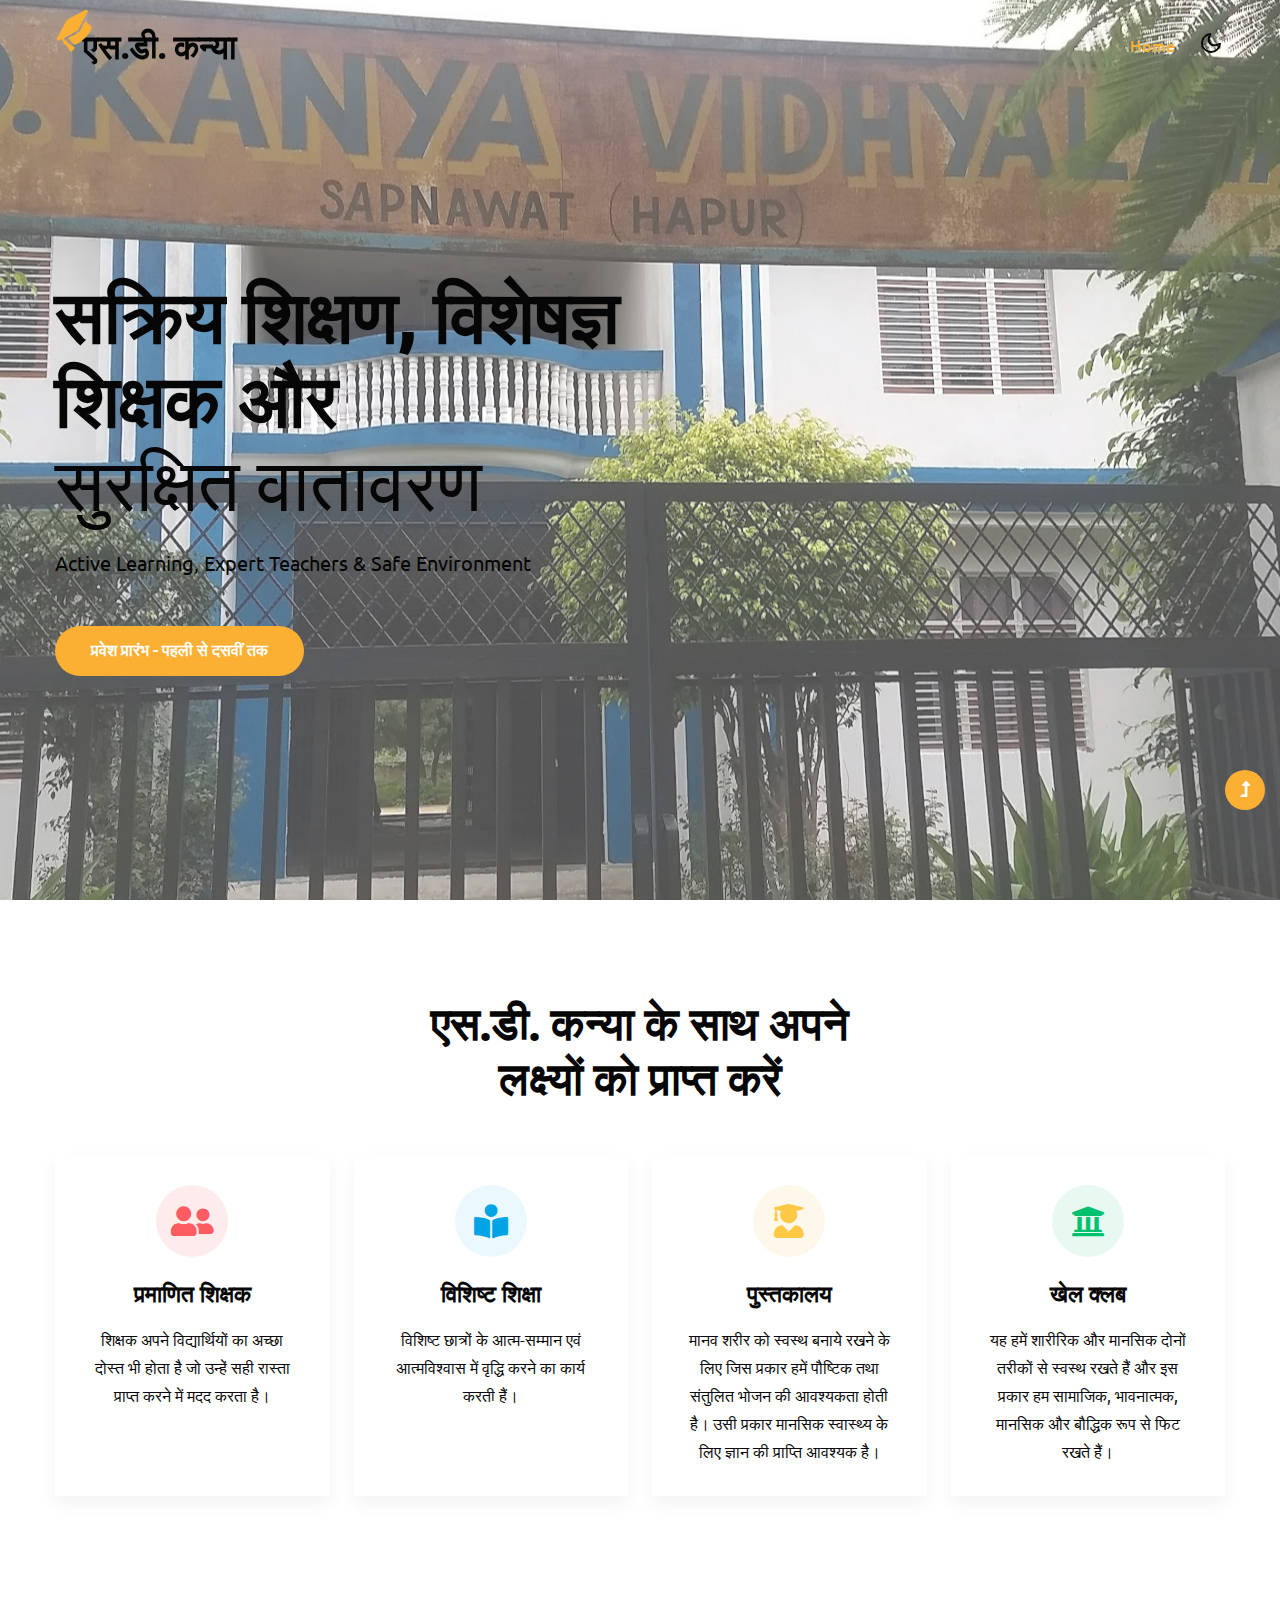
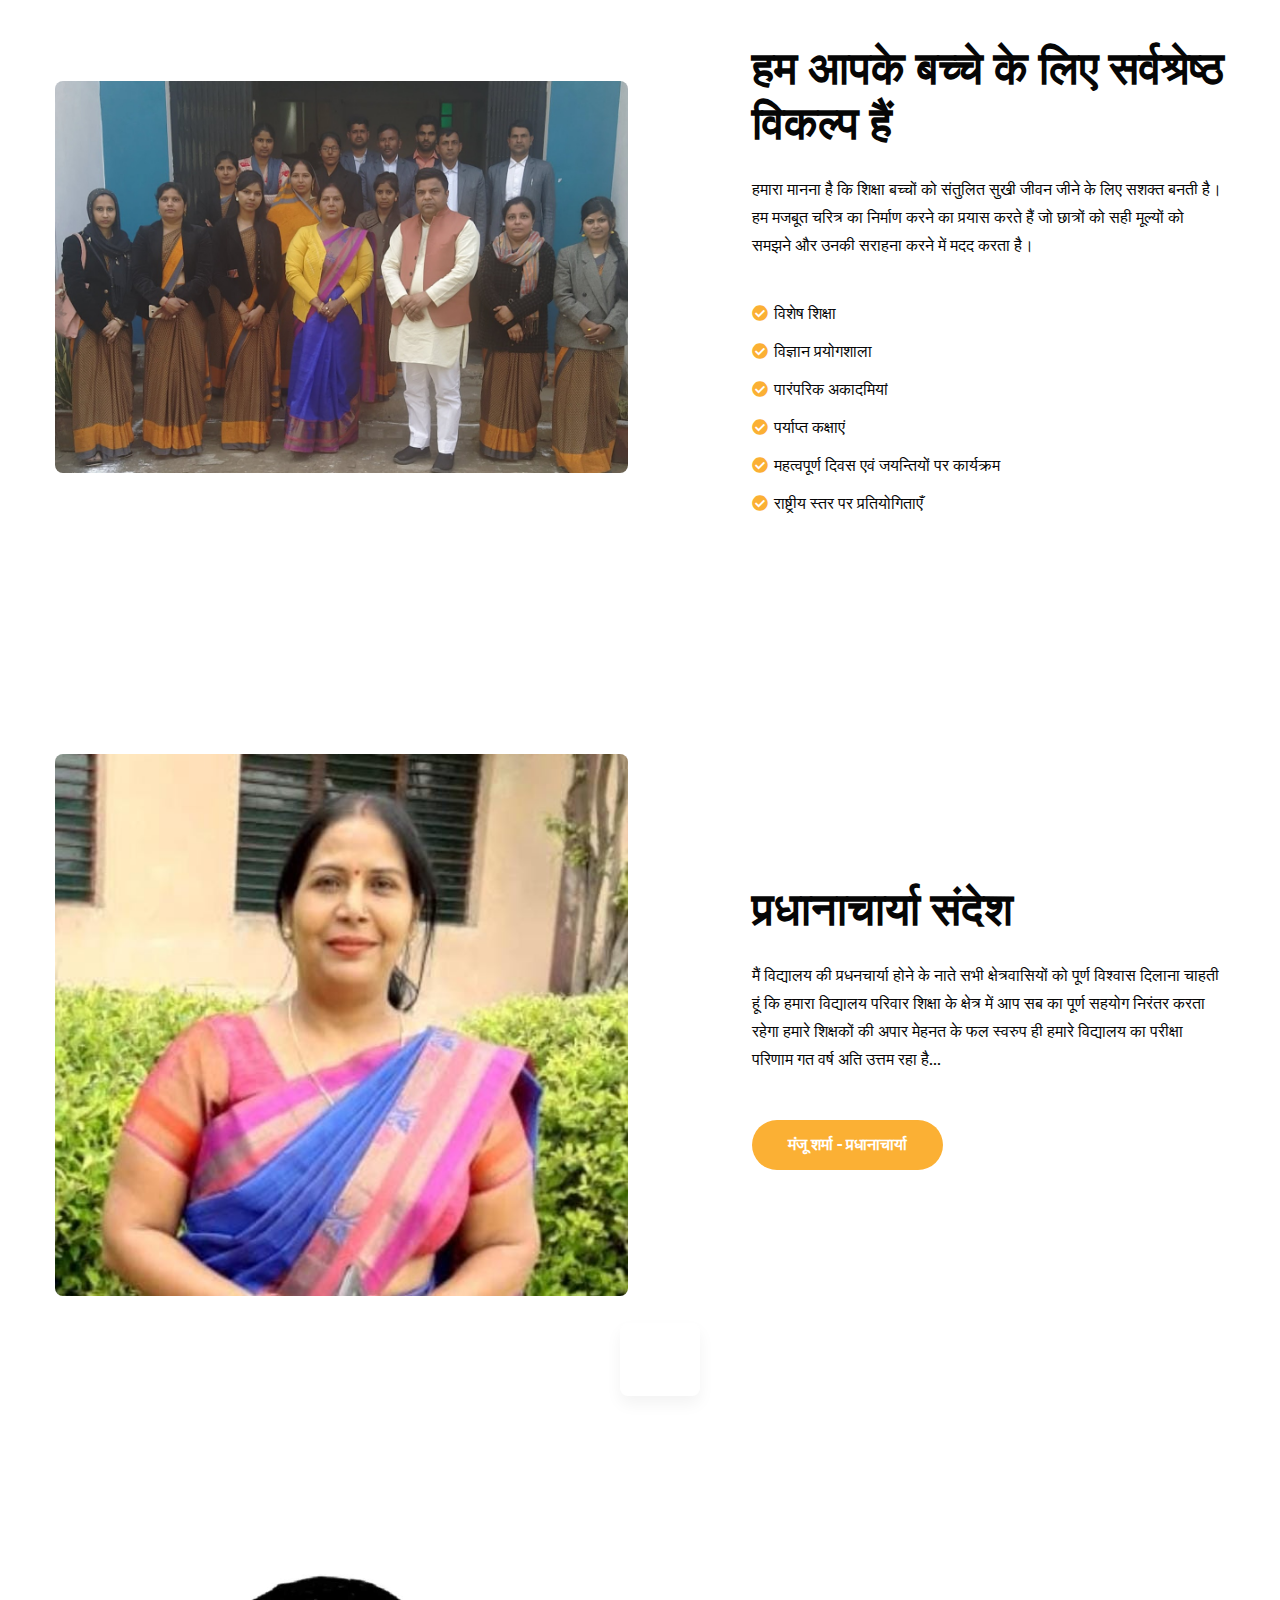
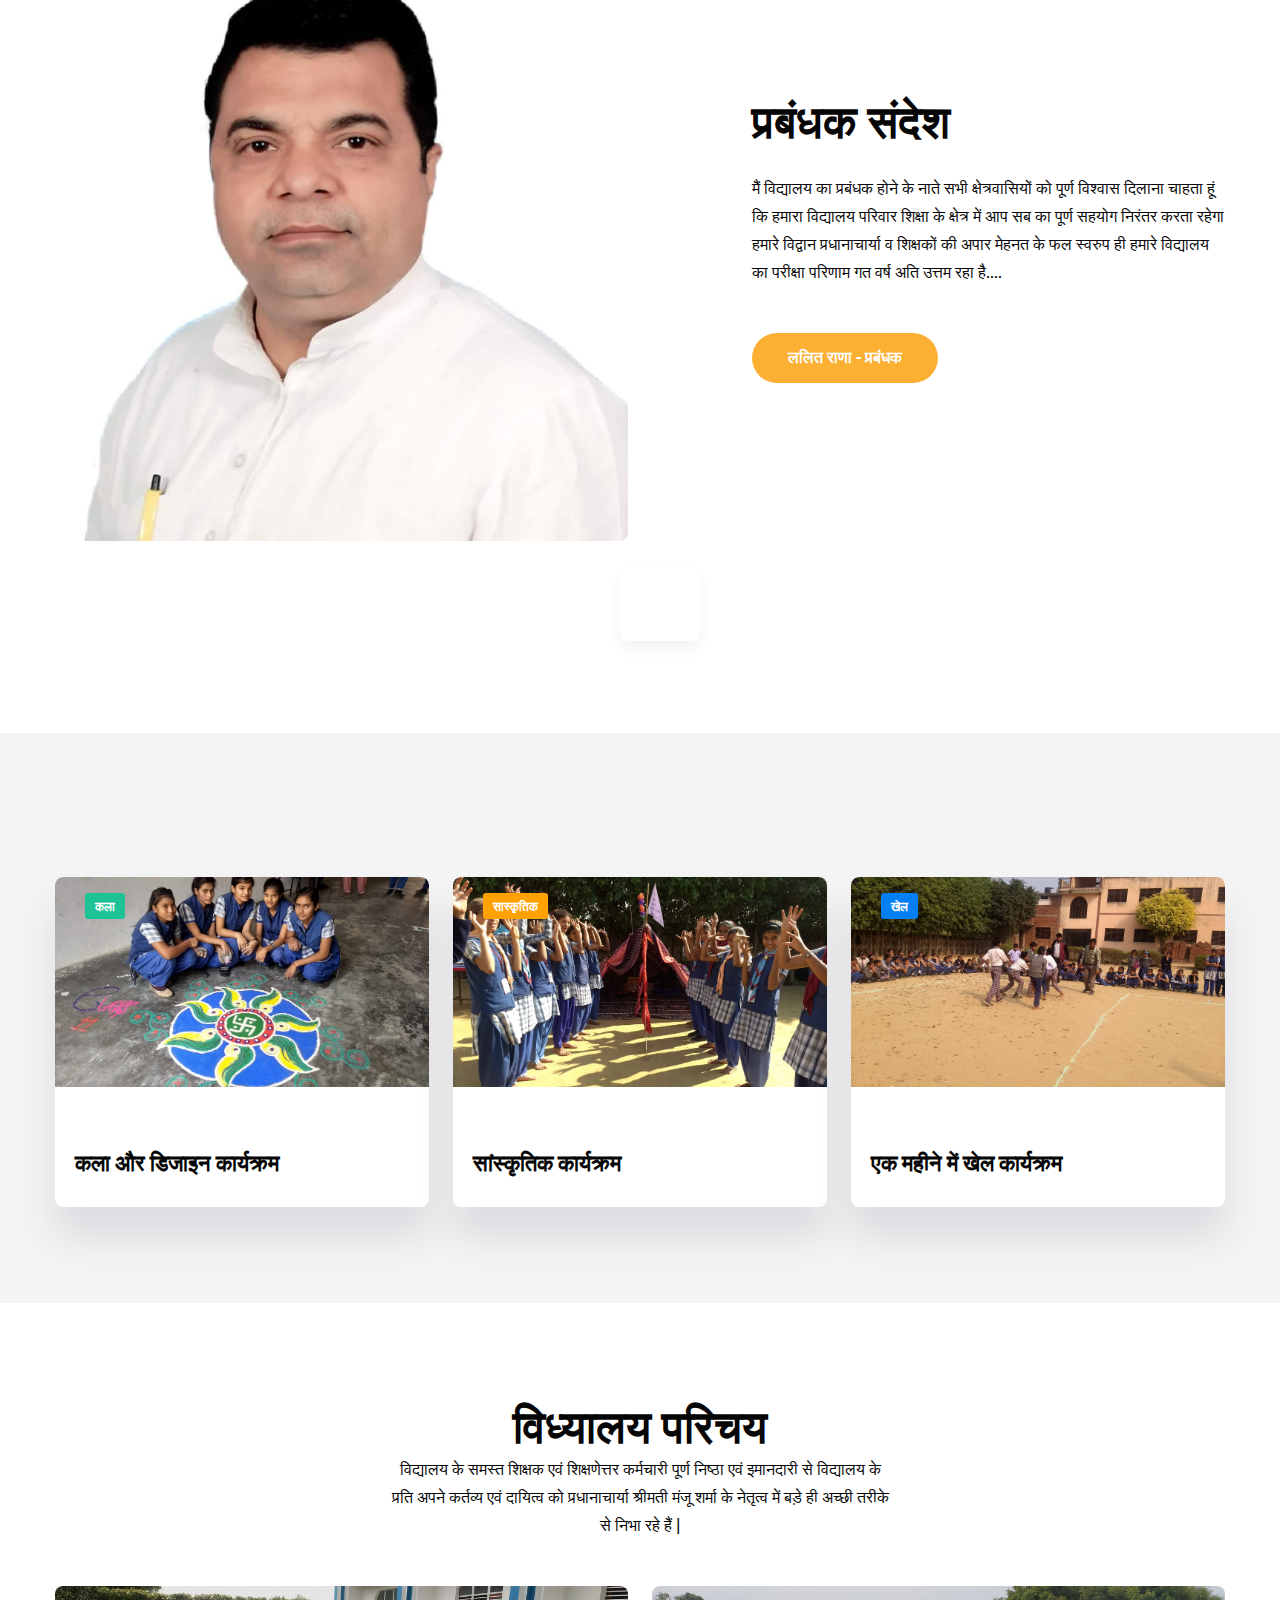
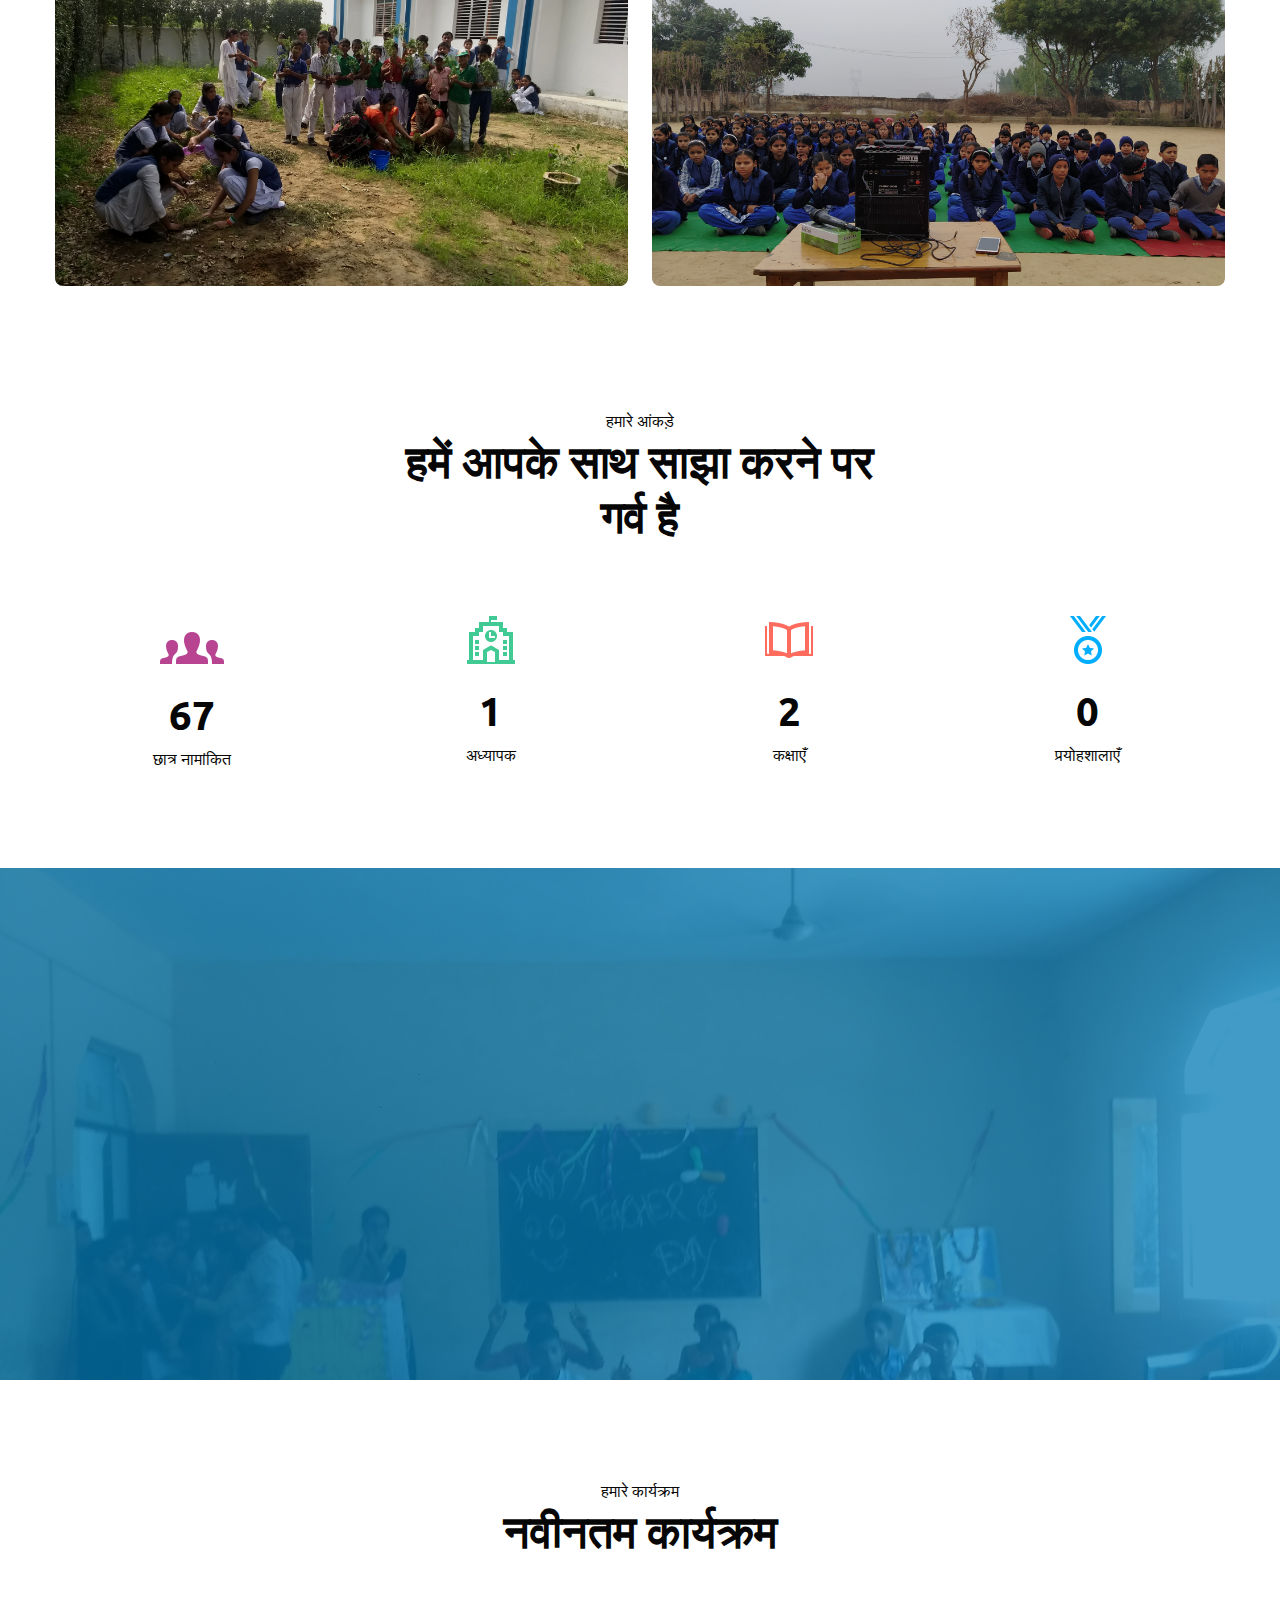
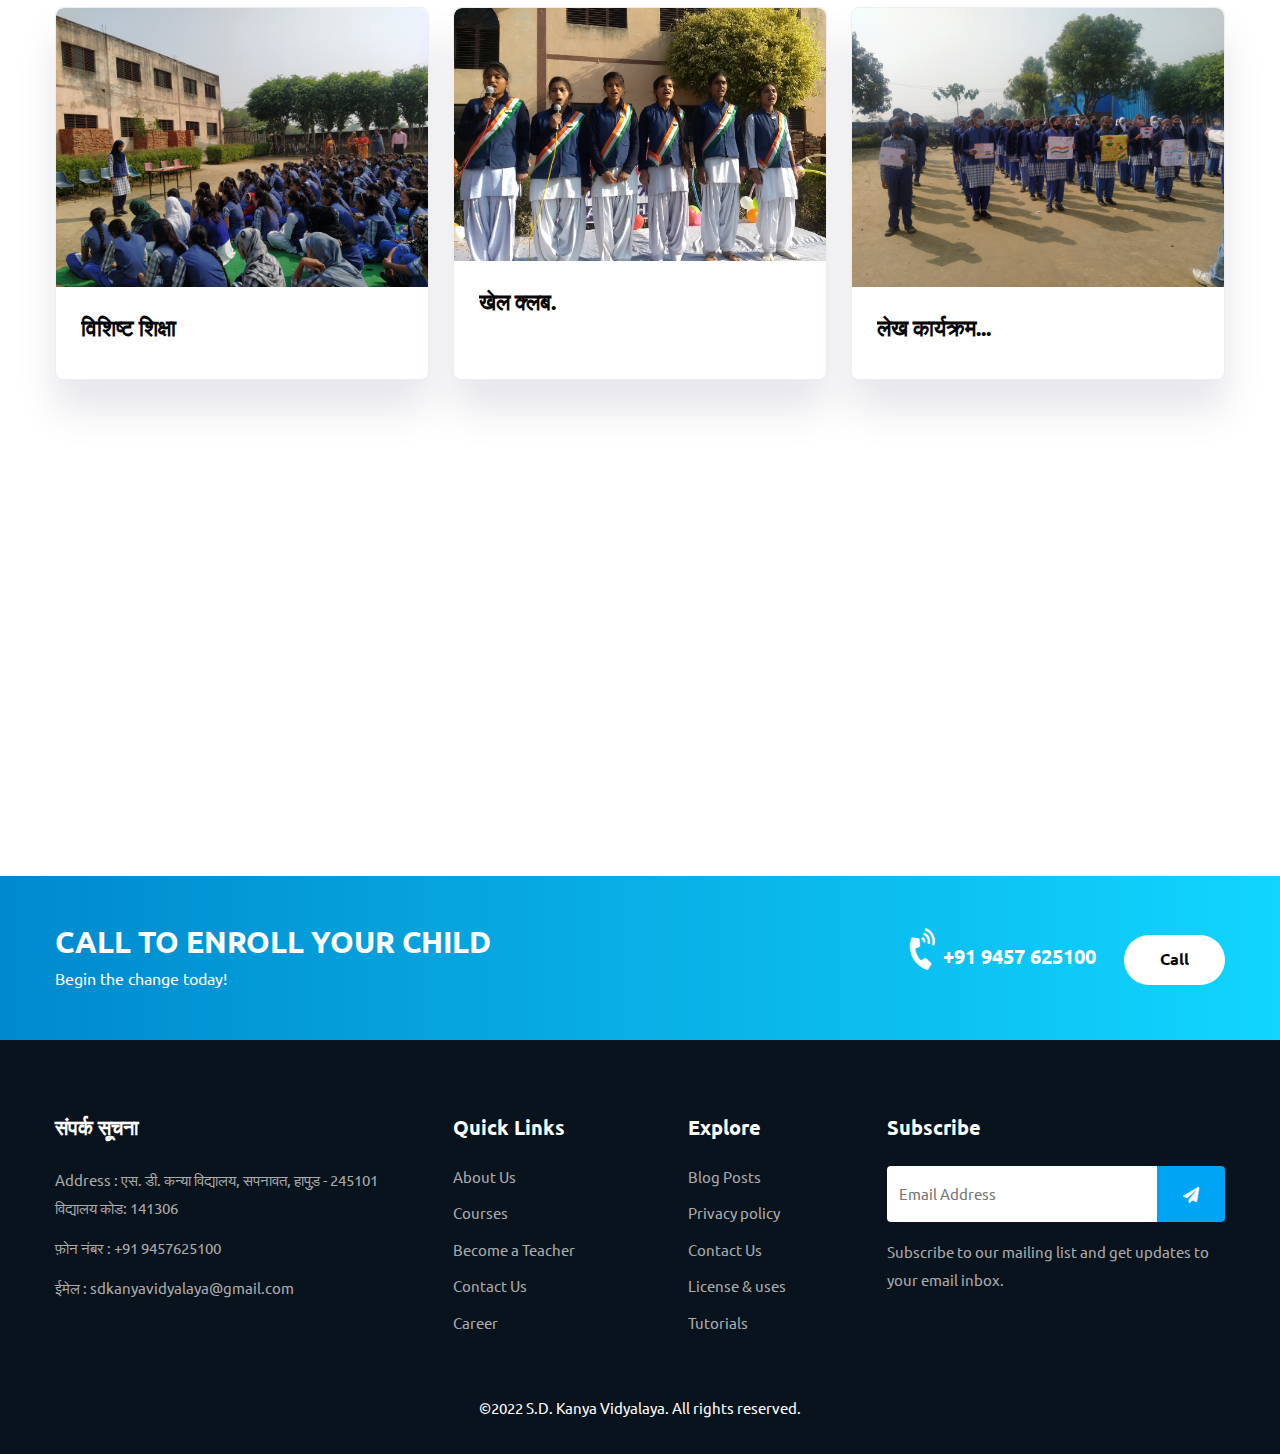
<file: index.html>
<!--
Author: W3layouts
Author URL: http://w3layouts.com
-->
<!doctype html>
<html lang="en">

<head>
    <!-- Required meta tags -->
    <meta charset="utf-8">
    <meta name="viewport" content="width=device-width, initial-scale=1">
    <title>एस.डी. कन्या</title>
    <!-- Google fonts -->
    <link href="//fonts.googleapis.com/css2?family=Ubuntu:wght@300;400;500;700&display=swap" rel="stylesheet">
    <!-- Template CSS Style link -->
    <link rel="stylesheet" href="assets/css/style-starter.css">
</head>

<body>
    <!-- header -->
    <header id="site-header" class="fixed-top">
        <div class="container">
            <nav class="navbar navbar-expand-lg navbar-light">
                <a class="navbar-brand" href="index.html"><i class="fas fa-graduation-cap"></i>एस.डी. कन्या
                </a>
                <button class="navbar-toggler collapsed" type="button" data-bs-toggle="collapse"
                    data-bs-target="#navbarScroll" aria-controls="navbarScroll" aria-expanded="false"
                    aria-label="Toggle navigation">
                    <span class="navbar-toggler-icon fa icon-expand fa-bars"></span>
                    <span class="navbar-toggler-icon fa icon-close fa-times"></span>
                </button>
                <div class="collapse navbar-collapse" id="navbarScroll">
                    <ul class="navbar-nav ms-auto my-2 my-lg-0 navbar-nav-scroll">
                        <li class="nav-item">
                            <a class="nav-link active" aria-current="page" href="index.html">Home</a>
                        </li>
                        <!-- <li class="nav-item">
                            <a class="nav-link" href="courses.html">Courses</a>
                        </li> -->
                        <!-- <li class="nav-item">
                            <a class="nav-link" href="contact.html">Contact</a>
                        </li> -->
                    </ul>
                    <!-- search-right -->
                    <!-- <div class="header-search position-relative">
                        <div class="search-right mx-lg-2">
                            <a href="#search" class="btn search-btn p-0" title="search">
                                <i class="fas fa-search"></i></a>
                            <!-- search popup -->
                            <!-- <div id="search" class="pop-overlay">
                                <div class="popup">
                                    <form action="#search" method="GET" class="search-box">
                                        <input type="search" placeholder="Enter Keyword..." name="search"
                                            required="required" autofocus="">
                                        <button type="submit" class="btn"><span class="fas fa-search"
                                                aria-hidden="true"></span></button>
                                    </form>
                                </div>
                                <a class="close" href="#close">×</a>
                            </div> -->
                            <!-- //search popup -->
                        <!-- </div>
                    </div>  -->
                    <!--//search-right-->
                </div>
                <!-- toggle switch for light and dark theme -->
                <div class="cont-ser-position">
                    <nav class="navigation">
                        <div class="theme-switch-wrapper">
                            <label class="theme-switch" for="checkbox">
                                <input type="checkbox" id="checkbox">
                                <div class="mode-container">
                                    <i class="gg-sun"></i>
                                    <i class="gg-moon"></i>
                                </div>
                            </label>
                        </div>
                    </nav>
                </div>
                <!-- //toggle switch for light and dark theme -->
            </nav>
        </div>
    </header>
    <!-- //header -->

    <!-- banner section -->
    <section id="home" class="w3l-banner py-5">
        <div class="banner-content">
            <div class="container py-4">
                <div class="row align-items-center pt-sm-5 pt-4">
                    <div class="col-md-6">
                        <h3 class="mb-lg-4 mb-3">सक्रिय शिक्षण, विशेषज्ञ शिक्षक और<span class="d-block">सुरक्षित वातावरण</span>
                        </h3>
                        <p class="banner-sub">Active Learning, Expert Teachers & Safe Environment</p>
                        <div class="d-flex align-items-center buttons-banner">
                            <a href="contact.html" class="btn btn-style mt-lg-5 mt-4">प्रवेश प्रारंभ - पहली से दसवीं तक</a>
                        </div>
                    </div>
                    <!-- <div class="col-md-6 right-banner-2 text-end position-relative mt-md-0 mt-5">
                        <div class="sub-banner-image mx-auto">
                            <img src="assets/images/school/IMG_20190126_095150467.jpg" class="img-fluid position-relative" alt=" ">
                        </div>
                        <div class="banner-style-1 position-absolute">
                            <div class="banner-style-2 position-relative">
                                <h4>Back to School</h4>
                            </div>
                        </div>
                    </div> -->
                </div>
            </div>
        </div>
    </section>
    <!-- //banner section -->

    <!-- home 4grids block -->
    <section class="services-w3l-block py-5" id="features">
        <div class="container py-md-5 py-4">
            <div class="title-main text-center mx-auto mb-md-5 mb-4" style="max-width:500px;">
                <!-- <p class="text-uppercase">Best Features</p> -->
                <h3 class="title-style">एस.डी. कन्या के साथ अपने लक्ष्यों को प्राप्त करें</h3>
            </div>
            <div class="row">
                <div class="col-md-6 col-lg-3 d-flex align-items-stretch">
                    <div class="icon-box icon-box-clr-1">
                        <div class="icon"><i class="fas fa-user-friends"></i></div>
                        <h4 class="title"><a href="#about">प्रमाणित शिक्षक</a></h4>
                        <p>शिक्षक अपने विद्यार्थियों का अच्छा दोस्त भी होता है जो उन्हें सही रास्ता प्राप्त करने में मदद करता है।</p>
                    </div>
                </div>
                <div class="col-md-6 col-lg-3 d-flex align-items-stretch mt-md-0 mt-4">
                    <div class="icon-box icon-box-clr-2">
                        <div class="icon"><i class="fas fa-book-reader"></i></div>
                        <h4 class="title"><a href="#about">विशिष्ट शिक्षा</a></h4>
                        <p>विशिष्ट छात्रों के आत्म-सम्मान एवं आत्मविश्वास में वृद्धि करने का कार्य करती हैं।</p>
                    </div>
                </div>
                <div class="col-md-6 col-lg-3 d-flex align-items-stretch mt-lg-0 mt-4">
                    <div class="icon-box icon-box-clr-3">
                        <div class="icon"><i class="fas fa-user-graduate"></i></div>
                        <h4 class="title"><a href="#about">पुस्तकालय</a></h4>
                        <p>मानव शरीर को स्वस्थ बनाये रखने के लिए जिस प्रकार हमें पौष्टिक तथा संतुलित भोजन की आवश्यकता होती है। उसी प्रकार मानसिक स्वास्थ्य के लिए ज्ञान की प्राप्ति आवश्यक है।</p>
                    </div>
                </div>
                <div class="col-md-6 col-lg-3 d-flex align-items-stretch mt-lg-0 mt-4">
                    <div class="icon-box icon-box-clr-4">
                        <div class="icon"><i class="fas fa-university"></i></div>
                        <h4 class="title"><a href="#about">खेल क्लब</a></h4>
                        <p>यह हमें शारीरिक और मानसिक दोनों तरीकों से स्वस्थ रखते हैं और इस प्रकार हम सामाजिक, भावनात्मक, मानसिक और बौद्धिक रूप से फिट रखते हैं।</p>
                    </div>
                </div>
            </div>
        </div>
    </section>
    <!-- home 4grids block -->

    <!-- home image with content block -->
    <section class="w3l-servicesblock pt-lg-5 pt-4 pb-5 mb-lg-5" id="about">
        <div class="container pb-md-5 pb-4">
            <div class="row pb-xl-5 align-items-center">
                <div class="col-lg-6 position-relative home-block-3-left pb-lg-0 pb-5">
                    <div class="position-relative">
                        <img src="assets/images/school/staff.jpeg" alt="" class="img-fluid radius-image">
                    </div>
                    <!-- <div class="imginfo__box">
                        <h6 class="imginfo__title">Get an Appointment Today!</h6>
                        <p>Nemo enim ipsam oluptatem quia oluptas<br> sit aspernatur aut odit aut fugit. </p>
                        <a href="tel:http://1(800)7654321"><i class="fas fa-phone-alt"></i> 1-800-654-3210</a>
                    </div> -->
                </div>
                <div class="col-xl-5 col-lg-6 offset-xl-1 mt-lg-0 mt-5 pt-lg-0 pt-5">
                    <h3 class="title-style">हम आपके बच्चे के लिए सर्वश्रेष्ठ विकल्प हैं</h3>
                    <p class="mt-4">हमारा मानना ​​है कि शिक्षा बच्चों को संतुलित सुखी जीवन जीने के लिए सशक्त बनती है। हम मजबूत चरित्र का निर्माण करने का प्रयास करते हैं जो छात्रों को सही मूल्यों को समझने और उनकी सराहना करने में मदद करता है।</p>
                    <ul class="mt-4 list-style-lis pt-lg-1">
                        <li><i class="fas fa-check-circle"></i>विशेष शिक्षा</li>
                        <li><i class="fas fa-check-circle"></i>विज्ञान प्रयोगशाला</li>
                        <li><i class="fas fa-check-circle"></i>पारंपरिक अकादमियां</li>
                        <li><i class="fas fa-check-circle"></i>पर्याप्त कक्षाएं</li>
                        <li><i class="fas fa-check-circle"></i>महत्वपूर्ण दिवस एवं जयन्तियों पर कार्यक्रम</li>
                        <li><i class="fas fa-check-circle"></i>राष्ट्रीय स्तर पर प्रतियोगिताएँ</li>
                    </ul>
                    <!-- <a href="contact.html" class="btn btn-style mt-5">Apply Now</a> -->
                </div>
            </div>
        </div>
    </section>
    <!-- //home image with content block -->

       <!-- home image with content block -->
    <section class="w3l-servicesblock pt-lg-5 pt-4 pb-5 mb-lg-5" id="about">
        <div class="container pb-md-5 pb-4">
            <div class="row pb-xl-5 align-items-center">
                <div class="col-lg-6 position-relative home-block-3-left pb-lg-0 pb-5">
                    <div class="position-relative">
                        <img src="assets/images/school/principal.jpeg" alt="" class="img-fluid radius-image">
                    </div>
                    <div class="imginfo__box">
                        <!-- <h6 class="imginfo__title">प्रधनचार्या</h6> -->
                        <!-- <p>Nemo enim ipsam oluptatem quia oluptas<br> sit aspernatur aut odit aut fugit. </p> -->
                        <!-- <a href="tel:http://1(800)7654321"><i class="fas fa-phone-alt"></i> 1-800-654-3210</a> -->
                    </div>
                </div>
                <div class="col-xl-5 col-lg-6 offset-xl-1 mt-lg-0 mt-5 pt-lg-0 pt-5">
                    <h3 class="title-style">प्रधानाचार्या संदेश</h3>
                    <p class="mt-4">मैं विद्यालय की प्रधनचार्या होने के नाते सभी क्षेत्रवासियों को पूर्ण विश्वास दिलाना चाहती हूं 
                        कि हमारा विद्यालय परिवार शिक्षा के क्षेत्र में आप सब का पूर्ण सहयोग निरंतर करता रहेगा हमारे
                        शिक्षकों की अपार मेहनत के फल स्वरुप ही हमारे विद्यालय का परीक्षा परिणाम गत वर्ष अति उत्तम रहा है...</p>
                    <!-- <ul class="mt-4 list-style-lis pt-lg-1">
                        <li><i class="fas fa-check-circle"></i>विशेष शिक्षा</li>
                        <li><i class="fas fa-check-circle"></i>Access more then 100K online courses</li>
                        <li><i class="fas fa-check-circle"></i>पारंपरिक अकादमियां</li>
                    </ul> -->
                    <a href="contact.html" class="btn btn-style mt-5">मंजू शर्मा - प्रधानाचार्या</a>
                </div>
            </div>
        </div>
    </section>
    <!-- //home image with content block -->

       <!-- home image with content block -->
    <section class="w3l-servicesblock pt-lg-5 pt-4 pb-5 mb-lg-5" id="about">
        <div class="container pb-md-5 pb-4">
            <div class="row pb-xl-5 align-items-center">
                <div class="col-lg-6 position-relative home-block-3-left pb-lg-0 pb-5">
                    <div class="position-relative">
                        <img src="assets/images/school/manager.jpeg" alt="" class="img-fluid radius-image">
                    </div>
                    <div class="imginfo__box">
                        <!-- <h6 class="imginfo__title">प्रधनचार्या</h6> -->
                        <!-- <p>Nemo enim ipsam oluptatem quia oluptas<br> sit aspernatur aut odit aut fugit. </p> -->
                        <!-- <a href="tel:http://1(800)7654321"><i class="fas fa-phone-alt"></i> 1-800-654-3210</a> -->
                    </div>
                </div>
                <div class="col-xl-5 col-lg-6 offset-xl-1 mt-lg-0 mt-5 pt-lg-0 pt-5">
                    <h3 class="title-style">प्रबंधक संदेश</h3>
                    <p class="mt-4">मैं विद्यालय का प्रबंधक होने के नाते सभी क्षेत्रवासियों को पूर्ण विश्वास दिलाना चाहता हूं 
                        कि हमारा विद्यालय परिवार शिक्षा के क्षेत्र में आप सब का पूर्ण सहयोग निरंतर करता रहेगा हमारे विद्वान प्रधानाचार्या व 
                        शिक्षकों की अपार मेहनत के फल स्वरुप ही हमारे विद्यालय का परीक्षा परिणाम गत वर्ष अति उत्तम रहा है....</p>
                    <!-- <ul class="mt-4 list-style-lis pt-lg-1">
                        <li><i class="fas fa-check-circle"></i>विशेष शिक्षा</li>
                        <li><i class="fas fa-check-circle"></i>Access more then 100K online courses</li>
                        <li><i class="fas fa-check-circle"></i>पारंपरिक अकादमियां</li>
                    </ul> -->
                    <a href="contact.html" class="btn btn-style mt-5">ललित राणा - प्रबंधक</a>
                </div>
            </div>
        </div>
    </section>
    <!-- //home image with content block -->


    <!-- courses section -->
    <div class="w3l-grids-block-5 home-course-bg py-5" id="courses">
        <div class="container py-md-5 py-4">
            <div class="title-main text-center mx-auto mb-md-5 mb-4" style="max-width:500px;">
                <!-- <p class="text-uppercase">Best Courses</p> -->
                <!-- <h3 class="title-style">Find The Right Course For You</h3> -->
            </div>
            <div class="row justify-content-center">
                <div class="col-lg-4 col-md-6">
                    <div class="coursecard-single">
                        <div class="grids5-info position-relative">
                            <img src="assets/images/school/rangoli.jpg" alt="" class="img-fluid" />
                            <div class="meta-list">
                                <a href="courses.html">कला</a>
                            </div>
                        </div>
                        <div class="content-main-top">
                            <div class="content-top mb-4 mt-3">
                                <ul class="list-unstyled d-flex align-items-center justify-content-between">
                                    <!-- <li> <i class="fas fa-book-open"></i> 43 Lesson</li>
                                    <li> <i class="fas fa-star"></i> 4.5</li> -->
                                </ul>
                            </div>
                            <h4><a href="courses.html">कला और डिजाइन कार्यक्रम</a></h4>
                            <!-- <p>Rangoli Competition.</p> -->
                            <!-- <div class="top-content-border d-flex align-items-center justify-content-between mt-4 pt-4">
                                <h6>$42.00</h6>
                                <a class="btn btn-style-primary" href="courses.html">Know Details<i
                                        class="fas fa-arrow-right"></i></a>
                            </div> -->
                        </div>
                    </div>
                </div>
                <div class="col-lg-4 col-md-6 mt-md-0 mt-4">
                    <div class="coursecard-single">
                        <div class="grids5-info position-relative">
                            <img src="assets/images/school/scout.jpg" alt="" class="img-fluid" />
                            <div class="meta-list">
                                <a href="courses.html" class="sec-2">सांस्कृतिक</a>
                            </div>
                        </div>
                        <div class="content-main-top">
                            <div class="content-top mb-4 mt-3">
                                <ul class="list-unstyled d-flex align-items-center justify-content-between">
                                    <!-- <li> <i class="fas fa-book-open"></i> 72 Lesson</li>
                                    <li> <i class="fas fa-star"></i> 4.3</li> -->
                                </ul>
                            </div>
                            <h4><a href="courses.html">सांस्कृतिक कार्यक्रम</a></h4>
                            <!-- <p>Scout Camp.</p> -->
                            <!-- <div class="top-content-border d-flex align-items-center justify-content-between mt-4 pt-4">
                                <h6>$36.00</h6>
                                <a class="btn btn-style-primary" href="courses.html">Know Details<i
                                        class="fas fa-arrow-right"></i></a>
                            </div> -->
                        </div>
                    </div>
                </div>
                <div class="col-lg-4 col-md-6 mt-lg-0 mt-4">
                    <div class="coursecard-single">
                        <div class="grids5-info position-relative">
                            <img src="assets/images/school/kabadi.jpg" alt="" class="img-fluid" />
                            <div class="meta-list">
                                <a href="courses.html" class="sec-3">खेल</a>
                            </div>
                        </div>
                        <div class="content-main-top">
                            <div class="content-top mb-4 mt-3">
                                <ul class="list-unstyled d-flex align-items-center justify-content-between">
                                    <!-- <li> <i class="fas fa-book-open"></i> 14 Lesson</li>
                                    <li> <i class="fas fa-star"></i> 4.2</li> -->
                                </ul>
                            </div>
                            <h4><a href="courses.html">एक महीने में खेल कार्यक्रम</a></h4>
                            <!-- <p>Kabadi.</p> -->
                            <!-- <div class="top-content-border d-flex align-items-center justify-content-between mt-4 pt-4">
                                <h6>$30.00</h6>
                                <a class="btn btn-style-primary" href="courses.html">Know Details<i
                                        class="fas fa-arrow-right"></i></a>
                            </div> -->
                        </div>
                    </div>
                </div>
            </div>
            <!-- <div class="text-center mt-sm-5 mt-4 pt-sm-0 pt-1">
                <a class="btn btn-style btn-style-secondary mt-sm-3" href="courses.html">
                    Browse more courses</a>
            </div> -->
        </div>
    </div>
    <!-- //courses section -->

    <!-- why choose block -->
    <section class="w3l-service-1 py-5">
        <div class="container py-md-5 py-4">
            <div class="title-main text-center mx-auto mb-md-5 mb-4" style="max-width:500px;">
                
                <h3 class="title-style">विध्यालय परिचय</h3>
                <p class="text-uppercase">विद्यालय के समस्त शिक्षक एवं शिक्षणेत्तर कर्मचारी पूर्ण निष्ठा एवं इमानदारी से विद्यालय के प्रति अपने कर्तव्य एवं दायित्व को प्रधानाचार्या श्रीमती मंजू शर्मा के नेतृत्व में बड़े ही अच्छी तरीके से निभा रहे हैं |</p>
            </div>
            <div class="row content23-col-2 text-center">
                <div class="col-md-6">
                    <div class="content23-grid content23-grid1">
                        <h4><a href="about.html"></a></h4>
                    </div>
                </div>
                <div class="col-md-6 mt-md-0 mt-4">
                    <div class="content23-grid content23-grid2">
                        <h4><a href="about.html"></a></h4>
                    </div>
                </div>
            </div>
        </div>
    </section>
    <!-- //why choose block -->

    <!-- stats block -->
    <section class="w3-stats pt-4 pb-5" id="stats">
        <div class="container pb-md-5 pb-4">
            <div class="title-main text-center mx-auto mb-md-5 mb-4" style="max-width:500px;">
                <p class="text-uppercase">हमारे आंकड़े</p>
                <h3 class="title-style">हमें आपके साथ साझा करने पर गर्व है</h3>
            </div>
            <div class="row text-center pt-4">
                <div class="col-md-3 col-6">
                    <div class="counter">
                        <img src="assets/images/icon-1.png" alt="" class="img-fluid">
                        <div class="timer count-title count-number mt-sm-1" data-to="580" data-speed="1500"></div>
                        <p class="count-text">छात्र नामांकित</p>
                    </div>
                </div>
                <div class="col-md-3 col-6">
                    <div class="counter">
                        <img src="assets/images/icon-2.png" alt="" class="img-fluid">
                        <div class="timer count-title count-number mt-3" data-to="12" data-speed="1500"></div>
                        <p class="count-text">अध्यापक</p>
                    </div>
                </div>
                <div class="col-md-3 col-6 mt-md-0 mt-5">
                    <div class="counter">
                        <img src="assets/images/icon-3.png" alt="" class="img-fluid">
                        <div class="timer count-title count-number mt-3" data-to="14" data-speed="1500"></div>
                        <p class="count-text">कक्षाएँ</p>
                    </div>
                </div>
                <div class="col-md-3 col-6 mt-md-0 mt-5">
                    <div class="counter">
                        <img src="assets/images/icon-4.png" alt="" class="img-fluid">
                        <div class="timer count-title count-number mt-3" data-to="1" data-speed="1500"></div>
                        <p class="count-text">प्रयोहशालाएँ</p>
                    </div>
                </div>
            </div>
        </div>
    </section>
    <!-- //stats block -->

    <!-- testimonials block -->
    <section class="w3l-index4 py-5" id="testimonials">
        <div class="container py-md-5 py-4">
            <div class=" text-center">
                <div class="clients-slider">
                    <div class="mask">
                        <ul>
                            <!-- <li class="anim1">
                                <img src="assets/images/school/principal.jpeg" class="img-fluid rounded-circle"
                                    alt="client image" />
                                <blockquote class="quote"><q>मैं विद्यालय की प्रधनचार्या होने के नाते सभी क्षेत्रवासियों को पूर्ण विश्वास दिलाना चाहता हूं 
                                    कि हमारा विद्यालय परिवार शिक्षा के क्षेत्र में आप सब का पूर्ण सहयोग निरंतर करता रहेगा हमारे विद्वान प्रधानाचार्या
                                     व शिक्षकों की अपार मेहनत के फल स्वरुप ही हमारे विद्यालय का परीक्षा परिणाम गत वर्ष अति उत्तम रहा है...
                                    </q> </blockquote>
                                <div class="source">- Manju Sharma (Principal)</div>
                            </li>

                            <li class="anim2">
                                <img src="assets/images//school/manager.jpeg" class="img-fluid rounded-circle"
                                    alt="client image" />
                                <blockquote class="quote"><q>मैं विद्यालय का प्रबंधक होने के नाते सभी क्षेत्रवासियों को पूर्ण विश्वास दिलाना चाहता हूं 
                                    कि हमारा विद्यालय परिवार शिक्षा के क्षेत्र में आप सब का पूर्ण सहयोग निरंतर करता रहेगा हमारे विद्वान
                                     प्रधानाचार्या व शिक्षकों की अपार मेहनत के फल स्वरुप ही हमारे विद्यालय का परीक्षा परिणाम गत वर्ष अति उत्तम रहा है...
                                    </q> </blockquote>
                                <div class="source">- Lalit Rana (Manager)</div>
                            </li> -->
                            <!-- <li class="anim3">
                                <img src="assets/images/testi3.jpg" class="img-fluid rounded-circle "
                                    alt="client image" />
                                <blockquote class="quote"><q>Lorem ipsum dolor sit amet, consectetur adipiscing
                                        elit, sed do
                                        eiusmod tempor incididunt ut labore et dolore magna aliqua. Ut enim ad minim
                                        veniam,
                                        quis nostrud exercitation.
                                    </q> </blockquote>
                                <div class="source">- Anna Sth</div>
                            </li>
                            <li class="anim4">
                                <img src="assets/images/testi1.jpg" class="img-fluid rounded-circle"
                                    alt="client image" />
                                <blockquote class="quote"><q>Duis aute irure dolor in reprehenderit in voluptate
                                        velit esse
                                        cillum dolore eu. Excepteur sint occaecat cupidatat
                                        non proident, sunt in culpa qui officia deserunt mollit anim id est
                                        laborum.
                                    </q> </blockquote>
                                <div class="source">- Gail For</div>
                            </li>
                            <li class="anim5">
                                <img src="assets/images/testi2.jpg" class="img-fluid rounded-circle"
                                    alt="client image" />
                                <blockquote class="quote"><q>Lorem ipsum dolor sit amet, consectetur adipiscing
                                        elit, sed do
                                        eiusmod tempor incididunt ut labore et dolore magna aliqua. Ut enim ad minim
                                        veniam,
                                        quis nostrud exercitation.
                                    </q> </blockquote>
                                <div class="source">- Boye Fra</div>
                            </li> -->
                        </ul>
                    </div>
                </div>
            </div>
        </div>
    </section>
    <!-- //testimonials block -->

    <!-- blog block -->
    <div class="w3l-blog-block-5 py-5" id="blog">
        <div class="container py-md-5 py-4">
            <div class="title-main text-center mx-auto mb-md-5 mb-4" style="max-width:500px;">
                <p class="text-uppercase">हमारे कार्यक्रम</p>
                <h3 class="title-style">नवीनतम <span>कार्यक्रम</span></h3>
            </div>
            <div class="row justify-content-center">
                <div class="col-lg-4 col-md-6">
                    <div class="blog-card-single">
                        <div class="grids5-info">
                            <a href="#blog"><img src="assets/images/school/student.jpg" alt="" /></a>
                            <div class="blog-info">
                                <h4><a href="#blog">विशिष्ट शिक्षा</a></h4>
                                <!-- <p>Sed do eiusmod tempor incididunt ut labore et dolore magna aliqua, sunt inc
                                    officia deserunt.</p>
                                <div class="d-flex align-items-center justify-content-between mt-4">
                                    <a class="d-flex align-items-center" href="#blog" title="23k followers">
                                        <img class="img-fluid" src="assets/images/testi2.jpg" alt="admin"
                                            style="max-width:40px"> <span class="small ms-2">Eetey Cruis</span>
                                    </a>
                                    <p class="date-text"><i class="far fa-calendar-alt me-1"></i>Oct 06, 2021</p>
                                </div> -->
                            </div>
                        </div>
                    </div>
                </div>
                <div class="col-lg-4 col-md-6 mt-md-0 mt-4">
                    <div class="blog-card-single">
                        <div class="grids5-info">
                            <a href="#blog"><img src="assets/images/school/anthem.jpeg" alt="" /></a>
                            <div class="blog-info">
                                <h4><a href="#blog">खेल क्लब.</a></h4>
                                <!-- <p>Sed do eiusmod tempor incididunt ut labore et dolore magna aliqua, sunt inc
                                    officia deserunt.</p>
                                <div class="d-flex align-items-center justify-content-between mt-4">
                                    <a class="d-flex align-items-center" href="#blog" title="23k followers">
                                        <img class="img-fluid" src="assets/images/testi1.jpg" alt="admin"
                                            style="max-width:40px"> <span class="small ms-2">Molive Joe</span>
                                    </a>
                                    <p class="date-text"><i class="far fa-calendar-alt me-1"></i>Oct 10, 2021</p>
                                </div> -->
                            </div>
                        </div>
                    </div>
                </div>
                <div class="col-lg-4 col-md-6 mt-lg-0 mt-4">
                    <div class="blog-card-single">
                        <div class="grids5-info">
                            <a href="#blog"><img src="assets/images/school/poster.jpg" alt="" /></a>
                            <div class="blog-info">
                                <h4><a href="#blog">लेख कार्यक्रम...</a></h4>
                                <!-- <p>Sed do eiusmod tempor incididunt ut labore et dolore magna aliqua, sunt inc
                                    officia deserunt.</p>
                                <div class="d-flex align-items-center justify-content-between mt-4">
                                    <a class="d-flex align-items-center" href="#blog" title="23k followers">
                                        <img class="img-fluid" src="assets/images/testi3.jpg" alt="admin"
                                            style="max-width:40px"> <span class="small ms-2">Turne Leo
                                        </span>
                                    </a>
                                    <p class="date-text"><i class="far fa-calendar-alt me-1"></i>Oct 12, 2021</p>
                                </div> -->
                            </div>
                        </div>
                    </div>
                </div>
            </div>
        </div>
    </div>
    <!-- //blog block -->

    <div class="map">
        <iframe src="https://www.google.com/maps/embed?pb=!1m18!1m12!1m3!1d1815.0572139614897!2d77.73677012264102!3d28.617112997191658!2m3!1f0!2f0!3f0!3m2!1i1024!2i768!4f13.1!3m3!1m2!1s0x0%3A0xb350558bbfff57cf!2zMjjCsDM3JzAxLjYiTiA3N8KwNDQnMTUuNSJF!5e1!3m2!1sen!2sin!4v1653676782797!5m2!1sen!2sin" 
            width="100%" height="400" frameborder="0" style="border: 0px;" allowfullscreen=""></iframe>
    </div>


    <!-- call block -->
    <section class="w3l-call-to-action-6">
        <div class="container py-md-5 py-sm-4 py-5">
            <div class="d-lg-flex align-items-center justify-content-between">
                <div class="left-content-call">
                    <h3 class="title-big">Call To Enroll Your Child</h3>
                    <p class="text-white mt-1">Begin the change today!</p>
                </div>
                <div class="right-content-call mt-lg-0 mt-4">
                    <ul class="buttons">
                        <li class="phone-sec me-lg-4"><i class="fas fa-phone-volume"></i>
                            <a class="call-style-w3" href="tel:+919457625100">+91 9457 625100</a>
                        </li>
                        <li><a href="contact.html" class="btn btn-style btn-style-2 mt-lg-0 mt-3">Call</a>
                        </li>
                    </ul>
                </div>
            </div>
        </div>
    </section>
    <!-- //call block -->
    
    <!-- footer block -->
    <footer class="w3l-footer-29-main">
        <div class="footer-29 pt-5 pb-4">
            <div class="container pt-md-4">
                <div class="row footer-top-29">
                    <div class="col-lg-4 col-md-6 footer-list-29">
                        <h6 class="footer-title-29">संपर्क सूचना </h6>
                        <p class="mb-2 pe-xl-5">Address : एस. डी. कन्या विद्यालय, सपनावत, हापुड़ - 245101<br>विद्यालय कोड: 141306
                        </p>
                        <p class="mb-2">फ़ोन नंबर : <a href="tel:+91 9457625100">+91 9457625100</a></p>
                        <p class="mb-2">ईमेल : <a href="mailto:sdkanyavidyalaya@gmail.com">sdkanyavidyalaya@gmail.com</a></p>
                    </div>
                    <div class="col-lg-2 col-md-3 col-6 footer-list-29 mt-md-0 mt-4">
                        <ul>
                            <h6 class="footer-title-29">Quick Links</h6>
                            <li><a href="about.html">About Us</a></li>
                            <li><a href="courses.html">Courses</a></li>
                            <li><a href="#become-teacher">Become a Teacher</a></li>
                            <li><a href="contact.html">Contact Us</a></li>
                            <li><a href="#career">Career</a></li>
                        </ul>
                    </div>
                    <div class="col-lg-2 col-md-3 col-6 ps-lg-5 ps-lg-4 footer-list-29 mt-md-0 mt-4">
                        <ul>
                            <h6 class="footer-title-29">Explore</h6>
                            <li><a href="#blog">Blog Posts</a></li>
                            <li><a href="#privacy">Privacy policy</a></li>
                            <li><a href="contact.html">Contact Us</a></li>
                            <li><a href="#license">License & uses</a></li>
                            <li><a href="#tutorials">Tutorials</a></li>
                        </ul>
                    </div>
                    <div class="col-lg-4 col-md-6 col-sm-8 footer-list-29 mt-lg-0 mt-4 ps-lg-5">
                        <h6 class="footer-title-29">Subscribe</h6>
                        <form action="#" class="subscribe d-flex" method="post">
                            <input type="email" name="email" placeholder="Email Address" required="">
                            <button class="button-style"><span class="fa fa-paper-plane"
                                    aria-hidden="true"></span></button>
                        </form>
                        <p class="mt-3">Subscribe to our mailing list and get updates to your email inbox.</p>
                    </div>
                </div>
                <!-- copyright -->
                <p class="copy-footer-29 text-center pt-lg-2 mt-5 pb-2">©2022 S.D. Kanya Vidyalaya. All rights reserved. 
                    <!-- Design by <a href="https://w3layouts.com/" target="_blank">W3Layouts</a> -->
                </p>
                <!-- //copyright -->
            </div>
        </div>
    </footer>
    <!-- //footer block -->

    <!-- Js scripts -->
    <!-- move top -->
    <button onclick="topFunction()" id="movetop" title="Go to top">
        <span class="fas fa-level-up-alt" aria-hidden="true"></span>
    </button>
    <script>
        // When the user scrolls down 20px from the top of the document, show the button
        window.onscroll = function () {
            scrollFunction()
        };

        function scrollFunction() {
            if (document.body.scrollTop > 20 || document.documentElement.scrollTop > 20) {
                document.getElementById("movetop").style.display = "block";
            } else {
                document.getElementById("movetop").style.display = "none";
            }
        }

        // When the user clicks on the button, scroll to the top of the document
        function topFunction() {
            document.body.scrollTop = 0;
            document.documentElement.scrollTop = 0;
        }
    </script>
    <!-- //move top -->

    <!-- common jquery plugin -->
    <script src="assets/js/jquery-3.3.1.min.js"></script>
    <!-- //common jquery plugin -->

    <!-- /counter-->
    <script src="assets/js/counter.js"></script>
    <!-- //counter-->

    <!-- theme switch js (light and dark)-->
    <script src="assets/js/theme-change.js"></script>
    <!-- //theme switch js (light and dark)-->

    <!-- MENU-JS -->
    <script>
        $(window).on("scroll", function () {
            var scroll = $(window).scrollTop();

            if (scroll >= 80) {
                $("#site-header").addClass("nav-fixed");
            } else {
                $("#site-header").removeClass("nav-fixed");
            }
        });

        //Main navigation Active Class Add Remove
        $(".navbar-toggler").on("click", function () {
            $("header").toggleClass("active");
        });
        $(document).on("ready", function () {
            if ($(window).width() > 991) {
                $("header").removeClass("active");
            }
            $(window).on("resize", function () {
                if ($(window).width() > 991) {
                    $("header").removeClass("active");
                }
            });
        });
    </script>
    <!-- //MENU-JS -->

    <!-- disable body scroll which navbar is in active -->
    <script>
        $(function () {
            $('.navbar-toggler').click(function () {
                $('body').toggleClass('noscroll');
            })
        });
    </script>
    <!-- //disable body scroll which navbar is in active -->

    <!-- bootstrap -->
    <script src="assets/js/bootstrap.min.js"></script>
    <!-- //bootstrap -->
    <!-- //Js scripts -->
</body>

</html>
</file>
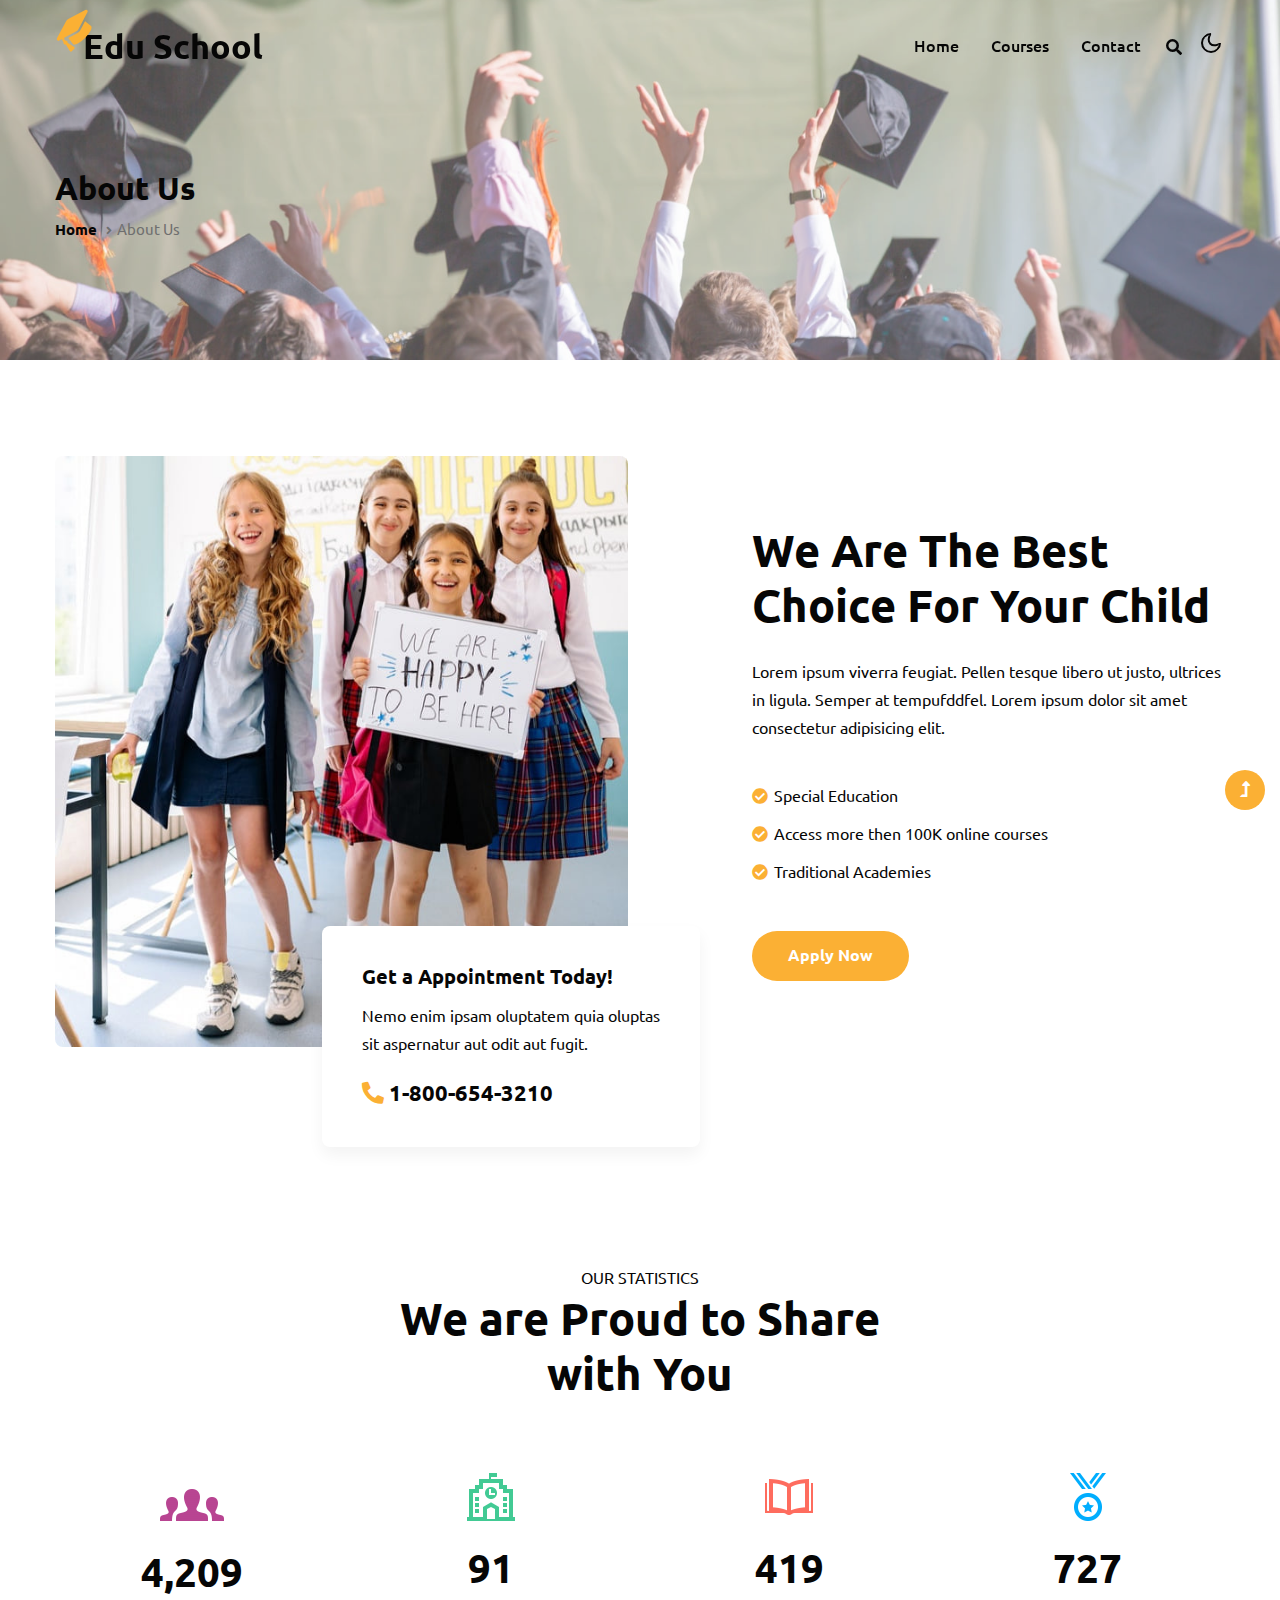
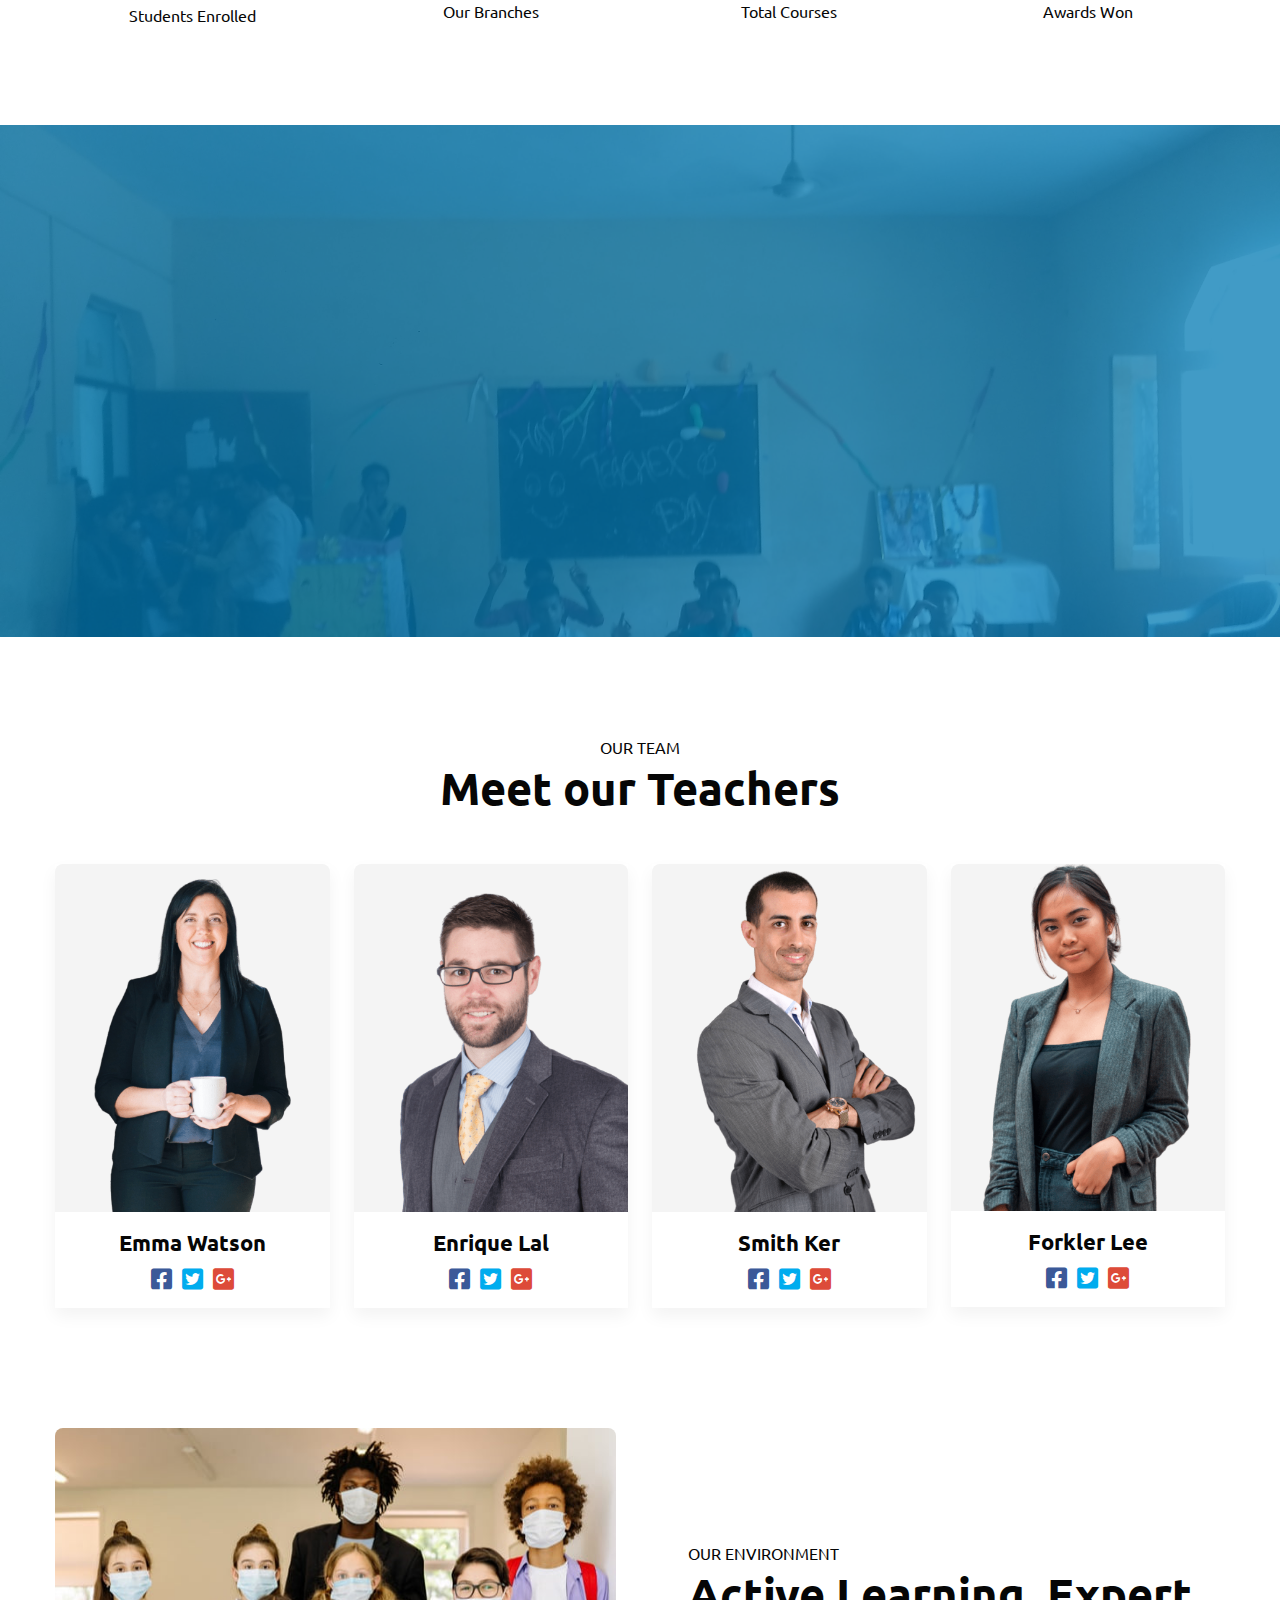
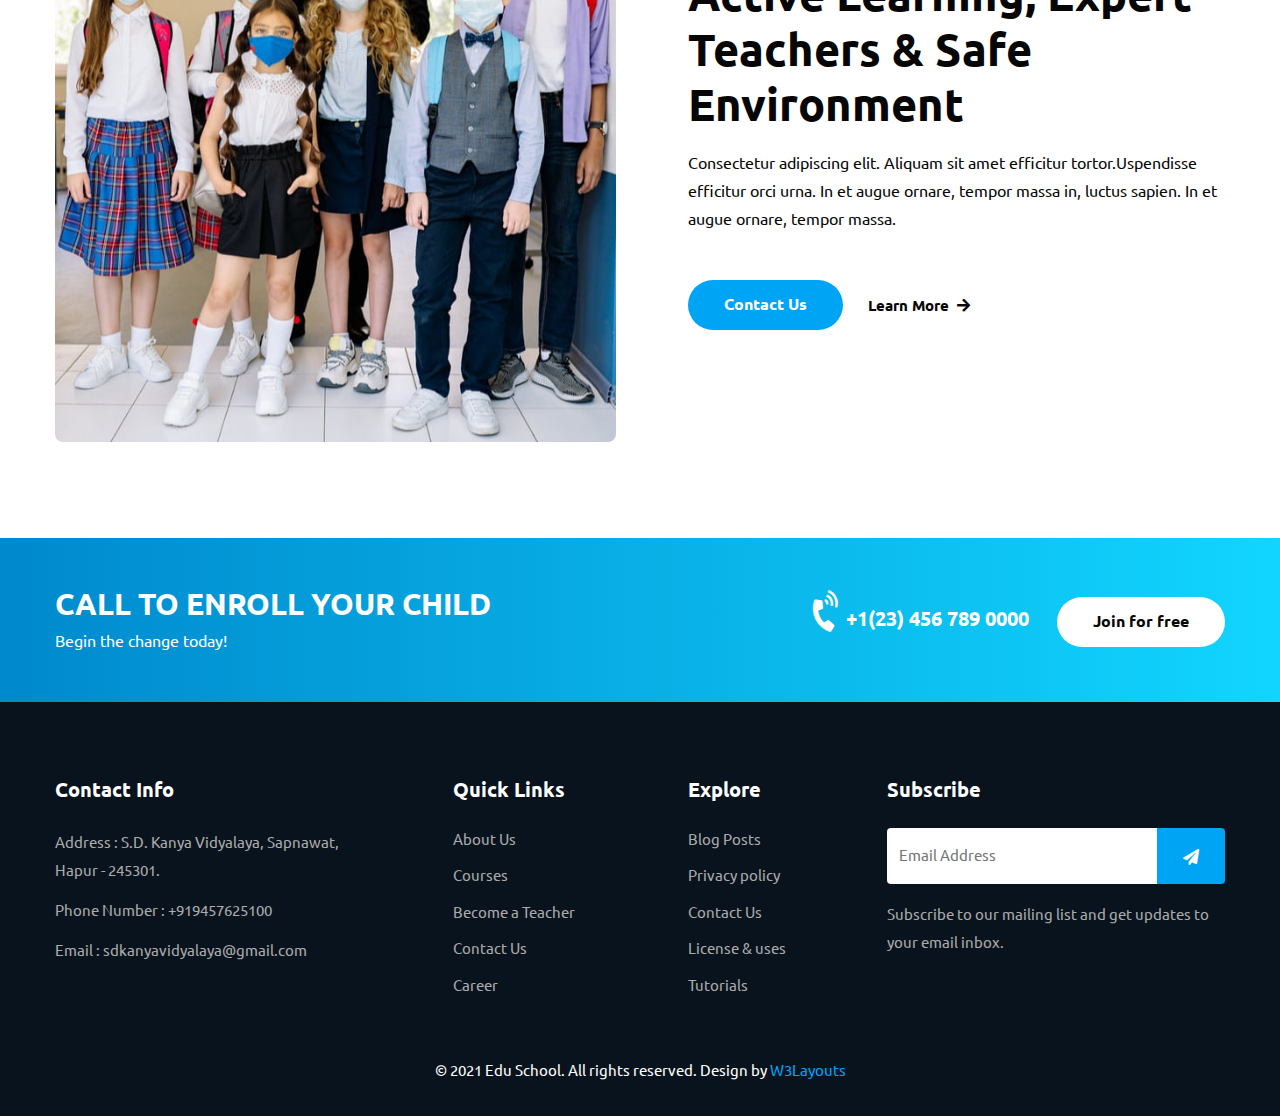
<file: about-1.html>
<!--
Author: W3layouts
Author URL: http://w3layouts.com
-->
<!doctype html>
<html lang="en">

<head>
    <!-- Required meta tags -->
    <meta charset="utf-8">
    <meta name="viewport" content="width=device-width, initial-scale=1">
    <title>Edu School - Education Category Bootstrap Responsive Website Template - About Us : W3Layouts</title>
    <!-- Google fonts -->
    <link href="//fonts.googleapis.com/css2?family=Ubuntu:wght@300;400;500;700&display=swap" rel="stylesheet">
    <!-- Template CSS Style link -->
    <link rel="stylesheet" href="assets/css/style-starter.css">
</head>

<body>
    <!-- header -->
    <header id="site-header" class="fixed-top">
        <div class="container">
            <nav class="navbar navbar-expand-lg navbar-light">
                <a class="navbar-brand" href="index.html"><i class="fas fa-graduation-cap"></i>Edu School
                </a>
                <button class="navbar-toggler collapsed" type="button" data-bs-toggle="collapse"
                    data-bs-target="#navbarScroll" aria-controls="navbarScroll" aria-expanded="false"
                    aria-label="Toggle navigation">
                    <span class="navbar-toggler-icon fa icon-expand fa-bars"></span>
                    <span class="navbar-toggler-icon fa icon-close fa-times"></span>
                </button>
                <div class="collapse navbar-collapse" id="navbarScroll">
                    <ul class="navbar-nav ms-auto my-2 my-lg-0 navbar-nav-scroll">
                        <li class="nav-item">
                            <a class="nav-link" aria-current="page" href="index.html">Home</a>
                        </li>
                        <li class="nav-item">
                            <a class="nav-link" href="courses.html">Courses</a>
                        </li>
                        <li class="nav-item">
                            <a class="nav-link" href="contact.html">Contact</a>
                        </li>
                    </ul>
                    <!-- search-right -->
                    <div class="header-search position-relative">
                        <div class="search-right mx-lg-2">
                            <a href="#search" class="btn search-btn p-0" title="search">
                                <i class="fas fa-search"></i></a>
                            <!-- search popup -->
                            <div id="search" class="pop-overlay">
                                <div class="popup">
                                    <form action="#search" method="GET" class="search-box">
                                        <input type="search" placeholder="Enter Keyword..." name="search"
                                            required="required" autofocus="">
                                        <button type="submit" class="btn"><span class="fas fa-search"
                                                aria-hidden="true"></span></button>
                                    </form>
                                </div>
                                <a class="close" href="#close">×</a>
                            </div>
                            <!-- //search popup -->
                        </div>
                    </div>
                    <!--//search-right-->
                </div>
                <!-- toggle switch for light and dark theme -->
                <div class="cont-ser-position">
                    <nav class="navigation">
                        <div class="theme-switch-wrapper">
                            <label class="theme-switch" for="checkbox">
                                <input type="checkbox" id="checkbox">
                                <div class="mode-container">
                                    <i class="gg-sun"></i>
                                    <i class="gg-moon"></i>
                                </div>
                            </label>
                        </div>
                    </nav>
                </div>
                <!-- //toggle switch for light and dark theme -->
            </nav>
        </div>
    </header>
    <!-- //header -->
	
	<!-- inner banner -->
    <section class="inner-banner py-5">
        <div class="w3l-breadcrumb py-lg-5">
            <div class="container pt-4 pb-sm-4">
                <h4 class="inner-text-title pt-5">About Us</h4>
                <ul class="breadcrumbs-custom-path">
                    <li><a href="index.html">Home</a></li>
                    <li class="active"><i class="fas fa-angle-right"></i>About Us</li>
                </ul>
            </div>
        </div>
    </section>
    <!-- //inner banner -->

    <!-- home image with content block -->
    <section class="w3l-servicesblock py-5 mb-lg-5" id="about">
        <div class="container py-md-5 py-4">
            <div class="row pb-xl-5 align-items-center">
                <div class="col-lg-6 position-relative home-block-3-left pb-lg-0 pb-5">
                    <div class="position-relative">
                        <img src="assets/images/img1.jpg" alt="" class="img-fluid radius-image">
                    </div>
                    <div class="imginfo__box">
                        <h6 class="imginfo__title">Get a Appointment Today!</h6>
                        <p>Nemo enim ipsam oluptatem quia oluptas<br> sit aspernatur aut odit aut fugit. </p>
                        <a href="tel:http://1(800)7654321"><i class="fas fa-phone-alt"></i> 1-800-654-3210</a>
                    </div>
                </div>
                <div class="col-xl-5 col-lg-6 offset-xl-1 mt-lg-0 mt-5 pt-lg-0 pt-5">
                    <h3 class="title-style">We Are The Best Choice For Your Child</h3>
                    <p class="mt-4">Lorem ipsum viverra feugiat. Pellen tesque libero ut justo,
                        ultrices in ligula. Semper at tempufddfel. Lorem ipsum dolor sit amet consectetur adipisicing
                        elit.</p>
                    <ul class="mt-4 list-style-lis pt-lg-1">
                        <li><i class="fas fa-check-circle"></i>Special Education</li>
                        <li><i class="fas fa-check-circle"></i>Access more then 100K online courses</li>
                        <li><i class="fas fa-check-circle"></i>Traditional Academies</li>
                    </ul>
                    <a href="contact.html" class="btn btn-style mt-5">Apply Now</a>
                </div>
            </div>
        </div>
    </section>
    <!-- //home image with content block -->

    <!-- stats block -->
    <section class="w3-stats pt-4 pb-5" id="stats">
        <div class="container pb-md-5 pb-4">
            <div class="title-main text-center mx-auto mb-md-5 mb-4" style="max-width:500px;">
                <p class="text-uppercase">Our Statistics</p>
                <h3 class="title-style">We are Proud to Share with You</h3>
            </div>
            <div class="row text-center pt-4">
                <div class="col-md-3 col-6">
                    <div class="counter">
                        <img src="assets/images/icon-1.png" alt="" class="img-fluid">
                        <div class="timer count-title count-number mt-sm-1" data-to="36076" data-speed="1500"></div>
                        <p class="count-text">Students Enrolled</p>
                    </div>
                </div>
                <div class="col-md-3 col-6">
                    <div class="counter">
                        <img src="assets/images/icon-2.png" alt="" class="img-fluid">
                        <div class="timer count-title count-number mt-3" data-to="786" data-speed="1500"></div>
                        <p class="count-text">Our Branches</p>
                    </div>
                </div>
                <div class="col-md-3 col-6 mt-md-0 mt-5">
                    <div class="counter">
                        <img src="assets/images/icon-3.png" alt="" class="img-fluid">
                        <div class="timer count-title count-number mt-3" data-to="3630" data-speed="1500"></div>
                        <p class="count-text">Total Courses</p>
                    </div>
                </div>
                <div class="col-md-3 col-6 mt-md-0 mt-5">
                    <div class="counter">
                        <img src="assets/images/icon-4.png" alt="" class="img-fluid">
                        <div class="timer count-title count-number mt-3" data-to="6300" data-speed="1500"></div>
                        <p class="count-text">Awards Won</p>
                    </div>
                </div>
            </div>
        </div>
    </section>
    <!-- //stats block -->

    <!-- testimonials block -->
    <section class="w3l-index4 py-5" id="testimonials">
        <div class="container py-md-5 py-4">
            <div class="content-slider text-center">
                <div class="clients-slider">
                    <div class="mask">
                        <ul>
                            <li class="anim1">
                                <img src="assets/images/testi1.jpg" class="img-fluid rounded-circle"
                                    alt="client image" />
                                <blockquote class="quote"><q>Duis aute irure dolor in reprehenderit in voluptate
                                        velit esse
                                        cillum dolore eu. Excepteur sint occaecat cupidatat
                                        non proident, sunt in culpa qui officia deserunt mollit anim id est
                                        laborum.
                                    </q> </blockquote>
                                <div class="source">- Mario Spe</div>
                            </li>

                            <li class="anim2">
                                <img src="assets/images/testi2.jpg" class="img-fluid rounded-circle"
                                    alt="client image" />
                                <blockquote class="quote"><q>Sed ut perspiciatis unde omnis iste natus error sit
                                        voluptatem
                                        accusantium doloremque laudantium, totam rem aperiam, eaque ipsa quae ab
                                        illo
                                        inventore.
                                    </q> </blockquote>
                                <div class="source">- Petey Cru</div>
                            </li>
                            <li class="anim3">
                                <img src="assets/images/testi3.jpg" class="img-fluid rounded-circle "
                                    alt="client image" />
                                <blockquote class="quote"><q>Lorem ipsum dolor sit amet, consectetur adipiscing
                                        elit, sed do
                                        eiusmod tempor incididunt ut labore et dolore magna aliqua. Ut enim ad minim
                                        veniam,
                                        quis nostrud exercitation.
                                    </q> </blockquote>
                                <div class="source">- Anna Sth</div>
                            </li>
                            <li class="anim4">
                                <img src="assets/images/testi1.jpg" class="img-fluid rounded-circle"
                                    alt="client image" />
                                <blockquote class="quote"><q>Duis aute irure dolor in reprehenderit in voluptate
                                        velit esse
                                        cillum dolore eu. Excepteur sint occaecat cupidatat
                                        non proident, sunt in culpa qui officia deserunt mollit anim id est
                                        laborum.
                                    </q> </blockquote>
                                <div class="source">- Gail For</div>
                            </li>
                            <li class="anim5">
                                <img src="assets/images/testi2.jpg" class="img-fluid rounded-circle"
                                    alt="client image" />
                                <blockquote class="quote"><q>Lorem ipsum dolor sit amet, consectetur adipiscing
                                        elit, sed do
                                        eiusmod tempor incididunt ut labore et dolore magna aliqua. Ut enim ad minim
                                        veniam,
                                        quis nostrud exercitation.
                                    </q> </blockquote>
                                <div class="source">- Boye Fra</div>
                            </li>
                        </ul>
                    </div>
                </div>
            </div>
        </div>
    </section>
    <!-- //testimonials block -->

    <!-- team block -->
    <section class="w3l-team-13 py-5" id="team">
        <div class="container py-md-5 py-4">
            <div class="title-main text-center mx-auto mb-md-5 mb-4" style="max-width:500px;">
                <p class="text-uppercase">Our Team</p>
                <h3 class="title-style">Meet our Teachers</h3>
            </div>
            <div class="row text-center left-side">
                <div class="col-lg-3 col-6">
                    <div class="image-one">
                        <a href="#team">
                            <img src="assets/images/team1.png" class="arrow-png img-responsive" />
                            <h4>Emma Watson</h4>
                            <div class="buttons-teams2 mt-2">
                                <a href="#team"><i class="fab fa-facebook-square"></i></a>
                                <a href="#team"><i class="fab fa-twitter-square"></i></a>
                                <a href="#team"><i class="fab fa-google-plus-square"></i></a>
                            </div>
                        </a>
                    </div>
                </div>
                <div class="col-lg-3 col-6">
                    <div class="image-one">
                        <a href="#team">
                            <img src="assets/images/team2.png" class="arrow-png img-responsive">
                            <h4>Enrique Lal</h4>
                            <div class="buttons-teams2 mt-2">
                                <a href="#team"><i class="fab fa-facebook-square"></i></a>
                                <a href="#team"><i class="fab fa-twitter-square"></i></a>
                                <a href="#team"><i class="fab fa-google-plus-square"></i></a>
                            </div>
                        </a>
                    </div>
                </div>
                <div class="col-lg-3 col-6 mt-lg-0 mt-4">
                    <div class="image-one">
                        <a href="#team">
                            <img src="assets/images/team3.png" class="arrow-png img-responsive">
                            <h4>Smith Ker</h4>
                            <div class="buttons-teams2 mt-2">
                                <a href="#team"><i class="fab fa-facebook-square"></i></a>
                                <a href="#team"><i class="fab fa-twitter-square"></i></a>
                                <a href="#team"><i class="fab fa-google-plus-square"></i></a>
                            </div>
                        </a>
                    </div>
                </div>
                <div class="col-lg-3 col-6 mt-lg-0 mt-4">
                    <div class="image-one">
                        <a href="#team">
                            <img src="assets/images/team4.png" class="arrow-png img-responsive">
                            <h4>Forkler Lee</h4>
                            <div class="buttons-teams2 mt-2">
                                <a href="#team"><i class="fab fa-facebook-square"></i></a>
                                <a href="#team"><i class="fab fa-twitter-square"></i></a>
                                <a href="#team"><i class="fab fa-google-plus-square"></i></a>
                            </div>
                        </a>
                    </div>
                </div>
            </div>
        </div>
    </section>
    <!-- //team block -->

    <!-- about-2 section -->
    <section class="w3l-about-2 pb-5 pt-4">
        <div class="container pb-md-5 pb-4">
            <div class="row align-items-center justify-content-between">
                <div class="col-lg-6 about-2-secs-right mb-lg-0 mb-4 text-center pe-lg-4">
                    <img src="assets/images/image.jpg" alt="" class="img-fluid radius-image m-auto" />
                </div>
                <div class="col-lg-6 about-2-secs-left ps-lg-5">
                    <p class="text-uppercase">Our Environment</p>
                    <h3 class="title-style mb-sm-3 mb-2">Active Learning, Expert Teachers & Safe Environment</h3>
                    <p>Consectetur adipiscing elit. Aliquam sit amet
                        efficitur tortor.Uspendisse efficitur orci urna. In et augue ornare, tempor massa in, luctus
                        sapien. In et augue ornare, tempor massa.</p>
                    <div class="d-flex align-items-center mt-5">
                        <a class="btn btn-style btn-style-3" href="contact.html">Contact Us</a>
                        <a class="btn btn-style-primary ms-4" href="contact.html">Learn More <i
                                class="fas fa-arrow-right"></i></a>
                    </div>
                </div>
            </div>
        </div>
    </section>
    <!-- //about-2 section -->

    <!-- call block -->
    <section class="w3l-call-to-action-6">
        <div class="container py-md-5 py-sm-4 py-5">
            <div class="d-lg-flex align-items-center justify-content-between">
                <div class="left-content-call">
                    <h3 class="title-big">Call To Enroll Your Child</h3>
                    <p class="text-white mt-1">Begin the change today!</p>
                </div>
                <div class="right-content-call mt-lg-0 mt-4">
                    <ul class="buttons">
                        <li class="phone-sec me-lg-4"><i class="fas fa-phone-volume"></i>
                            <a class="call-style-w3" href="tel:+1(23) 456 789 0000">+1(23) 456 789 0000</a>
                        </li>
                        <li><a href="contact.html" class="btn btn-style btn-style-2 mt-lg-0 mt-3">Join for free</a>
                        </li>
                    </ul>
                </div>
            </div>
        </div>
    </section>
    <!-- //call block -->

    <!-- footer block -->
    <footer class="w3l-footer-29-main">
        <div class="footer-29 pt-5 pb-4">
            <div class="container pt-md-4">
                <div class="row footer-top-29">
                    <div class="col-lg-4 col-md-6 footer-list-29">
                        <h6 class="footer-title-29">Contact Info </h6>
                        <p class="mb-2 pe-xl-5">Address : S.D. Kanya Vidyalaya, Sapnawat, Hapur - 245301.
                        </p>
                        <p class="mb-2">Phone Number : <a href="tel:+919457625100">+919457625100</a></p>
                        <p class="mb-2">Email : <a href="mailto:sdkanyavidyalaya@gmail.com">sdkanyavidyalaya@gmail.com</a></p>
                    </div>
                    <div class="col-lg-2 col-md-3 col-6 footer-list-29 mt-md-0 mt-4">
                        <ul>
                            <h6 class="footer-title-29">Quick Links</h6>
                            <li><a href="about.html">About Us</a></li>
                            <li><a href="courses.html">Courses</a></li>
                            <li><a href="#become-teacher">Become a Teacher</a></li>
                            <li><a href="contact.html">Contact Us</a></li>
                            <li><a href="#career">Career</a></li>
                        </ul>
                    </div>
                    <div class="col-lg-2 col-md-3 col-6 ps-lg-5 ps-lg-4 footer-list-29 mt-md-0 mt-4">
                        <ul>
                            <h6 class="footer-title-29">Explore</h6>
                            <li><a href="#blog">Blog Posts</a></li>
                            <li><a href="#privacy">Privacy policy</a></li>
                            <li><a href="contact.html">Contact Us</a></li>
                            <li><a href="#license">License & uses</a></li>
                            <li><a href="#tutorials">Tutorials</a></li>
                        </ul>
                    </div>
                    <div class="col-lg-4 col-md-6 col-sm-8 footer-list-29 mt-lg-0 mt-4 ps-lg-5">
                        <h6 class="footer-title-29">Subscribe</h6>
                        <form action="#" class="subscribe d-flex" method="post">
                            <input type="email" name="email" placeholder="Email Address" required="">
                            <button class="button-style"><span class="fa fa-paper-plane"
                                    aria-hidden="true"></span></button>
                        </form>
                        <p class="mt-3">Subscribe to our mailing list and get updates to your email inbox.</p>
                    </div>
                </div>
                <!-- copyright -->
                <p class="copy-footer-29 text-center pt-lg-2 mt-5 pb-2">© 2021 Edu School. All rights reserved. Design
                    by <a href="https://w3layouts.com/" target="_blank">W3Layouts</a></p>
                <!-- //copyright -->
            </div>
        </div>
    </footer>
    <!-- //footer block -->

    <!-- Js scripts -->
    <!-- move top -->
    <button onclick="topFunction()" id="movetop" title="Go to top">
        <span class="fas fa-level-up-alt" aria-hidden="true"></span>
    </button>
    <script>
        // When the user scrolls down 20px from the top of the document, show the button
        window.onscroll = function () {
            scrollFunction()
        };

        function scrollFunction() {
            if (document.body.scrollTop > 20 || document.documentElement.scrollTop > 20) {
                document.getElementById("movetop").style.display = "block";
            } else {
                document.getElementById("movetop").style.display = "none";
            }
        }

        // When the user clicks on the button, scroll to the top of the document
        function topFunction() {
            document.body.scrollTop = 0;
            document.documentElement.scrollTop = 0;
        }
    </script>
    <!-- //move top -->

    <!-- common jquery plugin -->
    <script src="assets/js/jquery-3.3.1.min.js"></script>
    <!-- //common jquery plugin -->

    <!-- counter-->
    <script src="assets/js/counter.js"></script>
    <!-- //counter-->

    <!-- theme switch js (light and dark)-->
    <script src="assets/js/theme-change.js"></script>
    <!-- //theme switch js (light and dark)-->

    <!-- MENU-JS -->
    <script>
        $(window).on("scroll", function () {
            var scroll = $(window).scrollTop();

            if (scroll >= 80) {
                $("#site-header").addClass("nav-fixed");
            } else {
                $("#site-header").removeClass("nav-fixed");
            }
        });

        //Main navigation Active Class Add Remove
        $(".navbar-toggler").on("click", function () {
            $("header").toggleClass("active");
        });
        $(document).on("ready", function () {
            if ($(window).width() > 991) {
                $("header").removeClass("active");
            }
            $(window).on("resize", function () {
                if ($(window).width() > 991) {
                    $("header").removeClass("active");
                }
            });
        });
    </script>
    <!-- //MENU-JS -->

    <!-- disable body scroll which navbar is in active -->
    <script>
        $(function () {
            $('.navbar-toggler').click(function () {
                $('body').toggleClass('noscroll');
            })
        });
    </script>
    <!-- //disable body scroll which navbar is in active -->

    <!-- bootstrap -->
    <script src="assets/js/bootstrap.min.js"></script>
    <!-- //bootstrap -->
    <!-- //Js scripts -->
</body>

</html>
</file>
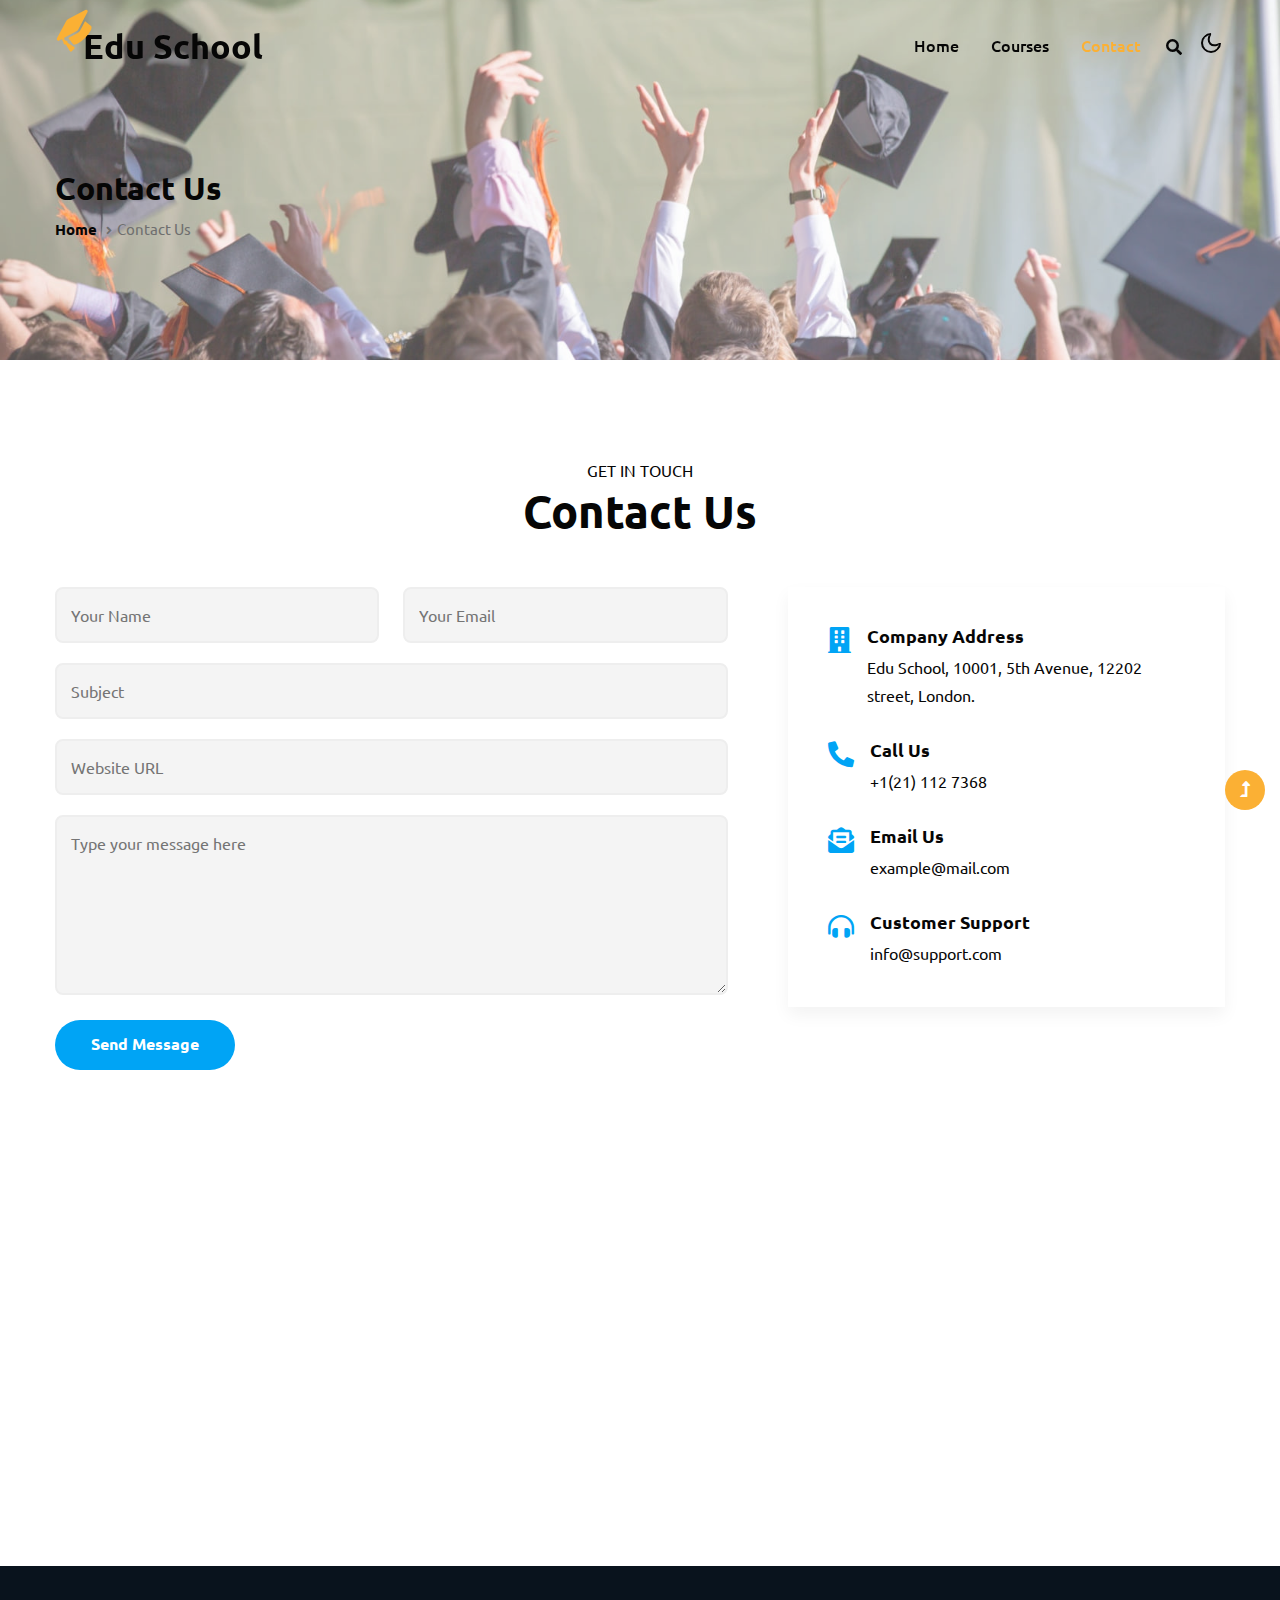
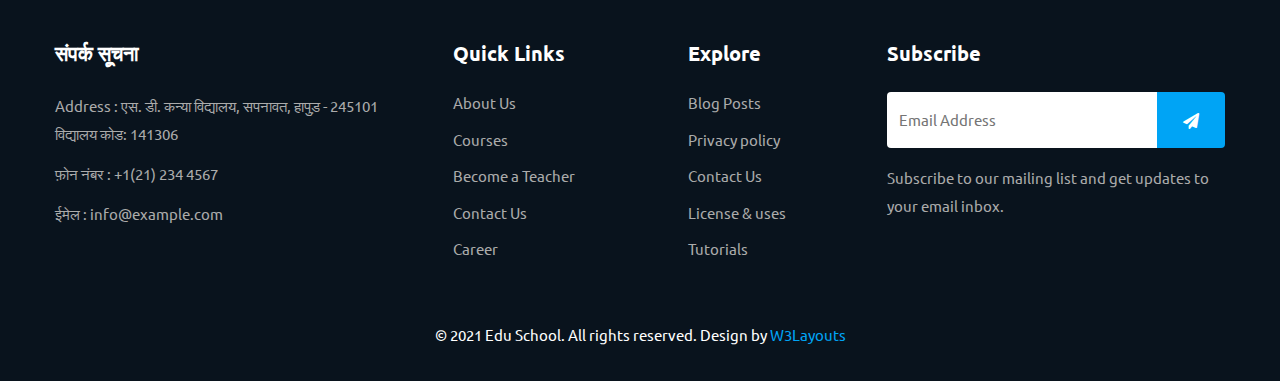
<file: contact-1.html>
<!--
Author: W3layouts
Author URL: http://w3layouts.com
-->
<!doctype html>
<html lang="en">

<head>
    <!-- Required meta tags -->
    <meta charset="utf-8">
    <meta name="viewport" content="width=device-width, initial-scale=1">
    <title>Edu School - Education Category Bootstrap Responsive Website Template - Contact Us : W3Layouts</title>
    <!-- Google fonts -->
    <link href="//fonts.googleapis.com/css2?family=Ubuntu:wght@300;400;500;700&display=swap" rel="stylesheet">
    <!-- Template CSS Style link -->
    <link rel="stylesheet" href="assets/css/style-starter.css">
</head>

<body>
    <!-- header -->
    <header id="site-header" class="fixed-top">
        <div class="container">
            <nav class="navbar navbar-expand-lg navbar-light">
                <a class="navbar-brand" href="index.html"><i class="fas fa-graduation-cap"></i>Edu School
                </a>
                <button class="navbar-toggler collapsed" type="button" data-bs-toggle="collapse"
                    data-bs-target="#navbarScroll" aria-controls="navbarScroll" aria-expanded="false"
                    aria-label="Toggle navigation">
                    <span class="navbar-toggler-icon fa icon-expand fa-bars"></span>
                    <span class="navbar-toggler-icon fa icon-close fa-times"></span>
                </button>
                <div class="collapse navbar-collapse" id="navbarScroll">
                    <ul class="navbar-nav ms-auto my-2 my-lg-0 navbar-nav-scroll">
                        <li class="nav-item">
                            <a class="nav-link" aria-current="page" href="index.html">Home</a>
                        </li>
                        <li class="nav-item">
                            <a class="nav-link" href="courses.html">Courses</a>
                        </li>
                        <li class="nav-item">
                            <a class="nav-link active" href="contact.html">Contact</a>
                        </li>
                    </ul>
                    <!-- search-right -->
                    <div class="header-search position-relative">
                        <div class="search-right mx-lg-2">
                            <a href="#search" class="btn search-btn p-0" title="search">
                                <i class="fas fa-search"></i></a>
                            <!-- search popup -->
                            <div id="search" class="pop-overlay">
                                <div class="popup">
                                    <form action="#search" method="GET" class="search-box">
                                        <input type="search" placeholder="Enter Keyword..." name="search"
                                            required="required" autofocus="">
                                        <button type="submit" class="btn"><span class="fas fa-search"
                                                aria-hidden="true"></span></button>
                                    </form>
                                </div>
                                <a class="close" href="#close">×</a>
                            </div>
                            <!-- //search popup -->
                        </div>
                    </div>
                    <!--//search-right-->
                </div>
                <!-- toggle switch for light and dark theme -->
                <div class="cont-ser-position">
                    <nav class="navigation">
                        <div class="theme-switch-wrapper">
                            <label class="theme-switch" for="checkbox">
                                <input type="checkbox" id="checkbox">
                                <div class="mode-container">
                                    <i class="gg-sun"></i>
                                    <i class="gg-moon"></i>
                                </div>
                            </label>
                        </div>
                    </nav>
                </div>
                <!-- //toggle switch for light and dark theme -->
            </nav>
        </div>
    </header>
    <!-- //header -->

    <!-- inner banner -->
    <section class="inner-banner py-5">
        <div class="w3l-breadcrumb py-lg-5">
            <div class="container pt-4 pb-sm-4">
                <h4 class="inner-text-title pt-5">Contact Us</h4>
                <ul class="breadcrumbs-custom-path">
                    <li><a href="index.html">Home</a></li>
                    <li class="active"><i class="fas fa-angle-right"></i>Contact Us</li>
                </ul>
            </div>
        </div>
    </section>
    <!-- //inner banner -->

    <!-- contact block -->
    <section class="w3l-contact py-5" id="contact">
        <div class="container py-md-5 py-4">
            <div class="title-main text-center mx-auto mb-md-5 mb-4" style="max-width:500px;">
                <p class="text-uppercase">Get In Touch</p>
                <h3 class="title-style">Contact Us</h3>
            </div>
            <div class="row contact-block">
                <div class="col-md-7 contact-right">
                    <form action="https://sendmail.w3layouts.com/submitForm" method="post" class="signin-form">
                        <div class="input-grids">
                            <div class="row">
                                <div class="col-sm-6">
                                    <input type="text" name="w3lName" id="w3lName" placeholder="Your Name"
                                        class="contact-input" required="" />
                                </div>
                                <div class="col-sm-6">
                                    <input type="email" name="w3lSender" id="w3lSender" placeholder="Your Email"
                                        class="contact-input" required="" />
                                </div>
                            </div>
                            <input type="text" name="w3lSubect" id="w3lSubect" placeholder="Subject"
                                class="contact-input" required="" />
                            <input type="text" name="w3lWebsite" id="w3lWebsite" placeholder="Website URL"
                                class="contact-input" required="" />
                        </div>
                        <div class="form-input">
                            <textarea name="w3lMessage" id="w3lMessage" placeholder="Type your message here"
                                required=""></textarea>
                        </div>
                        <div class="text-start">
                            <button class="btn btn-style btn-style-3">Send Message</button>
                        </div>
                    </form>
                </div>
                <div class="col-md-5 ps-lg-5 mt-md-0 mt-5">
                    <div class="contact-left">
                        <div class="cont-details">
                            <div class="d-flex contact-grid">
                                <div class="cont-left text-center me-3">
                                    <i class="fas fa-building"></i>
                                </div>
                                <div class="cont-right">
                                    <h6>Company Address</h6>
                                    <p>Edu School, 10001, 5th Avenue, 12202 street, London.</p>
                                </div>
                            </div>
                            <div class="d-flex contact-grid mt-4 pt-lg-2">
                                <div class="cont-left text-center me-3">
                                    <i class="fas fa-phone-alt"></i>
                                </div>
                                <div class="cont-right">
                                    <h6>Call Us</h6>
                                    <p><a href="tel:+1(21) 234 4567">+1(21) 112 7368</a></p>
                                </div>
                            </div>
                            <div class="d-flex contact-grid mt-4 pt-lg-2">
                                <div class="cont-left text-center me-3">
                                    <i class="fas fa-envelope-open-text"></i>
                                </div>
                                <div class="cont-right">
                                    <h6>Email Us</h6>
                                    <p><a href="mailto:example@mail.com" class="mail">example@mail.com</a></p>
                                </div>
                            </div>
                            <div class="d-flex contact-grid mt-4 pt-lg-2">
                                <div class="cont-left text-center me-3">
                                    <i class="fas fa-headphones-alt"></i>
                                </div>
                                <div class="cont-right">
                                    <h6>Customer Support</h6>
                                    <p><a href="mailto:info@support.com" class="mail">info@support.com</a></p>
                                </div>
                            </div>
                        </div>
                    </div>
                </div>
            </div>
        </div>
    </section>
    <!-- map -->
    <div class="map">
        <iframe
            src="https://www.google.com/maps/embed?pb=!1m18!1m12!1m3!1d317718.69319292053!2d-0.3817765050863085!3d51.528307984912544!2m3!1f0!2f0!3f0!3m2!1i1024!2i768!4f13.1!3m3!1m2!1s0x47d8a00baf21de75%3A0x52963a5addd52a99!2sLondon%2C+UK!5e0!3m2!1sen!2spl!4v1562654563739!5m2!1sen!2spl"
            width="100%" height="400" frameborder="0" style="border: 0px;" allowfullscreen=""></iframe>
    </div>
    <!-- //contact block -->

    <!-- footer block -->
    <footer class="w3l-footer-29-main">
        <div class="footer-29 pt-5 pb-4">
            <div class="container pt-md-4">
                <div class="row footer-top-29">
                    <div class="col-lg-4 col-md-6 footer-list-29">
                        <h6 class="footer-title-29">संपर्क सूचना </h6>
                        <p class="mb-2 pe-xl-5">Address : एस. डी. कन्या विद्यालय, सपनावत, हापुड़ - 245101<br>विद्यालय कोड: 141306
                        </p>
                        <p class="mb-2">फ़ोन नंबर : <a href="tel:+1(21) 234 4567">+1(21) 234 4567</a></p>
                        <p class="mb-2">ईमेल : <a href="mailto:info@example.com">info@example.com</a></p>
                    </div>
                    <div class="col-lg-2 col-md-3 col-6 footer-list-29 mt-md-0 mt-4">
                        <ul>
                            <h6 class="footer-title-29">Quick Links</h6>
                            <li><a href="about.html">About Us</a></li>
                            <li><a href="courses.html">Courses</a></li>
                            <li><a href="#become-teacher">Become a Teacher</a></li>
                            <li><a href="contact.html">Contact Us</a></li>
                            <li><a href="#career">Career</a></li>
                        </ul>
                    </div>
                    <div class="col-lg-2 col-md-3 col-6 ps-lg-5 ps-lg-4 footer-list-29 mt-md-0 mt-4">
                        <ul>
                            <h6 class="footer-title-29">Explore</h6>
                            <li><a href="#blog">Blog Posts</a></li>
                            <li><a href="#privacy">Privacy policy</a></li>
                            <li><a href="contact.html">Contact Us</a></li>
                            <li><a href="#license">License & uses</a></li>
                            <li><a href="#tutorials">Tutorials</a></li>
                        </ul>
                    </div>
                    <div class="col-lg-4 col-md-6 col-sm-8 footer-list-29 mt-lg-0 mt-4 ps-lg-5">
                        <h6 class="footer-title-29">Subscribe</h6>
                        <form action="#" class="subscribe d-flex" method="post">
                            <input type="email" name="email" placeholder="Email Address" required="">
                            <button class="button-style"><span class="fa fa-paper-plane"
                                    aria-hidden="true"></span></button>
                        </form>
                        <p class="mt-3">Subscribe to our mailing list and get updates to your email inbox.</p>
                    </div>
                </div>
                <!-- copyright -->
                <p class="copy-footer-29 text-center pt-lg-2 mt-5 pb-2">© 2021 Edu School. All rights reserved. Design
                    by <a href="https://w3layouts.com/" target="_blank">W3Layouts</a></p>
                <!-- //copyright -->
            </div>
        </div>
    </footer>
    <!-- //footer block -->

    <!-- Js scripts -->
    <!-- move top -->
    <button onclick="topFunction()" id="movetop" title="Go to top">
        <span class="fas fa-level-up-alt" aria-hidden="true"></span>
    </button>
    <script>
        // When the user scrolls down 20px from the top of the document, show the button
        window.onscroll = function () {
            scrollFunction()
        };

        function scrollFunction() {
            if (document.body.scrollTop > 20 || document.documentElement.scrollTop > 20) {
                document.getElementById("movetop").style.display = "block";
            } else {
                document.getElementById("movetop").style.display = "none";
            }
        }

        // When the user clicks on the button, scroll to the top of the document
        function topFunction() {
            document.body.scrollTop = 0;
            document.documentElement.scrollTop = 0;
        }
    </script>
    <!-- //move top -->

    <!-- common jquery plugin -->
    <script src="assets/js/jquery-3.3.1.min.js"></script>
    <!-- //common jquery plugin -->

    <!-- theme switch js (light and dark)-->
    <script src="assets/js/theme-change.js"></script>
    <!-- //theme switch js (light and dark)-->

    <!-- MENU-JS -->
    <script>
        $(window).on("scroll", function () {
            var scroll = $(window).scrollTop();

            if (scroll >= 80) {
                $("#site-header").addClass("nav-fixed");
            } else {
                $("#site-header").removeClass("nav-fixed");
            }
        });

        //Main navigation Active Class Add Remove
        $(".navbar-toggler").on("click", function () {
            $("header").toggleClass("active");
        });
        $(document).on("ready", function () {
            if ($(window).width() > 991) {
                $("header").removeClass("active");
            }
            $(window).on("resize", function () {
                if ($(window).width() > 991) {
                    $("header").removeClass("active");
                }
            });
        });
    </script>
    <!-- //MENU-JS -->

    <!-- disable body scroll which navbar is in active -->
    <script>
        $(function () {
            $('.navbar-toggler').click(function () {
                $('body').toggleClass('noscroll');
            })
        });
    </script>
    <!-- //disable body scroll which navbar is in active -->

    <!-- bootstrap -->
    <script src="assets/js/bootstrap.min.js"></script>
    <!-- //bootstrap -->
    <!-- //Js scripts -->
</body>

</html>
</file>
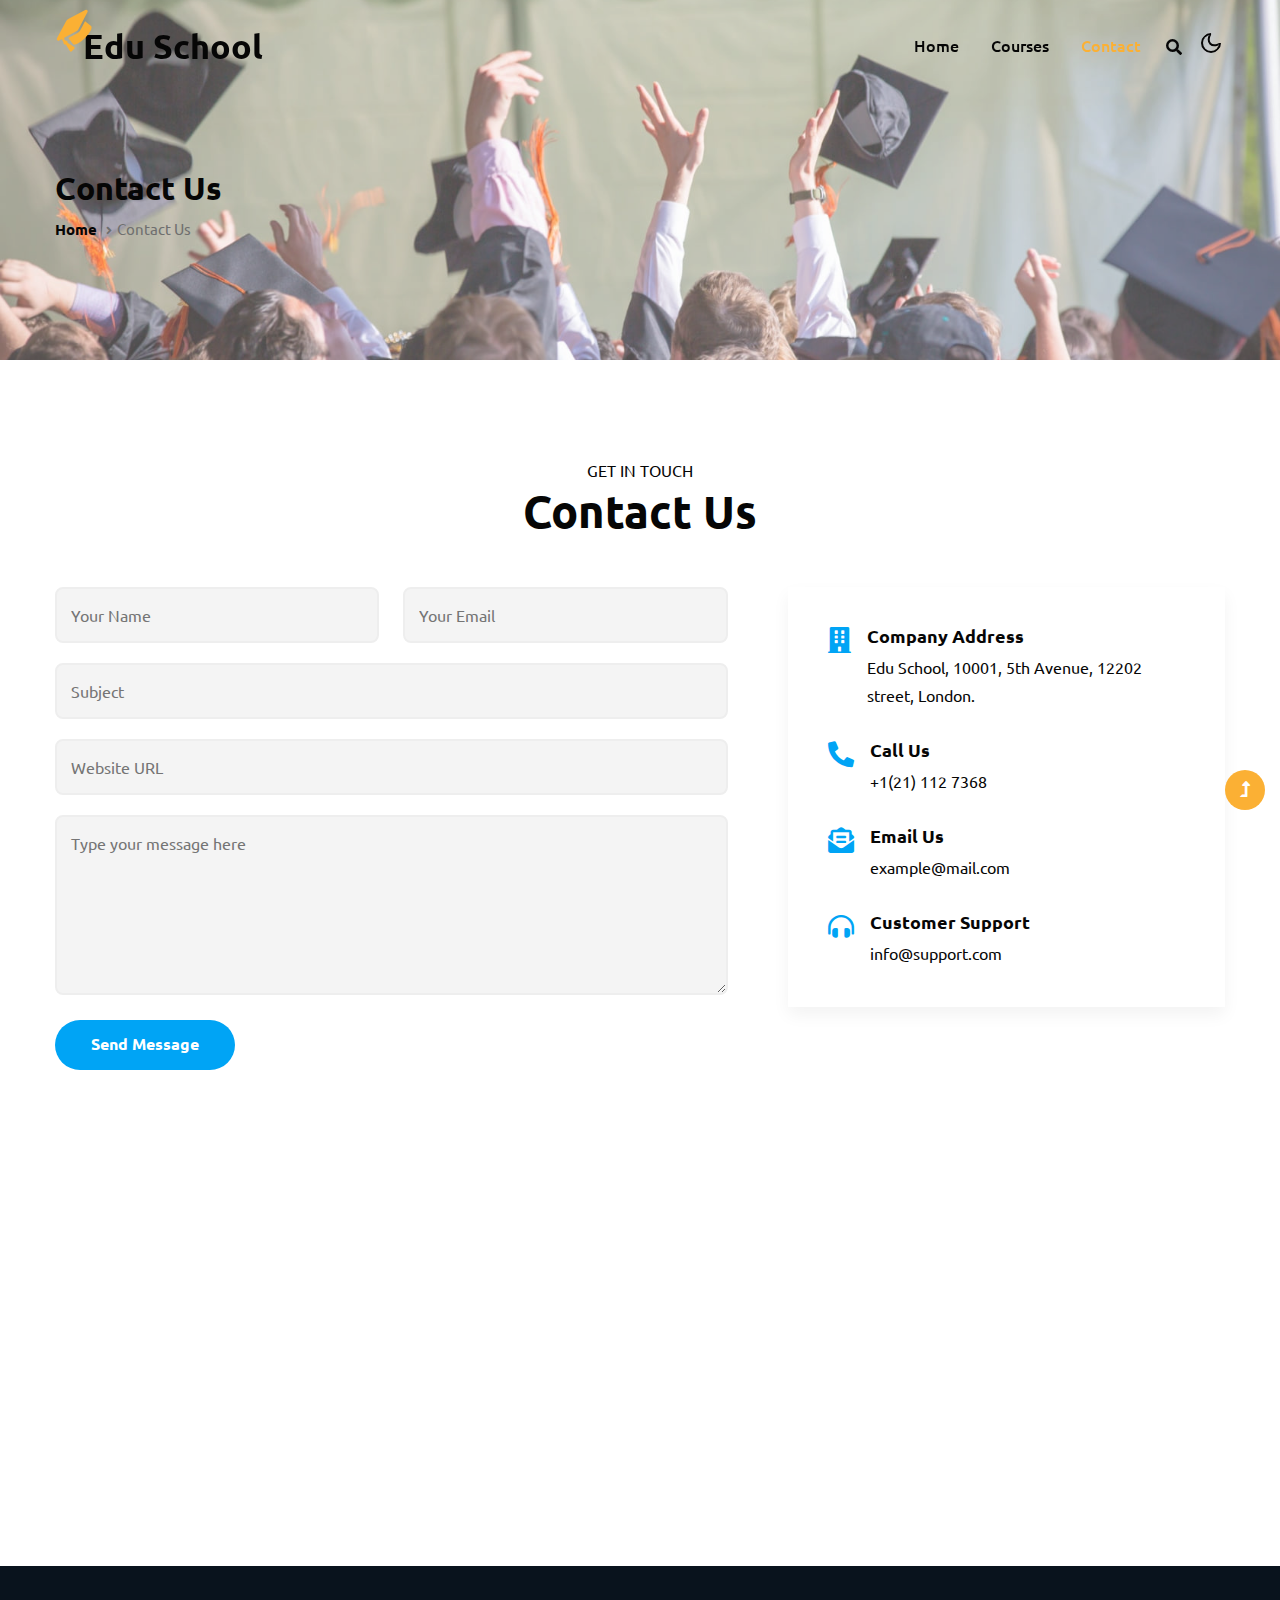
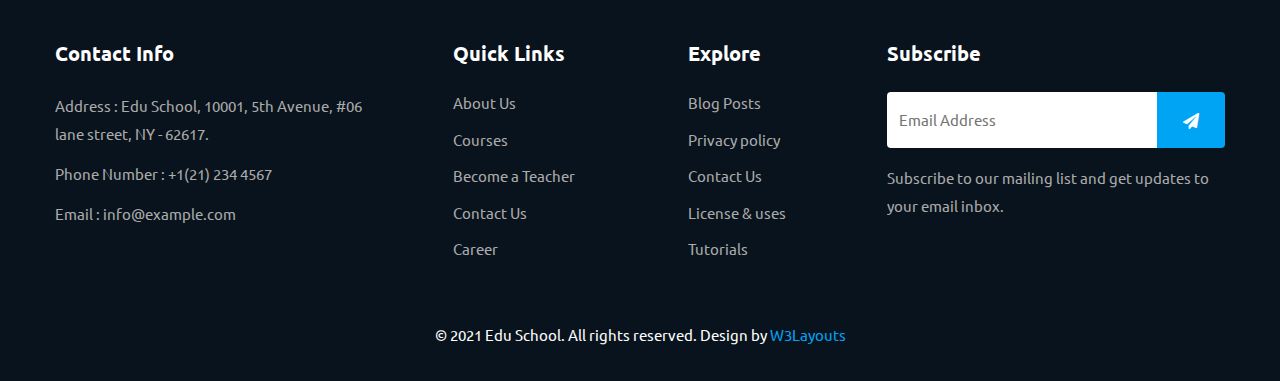
<file: contact.html>
<!--
Author: W3layouts
Author URL: http://w3layouts.com
-->
<!doctype html>
<html lang="en">

<head>
    <!-- Required meta tags -->
    <meta charset="utf-8">
    <meta name="viewport" content="width=device-width, initial-scale=1">
    <title>Edu School - Education Category Bootstrap Responsive Website Template - Contact Us : W3Layouts</title>
    <!-- Google fonts -->
    <link href="//fonts.googleapis.com/css2?family=Ubuntu:wght@300;400;500;700&display=swap" rel="stylesheet">
    <!-- Template CSS Style link -->
    <link rel="stylesheet" href="assets/css/style-starter.css">
</head>

<body>
    <!-- header -->
    <header id="site-header" class="fixed-top">
        <div class="container">
            <nav class="navbar navbar-expand-lg navbar-light">
                <a class="navbar-brand" href="index.html"><i class="fas fa-graduation-cap"></i>Edu School
                </a>
                <button class="navbar-toggler collapsed" type="button" data-bs-toggle="collapse"
                    data-bs-target="#navbarScroll" aria-controls="navbarScroll" aria-expanded="false"
                    aria-label="Toggle navigation">
                    <span class="navbar-toggler-icon fa icon-expand fa-bars"></span>
                    <span class="navbar-toggler-icon fa icon-close fa-times"></span>
                </button>
                <div class="collapse navbar-collapse" id="navbarScroll">
                    <ul class="navbar-nav ms-auto my-2 my-lg-0 navbar-nav-scroll">
                        <li class="nav-item">
                            <a class="nav-link" aria-current="page" href="index.html">Home</a>
                        </li>
                        <li class="nav-item">
                            <a class="nav-link" href="courses.html">Courses</a>
                        </li>
                        <li class="nav-item">
                            <a class="nav-link active" href="contact.html">Contact</a>
                        </li>
                    </ul>
                    <!-- search-right -->
                    <div class="header-search position-relative">
                        <div class="search-right mx-lg-2">
                            <a href="#search" class="btn search-btn p-0" title="search">
                                <i class="fas fa-search"></i></a>
                            <!-- search popup -->
                            <div id="search" class="pop-overlay">
                                <div class="popup">
                                    <form action="#search" method="GET" class="search-box">
                                        <input type="search" placeholder="Enter Keyword..." name="search"
                                            required="required" autofocus="">
                                        <button type="submit" class="btn"><span class="fas fa-search"
                                                aria-hidden="true"></span></button>
                                    </form>
                                </div>
                                <a class="close" href="#close">×</a>
                            </div>
                            <!-- //search popup -->
                        </div>
                    </div>
                    <!--//search-right-->
                </div>
                <!-- toggle switch for light and dark theme -->
                <div class="cont-ser-position">
                    <nav class="navigation">
                        <div class="theme-switch-wrapper">
                            <label class="theme-switch" for="checkbox">
                                <input type="checkbox" id="checkbox">
                                <div class="mode-container">
                                    <i class="gg-sun"></i>
                                    <i class="gg-moon"></i>
                                </div>
                            </label>
                        </div>
                    </nav>
                </div>
                <!-- //toggle switch for light and dark theme -->
            </nav>
        </div>
    </header>
    <!-- //header -->

    <!-- inner banner -->
    <section class="inner-banner py-5">
        <div class="w3l-breadcrumb py-lg-5">
            <div class="container pt-4 pb-sm-4">
                <h4 class="inner-text-title pt-5">Contact Us</h4>
                <ul class="breadcrumbs-custom-path">
                    <li><a href="index.html">Home</a></li>
                    <li class="active"><i class="fas fa-angle-right"></i>Contact Us</li>
                </ul>
            </div>
        </div>
    </section>
    <!-- //inner banner -->

    <!-- contact block -->
    <section class="w3l-contact py-5" id="contact">
        <div class="container py-md-5 py-4">
            <div class="title-main text-center mx-auto mb-md-5 mb-4" style="max-width:500px;">
                <p class="text-uppercase">Get In Touch</p>
                <h3 class="title-style">Contact Us</h3>
            </div>
            <div class="row contact-block">
                <div class="col-md-7 contact-right">
                    <form action="https://sendmail.w3layouts.com/submitForm" method="post" class="signin-form">
                        <div class="input-grids">
                            <div class="row">
                                <div class="col-sm-6">
                                    <input type="text" name="w3lName" id="w3lName" placeholder="Your Name"
                                        class="contact-input" required="" />
                                </div>
                                <div class="col-sm-6">
                                    <input type="email" name="w3lSender" id="w3lSender" placeholder="Your Email"
                                        class="contact-input" required="" />
                                </div>
                            </div>
                            <input type="text" name="w3lSubect" id="w3lSubect" placeholder="Subject"
                                class="contact-input" required="" />
                            <input type="text" name="w3lWebsite" id="w3lWebsite" placeholder="Website URL"
                                class="contact-input" required="" />
                        </div>
                        <div class="form-input">
                            <textarea name="w3lMessage" id="w3lMessage" placeholder="Type your message here"
                                required=""></textarea>
                        </div>
                        <div class="text-start">
                            <button class="btn btn-style btn-style-3">Send Message</button>
                        </div>
                    </form>
                </div>
                <div class="col-md-5 ps-lg-5 mt-md-0 mt-5">
                    <div class="contact-left">
                        <div class="cont-details">
                            <div class="d-flex contact-grid">
                                <div class="cont-left text-center me-3">
                                    <i class="fas fa-building"></i>
                                </div>
                                <div class="cont-right">
                                    <h6>Company Address</h6>
                                    <p>Edu School, 10001, 5th Avenue, 12202 street, London.</p>
                                </div>
                            </div>
                            <div class="d-flex contact-grid mt-4 pt-lg-2">
                                <div class="cont-left text-center me-3">
                                    <i class="fas fa-phone-alt"></i>
                                </div>
                                <div class="cont-right">
                                    <h6>Call Us</h6>
                                    <p><a href="tel:+1(21) 234 4567">+1(21) 112 7368</a></p>
                                </div>
                            </div>
                            <div class="d-flex contact-grid mt-4 pt-lg-2">
                                <div class="cont-left text-center me-3">
                                    <i class="fas fa-envelope-open-text"></i>
                                </div>
                                <div class="cont-right">
                                    <h6>Email Us</h6>
                                    <p><a href="mailto:example@mail.com" class="mail">example@mail.com</a></p>
                                </div>
                            </div>
                            <div class="d-flex contact-grid mt-4 pt-lg-2">
                                <div class="cont-left text-center me-3">
                                    <i class="fas fa-headphones-alt"></i>
                                </div>
                                <div class="cont-right">
                                    <h6>Customer Support</h6>
                                    <p><a href="mailto:info@support.com" class="mail">info@support.com</a></p>
                                </div>
                            </div>
                        </div>
                    </div>
                </div>
            </div>
        </div>
    </section>
    <!-- map -->
    <div class="map">
        <iframe
            src="https://www.google.com/maps/embed?pb=!1m18!1m12!1m3!1d317718.69319292053!2d-0.3817765050863085!3d51.528307984912544!2m3!1f0!2f0!3f0!3m2!1i1024!2i768!4f13.1!3m3!1m2!1s0x47d8a00baf21de75%3A0x52963a5addd52a99!2sLondon%2C+UK!5e0!3m2!1sen!2spl!4v1562654563739!5m2!1sen!2spl"
            width="100%" height="400" frameborder="0" style="border: 0px;" allowfullscreen=""></iframe>
    </div>
    <!-- //contact block -->

    <!-- footer block -->
    <footer class="w3l-footer-29-main">
        <div class="footer-29 pt-5 pb-4">
            <div class="container pt-md-4">
                <div class="row footer-top-29">
                    <div class="col-lg-4 col-md-6 footer-list-29">
                        <h6 class="footer-title-29">Contact Info </h6>
                        <p class="mb-2 pe-xl-5">Address : Edu School, 10001, 5th Avenue, #06 lane street, NY - 62617.
                        </p>
                        <p class="mb-2">Phone Number : <a href="tel:+1(21) 234 4567">+1(21) 234 4567</a></p>
                        <p class="mb-2">Email : <a href="mailto:info@example.com">info@example.com</a></p>
                    </div>
                    <div class="col-lg-2 col-md-3 col-6 footer-list-29 mt-md-0 mt-4">
                        <ul>
                            <h6 class="footer-title-29">Quick Links</h6>
                            <li><a href="about.html">About Us</a></li>
                            <li><a href="courses.html">Courses</a></li>
                            <li><a href="#become-teacher">Become a Teacher</a></li>
                            <li><a href="contact.html">Contact Us</a></li>
                            <li><a href="#career">Career</a></li>
                        </ul>
                    </div>
                    <div class="col-lg-2 col-md-3 col-6 ps-lg-5 ps-lg-4 footer-list-29 mt-md-0 mt-4">
                        <ul>
                            <h6 class="footer-title-29">Explore</h6>
                            <li><a href="#blog">Blog Posts</a></li>
                            <li><a href="#privacy">Privacy policy</a></li>
                            <li><a href="contact.html">Contact Us</a></li>
                            <li><a href="#license">License & uses</a></li>
                            <li><a href="#tutorials">Tutorials</a></li>
                        </ul>
                    </div>
                    <div class="col-lg-4 col-md-6 col-sm-8 footer-list-29 mt-lg-0 mt-4 ps-lg-5">
                        <h6 class="footer-title-29">Subscribe</h6>
                        <form action="#" class="subscribe d-flex" method="post">
                            <input type="email" name="email" placeholder="Email Address" required="">
                            <button class="button-style"><span class="fa fa-paper-plane"
                                    aria-hidden="true"></span></button>
                        </form>
                        <p class="mt-3">Subscribe to our mailing list and get updates to your email inbox.</p>
                    </div>
                </div>
                <!-- copyright -->
                <p class="copy-footer-29 text-center pt-lg-2 mt-5 pb-2">© 2021 Edu School. All rights reserved. Design
                    by <a href="https://w3layouts.com/" target="_blank">W3Layouts</a></p>
                <!-- //copyright -->
            </div>
        </div>
    </footer>
    <!-- //footer block -->

    <!-- Js scripts -->
    <!-- move top -->
    <button onclick="topFunction()" id="movetop" title="Go to top">
        <span class="fas fa-level-up-alt" aria-hidden="true"></span>
    </button>
    <script>
        // When the user scrolls down 20px from the top of the document, show the button
        window.onscroll = function () {
            scrollFunction()
        };

        function scrollFunction() {
            if (document.body.scrollTop > 20 || document.documentElement.scrollTop > 20) {
                document.getElementById("movetop").style.display = "block";
            } else {
                document.getElementById("movetop").style.display = "none";
            }
        }

        // When the user clicks on the button, scroll to the top of the document
        function topFunction() {
            document.body.scrollTop = 0;
            document.documentElement.scrollTop = 0;
        }
    </script>
    <!-- //move top -->

    <!-- common jquery plugin -->
    <script src="assets/js/jquery-3.3.1.min.js"></script>
    <!-- //common jquery plugin -->

    <!-- theme switch js (light and dark)-->
    <script src="assets/js/theme-change.js"></script>
    <!-- //theme switch js (light and dark)-->

    <!-- MENU-JS -->
    <script>
        $(window).on("scroll", function () {
            var scroll = $(window).scrollTop();

            if (scroll >= 80) {
                $("#site-header").addClass("nav-fixed");
            } else {
                $("#site-header").removeClass("nav-fixed");
            }
        });

        //Main navigation Active Class Add Remove
        $(".navbar-toggler").on("click", function () {
            $("header").toggleClass("active");
        });
        $(document).on("ready", function () {
            if ($(window).width() > 991) {
                $("header").removeClass("active");
            }
            $(window).on("resize", function () {
                if ($(window).width() > 991) {
                    $("header").removeClass("active");
                }
            });
        });
    </script>
    <!-- //MENU-JS -->

    <!-- disable body scroll which navbar is in active -->
    <script>
        $(function () {
            $('.navbar-toggler').click(function () {
                $('body').toggleClass('noscroll');
            })
        });
    </script>
    <!-- //disable body scroll which navbar is in active -->

    <!-- bootstrap -->
    <script src="assets/js/bootstrap.min.js"></script>
    <!-- //bootstrap -->
    <!-- //Js scripts -->
</body>

</html>
</file>
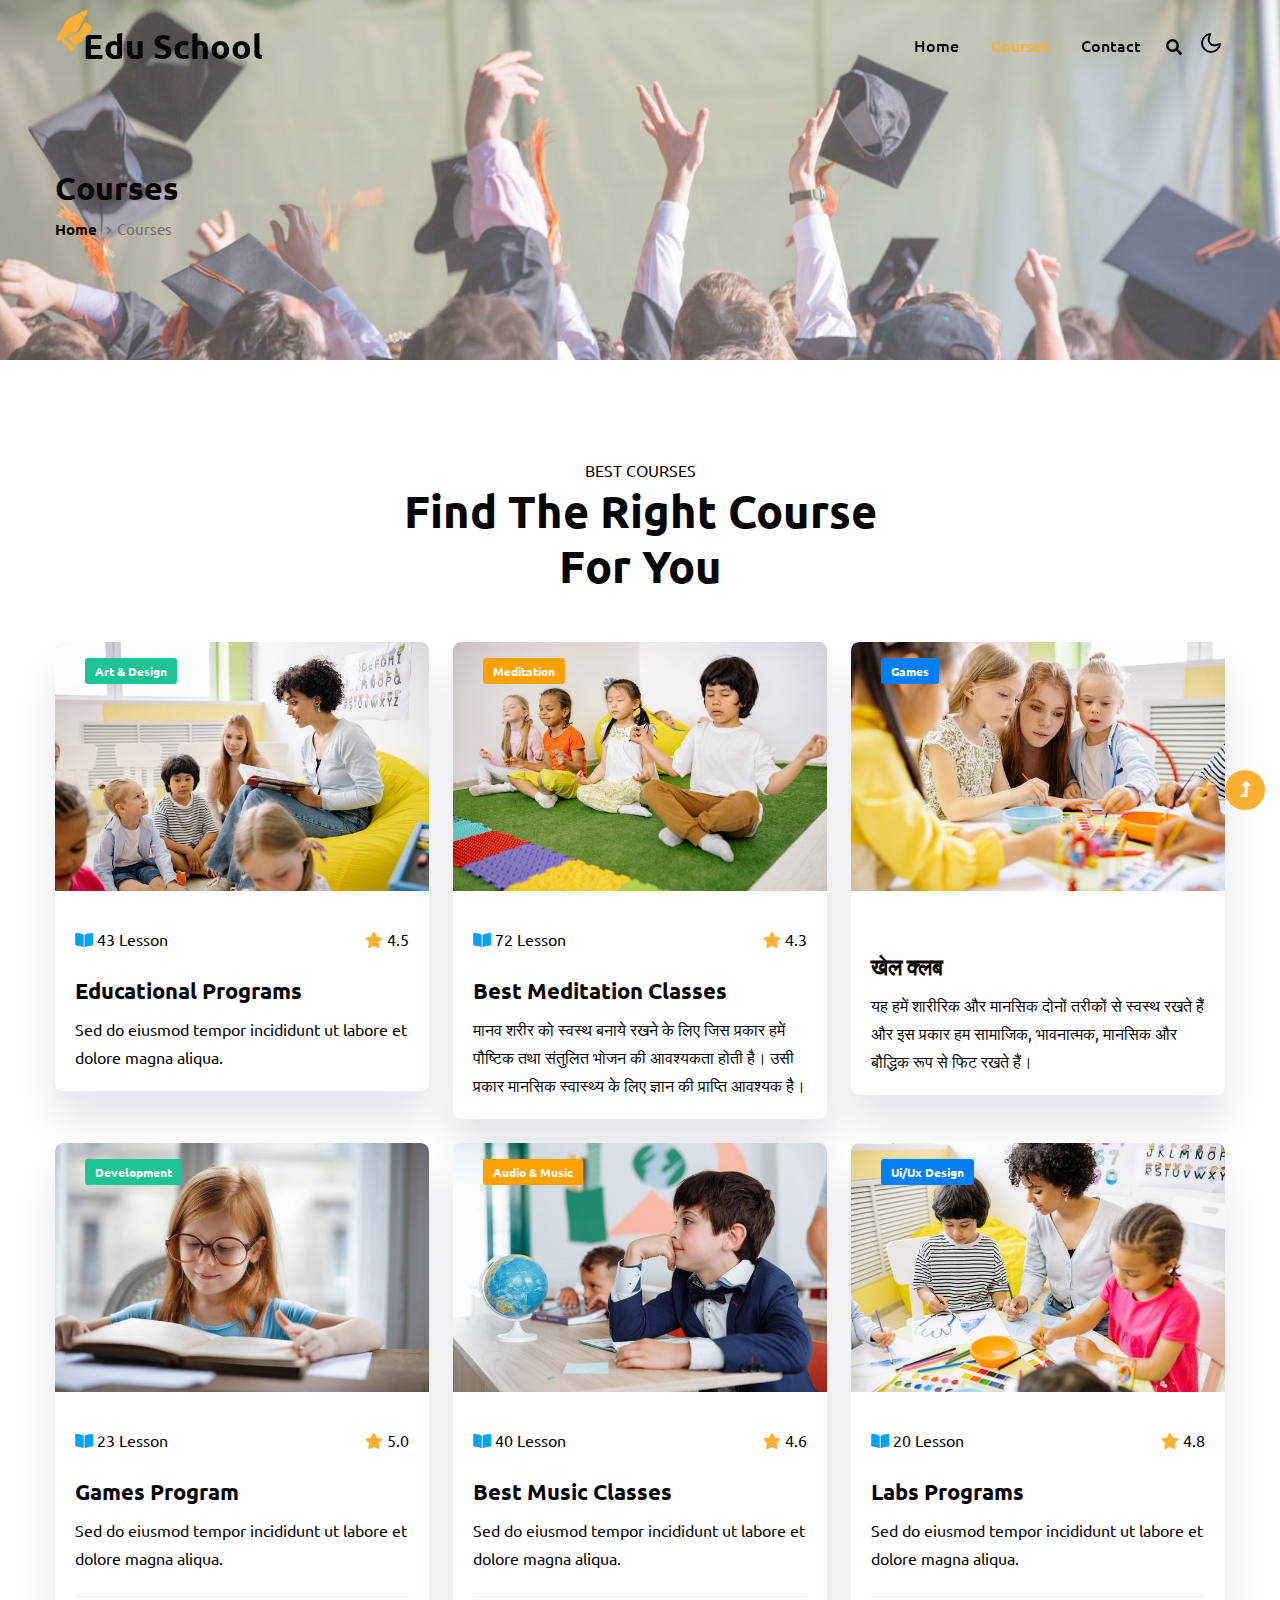
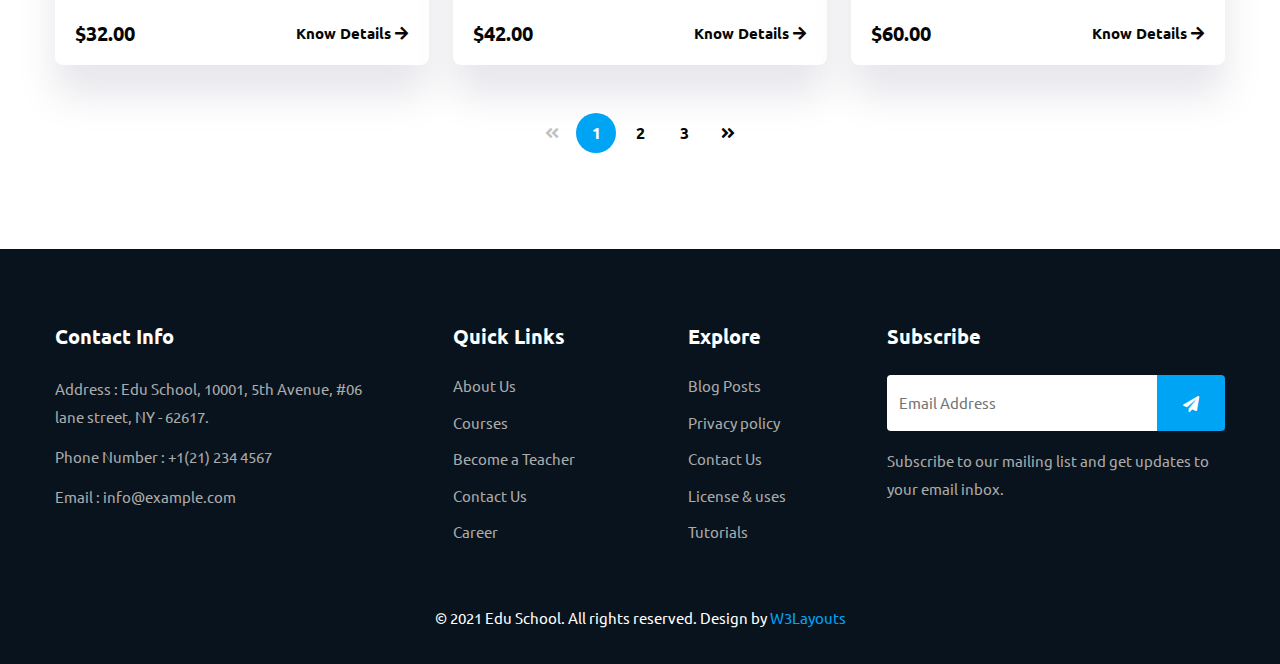
<file: courses-1.html>
<!--
Author: W3layouts
Author URL: http://w3layouts.com
-->
<!doctype html>
<html lang="en">

<head>
    <!-- Required meta tags -->
    <meta charset="utf-8">
    <meta name="viewport" content="width=device-width, initial-scale=1">
    <title>Edu School - Education Category Bootstrap Responsive Website Template - Courses : W3Layouts</title>
    <!-- Google fonts -->
    <link href="//fonts.googleapis.com/css2?family=Ubuntu:wght@300;400;500;700&display=swap" rel="stylesheet">
    <!-- Template CSS Style link -->
    <link rel="stylesheet" href="assets/css/style-starter.css">
</head>

<body>
    <!-- header -->
    <header id="site-header" class="fixed-top">
        <div class="container">
            <nav class="navbar navbar-expand-lg navbar-light">
                <a class="navbar-brand" href="index.html"><i class="fas fa-graduation-cap"></i>Edu School
                </a>
                <button class="navbar-toggler collapsed" type="button" data-bs-toggle="collapse"
                    data-bs-target="#navbarScroll" aria-controls="navbarScroll" aria-expanded="false"
                    aria-label="Toggle navigation">
                    <span class="navbar-toggler-icon fa icon-expand fa-bars"></span>
                    <span class="navbar-toggler-icon fa icon-close fa-times"></span>
                </button>
                <div class="collapse navbar-collapse" id="navbarScroll">
                    <ul class="navbar-nav ms-auto my-2 my-lg-0 navbar-nav-scroll">
                        <li class="nav-item">
                            <a class="nav-link" aria-current="page" href="index.html">Home</a>
                        </li>
                        <li class="nav-item">
                            <a class="nav-link active" href="courses.html">Courses</a>
                        </li>
                        <li class="nav-item">
                            <a class="nav-link" href="contact.html">Contact</a>
                        </li>
                    </ul>
                    <!-- search-right -->
                    <div class="header-search position-relative">
                        <div class="search-right mx-lg-2">
                            <a href="#search" class="btn search-btn p-0" title="search">
                                <i class="fas fa-search"></i></a>
                            <!-- search popup -->
                            <div id="search" class="pop-overlay">
                                <div class="popup">
                                    <form action="#search" method="GET" class="search-box">
                                        <input type="search" placeholder="Enter Keyword..." name="search"
                                            required="required" autofocus="">
                                        <button type="submit" class="btn"><span class="fas fa-search"
                                                aria-hidden="true"></span></button>
                                    </form>
                                </div>
                                <a class="close" href="#close">×</a>
                            </div>
                            <!-- //search popup -->
                        </div>
                    </div>
                    <!--//search-right-->
                </div>
                <!-- toggle switch for light and dark theme -->
                <div class="cont-ser-position">
                    <nav class="navigation">
                        <div class="theme-switch-wrapper">
                            <label class="theme-switch" for="checkbox">
                                <input type="checkbox" id="checkbox">
                                <div class="mode-container">
                                    <i class="gg-sun"></i>
                                    <i class="gg-moon"></i>
                                </div>
                            </label>
                        </div>
                    </nav>
                </div>
                <!-- //toggle switch for light and dark theme -->
            </nav>
        </div>
    </header>
    <!-- //header -->

    <!-- inner banner -->
    <section class="inner-banner py-5">
        <div class="w3l-breadcrumb py-lg-5">
            <div class="container pt-4 pb-sm-4">
                <h4 class="inner-text-title pt-5">Courses</h4>
                <ul class="breadcrumbs-custom-path">
                    <li><a href="index.html">Home</a></li>
                    <li class="active"><i class="fas fa-angle-right"></i>Courses</li>
                </ul>
            </div>
        </div>
    </section>
    <!-- //inner banner -->

    <!-- courses section -->
    <div class="w3l-grids-block-5 py-5">
        <div class="container py-md-5 py-4">
            <div class="title-main text-center mx-auto mb-md-5 mb-4" style="max-width:500px;">
                <p class="text-uppercase">Best Courses</p>
                <h3 class="title-style">Find The Right Course For You</h3>
            </div>
            <div class="row justify-content-center">
                <div class="col-lg-4 col-md-6">
                    <div class="coursecard-single">
                        <div class="grids5-info position-relative">
                            <img src="assets/images/c1.jpg" alt="" class="img-fluid" />
                            <div class="meta-list">
                                <a href="courses.html">Art & Design</a>
                            </div>
                        </div>
                        <div class="content-main-top">
                            <div class="content-top mb-4 mt-3">
                                <ul class="list-unstyled d-flex align-items-center justify-content-between">
                                    <li> <i class="fas fa-book-open"></i> 43 Lesson</li>
                                    <li> <i class="fas fa-star"></i> 4.5</li>
                                </ul>
                            </div>
                            <h4><a href="courses.html">Educational Programs</a></h4>
                            <p>Sed do eiusmod tempor incididunt ut labore et dolore magna aliqua.</p>
                            <!-- <div class="top-content-border d-flex align-items-center justify-content-between mt-4 pt-4">
                                <h6>$42.00</h6>
                                <a class="btn btn-style-primary" href="courses.html">Know Details<i
                                        class="fas fa-arrow-right"></i></a>
                            </div> -->
                        </div>
                    </div>
                </div>
                <div class="col-lg-4 col-md-6 mt-md-0 mt-4">
                    <div class="coursecard-single">
                        <div class="grids5-info position-relative">
                            <img src="assets/images/c2.jpg" alt="" class="img-fluid" />
                            <div class="meta-list">
                                <a href="courses.html" class="sec-2">Meditation</a>
                            </div>
                        </div>
                        <div class="content-main-top">
                            <div class="content-top mb-4 mt-3">
                                <ul class="list-unstyled d-flex align-items-center justify-content-between">
                                    <li> <i class="fas fa-book-open"></i> 72 Lesson</li>
                                    <li> <i class="fas fa-star"></i> 4.3</li>
                                </ul>
                            </div>
                            <h4><a href="courses.html">Best Meditation Classes</a></h4>
                            <p>मानव शरीर को स्वस्थ बनाये रखने के लिए जिस प्रकार हमें पौष्टिक तथा संतुलित भोजन की आवश्यकता होती है। उसी प्रकार मानसिक स्वास्थ्य के लिए ज्ञान की प्राप्ति आवश्यक है।</p>
                            <!-- <div class="top-content-border d-flex align-items-center justify-content-between mt-4 pt-4">
                                <h6>$36.00</h6>
                                <a class="btn btn-style-primary" href="courses.html">Know Details<i
                                        class="fas fa-arrow-right"></i></a>
                            </div> -->
                        </div>
                    </div>
                </div>
                <div class="col-lg-4 col-md-6 mt-lg-0 mt-4">
                    <div class="coursecard-single">
                        <div class="grids5-info position-relative">
                            <img src="assets/images/c3.jpg" alt="" class="img-fluid" />
                            <div class="meta-list">
                                <a href="courses.html" class="sec-3">Games</a>
                            </div>
                        </div>
                        <div class="content-main-top">
                            <div class="content-top mb-4 mt-3">
                                <ul class="list-unstyled d-flex align-items-center justify-content-between">
                                    <!-- <li> <i class="fas fa-book-open"></i> 14 Lesson</li>
                                    <li> <i class="fas fa-star"></i> 4.2</li> -->
                                </ul>
                            </div>
                            <h4><a href="courses.html">खेल क्लब</a></h4>
                            <p>यह हमें शारीरिक और मानसिक दोनों तरीकों से स्वस्थ रखते हैं और इस प्रकार हम सामाजिक, भावनात्मक, मानसिक और बौद्धिक रूप से फिट रखते हैं।</p>
                            <!-- <div class="top-content-border d-flex align-items-center justify-content-between mt-4 pt-4">
                                <h6>$30.00</h6>
                                <a class="btn btn-style-primary" href="courses.html">Know Details<i
                                        class="fas fa-arrow-right"></i></a>
                            </div> -->
                        </div>
                    </div>
                </div>
                <div class="col-lg-4 col-md-6 mt-4">
                    <div class="coursecard-single">
                        <div class="grids5-info position-relative">
                            <img src="assets/images/c4.jpg" alt="" class="img-fluid" />
                            <div class="meta-list">
                                <a href="courses.html">Development</a>
                            </div>
                        </div>
                        <div class="content-main-top">
                            <div class="content-top mb-4 mt-3">
                                <ul class="list-unstyled d-flex align-items-center justify-content-between">
                                    <li> <i class="fas fa-book-open"></i> 23 Lesson</li>
                                    <li> <i class="fas fa-star"></i> 5.0</li>
                                </ul>
                            </div>
                            <h4><a href="courses.html">Games Program</a></h4>
                            <p>Sed do eiusmod tempor incididunt ut labore et dolore magna aliqua.</p>
                            <div class="top-content-border d-flex align-items-center justify-content-between mt-4 pt-4">
                                <h6>$32.00</h6>
                                <a class="btn btn-style-primary" href="courses.html">Know Details<i
                                        class="fas fa-arrow-right"></i></a>
                            </div>
                        </div>
                    </div>
                </div>
                <div class="col-lg-4 col-md-6 mt-4">
                    <div class="coursecard-single">
                        <div class="grids5-info position-relative">
                            <img src="assets/images/c5.jpg" alt="" class="img-fluid" />
                            <div class="meta-list">
                                <a href="courses.html" class="sec-2">Audio & Music</a>
                            </div>
                        </div>
                        <div class="content-main-top">
                            <div class="content-top mb-4 mt-3">
                                <ul class="list-unstyled d-flex align-items-center justify-content-between">
                                    <li> <i class="fas fa-book-open"></i> 40 Lesson</li>
                                    <li> <i class="fas fa-star"></i> 4.6</li>
                                </ul>
                            </div>
                            <h4><a href="courses.html">Best Music Classes</a></h4>
                            <p>Sed do eiusmod tempor incididunt ut labore et dolore magna aliqua.</p>
                            <div class="top-content-border d-flex align-items-center justify-content-between mt-4 pt-4">
                                <h6>$42.00</h6>
                                <a class="btn btn-style-primary" href="courses.html">Know Details<i
                                        class="fas fa-arrow-right"></i></a>
                            </div>
                        </div>
                    </div>
                </div>
                <div class="col-lg-4 col-md-6 mt-4">
                    <div class="coursecard-single">
                        <div class="grids5-info position-relative">
                            <img src="assets/images/c6.jpg" alt="" class="img-fluid" />
                            <div class="meta-list">
                                <a href="courses.html" class="sec-3">Ui/Ux Design</a>
                            </div>
                        </div>
                        <div class="content-main-top">
                            <div class="content-top mb-4 mt-3">
                                <ul class="list-unstyled d-flex align-items-center justify-content-between">
                                    <li> <i class="fas fa-book-open"></i> 20 Lesson</li>
                                    <li> <i class="fas fa-star"></i> 4.8</li>
                                </ul>
                            </div>
                            <h4><a href="courses.html">Labs Programs</a></h4>
                            <p>Sed do eiusmod tempor incididunt ut labore et dolore magna aliqua.</p>
                            <div class="top-content-border d-flex align-items-center justify-content-between mt-4 pt-4">
                                <h6>$60.00</h6>
                                <a class="btn btn-style-primary" href="courses.html">Know Details<i
                                        class="fas fa-arrow-right"></i></a>
                            </div>
                        </div>
                    </div>
                </div>
            </div>
            <!-- pagination -->
            <div class="pagination-style text-center mt-5">
                <ul>
                    <li> <a href="#none" class="not-allowed" disabled="">
                            <span class="fa fa-angle-double-left" aria-hidden="true"></span>
                        </a>
                    </li>
                    <li><a class="active" href="#page">1</a></li>
                    <li>
                        <a href="#page">2</a>
                    </li>
                    <li>
                        <a href="#page">3</a>
                    </li>
                    <li>
                        <a href="#page"><span class="fa fa-angle-double-right" aria-hidden="true"></span>
                        </a>
                    </li>
                </ul>
            </div>
            <!-- //pagination -->
        </div>
    </div>
    <!-- //courses section -->

    <!-- footer block -->
    <footer class="w3l-footer-29-main">
        <div class="footer-29 pt-5 pb-4">
            <div class="container pt-md-4">
                <div class="row footer-top-29">
                    <div class="col-lg-4 col-md-6 footer-list-29">
                        <h6 class="footer-title-29">Contact Info </h6>
                        <p class="mb-2 pe-xl-5">Address : Edu School, 10001, 5th Avenue, #06 lane street, NY - 62617.
                        </p>
                        <p class="mb-2">Phone Number : <a href="tel:+1(21) 234 4567">+1(21) 234 4567</a></p>
                        <p class="mb-2">Email : <a href="mailto:info@example.com">info@example.com</a></p>
                    </div>
                    <div class="col-lg-2 col-md-3 col-6 footer-list-29 mt-md-0 mt-4">
                        <ul>
                            <h6 class="footer-title-29">Quick Links</h6>
                            <li><a href="about.html">About Us</a></li>
                            <li><a href="courses.html">Courses</a></li>
                            <li><a href="#become-teacher">Become a Teacher</a></li>
                            <li><a href="contact.html">Contact Us</a></li>
                            <li><a href="#career">Career</a></li>
                        </ul>
                    </div>
                    <div class="col-lg-2 col-md-3 col-6 ps-lg-5 ps-lg-4 footer-list-29 mt-md-0 mt-4">
                        <ul>
                            <h6 class="footer-title-29">Explore</h6>
                            <li><a href="#blog">Blog Posts</a></li>
                            <li><a href="#privacy">Privacy policy</a></li>
                            <li><a href="contact.html">Contact Us</a></li>
                            <li><a href="#license">License & uses</a></li>
                            <li><a href="#tutorials">Tutorials</a></li>
                        </ul>
                    </div>
                    <div class="col-lg-4 col-md-6 col-sm-8 footer-list-29 mt-lg-0 mt-4 ps-lg-5">
                        <h6 class="footer-title-29">Subscribe</h6>
                        <form action="#" class="subscribe d-flex" method="post">
                            <input type="email" name="email" placeholder="Email Address" required="">
                            <button class="button-style"><span class="fa fa-paper-plane"
                                    aria-hidden="true"></span></button>
                        </form>
                        <p class="mt-3">Subscribe to our mailing list and get updates to your email inbox.</p>
                    </div>
                </div>
                <!-- copyright -->
                <p class="copy-footer-29 text-center pt-lg-2 mt-5 pb-2">© 2021 Edu School. All rights reserved. Design
                    by <a href="https://w3layouts.com/" target="_blank">W3Layouts</a></p>
                <!-- //copyright -->
            </div>
        </div>
    </footer>
    <!-- //footer block -->

    <!-- Js scripts -->
    <!-- move top -->
    <button onclick="topFunction()" id="movetop" title="Go to top">
        <span class="fas fa-level-up-alt" aria-hidden="true"></span>
    </button>
    <script>
        // When the user scrolls down 20px from the top of the document, show the button
        window.onscroll = function () {
            scrollFunction()
        };

        function scrollFunction() {
            if (document.body.scrollTop > 20 || document.documentElement.scrollTop > 20) {
                document.getElementById("movetop").style.display = "block";
            } else {
                document.getElementById("movetop").style.display = "none";
            }
        }

        // When the user clicks on the button, scroll to the top of the document
        function topFunction() {
            document.body.scrollTop = 0;
            document.documentElement.scrollTop = 0;
        }
    </script>
    <!-- //move top -->

    <!-- common jquery plugin -->
    <script src="assets/js/jquery-3.3.1.min.js"></script>
    <!-- //common jquery plugin -->

    <!-- theme switch js (light and dark)-->
    <script src="assets/js/theme-change.js"></script>
    <!-- //theme switch js (light and dark)-->

    <!-- MENU-JS -->
    <script>
        $(window).on("scroll", function () {
            var scroll = $(window).scrollTop();

            if (scroll >= 80) {
                $("#site-header").addClass("nav-fixed");
            } else {
                $("#site-header").removeClass("nav-fixed");
            }
        });

        //Main navigation Active Class Add Remove
        $(".navbar-toggler").on("click", function () {
            $("header").toggleClass("active");
        });
        $(document).on("ready", function () {
            if ($(window).width() > 991) {
                $("header").removeClass("active");
            }
            $(window).on("resize", function () {
                if ($(window).width() > 991) {
                    $("header").removeClass("active");
                }
            });
        });
    </script>
    <!-- //MENU-JS -->

    <!-- disable body scroll which navbar is in active -->
    <script>
        $(function () {
            $('.navbar-toggler').click(function () {
                $('body').toggleClass('noscroll');
            })
        });
    </script>
    <!-- //disable body scroll which navbar is in active -->

    <!-- bootstrap -->
    <script src="assets/js/bootstrap.min.js"></script>
    <!-- //bootstrap -->
    <!-- //Js scripts -->
</body>

</html>
</file>
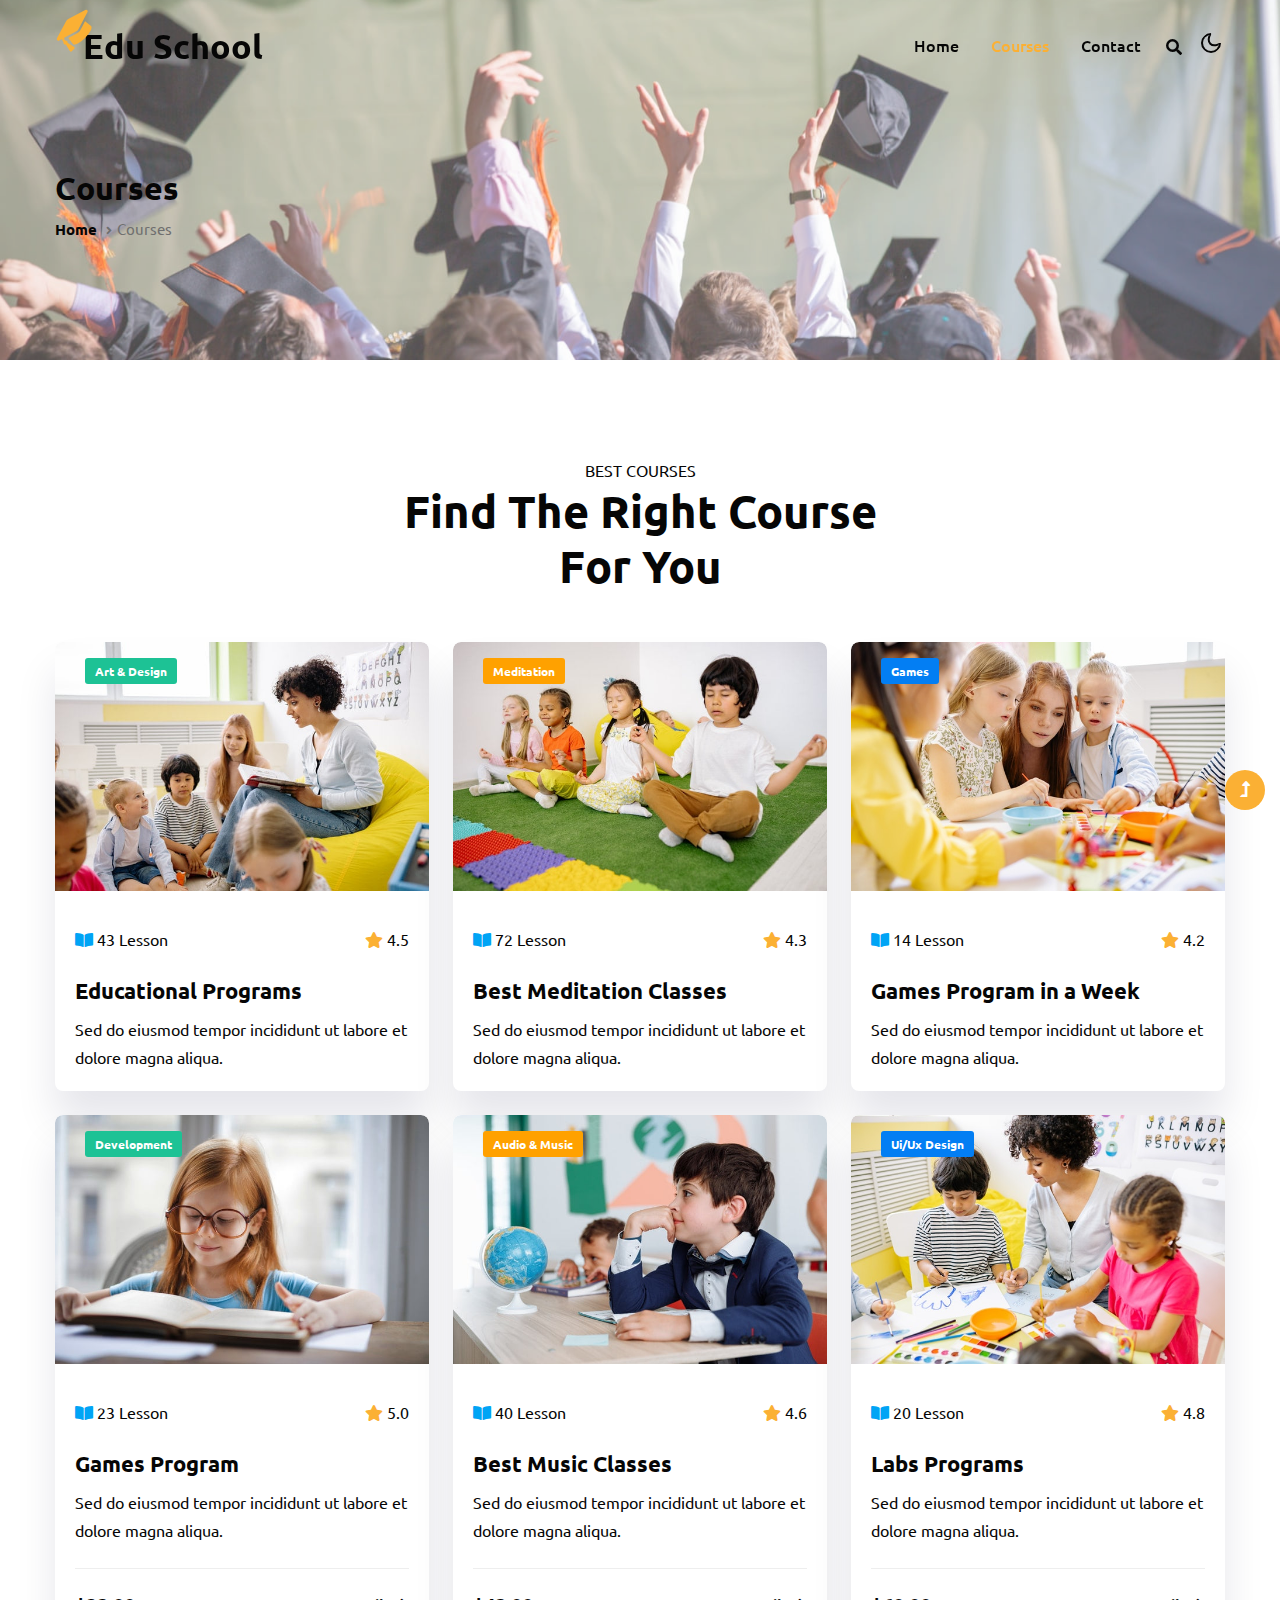
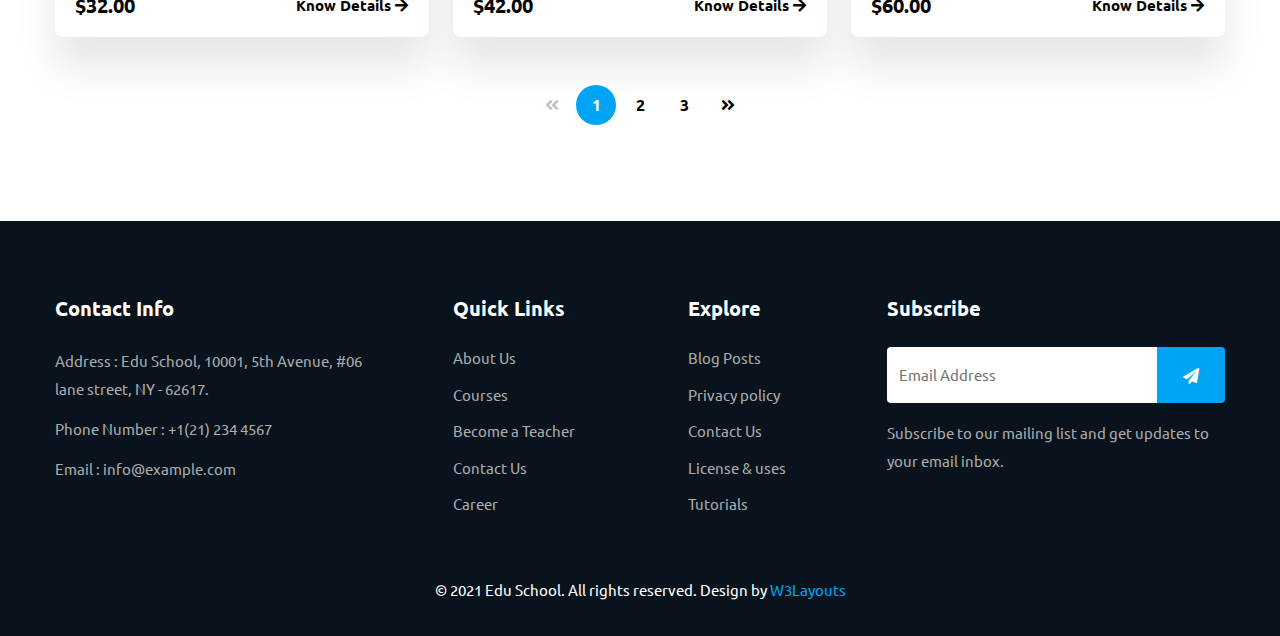
<file: courses.html>
<!--
Author: W3layouts
Author URL: http://w3layouts.com
-->
<!doctype html>
<html lang="en">

<head>
    <!-- Required meta tags -->
    <meta charset="utf-8">
    <meta name="viewport" content="width=device-width, initial-scale=1">
    <title>Edu School - Education Category Bootstrap Responsive Website Template - Courses : W3Layouts</title>
    <!-- Google fonts -->
    <link href="//fonts.googleapis.com/css2?family=Ubuntu:wght@300;400;500;700&display=swap" rel="stylesheet">
    <!-- Template CSS Style link -->
    <link rel="stylesheet" href="assets/css/style-starter.css">
</head>

<body>
    <!-- header -->
    <header id="site-header" class="fixed-top">
        <div class="container">
            <nav class="navbar navbar-expand-lg navbar-light">
                <a class="navbar-brand" href="index.html"><i class="fas fa-graduation-cap"></i>Edu School
                </a>
                <button class="navbar-toggler collapsed" type="button" data-bs-toggle="collapse"
                    data-bs-target="#navbarScroll" aria-controls="navbarScroll" aria-expanded="false"
                    aria-label="Toggle navigation">
                    <span class="navbar-toggler-icon fa icon-expand fa-bars"></span>
                    <span class="navbar-toggler-icon fa icon-close fa-times"></span>
                </button>
                <div class="collapse navbar-collapse" id="navbarScroll">
                    <ul class="navbar-nav ms-auto my-2 my-lg-0 navbar-nav-scroll">
                        <li class="nav-item">
                            <a class="nav-link" aria-current="page" href="index.html">Home</a>
                        </li>
                        <li class="nav-item">
                            <a class="nav-link active" href="courses.html">Courses</a>
                        </li>
                        <li class="nav-item">
                            <a class="nav-link" href="contact.html">Contact</a>
                        </li>
                    </ul>
                    <!-- search-right -->
                    <div class="header-search position-relative">
                        <div class="search-right mx-lg-2">
                            <a href="#search" class="btn search-btn p-0" title="search">
                                <i class="fas fa-search"></i></a>
                            <!-- search popup -->
                            <div id="search" class="pop-overlay">
                                <div class="popup">
                                    <form action="#search" method="GET" class="search-box">
                                        <input type="search" placeholder="Enter Keyword..." name="search"
                                            required="required" autofocus="">
                                        <button type="submit" class="btn"><span class="fas fa-search"
                                                aria-hidden="true"></span></button>
                                    </form>
                                </div>
                                <a class="close" href="#close">×</a>
                            </div>
                            <!-- //search popup -->
                        </div>
                    </div>
                    <!--//search-right-->
                </div>
                <!-- toggle switch for light and dark theme -->
                <div class="cont-ser-position">
                    <nav class="navigation">
                        <div class="theme-switch-wrapper">
                            <label class="theme-switch" for="checkbox">
                                <input type="checkbox" id="checkbox">
                                <div class="mode-container">
                                    <i class="gg-sun"></i>
                                    <i class="gg-moon"></i>
                                </div>
                            </label>
                        </div>
                    </nav>
                </div>
                <!-- //toggle switch for light and dark theme -->
            </nav>
        </div>
    </header>
    <!-- //header -->

    <!-- inner banner -->
    <section class="inner-banner py-5">
        <div class="w3l-breadcrumb py-lg-5">
            <div class="container pt-4 pb-sm-4">
                <h4 class="inner-text-title pt-5">Courses</h4>
                <ul class="breadcrumbs-custom-path">
                    <li><a href="index.html">Home</a></li>
                    <li class="active"><i class="fas fa-angle-right"></i>Courses</li>
                </ul>
            </div>
        </div>
    </section>
    <!-- //inner banner -->

    <!-- courses section -->
    <div class="w3l-grids-block-5 py-5">
        <div class="container py-md-5 py-4">
            <div class="title-main text-center mx-auto mb-md-5 mb-4" style="max-width:500px;">
                <p class="text-uppercase">Best Courses</p>
                <h3 class="title-style">Find The Right Course For You</h3>
            </div>
            <div class="row justify-content-center">
                <div class="col-lg-4 col-md-6">
                    <div class="coursecard-single">
                        <div class="grids5-info position-relative">
                            <img src="assets/images/c1.jpg" alt="" class="img-fluid" />
                            <div class="meta-list">
                                <a href="courses.html">Art & Design</a>
                            </div>
                        </div>
                        <div class="content-main-top">
                            <div class="content-top mb-4 mt-3">
                                <ul class="list-unstyled d-flex align-items-center justify-content-between">
                                    <li> <i class="fas fa-book-open"></i> 43 Lesson</li>
                                    <li> <i class="fas fa-star"></i> 4.5</li>
                                </ul>
                            </div>
                            <h4><a href="courses.html">Educational Programs</a></h4>
                            <p>Sed do eiusmod tempor incididunt ut labore et dolore magna aliqua.</p>
                            <!-- <div class="top-content-border d-flex align-items-center justify-content-between mt-4 pt-4">
                                <h6>$42.00</h6>
                                <a class="btn btn-style-primary" href="courses.html">Know Details<i
                                        class="fas fa-arrow-right"></i></a>
                            </div> -->
                        </div>
                    </div>
                </div>
                <div class="col-lg-4 col-md-6 mt-md-0 mt-4">
                    <div class="coursecard-single">
                        <div class="grids5-info position-relative">
                            <img src="assets/images/c2.jpg" alt="" class="img-fluid" />
                            <div class="meta-list">
                                <a href="courses.html" class="sec-2">Meditation</a>
                            </div>
                        </div>
                        <div class="content-main-top">
                            <div class="content-top mb-4 mt-3">
                                <ul class="list-unstyled d-flex align-items-center justify-content-between">
                                    <li> <i class="fas fa-book-open"></i> 72 Lesson</li>
                                    <li> <i class="fas fa-star"></i> 4.3</li>
                                </ul>
                            </div>
                            <h4><a href="courses.html">Best Meditation Classes</a></h4>
                            <p>Sed do eiusmod tempor incididunt ut labore et dolore magna aliqua.</p>
                            <!-- <div class="top-content-border d-flex align-items-center justify-content-between mt-4 pt-4">
                                <h6>$36.00</h6>
                                <a class="btn btn-style-primary" href="courses.html">Know Details<i
                                        class="fas fa-arrow-right"></i></a>
                            </div> -->
                        </div>
                    </div>
                </div>
                <div class="col-lg-4 col-md-6 mt-lg-0 mt-4">
                    <div class="coursecard-single">
                        <div class="grids5-info position-relative">
                            <img src="assets/images/c3.jpg" alt="" class="img-fluid" />
                            <div class="meta-list">
                                <a href="courses.html" class="sec-3">Games</a>
                            </div>
                        </div>
                        <div class="content-main-top">
                            <div class="content-top mb-4 mt-3">
                                <ul class="list-unstyled d-flex align-items-center justify-content-between">
                                    <li> <i class="fas fa-book-open"></i> 14 Lesson</li>
                                    <li> <i class="fas fa-star"></i> 4.2</li>
                                </ul>
                            </div>
                            <h4><a href="courses.html">Games Program in a Week</a></h4>
                            <p>Sed do eiusmod tempor incididunt ut labore et dolore magna aliqua.</p>
                            <!-- <div class="top-content-border d-flex align-items-center justify-content-between mt-4 pt-4">
                                <h6>$30.00</h6>
                                <a class="btn btn-style-primary" href="courses.html">Know Details<i
                                        class="fas fa-arrow-right"></i></a>
                            </div> -->
                        </div>
                    </div>
                </div>
                <div class="col-lg-4 col-md-6 mt-4">
                    <div class="coursecard-single">
                        <div class="grids5-info position-relative">
                            <img src="assets/images/c4.jpg" alt="" class="img-fluid" />
                            <div class="meta-list">
                                <a href="courses.html">Development</a>
                            </div>
                        </div>
                        <div class="content-main-top">
                            <div class="content-top mb-4 mt-3">
                                <ul class="list-unstyled d-flex align-items-center justify-content-between">
                                    <li> <i class="fas fa-book-open"></i> 23 Lesson</li>
                                    <li> <i class="fas fa-star"></i> 5.0</li>
                                </ul>
                            </div>
                            <h4><a href="courses.html">Games Program</a></h4>
                            <p>Sed do eiusmod tempor incididunt ut labore et dolore magna aliqua.</p>
                            <div class="top-content-border d-flex align-items-center justify-content-between mt-4 pt-4">
                                <h6>$32.00</h6>
                                <a class="btn btn-style-primary" href="courses.html">Know Details<i
                                        class="fas fa-arrow-right"></i></a>
                            </div>
                        </div>
                    </div>
                </div>
                <div class="col-lg-4 col-md-6 mt-4">
                    <div class="coursecard-single">
                        <div class="grids5-info position-relative">
                            <img src="assets/images/c5.jpg" alt="" class="img-fluid" />
                            <div class="meta-list">
                                <a href="courses.html" class="sec-2">Audio & Music</a>
                            </div>
                        </div>
                        <div class="content-main-top">
                            <div class="content-top mb-4 mt-3">
                                <ul class="list-unstyled d-flex align-items-center justify-content-between">
                                    <li> <i class="fas fa-book-open"></i> 40 Lesson</li>
                                    <li> <i class="fas fa-star"></i> 4.6</li>
                                </ul>
                            </div>
                            <h4><a href="courses.html">Best Music Classes</a></h4>
                            <p>Sed do eiusmod tempor incididunt ut labore et dolore magna aliqua.</p>
                            <div class="top-content-border d-flex align-items-center justify-content-between mt-4 pt-4">
                                <h6>$42.00</h6>
                                <a class="btn btn-style-primary" href="courses.html">Know Details<i
                                        class="fas fa-arrow-right"></i></a>
                            </div>
                        </div>
                    </div>
                </div>
                <div class="col-lg-4 col-md-6 mt-4">
                    <div class="coursecard-single">
                        <div class="grids5-info position-relative">
                            <img src="assets/images/c6.jpg" alt="" class="img-fluid" />
                            <div class="meta-list">
                                <a href="courses.html" class="sec-3">Ui/Ux Design</a>
                            </div>
                        </div>
                        <div class="content-main-top">
                            <div class="content-top mb-4 mt-3">
                                <ul class="list-unstyled d-flex align-items-center justify-content-between">
                                    <li> <i class="fas fa-book-open"></i> 20 Lesson</li>
                                    <li> <i class="fas fa-star"></i> 4.8</li>
                                </ul>
                            </div>
                            <h4><a href="courses.html">Labs Programs</a></h4>
                            <p>Sed do eiusmod tempor incididunt ut labore et dolore magna aliqua.</p>
                            <div class="top-content-border d-flex align-items-center justify-content-between mt-4 pt-4">
                                <h6>$60.00</h6>
                                <a class="btn btn-style-primary" href="courses.html">Know Details<i
                                        class="fas fa-arrow-right"></i></a>
                            </div>
                        </div>
                    </div>
                </div>
            </div>
            <!-- pagination -->
            <div class="pagination-style text-center mt-5">
                <ul>
                    <li> <a href="#none" class="not-allowed" disabled="">
                            <span class="fa fa-angle-double-left" aria-hidden="true"></span>
                        </a>
                    </li>
                    <li><a class="active" href="#page">1</a></li>
                    <li>
                        <a href="#page">2</a>
                    </li>
                    <li>
                        <a href="#page">3</a>
                    </li>
                    <li>
                        <a href="#page"><span class="fa fa-angle-double-right" aria-hidden="true"></span>
                        </a>
                    </li>
                </ul>
            </div>
            <!-- //pagination -->
        </div>
    </div>
    <!-- //courses section -->

    <!-- footer block -->
    <footer class="w3l-footer-29-main">
        <div class="footer-29 pt-5 pb-4">
            <div class="container pt-md-4">
                <div class="row footer-top-29">
                    <div class="col-lg-4 col-md-6 footer-list-29">
                        <h6 class="footer-title-29">Contact Info </h6>
                        <p class="mb-2 pe-xl-5">Address : Edu School, 10001, 5th Avenue, #06 lane street, NY - 62617.
                        </p>
                        <p class="mb-2">Phone Number : <a href="tel:+1(21) 234 4567">+1(21) 234 4567</a></p>
                        <p class="mb-2">Email : <a href="mailto:info@example.com">info@example.com</a></p>
                    </div>
                    <div class="col-lg-2 col-md-3 col-6 footer-list-29 mt-md-0 mt-4">
                        <ul>
                            <h6 class="footer-title-29">Quick Links</h6>
                            <li><a href="about.html">About Us</a></li>
                            <li><a href="courses.html">Courses</a></li>
                            <li><a href="#become-teacher">Become a Teacher</a></li>
                            <li><a href="contact.html">Contact Us</a></li>
                            <li><a href="#career">Career</a></li>
                        </ul>
                    </div>
                    <div class="col-lg-2 col-md-3 col-6 ps-lg-5 ps-lg-4 footer-list-29 mt-md-0 mt-4">
                        <ul>
                            <h6 class="footer-title-29">Explore</h6>
                            <li><a href="#blog">Blog Posts</a></li>
                            <li><a href="#privacy">Privacy policy</a></li>
                            <li><a href="contact.html">Contact Us</a></li>
                            <li><a href="#license">License & uses</a></li>
                            <li><a href="#tutorials">Tutorials</a></li>
                        </ul>
                    </div>
                    <div class="col-lg-4 col-md-6 col-sm-8 footer-list-29 mt-lg-0 mt-4 ps-lg-5">
                        <h6 class="footer-title-29">Subscribe</h6>
                        <form action="#" class="subscribe d-flex" method="post">
                            <input type="email" name="email" placeholder="Email Address" required="">
                            <button class="button-style"><span class="fa fa-paper-plane"
                                    aria-hidden="true"></span></button>
                        </form>
                        <p class="mt-3">Subscribe to our mailing list and get updates to your email inbox.</p>
                    </div>
                </div>
                <!-- copyright -->
                <p class="copy-footer-29 text-center pt-lg-2 mt-5 pb-2">© 2021 Edu School. All rights reserved. Design
                    by <a href="https://w3layouts.com/" target="_blank">W3Layouts</a></p>
                <!-- //copyright -->
            </div>
        </div>
    </footer>
    <!-- //footer block -->

    <!-- Js scripts -->
    <!-- move top -->
    <button onclick="topFunction()" id="movetop" title="Go to top">
        <span class="fas fa-level-up-alt" aria-hidden="true"></span>
    </button>
    <script>
        // When the user scrolls down 20px from the top of the document, show the button
        window.onscroll = function () {
            scrollFunction()
        };

        function scrollFunction() {
            if (document.body.scrollTop > 20 || document.documentElement.scrollTop > 20) {
                document.getElementById("movetop").style.display = "block";
            } else {
                document.getElementById("movetop").style.display = "none";
            }
        }

        // When the user clicks on the button, scroll to the top of the document
        function topFunction() {
            document.body.scrollTop = 0;
            document.documentElement.scrollTop = 0;
        }
    </script>
    <!-- //move top -->

    <!-- common jquery plugin -->
    <script src="assets/js/jquery-3.3.1.min.js"></script>
    <!-- //common jquery plugin -->

    <!-- theme switch js (light and dark)-->
    <script src="assets/js/theme-change.js"></script>
    <!-- //theme switch js (light and dark)-->

    <!-- MENU-JS -->
    <script>
        $(window).on("scroll", function () {
            var scroll = $(window).scrollTop();

            if (scroll >= 80) {
                $("#site-header").addClass("nav-fixed");
            } else {
                $("#site-header").removeClass("nav-fixed");
            }
        });

        //Main navigation Active Class Add Remove
        $(".navbar-toggler").on("click", function () {
            $("header").toggleClass("active");
        });
        $(document).on("ready", function () {
            if ($(window).width() > 991) {
                $("header").removeClass("active");
            }
            $(window).on("resize", function () {
                if ($(window).width() > 991) {
                    $("header").removeClass("active");
                }
            });
        });
    </script>
    <!-- //MENU-JS -->

    <!-- disable body scroll which navbar is in active -->
    <script>
        $(function () {
            $('.navbar-toggler').click(function () {
                $('body').toggleClass('noscroll');
            })
        });
    </script>
    <!-- //disable body scroll which navbar is in active -->

    <!-- bootstrap -->
    <script src="assets/js/bootstrap.min.js"></script>
    <!-- //bootstrap -->
    <!-- //Js scripts -->
</body>

</html>
</file>
<file: assets/css/style-starter.css>
@charset "UTF-8";

/*--
Author: W3layouts
Author URL: http://w3layouts.com
--*/
/*!
 * Bootstrap v5.0.1 (https://getbootstrap.com/)
 * Copyright 2011-2021 The Bootstrap Authors
 * Copyright 2011-2021 Twitter, Inc.
 * Licensed under MIT (https://github.com/twbs/bootstrap/blob/main/LICENSE)
 */
:root {
  --bs-blue: #0d6efd;
  --bs-indigo: #6610f2;
  --bs-purple: #6f42c1;
  --bs-pink: #d63384;
  --bs-red: #dc3545;
  --bs-orange: #fd7e14;
  --bs-yellow: #ffc107;
  --bs-green: #198754;
  --bs-teal: #20c997;
  --bs-cyan: #0dcaf0;
  --bs-white: #fff;
  --bs-gray: #6c757d;
  --bs-gray-dark: #343a40;
  --bs-primary: #0d6efd;
  --bs-secondary: #6c757d;
  --bs-success: #198754;
  --bs-info: #0dcaf0;
  --bs-warning: #ffc107;
  --bs-danger: #dc3545;
  --bs-light: #f8f9fa;
  --bs-dark: #212529;
  --bs-font-sans-serif: system-ui, -apple-system, "Segoe UI", Roboto, "Helvetica Neue", Arial, "Noto Sans", "Liberation Sans", sans-serif, "Apple Color Emoji", "Segoe UI Emoji", "Segoe UI Symbol", "Noto Color Emoji";
  --bs-font-monospace: SFMono-Regular, Menlo, Monaco, Consolas, "Liberation Mono", "Courier New", monospace;
  --bs-gradient: linear-gradient(180deg, rgba(255, 255, 255, 0.15), rgba(255, 255, 255, 0));
}

*,
*::before,
*::after {
  box-sizing: border-box;
}

@media (prefers-reduced-motion: no-preference) {
  :root {
    scroll-behavior: smooth;
  }
}

body {
  margin: 0;
  font-family: var(--bs-font-sans-serif);
  font-size: 1rem;
  font-weight: 400;
  line-height: 1.5;
  color: #212529;
  background-color: #fff;
  -webkit-text-size-adjust: 100%;
  -webkit-tap-highlight-color: rgba(0, 0, 0, 0);
}

hr {
  margin: 1rem 0;
  color: inherit;
  background-color: currentColor;
  border: 0;
  opacity: 0.25;
}

hr:not([size]) {
  height: 1px;
}

h6,
.h6,
h5,
.h5,
h4,
.h4,
h3,
.h3,
h2,
.h2,
h1,
.h1 {
  margin-top: 0;
  margin-bottom: 0.5rem;
  font-weight: 500;
  line-height: 1.2;
}

h1,
.h1 {
  font-size: calc(1.375rem + 1.5vw);
}

@media (min-width: 1200px) {

  h1,
  .h1 {
    font-size: 2.5rem;
  }
}

h2,
.h2 {
  font-size: calc(1.325rem + 0.9vw);
}

@media (min-width: 1200px) {

  h2,
  .h2 {
    font-size: 2rem;
  }
}

h3,
.h3 {
  font-size: calc(1.3rem + 0.6vw);
}

@media (min-width: 1200px) {

  h3,
  .h3 {
    font-size: 1.75rem;
  }
}

h4,
.h4 {
  font-size: calc(1.275rem + 0.3vw);
}

@media (min-width: 1200px) {

  h4,
  .h4 {
    font-size: 1.5rem;
  }
}

h5,
.h5 {
  font-size: 1.25rem;
}

h6,
.h6 {
  font-size: 1rem;
}

p {
  margin-top: 0;
  margin-bottom: 1rem;
}

abbr[title],
abbr[data-bs-original-title] {
  -webkit-text-decoration: underline dotted;
  text-decoration: underline dotted;
  cursor: help;
  -webkit-text-decoration-skip-ink: none;
  text-decoration-skip-ink: none;
}

address {
  margin-bottom: 1rem;
  font-style: normal;
  line-height: inherit;
}

ol,
ul {
  padding-left: 2rem;
}

ol,
ul,
dl {
  margin-top: 0;
  margin-bottom: 1rem;
}

ol ol,
ul ul,
ol ul,
ul ol {
  margin-bottom: 0;
}

dt {
  font-weight: 700;
}

dd {
  margin-bottom: 0.5rem;
  margin-left: 0;
}

blockquote {
  margin: 0 0 1rem;
}

b,
strong {
  font-weight: bolder;
}

small,
.small {
  font-size: 0.875em;
}

mark,
.mark {
  padding: 0.2em;
  background-color: #fcf8e3;
}

sub,
sup {
  position: relative;
  font-size: 0.75em;
  line-height: 0;
  vertical-align: baseline;
}

sub {
  bottom: -0.25em;
}

sup {
  top: -0.5em;
}

a {
  color: #0d6efd;
  text-decoration: underline;
}

a:hover {
  color: #0a58ca;
}

a:not([href]):not([class]),
a:not([href]):not([class]):hover {
  color: inherit;
  text-decoration: none;
}

pre,
code,
kbd,
samp {
  font-family: var(--bs-font-monospace);
  font-size: 1em;
  direction: ltr
    /* rtl:ignore */
  ;
  unicode-bidi: bidi-override;
}

pre {
  display: block;
  margin-top: 0;
  margin-bottom: 1rem;
  overflow: auto;
  font-size: 0.875em;
}

pre code {
  font-size: inherit;
  color: inherit;
  word-break: normal;
}

code {
  font-size: 0.875em;
  color: #d63384;
  word-wrap: break-word;
}

a>code {
  color: inherit;
}

kbd {
  padding: 0.2rem 0.4rem;
  font-size: 0.875em;
  color: #fff;
  background-color: #212529;
  border-radius: 0.2rem;
}

kbd kbd {
  padding: 0;
  font-size: 1em;
  font-weight: 700;
}

figure {
  margin: 0 0 1rem;
}

img,
svg {
  vertical-align: middle;
}

table {
  caption-side: bottom;
  border-collapse: collapse;
}

caption {
  padding-top: 0.5rem;
  padding-bottom: 0.5rem;
  color: #6c757d;
  text-align: left;
}

th {
  text-align: inherit;
  text-align: -webkit-match-parent;
}

thead,
tbody,
tfoot,
tr,
td,
th {
  border-color: inherit;
  border-style: solid;
  border-width: 0;
}

label {
  display: inline-block;
}

button {
  border-radius: 0;
}

button:focus:not(:focus-visible) {
  outline: 0;
}

input,
button,
select,
optgroup,
textarea {
  margin: 0;
  font-family: inherit;
  font-size: inherit;
  line-height: inherit;
}

button,
select {
  text-transform: none;
}

[role=button] {
  cursor: pointer;
}

select {
  word-wrap: normal;
}

select:disabled {
  opacity: 1;
}

[list]::-webkit-calendar-picker-indicator {
  display: none;
}

button,
[type=button],
[type=reset],
[type=submit] {
  -webkit-appearance: button;
}

button:not(:disabled),
[type=button]:not(:disabled),
[type=reset]:not(:disabled),
[type=submit]:not(:disabled) {
  cursor: pointer;
}

::-moz-focus-inner {
  padding: 0;
  border-style: none;
}

textarea {
  resize: vertical;
}

fieldset {
  min-width: 0;
  padding: 0;
  margin: 0;
  border: 0;
}

legend {
  float: left;
  width: 100%;
  padding: 0;
  margin-bottom: 0.5rem;
  font-size: calc(1.275rem + 0.3vw);
  line-height: inherit;
}

@media (min-width: 1200px) {
  legend {
    font-size: 1.5rem;
  }
}

legend+* {
  clear: left;
}

::-webkit-datetime-edit-fields-wrapper,
::-webkit-datetime-edit-text,
::-webkit-datetime-edit-minute,
::-webkit-datetime-edit-hour-field,
::-webkit-datetime-edit-day-field,
::-webkit-datetime-edit-month-field,
::-webkit-datetime-edit-year-field {
  padding: 0;
}

::-webkit-inner-spin-button {
  height: auto;
}

[type=search] {
  outline-offset: -2px;
  -webkit-appearance: textfield;
}

/* rtl:raw:
[type="tel"],
[type="url"],
[type="email"],
[type="number"] {
  direction: ltr;
}
*/
::-webkit-search-decoration {
  -webkit-appearance: none;
}

::-webkit-color-swatch-wrapper {
  padding: 0;
}

::file-selector-button {
  font: inherit;
}

::-webkit-file-upload-button {
  font: inherit;
  -webkit-appearance: button;
}

output {
  display: inline-block;
}

iframe {
  border: 0;
}

summary {
  display: list-item;
  cursor: pointer;
}

progress {
  vertical-align: baseline;
}

[hidden] {
  display: none !important;
}

.lead {
  font-size: 1.25rem;
  font-weight: 300;
}

.display-1 {
  font-size: calc(1.625rem + 4.5vw);
  font-weight: 300;
  line-height: 1.2;
}

@media (min-width: 1200px) {
  .display-1 {
    font-size: 5rem;
  }
}

.display-2 {
  font-size: calc(1.575rem + 3.9vw);
  font-weight: 300;
  line-height: 1.2;
}

@media (min-width: 1200px) {
  .display-2 {
    font-size: 4.5rem;
  }
}

.display-3 {
  font-size: calc(1.525rem + 3.3vw);
  font-weight: 300;
  line-height: 1.2;
}

@media (min-width: 1200px) {
  .display-3 {
    font-size: 4rem;
  }
}

.display-4 {
  font-size: calc(1.475rem + 2.7vw);
  font-weight: 300;
  line-height: 1.2;
}

@media (min-width: 1200px) {
  .display-4 {
    font-size: 3.5rem;
  }
}

.display-5 {
  font-size: calc(1.425rem + 2.1vw);
  font-weight: 300;
  line-height: 1.2;
}

@media (min-width: 1200px) {
  .display-5 {
    font-size: 3rem;
  }
}

.display-6 {
  font-size: calc(1.375rem + 1.5vw);
  font-weight: 300;
  line-height: 1.2;
}

@media (min-width: 1200px) {
  .display-6 {
    font-size: 2.5rem;
  }
}

.list-unstyled {
  padding-left: 0;
  list-style: none;
}

.list-inline {
  padding-left: 0;
  list-style: none;
}

.list-inline-item {
  display: inline-block;
}

.list-inline-item:not(:last-child) {
  margin-right: 0.5rem;
}

.initialism {
  font-size: 0.875em;
  text-transform: uppercase;
}

.blockquote {
  margin-bottom: 1rem;
  font-size: 1.25rem;
}

.blockquote> :last-child {
  margin-bottom: 0;
}

.blockquote-footer {
  margin-top: -1rem;
  margin-bottom: 1rem;
  font-size: 0.875em;
  color: #6c757d;
}

.blockquote-footer::before {
  content: "— ";
}

.img-fluid {
  max-width: 100%;
  height: auto;
}

.img-thumbnail {
  padding: 0.25rem;
  background-color: #fff;
  border: 1px solid #dee2e6;
  border-radius: 0.25rem;
  max-width: 100%;
  height: auto;
}

.figure {
  display: inline-block;
}

.figure-img {
  margin-bottom: 0.5rem;
  line-height: 1;
}

.figure-caption {
  font-size: 0.875em;
  color: #6c757d;
}

.container,
.container-fluid,
.container-xxl,
.container-xl,
.container-lg,
.container-md,
.container-sm {
  width: 100%;
  padding-right: var(--bs-gutter-x, 0.75rem);
  padding-left: var(--bs-gutter-x, 0.75rem);
  margin-right: auto;
  margin-left: auto;
}

@media (min-width: 576px) {

  .container-sm,
  .container {
    max-width: 540px;
  }
}

@media (min-width: 768px) {

  .container-md,
  .container-sm,
  .container {
    max-width: 720px;
  }
}

@media (min-width: 992px) {

  .container-lg,
  .container-md,
  .container-sm,
  .container {
    max-width: 960px;
  }
}

@media (min-width: 1200px) {

  .container-xl,
  .container-lg,
  .container-md,
  .container-sm,
  .container {
    max-width: 1140px;
  }
}

@media (min-width: 1400px) {

  .container-xxl,
  .container-xl,
  .container-lg,
  .container-md,
  .container-sm,
  .container {
    max-width: 1320px;
  }
}

.row {
  --bs-gutter-x: 1.5rem;
  --bs-gutter-y: 0;
  display: flex;
  flex-wrap: wrap;
  margin-top: calc(var(--bs-gutter-y) * -1);
  margin-right: calc(var(--bs-gutter-x) / -2);
  margin-left: calc(var(--bs-gutter-x) / -2);
}

.row>* {
  flex-shrink: 0;
  width: 100%;
  max-width: 100%;
  padding-right: calc(var(--bs-gutter-x) / 2);
  padding-left: calc(var(--bs-gutter-x) / 2);
  margin-top: var(--bs-gutter-y);
}

.col {
  flex: 1 0 0%;
}

.row-cols-auto>* {
  flex: 0 0 auto;
  width: auto;
}

.row-cols-1>* {
  flex: 0 0 auto;
  width: 100%;
}

.row-cols-2>* {
  flex: 0 0 auto;
  width: 50%;
}

.row-cols-3>* {
  flex: 0 0 auto;
  width: 33.3333333333%;
}

.row-cols-4>* {
  flex: 0 0 auto;
  width: 25%;
}

.row-cols-5>* {
  flex: 0 0 auto;
  width: 20%;
}

.row-cols-6>* {
  flex: 0 0 auto;
  width: 16.6666666667%;
}

.col-auto {
  flex: 0 0 auto;
  width: auto;
}

.col-1 {
  flex: 0 0 auto;
  width: 8.3333333333%;
}

.col-2 {
  flex: 0 0 auto;
  width: 16.6666666667%;
}

.col-3 {
  flex: 0 0 auto;
  width: 25%;
}

.col-4 {
  flex: 0 0 auto;
  width: 33.3333333333%;
}

.col-5 {
  flex: 0 0 auto;
  width: 41.6666666667%;
}

.col-6 {
  flex: 0 0 auto;
  width: 50%;
}

.col-7 {
  flex: 0 0 auto;
  width: 58.3333333333%;
}

.col-8 {
  flex: 0 0 auto;
  width: 66.6666666667%;
}

.col-9 {
  flex: 0 0 auto;
  width: 75%;
}

.col-10 {
  flex: 0 0 auto;
  width: 83.3333333333%;
}

.col-11 {
  flex: 0 0 auto;
  width: 91.6666666667%;
}

.col-12 {
  flex: 0 0 auto;
  width: 100%;
}

.offset-1 {
  margin-left: 8.3333333333%;
}

.offset-2 {
  margin-left: 16.6666666667%;
}

.offset-3 {
  margin-left: 25%;
}

.offset-4 {
  margin-left: 33.3333333333%;
}

.offset-5 {
  margin-left: 41.6666666667%;
}

.offset-6 {
  margin-left: 50%;
}

.offset-7 {
  margin-left: 58.3333333333%;
}

.offset-8 {
  margin-left: 66.6666666667%;
}

.offset-9 {
  margin-left: 75%;
}

.offset-10 {
  margin-left: 83.3333333333%;
}

.offset-11 {
  margin-left: 91.6666666667%;
}

.g-0,
.gx-0 {
  --bs-gutter-x: 0;
}

.g-0,
.gy-0 {
  --bs-gutter-y: 0;
}

.g-1,
.gx-1 {
  --bs-gutter-x: 0.25rem;
}

.g-1,
.gy-1 {
  --bs-gutter-y: 0.25rem;
}

.g-2,
.gx-2 {
  --bs-gutter-x: 0.5rem;
}

.g-2,
.gy-2 {
  --bs-gutter-y: 0.5rem;
}

.g-3,
.gx-3 {
  --bs-gutter-x: 1rem;
}

.g-3,
.gy-3 {
  --bs-gutter-y: 1rem;
}

.g-4,
.gx-4 {
  --bs-gutter-x: 1.5rem;
}

.g-4,
.gy-4 {
  --bs-gutter-y: 1.5rem;
}

.g-5,
.gx-5 {
  --bs-gutter-x: 3rem;
}

.g-5,
.gy-5 {
  --bs-gutter-y: 3rem;
}

@media (min-width: 576px) {
  .col-sm {
    flex: 1 0 0%;
  }

  .row-cols-sm-auto>* {
    flex: 0 0 auto;
    width: auto;
  }

  .row-cols-sm-1>* {
    flex: 0 0 auto;
    width: 100%;
  }

  .row-cols-sm-2>* {
    flex: 0 0 auto;
    width: 50%;
  }

  .row-cols-sm-3>* {
    flex: 0 0 auto;
    width: 33.3333333333%;
  }

  .row-cols-sm-4>* {
    flex: 0 0 auto;
    width: 25%;
  }

  .row-cols-sm-5>* {
    flex: 0 0 auto;
    width: 20%;
  }

  .row-cols-sm-6>* {
    flex: 0 0 auto;
    width: 16.6666666667%;
  }

  .col-sm-auto {
    flex: 0 0 auto;
    width: auto;
  }

  .col-sm-1 {
    flex: 0 0 auto;
    width: 8.3333333333%;
  }

  .col-sm-2 {
    flex: 0 0 auto;
    width: 16.6666666667%;
  }

  .col-sm-3 {
    flex: 0 0 auto;
    width: 25%;
  }

  .col-sm-4 {
    flex: 0 0 auto;
    width: 33.3333333333%;
  }

  .col-sm-5 {
    flex: 0 0 auto;
    width: 41.6666666667%;
  }

  .col-sm-6 {
    flex: 0 0 auto;
    width: 50%;
  }

  .col-sm-7 {
    flex: 0 0 auto;
    width: 58.3333333333%;
  }

  .col-sm-8 {
    flex: 0 0 auto;
    width: 66.6666666667%;
  }

  .col-sm-9 {
    flex: 0 0 auto;
    width: 75%;
  }

  .col-sm-10 {
    flex: 0 0 auto;
    width: 83.3333333333%;
  }

  .col-sm-11 {
    flex: 0 0 auto;
    width: 91.6666666667%;
  }

  .col-sm-12 {
    flex: 0 0 auto;
    width: 100%;
  }

  .offset-sm-0 {
    margin-left: 0;
  }

  .offset-sm-1 {
    margin-left: 8.3333333333%;
  }

  .offset-sm-2 {
    margin-left: 16.6666666667%;
  }

  .offset-sm-3 {
    margin-left: 25%;
  }

  .offset-sm-4 {
    margin-left: 33.3333333333%;
  }

  .offset-sm-5 {
    margin-left: 41.6666666667%;
  }

  .offset-sm-6 {
    margin-left: 50%;
  }

  .offset-sm-7 {
    margin-left: 58.3333333333%;
  }

  .offset-sm-8 {
    margin-left: 66.6666666667%;
  }

  .offset-sm-9 {
    margin-left: 75%;
  }

  .offset-sm-10 {
    margin-left: 83.3333333333%;
  }

  .offset-sm-11 {
    margin-left: 91.6666666667%;
  }

  .g-sm-0,
  .gx-sm-0 {
    --bs-gutter-x: 0;
  }

  .g-sm-0,
  .gy-sm-0 {
    --bs-gutter-y: 0;
  }

  .g-sm-1,
  .gx-sm-1 {
    --bs-gutter-x: 0.25rem;
  }

  .g-sm-1,
  .gy-sm-1 {
    --bs-gutter-y: 0.25rem;
  }

  .g-sm-2,
  .gx-sm-2 {
    --bs-gutter-x: 0.5rem;
  }

  .g-sm-2,
  .gy-sm-2 {
    --bs-gutter-y: 0.5rem;
  }

  .g-sm-3,
  .gx-sm-3 {
    --bs-gutter-x: 1rem;
  }

  .g-sm-3,
  .gy-sm-3 {
    --bs-gutter-y: 1rem;
  }

  .g-sm-4,
  .gx-sm-4 {
    --bs-gutter-x: 1.5rem;
  }

  .g-sm-4,
  .gy-sm-4 {
    --bs-gutter-y: 1.5rem;
  }

  .g-sm-5,
  .gx-sm-5 {
    --bs-gutter-x: 3rem;
  }

  .g-sm-5,
  .gy-sm-5 {
    --bs-gutter-y: 3rem;
  }
}

@media (min-width: 768px) {
  .col-md {
    flex: 1 0 0%;
  }

  .row-cols-md-auto>* {
    flex: 0 0 auto;
    width: auto;
  }

  .row-cols-md-1>* {
    flex: 0 0 auto;
    width: 100%;
  }

  .row-cols-md-2>* {
    flex: 0 0 auto;
    width: 50%;
  }

  .row-cols-md-3>* {
    flex: 0 0 auto;
    width: 33.3333333333%;
  }

  .row-cols-md-4>* {
    flex: 0 0 auto;
    width: 25%;
  }

  .row-cols-md-5>* {
    flex: 0 0 auto;
    width: 20%;
  }

  .row-cols-md-6>* {
    flex: 0 0 auto;
    width: 16.6666666667%;
  }

  .col-md-auto {
    flex: 0 0 auto;
    width: auto;
  }

  .col-md-1 {
    flex: 0 0 auto;
    width: 8.3333333333%;
  }

  .col-md-2 {
    flex: 0 0 auto;
    width: 16.6666666667%;
  }

  .col-md-3 {
    flex: 0 0 auto;
    width: 25%;
  }

  .col-md-4 {
    flex: 0 0 auto;
    width: 33.3333333333%;
  }

  .col-md-5 {
    flex: 0 0 auto;
    width: 41.6666666667%;
  }

  .col-md-6 {
    flex: 0 0 auto;
    width: 50%;
  }

  .col-md-7 {
    flex: 0 0 auto;
    width: 58.3333333333%;
  }

  .col-md-8 {
    flex: 0 0 auto;
    width: 66.6666666667%;
  }

  .col-md-9 {
    flex: 0 0 auto;
    width: 75%;
  }

  .col-md-10 {
    flex: 0 0 auto;
    width: 83.3333333333%;
  }

  .col-md-11 {
    flex: 0 0 auto;
    width: 91.6666666667%;
  }

  .col-md-12 {
    flex: 0 0 auto;
    width: 100%;
  }

  .offset-md-0 {
    margin-left: 0;
  }

  .offset-md-1 {
    margin-left: 8.3333333333%;
  }

  .offset-md-2 {
    margin-left: 16.6666666667%;
  }

  .offset-md-3 {
    margin-left: 25%;
  }

  .offset-md-4 {
    margin-left: 33.3333333333%;
  }

  .offset-md-5 {
    margin-left: 41.6666666667%;
  }

  .offset-md-6 {
    margin-left: 50%;
  }

  .offset-md-7 {
    margin-left: 58.3333333333%;
  }

  .offset-md-8 {
    margin-left: 66.6666666667%;
  }

  .offset-md-9 {
    margin-left: 75%;
  }

  .offset-md-10 {
    margin-left: 83.3333333333%;
  }

  .offset-md-11 {
    margin-left: 91.6666666667%;
  }

  .g-md-0,
  .gx-md-0 {
    --bs-gutter-x: 0;
  }

  .g-md-0,
  .gy-md-0 {
    --bs-gutter-y: 0;
  }

  .g-md-1,
  .gx-md-1 {
    --bs-gutter-x: 0.25rem;
  }

  .g-md-1,
  .gy-md-1 {
    --bs-gutter-y: 0.25rem;
  }

  .g-md-2,
  .gx-md-2 {
    --bs-gutter-x: 0.5rem;
  }

  .g-md-2,
  .gy-md-2 {
    --bs-gutter-y: 0.5rem;
  }

  .g-md-3,
  .gx-md-3 {
    --bs-gutter-x: 1rem;
  }

  .g-md-3,
  .gy-md-3 {
    --bs-gutter-y: 1rem;
  }

  .g-md-4,
  .gx-md-4 {
    --bs-gutter-x: 1.5rem;
  }

  .g-md-4,
  .gy-md-4 {
    --bs-gutter-y: 1.5rem;
  }

  .g-md-5,
  .gx-md-5 {
    --bs-gutter-x: 3rem;
  }

  .g-md-5,
  .gy-md-5 {
    --bs-gutter-y: 3rem;
  }
}

@media (min-width: 992px) {
  .col-lg {
    flex: 1 0 0%;
  }

  .row-cols-lg-auto>* {
    flex: 0 0 auto;
    width: auto;
  }

  .row-cols-lg-1>* {
    flex: 0 0 auto;
    width: 100%;
  }

  .row-cols-lg-2>* {
    flex: 0 0 auto;
    width: 50%;
  }

  .row-cols-lg-3>* {
    flex: 0 0 auto;
    width: 33.3333333333%;
  }

  .row-cols-lg-4>* {
    flex: 0 0 auto;
    width: 25%;
  }

  .row-cols-lg-5>* {
    flex: 0 0 auto;
    width: 20%;
  }

  .row-cols-lg-6>* {
    flex: 0 0 auto;
    width: 16.6666666667%;
  }

  .col-lg-auto {
    flex: 0 0 auto;
    width: auto;
  }

  .col-lg-1 {
    flex: 0 0 auto;
    width: 8.3333333333%;
  }

  .col-lg-2 {
    flex: 0 0 auto;
    width: 16.6666666667%;
  }

  .col-lg-3 {
    flex: 0 0 auto;
    width: 25%;
  }

  .col-lg-4 {
    flex: 0 0 auto;
    width: 33.3333333333%;
  }

  .col-lg-5 {
    flex: 0 0 auto;
    width: 41.6666666667%;
  }

  .col-lg-6 {
    flex: 0 0 auto;
    width: 50%;
  }

  .col-lg-7 {
    flex: 0 0 auto;
    width: 58.3333333333%;
  }

  .col-lg-8 {
    flex: 0 0 auto;
    width: 66.6666666667%;
  }

  .col-lg-9 {
    flex: 0 0 auto;
    width: 75%;
  }

  .col-lg-10 {
    flex: 0 0 auto;
    width: 83.3333333333%;
  }

  .col-lg-11 {
    flex: 0 0 auto;
    width: 91.6666666667%;
  }

  .col-lg-12 {
    flex: 0 0 auto;
    width: 100%;
  }

  .offset-lg-0 {
    margin-left: 0;
  }

  .offset-lg-1 {
    margin-left: 8.3333333333%;
  }

  .offset-lg-2 {
    margin-left: 16.6666666667%;
  }

  .offset-lg-3 {
    margin-left: 25%;
  }

  .offset-lg-4 {
    margin-left: 33.3333333333%;
  }

  .offset-lg-5 {
    margin-left: 41.6666666667%;
  }

  .offset-lg-6 {
    margin-left: 50%;
  }

  .offset-lg-7 {
    margin-left: 58.3333333333%;
  }

  .offset-lg-8 {
    margin-left: 66.6666666667%;
  }

  .offset-lg-9 {
    margin-left: 75%;
  }

  .offset-lg-10 {
    margin-left: 83.3333333333%;
  }

  .offset-lg-11 {
    margin-left: 91.6666666667%;
  }

  .g-lg-0,
  .gx-lg-0 {
    --bs-gutter-x: 0;
  }

  .g-lg-0,
  .gy-lg-0 {
    --bs-gutter-y: 0;
  }

  .g-lg-1,
  .gx-lg-1 {
    --bs-gutter-x: 0.25rem;
  }

  .g-lg-1,
  .gy-lg-1 {
    --bs-gutter-y: 0.25rem;
  }

  .g-lg-2,
  .gx-lg-2 {
    --bs-gutter-x: 0.5rem;
  }

  .g-lg-2,
  .gy-lg-2 {
    --bs-gutter-y: 0.5rem;
  }

  .g-lg-3,
  .gx-lg-3 {
    --bs-gutter-x: 1rem;
  }

  .g-lg-3,
  .gy-lg-3 {
    --bs-gutter-y: 1rem;
  }

  .g-lg-4,
  .gx-lg-4 {
    --bs-gutter-x: 1.5rem;
  }

  .g-lg-4,
  .gy-lg-4 {
    --bs-gutter-y: 1.5rem;
  }

  .g-lg-5,
  .gx-lg-5 {
    --bs-gutter-x: 3rem;
  }

  .g-lg-5,
  .gy-lg-5 {
    --bs-gutter-y: 3rem;
  }
}

@media (min-width: 1200px) {
  .col-xl {
    flex: 1 0 0%;
  }

  .row-cols-xl-auto>* {
    flex: 0 0 auto;
    width: auto;
  }

  .row-cols-xl-1>* {
    flex: 0 0 auto;
    width: 100%;
  }

  .row-cols-xl-2>* {
    flex: 0 0 auto;
    width: 50%;
  }

  .row-cols-xl-3>* {
    flex: 0 0 auto;
    width: 33.3333333333%;
  }

  .row-cols-xl-4>* {
    flex: 0 0 auto;
    width: 25%;
  }

  .row-cols-xl-5>* {
    flex: 0 0 auto;
    width: 20%;
  }

  .row-cols-xl-6>* {
    flex: 0 0 auto;
    width: 16.6666666667%;
  }

  .col-xl-auto {
    flex: 0 0 auto;
    width: auto;
  }

  .col-xl-1 {
    flex: 0 0 auto;
    width: 8.3333333333%;
  }

  .col-xl-2 {
    flex: 0 0 auto;
    width: 16.6666666667%;
  }

  .col-xl-3 {
    flex: 0 0 auto;
    width: 25%;
  }

  .col-xl-4 {
    flex: 0 0 auto;
    width: 33.3333333333%;
  }

  .col-xl-5 {
    flex: 0 0 auto;
    width: 41.6666666667%;
  }

  .col-xl-6 {
    flex: 0 0 auto;
    width: 50%;
  }

  .col-xl-7 {
    flex: 0 0 auto;
    width: 58.3333333333%;
  }

  .col-xl-8 {
    flex: 0 0 auto;
    width: 66.6666666667%;
  }

  .col-xl-9 {
    flex: 0 0 auto;
    width: 75%;
  }

  .col-xl-10 {
    flex: 0 0 auto;
    width: 83.3333333333%;
  }

  .col-xl-11 {
    flex: 0 0 auto;
    width: 91.6666666667%;
  }

  .col-xl-12 {
    flex: 0 0 auto;
    width: 100%;
  }

  .offset-xl-0 {
    margin-left: 0;
  }

  .offset-xl-1 {
    margin-left: 8.3333333333%;
  }

  .offset-xl-2 {
    margin-left: 16.6666666667%;
  }

  .offset-xl-3 {
    margin-left: 25%;
  }

  .offset-xl-4 {
    margin-left: 33.3333333333%;
  }

  .offset-xl-5 {
    margin-left: 41.6666666667%;
  }

  .offset-xl-6 {
    margin-left: 50%;
  }

  .offset-xl-7 {
    margin-left: 58.3333333333%;
  }

  .offset-xl-8 {
    margin-left: 66.6666666667%;
  }

  .offset-xl-9 {
    margin-left: 75%;
  }

  .offset-xl-10 {
    margin-left: 83.3333333333%;
  }

  .offset-xl-11 {
    margin-left: 91.6666666667%;
  }

  .g-xl-0,
  .gx-xl-0 {
    --bs-gutter-x: 0;
  }

  .g-xl-0,
  .gy-xl-0 {
    --bs-gutter-y: 0;
  }

  .g-xl-1,
  .gx-xl-1 {
    --bs-gutter-x: 0.25rem;
  }

  .g-xl-1,
  .gy-xl-1 {
    --bs-gutter-y: 0.25rem;
  }

  .g-xl-2,
  .gx-xl-2 {
    --bs-gutter-x: 0.5rem;
  }

  .g-xl-2,
  .gy-xl-2 {
    --bs-gutter-y: 0.5rem;
  }

  .g-xl-3,
  .gx-xl-3 {
    --bs-gutter-x: 1rem;
  }

  .g-xl-3,
  .gy-xl-3 {
    --bs-gutter-y: 1rem;
  }

  .g-xl-4,
  .gx-xl-4 {
    --bs-gutter-x: 1.5rem;
  }

  .g-xl-4,
  .gy-xl-4 {
    --bs-gutter-y: 1.5rem;
  }

  .g-xl-5,
  .gx-xl-5 {
    --bs-gutter-x: 3rem;
  }

  .g-xl-5,
  .gy-xl-5 {
    --bs-gutter-y: 3rem;
  }
}

@media (min-width: 1400px) {
  .col-xxl {
    flex: 1 0 0%;
  }

  .row-cols-xxl-auto>* {
    flex: 0 0 auto;
    width: auto;
  }

  .row-cols-xxl-1>* {
    flex: 0 0 auto;
    width: 100%;
  }

  .row-cols-xxl-2>* {
    flex: 0 0 auto;
    width: 50%;
  }

  .row-cols-xxl-3>* {
    flex: 0 0 auto;
    width: 33.3333333333%;
  }

  .row-cols-xxl-4>* {
    flex: 0 0 auto;
    width: 25%;
  }

  .row-cols-xxl-5>* {
    flex: 0 0 auto;
    width: 20%;
  }

  .row-cols-xxl-6>* {
    flex: 0 0 auto;
    width: 16.6666666667%;
  }

  .col-xxl-auto {
    flex: 0 0 auto;
    width: auto;
  }

  .col-xxl-1 {
    flex: 0 0 auto;
    width: 8.3333333333%;
  }

  .col-xxl-2 {
    flex: 0 0 auto;
    width: 16.6666666667%;
  }

  .col-xxl-3 {
    flex: 0 0 auto;
    width: 25%;
  }

  .col-xxl-4 {
    flex: 0 0 auto;
    width: 33.3333333333%;
  }

  .col-xxl-5 {
    flex: 0 0 auto;
    width: 41.6666666667%;
  }

  .col-xxl-6 {
    flex: 0 0 auto;
    width: 50%;
  }

  .col-xxl-7 {
    flex: 0 0 auto;
    width: 58.3333333333%;
  }

  .col-xxl-8 {
    flex: 0 0 auto;
    width: 66.6666666667%;
  }

  .col-xxl-9 {
    flex: 0 0 auto;
    width: 75%;
  }

  .col-xxl-10 {
    flex: 0 0 auto;
    width: 83.3333333333%;
  }

  .col-xxl-11 {
    flex: 0 0 auto;
    width: 91.6666666667%;
  }

  .col-xxl-12 {
    flex: 0 0 auto;
    width: 100%;
  }

  .offset-xxl-0 {
    margin-left: 0;
  }

  .offset-xxl-1 {
    margin-left: 8.3333333333%;
  }

  .offset-xxl-2 {
    margin-left: 16.6666666667%;
  }

  .offset-xxl-3 {
    margin-left: 25%;
  }

  .offset-xxl-4 {
    margin-left: 33.3333333333%;
  }

  .offset-xxl-5 {
    margin-left: 41.6666666667%;
  }

  .offset-xxl-6 {
    margin-left: 50%;
  }

  .offset-xxl-7 {
    margin-left: 58.3333333333%;
  }

  .offset-xxl-8 {
    margin-left: 66.6666666667%;
  }

  .offset-xxl-9 {
    margin-left: 75%;
  }

  .offset-xxl-10 {
    margin-left: 83.3333333333%;
  }

  .offset-xxl-11 {
    margin-left: 91.6666666667%;
  }

  .g-xxl-0,
  .gx-xxl-0 {
    --bs-gutter-x: 0;
  }

  .g-xxl-0,
  .gy-xxl-0 {
    --bs-gutter-y: 0;
  }

  .g-xxl-1,
  .gx-xxl-1 {
    --bs-gutter-x: 0.25rem;
  }

  .g-xxl-1,
  .gy-xxl-1 {
    --bs-gutter-y: 0.25rem;
  }

  .g-xxl-2,
  .gx-xxl-2 {
    --bs-gutter-x: 0.5rem;
  }

  .g-xxl-2,
  .gy-xxl-2 {
    --bs-gutter-y: 0.5rem;
  }

  .g-xxl-3,
  .gx-xxl-3 {
    --bs-gutter-x: 1rem;
  }

  .g-xxl-3,
  .gy-xxl-3 {
    --bs-gutter-y: 1rem;
  }

  .g-xxl-4,
  .gx-xxl-4 {
    --bs-gutter-x: 1.5rem;
  }

  .g-xxl-4,
  .gy-xxl-4 {
    --bs-gutter-y: 1.5rem;
  }

  .g-xxl-5,
  .gx-xxl-5 {
    --bs-gutter-x: 3rem;
  }

  .g-xxl-5,
  .gy-xxl-5 {
    --bs-gutter-y: 3rem;
  }
}

.table {
  --bs-table-bg: transparent;
  --bs-table-accent-bg: transparent;
  --bs-table-striped-color: #212529;
  --bs-table-striped-bg: rgba(0, 0, 0, 0.05);
  --bs-table-active-color: #212529;
  --bs-table-active-bg: rgba(0, 0, 0, 0.1);
  --bs-table-hover-color: #212529;
  --bs-table-hover-bg: rgba(0, 0, 0, 0.075);
  width: 100%;
  margin-bottom: 1rem;
  color: #212529;
  vertical-align: top;
  border-color: #dee2e6;
}

.table> :not(caption)>*>* {
  padding: 0.5rem 0.5rem;
  background-color: var(--bs-table-bg);
  border-bottom-width: 1px;
  box-shadow: inset 0 0 0 9999px var(--bs-table-accent-bg);
}

.table>tbody {
  vertical-align: inherit;
}

.table>thead {
  vertical-align: bottom;
}

.table> :not(:last-child)> :last-child>* {
  border-bottom-color: currentColor;
}

.caption-top {
  caption-side: top;
}

.table-sm> :not(caption)>*>* {
  padding: 0.25rem 0.25rem;
}

.table-bordered> :not(caption)>* {
  border-width: 1px 0;
}

.table-bordered> :not(caption)>*>* {
  border-width: 0 1px;
}

.table-borderless> :not(caption)>*>* {
  border-bottom-width: 0;
}

.table-striped>tbody>tr:nth-of-type(odd) {
  --bs-table-accent-bg: var(--bs-table-striped-bg);
  color: var(--bs-table-striped-color);
}

.table-active {
  --bs-table-accent-bg: var(--bs-table-active-bg);
  color: var(--bs-table-active-color);
}

.table-hover>tbody>tr:hover {
  --bs-table-accent-bg: var(--bs-table-hover-bg);
  color: var(--bs-table-hover-color);
}

.table-primary {
  --bs-table-bg: #cfe2ff;
  --bs-table-striped-bg: #c5d7f2;
  --bs-table-striped-color: #000;
  --bs-table-active-bg: #bacbe6;
  --bs-table-active-color: #000;
  --bs-table-hover-bg: #bfd1ec;
  --bs-table-hover-color: #000;
  color: #000;
  border-color: #bacbe6;
}

.table-secondary {
  --bs-table-bg: #e2e3e5;
  --bs-table-striped-bg: #d7d8da;
  --bs-table-striped-color: #000;
  --bs-table-active-bg: #cbccce;
  --bs-table-active-color: #000;
  --bs-table-hover-bg: #d1d2d4;
  --bs-table-hover-color: #000;
  color: #000;
  border-color: #cbccce;
}

.table-success {
  --bs-table-bg: #d1e7dd;
  --bs-table-striped-bg: #c7dbd2;
  --bs-table-striped-color: #000;
  --bs-table-active-bg: #bcd0c7;
  --bs-table-active-color: #000;
  --bs-table-hover-bg: #c1d6cc;
  --bs-table-hover-color: #000;
  color: #000;
  border-color: #bcd0c7;
}

.table-info {
  --bs-table-bg: #cff4fc;
  --bs-table-striped-bg: #c5e8ef;
  --bs-table-striped-color: #000;
  --bs-table-active-bg: #badce3;
  --bs-table-active-color: #000;
  --bs-table-hover-bg: #bfe2e9;
  --bs-table-hover-color: #000;
  color: #000;
  border-color: #badce3;
}

.table-warning {
  --bs-table-bg: #fff3cd;
  --bs-table-striped-bg: #f2e7c3;
  --bs-table-striped-color: #000;
  --bs-table-active-bg: #e6dbb9;
  --bs-table-active-color: #000;
  --bs-table-hover-bg: #ece1be;
  --bs-table-hover-color: #000;
  color: #000;
  border-color: #e6dbb9;
}

.table-danger {
  --bs-table-bg: #f8d7da;
  --bs-table-striped-bg: #eccccf;
  --bs-table-striped-color: #000;
  --bs-table-active-bg: #dfc2c4;
  --bs-table-active-color: #000;
  --bs-table-hover-bg: #e5c7ca;
  --bs-table-hover-color: #000;
  color: #000;
  border-color: #dfc2c4;
}

.table-light {
  --bs-table-bg: #f8f9fa;
  --bs-table-striped-bg: #ecedee;
  --bs-table-striped-color: #000;
  --bs-table-active-bg: #dfe0e1;
  --bs-table-active-color: #000;
  --bs-table-hover-bg: #e5e6e7;
  --bs-table-hover-color: #000;
  color: #000;
  border-color: #dfe0e1;
}

.table-dark {
  --bs-table-bg: #212529;
  --bs-table-striped-bg: #2c3034;
  --bs-table-striped-color: #fff;
  --bs-table-active-bg: #373b3e;
  --bs-table-active-color: #fff;
  --bs-table-hover-bg: #323539;
  --bs-table-hover-color: #fff;
  color: #fff;
  border-color: #373b3e;
}

.table-responsive {
  overflow-x: auto;
  -webkit-overflow-scrolling: touch;
}

@media (max-width: 575.98px) {
  .table-responsive-sm {
    overflow-x: auto;
    -webkit-overflow-scrolling: touch;
  }
}

@media (max-width: 767.98px) {
  .table-responsive-md {
    overflow-x: auto;
    -webkit-overflow-scrolling: touch;
  }
}

@media (max-width: 991.98px) {
  .table-responsive-lg {
    overflow-x: auto;
    -webkit-overflow-scrolling: touch;
  }
}

@media (max-width: 1199.98px) {
  .table-responsive-xl {
    overflow-x: auto;
    -webkit-overflow-scrolling: touch;
  }
}

@media (max-width: 1399.98px) {
  .table-responsive-xxl {
    overflow-x: auto;
    -webkit-overflow-scrolling: touch;
  }
}

.form-label {
  margin-bottom: 0.5rem;
}

.col-form-label {
  padding-top: calc(0.375rem + 1px);
  padding-bottom: calc(0.375rem + 1px);
  margin-bottom: 0;
  font-size: inherit;
  line-height: 1.5;
}

.col-form-label-lg {
  padding-top: calc(0.5rem + 1px);
  padding-bottom: calc(0.5rem + 1px);
  font-size: 1.25rem;
}

.col-form-label-sm {
  padding-top: calc(0.25rem + 1px);
  padding-bottom: calc(0.25rem + 1px);
  font-size: 0.875rem;
}

.form-text {
  margin-top: 0.25rem;
  font-size: 0.875em;
  color: #6c757d;
}

.form-control {
  display: block;
  width: 100%;
  padding: 0.375rem 0.75rem;
  font-size: 1rem;
  font-weight: 400;
  line-height: 1.5;
  color: #212529;
  background-color: #fff;
  background-clip: padding-box;
  border: 1px solid #ced4da;
  -webkit-appearance: none;
  -moz-appearance: none;
  appearance: none;
  border-radius: 0.25rem;
  transition: border-color 0.15s ease-in-out, box-shadow 0.15s ease-in-out;
}

@media (prefers-reduced-motion: reduce) {
  .form-control {
    transition: none;
  }
}

.form-control[type=file] {
  overflow: hidden;
}

.form-control[type=file]:not(:disabled):not([readonly]) {
  cursor: pointer;
}

.form-control:focus {
  color: #212529;
  background-color: #fff;
  border-color: #86b7fe;
  outline: 0;
  box-shadow: 0 0 0 0.25rem rgba(13, 110, 253, 0.25);
}

.form-control::-webkit-date-and-time-value {
  height: 1.5em;
}

.form-control::-moz-placeholder {
  color: #6c757d;
  opacity: 1;
}

.form-control::placeholder {
  color: #6c757d;
  opacity: 1;
}

.form-control:disabled,
.form-control[readonly] {
  background-color: #e9ecef;
  opacity: 1;
}

.form-control::file-selector-button {
  padding: 0.375rem 0.75rem;
  margin: -0.375rem -0.75rem;
  -webkit-margin-end: 0.75rem;
  margin-inline-end: 0.75rem;
  color: #212529;
  background-color: #e9ecef;
  pointer-events: none;
  border-color: inherit;
  border-style: solid;
  border-width: 0;
  border-inline-end-width: 1px;
  border-radius: 0;
  transition: color 0.15s ease-in-out, background-color 0.15s ease-in-out, border-color 0.15s ease-in-out, box-shadow 0.15s ease-in-out;
}

@media (prefers-reduced-motion: reduce) {
  .form-control::file-selector-button {
    transition: none;
  }
}

.form-control:hover:not(:disabled):not([readonly])::file-selector-button {
  background-color: #dde0e3;
}

.form-control::-webkit-file-upload-button {
  padding: 0.375rem 0.75rem;
  margin: -0.375rem -0.75rem;
  -webkit-margin-end: 0.75rem;
  margin-inline-end: 0.75rem;
  color: #212529;
  background-color: #e9ecef;
  pointer-events: none;
  border-color: inherit;
  border-style: solid;
  border-width: 0;
  border-inline-end-width: 1px;
  border-radius: 0;
  -webkit-transition: color 0.15s ease-in-out, background-color 0.15s ease-in-out, border-color 0.15s ease-in-out, box-shadow 0.15s ease-in-out;
  transition: color 0.15s ease-in-out, background-color 0.15s ease-in-out, border-color 0.15s ease-in-out, box-shadow 0.15s ease-in-out;
}

@media (prefers-reduced-motion: reduce) {
  .form-control::-webkit-file-upload-button {
    -webkit-transition: none;
    transition: none;
  }
}

.form-control:hover:not(:disabled):not([readonly])::-webkit-file-upload-button {
  background-color: #dde0e3;
}

.form-control-plaintext {
  display: block;
  width: 100%;
  padding: 0.375rem 0;
  margin-bottom: 0;
  line-height: 1.5;
  color: #212529;
  background-color: transparent;
  border: solid transparent;
  border-width: 1px 0;
}

.form-control-plaintext.form-control-sm,
.form-control-plaintext.form-control-lg {
  padding-right: 0;
  padding-left: 0;
}

.form-control-sm {
  min-height: calc(1.5em + 0.5rem + 2px);
  padding: 0.25rem 0.5rem;
  font-size: 0.875rem;
  border-radius: 0.2rem;
}

.form-control-sm::file-selector-button {
  padding: 0.25rem 0.5rem;
  margin: -0.25rem -0.5rem;
  -webkit-margin-end: 0.5rem;
  margin-inline-end: 0.5rem;
}

.form-control-sm::-webkit-file-upload-button {
  padding: 0.25rem 0.5rem;
  margin: -0.25rem -0.5rem;
  -webkit-margin-end: 0.5rem;
  margin-inline-end: 0.5rem;
}

.form-control-lg {
  min-height: calc(1.5em + 1rem + 2px);
  padding: 0.5rem 1rem;
  font-size: 1.25rem;
  border-radius: 0.3rem;
}

.form-control-lg::file-selector-button {
  padding: 0.5rem 1rem;
  margin: -0.5rem -1rem;
  -webkit-margin-end: 1rem;
  margin-inline-end: 1rem;
}

.form-control-lg::-webkit-file-upload-button {
  padding: 0.5rem 1rem;
  margin: -0.5rem -1rem;
  -webkit-margin-end: 1rem;
  margin-inline-end: 1rem;
}

textarea.form-control {
  min-height: calc(1.5em + 0.75rem + 2px);
}

textarea.form-control-sm {
  min-height: calc(1.5em + 0.5rem + 2px);
}

textarea.form-control-lg {
  min-height: calc(1.5em + 1rem + 2px);
}

.form-control-color {
  max-width: 3rem;
  height: auto;
  padding: 0.375rem;
}

.form-control-color:not(:disabled):not([readonly]) {
  cursor: pointer;
}

.form-control-color::-moz-color-swatch {
  height: 1.5em;
  border-radius: 0.25rem;
}

.form-control-color::-webkit-color-swatch {
  height: 1.5em;
  border-radius: 0.25rem;
}

.form-select {
  display: block;
  width: 100%;
  padding: 0.375rem 2.25rem 0.375rem 0.75rem;
  font-size: 1rem;
  font-weight: 400;
  line-height: 1.5;
  color: #212529;
  background-color: #fff;
  background-image: url("data:image/svg+xml,%3csvg xmlns='http://www.w3.org/2000/svg' viewBox='0 0 16 16'%3e%3cpath fill='none' stroke='%23343a40' stroke-linecap='round' stroke-linejoin='round' stroke-width='2' d='M2 5l6 6 6-6'/%3e%3c/svg%3e");
  background-repeat: no-repeat;
  background-position: right 0.75rem center;
  background-size: 16px 12px;
  border: 1px solid #ced4da;
  border-radius: 0.25rem;
  -webkit-appearance: none;
  -moz-appearance: none;
  appearance: none;
}

.form-select:focus {
  border-color: #86b7fe;
  outline: 0;
  box-shadow: 0 0 0 0.25rem rgba(13, 110, 253, 0.25);
}

.form-select[multiple],
.form-select[size]:not([size="1"]) {
  padding-right: 0.75rem;
  background-image: none;
}

.form-select:disabled {
  background-color: #e9ecef;
}

.form-select:-moz-focusring {
  color: transparent;
  text-shadow: 0 0 0 #212529;
}

.form-select-sm {
  padding-top: 0.25rem;
  padding-bottom: 0.25rem;
  padding-left: 0.5rem;
  font-size: 0.875rem;
}

.form-select-lg {
  padding-top: 0.5rem;
  padding-bottom: 0.5rem;
  padding-left: 1rem;
  font-size: 1.25rem;
}

.form-check {
  display: block;
  min-height: 1.5rem;
  padding-left: 1.5em;
  margin-bottom: 0.125rem;
}

.form-check .form-check-input {
  float: left;
  margin-left: -1.5em;
}

.form-check-input {
  width: 1em;
  height: 1em;
  margin-top: 0.25em;
  vertical-align: top;
  background-color: #fff;
  background-repeat: no-repeat;
  background-position: center;
  background-size: contain;
  border: 1px solid rgba(0, 0, 0, 0.25);
  -webkit-appearance: none;
  -moz-appearance: none;
  appearance: none;
  -webkit-print-color-adjust: exact;
  color-adjust: exact;
}

.form-check-input[type=checkbox] {
  border-radius: 0.25em;
}

.form-check-input[type=radio] {
  border-radius: 50%;
}

.form-check-input:active {
  filter: brightness(90%);
}

.form-check-input:focus {
  border-color: #86b7fe;
  outline: 0;
  box-shadow: 0 0 0 0.25rem rgba(13, 110, 253, 0.25);
}

.form-check-input:checked {
  background-color: #0d6efd;
  border-color: #0d6efd;
}

.form-check-input:checked[type=checkbox] {
  background-image: url("data:image/svg+xml,%3csvg xmlns='http://www.w3.org/2000/svg' viewBox='0 0 20 20'%3e%3cpath fill='none' stroke='%23fff' stroke-linecap='round' stroke-linejoin='round' stroke-width='3' d='M6 10l3 3l6-6'/%3e%3c/svg%3e");
}

.form-check-input:checked[type=radio] {
  background-image: url("data:image/svg+xml,%3csvg xmlns='http://www.w3.org/2000/svg' viewBox='-4 -4 8 8'%3e%3ccircle r='2' fill='%23fff'/%3e%3c/svg%3e");
}

.form-check-input[type=checkbox]:indeterminate {
  background-color: #0d6efd;
  border-color: #0d6efd;
  background-image: url("data:image/svg+xml,%3csvg xmlns='http://www.w3.org/2000/svg' viewBox='0 0 20 20'%3e%3cpath fill='none' stroke='%23fff' stroke-linecap='round' stroke-linejoin='round' stroke-width='3' d='M6 10h8'/%3e%3c/svg%3e");
}

.form-check-input:disabled {
  pointer-events: none;
  filter: none;
  opacity: 0.5;
}

.form-check-input[disabled]~.form-check-label,
.form-check-input:disabled~.form-check-label {
  opacity: 0.5;
}

.form-switch {
  padding-left: 2.5em;
}

.form-switch .form-check-input {
  width: 2em;
  margin-left: -2.5em;
  background-image: url("data:image/svg+xml,%3csvg xmlns='http://www.w3.org/2000/svg' viewBox='-4 -4 8 8'%3e%3ccircle r='3' fill='rgba%280, 0, 0, 0.25%29'/%3e%3c/svg%3e");
  background-position: left center;
  border-radius: 2em;
  transition: background-position 0.15s ease-in-out;
}

@media (prefers-reduced-motion: reduce) {
  .form-switch .form-check-input {
    transition: none;
  }
}

.form-switch .form-check-input:focus {
  background-image: url("data:image/svg+xml,%3csvg xmlns='http://www.w3.org/2000/svg' viewBox='-4 -4 8 8'%3e%3ccircle r='3' fill='%2386b7fe'/%3e%3c/svg%3e");
}

.form-switch .form-check-input:checked {
  background-position: right center;
  background-image: url("data:image/svg+xml,%3csvg xmlns='http://www.w3.org/2000/svg' viewBox='-4 -4 8 8'%3e%3ccircle r='3' fill='%23fff'/%3e%3c/svg%3e");
}

.form-check-inline {
  display: inline-block;
  margin-right: 1rem;
}

.btn-check {
  position: absolute;
  clip: rect(0, 0, 0, 0);
  pointer-events: none;
}

.btn-check[disabled]+.btn,
.btn-check:disabled+.btn {
  pointer-events: none;
  filter: none;
  opacity: 0.65;
}

.form-range {
  width: 100%;
  height: 1.5rem;
  padding: 0;
  background-color: transparent;
  -webkit-appearance: none;
  -moz-appearance: none;
  appearance: none;
}

.form-range:focus {
  outline: 0;
}

.form-range:focus::-webkit-slider-thumb {
  box-shadow: 0 0 0 1px #fff, 0 0 0 0.25rem rgba(13, 110, 253, 0.25);
}

.form-range:focus::-moz-range-thumb {
  box-shadow: 0 0 0 1px #fff, 0 0 0 0.25rem rgba(13, 110, 253, 0.25);
}

.form-range::-moz-focus-outer {
  border: 0;
}

.form-range::-webkit-slider-thumb {
  width: 1rem;
  height: 1rem;
  margin-top: -0.25rem;
  background-color: #0d6efd;
  border: 0;
  border-radius: 1rem;
  -webkit-transition: background-color 0.15s ease-in-out, border-color 0.15s ease-in-out, box-shadow 0.15s ease-in-out;
  transition: background-color 0.15s ease-in-out, border-color 0.15s ease-in-out, box-shadow 0.15s ease-in-out;
  -webkit-appearance: none;
  appearance: none;
}

@media (prefers-reduced-motion: reduce) {
  .form-range::-webkit-slider-thumb {
    -webkit-transition: none;
    transition: none;
  }
}

.form-range::-webkit-slider-thumb:active {
  background-color: #b6d4fe;
}

.form-range::-webkit-slider-runnable-track {
  width: 100%;
  height: 0.5rem;
  color: transparent;
  cursor: pointer;
  background-color: #dee2e6;
  border-color: transparent;
  border-radius: 1rem;
}

.form-range::-moz-range-thumb {
  width: 1rem;
  height: 1rem;
  background-color: #0d6efd;
  border: 0;
  border-radius: 1rem;
  -moz-transition: background-color 0.15s ease-in-out, border-color 0.15s ease-in-out, box-shadow 0.15s ease-in-out;
  transition: background-color 0.15s ease-in-out, border-color 0.15s ease-in-out, box-shadow 0.15s ease-in-out;
  -moz-appearance: none;
  appearance: none;
}

@media (prefers-reduced-motion: reduce) {
  .form-range::-moz-range-thumb {
    -moz-transition: none;
    transition: none;
  }
}

.form-range::-moz-range-thumb:active {
  background-color: #b6d4fe;
}

.form-range::-moz-range-track {
  width: 100%;
  height: 0.5rem;
  color: transparent;
  cursor: pointer;
  background-color: #dee2e6;
  border-color: transparent;
  border-radius: 1rem;
}

.form-range:disabled {
  pointer-events: none;
}

.form-range:disabled::-webkit-slider-thumb {
  background-color: #adb5bd;
}

.form-range:disabled::-moz-range-thumb {
  background-color: #adb5bd;
}

.form-floating {
  position: relative;
}

.form-floating>.form-control,
.form-floating>.form-select {
  height: calc(3.5rem + 2px);
  padding: 1rem 0.75rem;
}

.form-floating>label {
  position: absolute;
  top: 0;
  left: 0;
  height: 100%;
  padding: 1rem 0.75rem;
  pointer-events: none;
  border: 1px solid transparent;
  transform-origin: 0 0;
  transition: opacity 0.1s ease-in-out, transform 0.1s ease-in-out;
}

@media (prefers-reduced-motion: reduce) {
  .form-floating>label {
    transition: none;
  }
}

.form-floating>.form-control::-moz-placeholder {
  color: transparent;
}

.form-floating>.form-control::placeholder {
  color: transparent;
}

.form-floating>.form-control:not(:-moz-placeholder-shown) {
  padding-top: 1.625rem;
  padding-bottom: 0.625rem;
}

.form-floating>.form-control:focus,
.form-floating>.form-control:not(:placeholder-shown) {
  padding-top: 1.625rem;
  padding-bottom: 0.625rem;
}

.form-floating>.form-control:-webkit-autofill {
  padding-top: 1.625rem;
  padding-bottom: 0.625rem;
}

.form-floating>.form-select {
  padding-top: 1.625rem;
  padding-bottom: 0.625rem;
}

.form-floating>.form-control:not(:-moz-placeholder-shown)~label {
  opacity: 0.65;
  transform: scale(0.85) translateY(-0.5rem) translateX(0.15rem);
}

.form-floating>.form-control:focus~label,
.form-floating>.form-control:not(:placeholder-shown)~label,
.form-floating>.form-select~label {
  opacity: 0.65;
  transform: scale(0.85) translateY(-0.5rem) translateX(0.15rem);
}

.form-floating>.form-control:-webkit-autofill~label {
  opacity: 0.65;
  transform: scale(0.85) translateY(-0.5rem) translateX(0.15rem);
}

.input-group {
  position: relative;
  display: flex;
  flex-wrap: wrap;
  align-items: stretch;
  width: 100%;
}

.input-group>.form-control,
.input-group>.form-select {
  position: relative;
  flex: 1 1 auto;
  width: 1%;
  min-width: 0;
}

.input-group>.form-control:focus,
.input-group>.form-select:focus {
  z-index: 3;
}

.input-group .btn {
  position: relative;
  z-index: 2;
}

.input-group .btn:focus {
  z-index: 3;
}

.input-group-text {
  display: flex;
  align-items: center;
  padding: 0.375rem 0.75rem;
  font-size: 1rem;
  font-weight: 400;
  line-height: 1.5;
  color: #212529;
  text-align: center;
  white-space: nowrap;
  background-color: #e9ecef;
  border: 1px solid #ced4da;
  border-radius: 0.25rem;
}

.input-group-lg>.form-control,
.input-group-lg>.form-select,
.input-group-lg>.input-group-text,
.input-group-lg>.btn {
  padding: 0.5rem 1rem;
  font-size: 1.25rem;
  border-radius: 0.3rem;
}

.input-group-sm>.form-control,
.input-group-sm>.form-select,
.input-group-sm>.input-group-text,
.input-group-sm>.btn {
  padding: 0.25rem 0.5rem;
  font-size: 0.875rem;
  border-radius: 0.2rem;
}

.input-group-lg>.form-select,
.input-group-sm>.form-select {
  padding-right: 3rem;
}

.input-group:not(.has-validation)> :not(:last-child):not(.dropdown-toggle):not(.dropdown-menu),
.input-group:not(.has-validation)>.dropdown-toggle:nth-last-child(n+3) {
  border-top-right-radius: 0;
  border-bottom-right-radius: 0;
}

.input-group.has-validation> :nth-last-child(n+3):not(.dropdown-toggle):not(.dropdown-menu),
.input-group.has-validation>.dropdown-toggle:nth-last-child(n+4) {
  border-top-right-radius: 0;
  border-bottom-right-radius: 0;
}

.input-group> :not(:first-child):not(.dropdown-menu):not(.valid-tooltip):not(.valid-feedback):not(.invalid-tooltip):not(.invalid-feedback) {
  margin-left: -1px;
  border-top-left-radius: 0;
  border-bottom-left-radius: 0;
}

.valid-feedback {
  display: none;
  width: 100%;
  margin-top: 0.25rem;
  font-size: 0.875em;
  color: #198754;
}

.valid-tooltip {
  position: absolute;
  top: 100%;
  z-index: 5;
  display: none;
  max-width: 100%;
  padding: 0.25rem 0.5rem;
  margin-top: 0.1rem;
  font-size: 0.875rem;
  color: #fff;
  background-color: rgba(25, 135, 84, 0.9);
  border-radius: 0.25rem;
}

.was-validated :valid~.valid-feedback,
.was-validated :valid~.valid-tooltip,
.is-valid~.valid-feedback,
.is-valid~.valid-tooltip {
  display: block;
}

.was-validated .form-control:valid,
.form-control.is-valid {
  border-color: #198754;
  padding-right: calc(1.5em + 0.75rem);
  background-image: url("data:image/svg+xml,%3csvg xmlns='http://www.w3.org/2000/svg' viewBox='0 0 8 8'%3e%3cpath fill='%23198754' d='M2.3 6.73L.6 4.53c-.4-1.04.46-1.4 1.1-.8l1.1 1.4 3.4-3.8c.6-.63 1.6-.27 1.2.7l-4 4.6c-.43.5-.8.4-1.1.1z'/%3e%3c/svg%3e");
  background-repeat: no-repeat;
  background-position: right calc(0.375em + 0.1875rem) center;
  background-size: calc(0.75em + 0.375rem) calc(0.75em + 0.375rem);
}

.was-validated .form-control:valid:focus,
.form-control.is-valid:focus {
  border-color: #198754;
  box-shadow: 0 0 0 0.25rem rgba(25, 135, 84, 0.25);
}

.was-validated textarea.form-control:valid,
textarea.form-control.is-valid {
  padding-right: calc(1.5em + 0.75rem);
  background-position: top calc(0.375em + 0.1875rem) right calc(0.375em + 0.1875rem);
}

.was-validated .form-select:valid,
.form-select.is-valid {
  border-color: #198754;
}

.was-validated .form-select:valid:not([multiple]):not([size]),
.was-validated .form-select:valid:not([multiple])[size="1"],
.form-select.is-valid:not([multiple]):not([size]),
.form-select.is-valid:not([multiple])[size="1"] {
  padding-right: 4.125rem;
  background-image: url("data:image/svg+xml,%3csvg xmlns='http://www.w3.org/2000/svg' viewBox='0 0 16 16'%3e%3cpath fill='none' stroke='%23343a40' stroke-linecap='round' stroke-linejoin='round' stroke-width='2' d='M2 5l6 6 6-6'/%3e%3c/svg%3e"), url("data:image/svg+xml,%3csvg xmlns='http://www.w3.org/2000/svg' viewBox='0 0 8 8'%3e%3cpath fill='%23198754' d='M2.3 6.73L.6 4.53c-.4-1.04.46-1.4 1.1-.8l1.1 1.4 3.4-3.8c.6-.63 1.6-.27 1.2.7l-4 4.6c-.43.5-.8.4-1.1.1z'/%3e%3c/svg%3e");
  background-position: right 0.75rem center, center right 2.25rem;
  background-size: 16px 12px, calc(0.75em + 0.375rem) calc(0.75em + 0.375rem);
}

.was-validated .form-select:valid:focus,
.form-select.is-valid:focus {
  border-color: #198754;
  box-shadow: 0 0 0 0.25rem rgba(25, 135, 84, 0.25);
}

.was-validated .form-check-input:valid,
.form-check-input.is-valid {
  border-color: #198754;
}

.was-validated .form-check-input:valid:checked,
.form-check-input.is-valid:checked {
  background-color: #198754;
}

.was-validated .form-check-input:valid:focus,
.form-check-input.is-valid:focus {
  box-shadow: 0 0 0 0.25rem rgba(25, 135, 84, 0.25);
}

.was-validated .form-check-input:valid~.form-check-label,
.form-check-input.is-valid~.form-check-label {
  color: #198754;
}

.form-check-inline .form-check-input~.valid-feedback {
  margin-left: 0.5em;
}

.was-validated .input-group .form-control:valid,
.input-group .form-control.is-valid,
.was-validated .input-group .form-select:valid,
.input-group .form-select.is-valid {
  z-index: 1;
}

.was-validated .input-group .form-control:valid:focus,
.input-group .form-control.is-valid:focus,
.was-validated .input-group .form-select:valid:focus,
.input-group .form-select.is-valid:focus {
  z-index: 3;
}

.invalid-feedback {
  display: none;
  width: 100%;
  margin-top: 0.25rem;
  font-size: 0.875em;
  color: #dc3545;
}

.invalid-tooltip {
  position: absolute;
  top: 100%;
  z-index: 5;
  display: none;
  max-width: 100%;
  padding: 0.25rem 0.5rem;
  margin-top: 0.1rem;
  font-size: 0.875rem;
  color: #fff;
  background-color: rgba(220, 53, 69, 0.9);
  border-radius: 0.25rem;
}

.was-validated :invalid~.invalid-feedback,
.was-validated :invalid~.invalid-tooltip,
.is-invalid~.invalid-feedback,
.is-invalid~.invalid-tooltip {
  display: block;
}

.was-validated .form-control:invalid,
.form-control.is-invalid {
  border-color: #dc3545;
  padding-right: calc(1.5em + 0.75rem);
  background-image: url("data:image/svg+xml,%3csvg xmlns='http://www.w3.org/2000/svg' viewBox='0 0 12 12' width='12' height='12' fill='none' stroke='%23dc3545'%3e%3ccircle cx='6' cy='6' r='4.5'/%3e%3cpath stroke-linejoin='round' d='M5.8 3.6h.4L6 6.5z'/%3e%3ccircle cx='6' cy='8.2' r='.6' fill='%23dc3545' stroke='none'/%3e%3c/svg%3e");
  background-repeat: no-repeat;
  background-position: right calc(0.375em + 0.1875rem) center;
  background-size: calc(0.75em + 0.375rem) calc(0.75em + 0.375rem);
}

.was-validated .form-control:invalid:focus,
.form-control.is-invalid:focus {
  border-color: #dc3545;
  box-shadow: 0 0 0 0.25rem rgba(220, 53, 69, 0.25);
}

.was-validated textarea.form-control:invalid,
textarea.form-control.is-invalid {
  padding-right: calc(1.5em + 0.75rem);
  background-position: top calc(0.375em + 0.1875rem) right calc(0.375em + 0.1875rem);
}

.was-validated .form-select:invalid,
.form-select.is-invalid {
  border-color: #dc3545;
}

.was-validated .form-select:invalid:not([multiple]):not([size]),
.was-validated .form-select:invalid:not([multiple])[size="1"],
.form-select.is-invalid:not([multiple]):not([size]),
.form-select.is-invalid:not([multiple])[size="1"] {
  padding-right: 4.125rem;
  background-image: url("data:image/svg+xml,%3csvg xmlns='http://www.w3.org/2000/svg' viewBox='0 0 16 16'%3e%3cpath fill='none' stroke='%23343a40' stroke-linecap='round' stroke-linejoin='round' stroke-width='2' d='M2 5l6 6 6-6'/%3e%3c/svg%3e"), url("data:image/svg+xml,%3csvg xmlns='http://www.w3.org/2000/svg' viewBox='0 0 12 12' width='12' height='12' fill='none' stroke='%23dc3545'%3e%3ccircle cx='6' cy='6' r='4.5'/%3e%3cpath stroke-linejoin='round' d='M5.8 3.6h.4L6 6.5z'/%3e%3ccircle cx='6' cy='8.2' r='.6' fill='%23dc3545' stroke='none'/%3e%3c/svg%3e");
  background-position: right 0.75rem center, center right 2.25rem;
  background-size: 16px 12px, calc(0.75em + 0.375rem) calc(0.75em + 0.375rem);
}

.was-validated .form-select:invalid:focus,
.form-select.is-invalid:focus {
  border-color: #dc3545;
  box-shadow: 0 0 0 0.25rem rgba(220, 53, 69, 0.25);
}

.was-validated .form-check-input:invalid,
.form-check-input.is-invalid {
  border-color: #dc3545;
}

.was-validated .form-check-input:invalid:checked,
.form-check-input.is-invalid:checked {
  background-color: #dc3545;
}

.was-validated .form-check-input:invalid:focus,
.form-check-input.is-invalid:focus {
  box-shadow: 0 0 0 0.25rem rgba(220, 53, 69, 0.25);
}

.was-validated .form-check-input:invalid~.form-check-label,
.form-check-input.is-invalid~.form-check-label {
  color: #dc3545;
}

.form-check-inline .form-check-input~.invalid-feedback {
  margin-left: 0.5em;
}

.was-validated .input-group .form-control:invalid,
.input-group .form-control.is-invalid,
.was-validated .input-group .form-select:invalid,
.input-group .form-select.is-invalid {
  z-index: 2;
}

.was-validated .input-group .form-control:invalid:focus,
.input-group .form-control.is-invalid:focus,
.was-validated .input-group .form-select:invalid:focus,
.input-group .form-select.is-invalid:focus {
  z-index: 3;
}

.btn {
  display: inline-block;
  font-weight: 400;
  line-height: 1.5;
  color: #212529;
  text-align: center;
  text-decoration: none;
  vertical-align: middle;
  cursor: pointer;
  -webkit-user-select: none;
  -moz-user-select: none;
  user-select: none;
  background-color: transparent;
  border: 1px solid transparent;
  padding: 0.375rem 0.75rem;
  font-size: 1rem;
  border-radius: 0.25rem;
  transition: color 0.15s ease-in-out, background-color 0.15s ease-in-out, border-color 0.15s ease-in-out, box-shadow 0.15s ease-in-out;
}

@media (prefers-reduced-motion: reduce) {
  .btn {
    transition: none;
  }
}

.btn:hover {
  color: #212529;
}

.btn-check:focus+.btn,
.btn:focus {
  outline: 0;
  box-shadow: 0 0 0 0.25rem rgba(13, 110, 253, 0.25);
}

.btn:disabled,
.btn.disabled,
fieldset:disabled .btn {
  pointer-events: none;
  opacity: 0.65;
}

.btn-primary {
  color: #fff;
  background-color: #0d6efd;
  border-color: #0d6efd;
}

.btn-primary:hover {
  color: #fff;
  background-color: #0b5ed7;
  border-color: #0a58ca;
}

.btn-check:focus+.btn-primary,
.btn-primary:focus {
  color: #fff;
  background-color: #0b5ed7;
  border-color: #0a58ca;
  box-shadow: 0 0 0 0.25rem rgba(49, 132, 253, 0.5);
}

.btn-check:checked+.btn-primary,
.btn-check:active+.btn-primary,
.btn-primary:active,
.btn-primary.active,
.show>.btn-primary.dropdown-toggle {
  color: #fff;
  background-color: #0a58ca;
  border-color: #0a53be;
}

.btn-check:checked+.btn-primary:focus,
.btn-check:active+.btn-primary:focus,
.btn-primary:active:focus,
.btn-primary.active:focus,
.show>.btn-primary.dropdown-toggle:focus {
  box-shadow: 0 0 0 0.25rem rgba(49, 132, 253, 0.5);
}

.btn-primary:disabled,
.btn-primary.disabled {
  color: #fff;
  background-color: #0d6efd;
  border-color: #0d6efd;
}

.btn-secondary {
  color: #fff;
  background-color: #6c757d;
  border-color: #6c757d;
}

.btn-secondary:hover {
  color: #fff;
  background-color: #5c636a;
  border-color: #565e64;
}

.btn-check:focus+.btn-secondary,
.btn-secondary:focus {
  color: #fff;
  background-color: #5c636a;
  border-color: #565e64;
  box-shadow: 0 0 0 0.25rem rgba(130, 138, 145, 0.5);
}

.btn-check:checked+.btn-secondary,
.btn-check:active+.btn-secondary,
.btn-secondary:active,
.btn-secondary.active,
.show>.btn-secondary.dropdown-toggle {
  color: #fff;
  background-color: #565e64;
  border-color: #51585e;
}

.btn-check:checked+.btn-secondary:focus,
.btn-check:active+.btn-secondary:focus,
.btn-secondary:active:focus,
.btn-secondary.active:focus,
.show>.btn-secondary.dropdown-toggle:focus {
  box-shadow: 0 0 0 0.25rem rgba(130, 138, 145, 0.5);
}

.btn-secondary:disabled,
.btn-secondary.disabled {
  color: #fff;
  background-color: #6c757d;
  border-color: #6c757d;
}

.btn-success {
  color: #fff;
  background-color: #198754;
  border-color: #198754;
}

.btn-success:hover {
  color: #fff;
  background-color: #157347;
  border-color: #146c43;
}

.btn-check:focus+.btn-success,
.btn-success:focus {
  color: #fff;
  background-color: #157347;
  border-color: #146c43;
  box-shadow: 0 0 0 0.25rem rgba(60, 153, 110, 0.5);
}

.btn-check:checked+.btn-success,
.btn-check:active+.btn-success,
.btn-success:active,
.btn-success.active,
.show>.btn-success.dropdown-toggle {
  color: #fff;
  background-color: #146c43;
  border-color: #13653f;
}

.btn-check:checked+.btn-success:focus,
.btn-check:active+.btn-success:focus,
.btn-success:active:focus,
.btn-success.active:focus,
.show>.btn-success.dropdown-toggle:focus {
  box-shadow: 0 0 0 0.25rem rgba(60, 153, 110, 0.5);
}

.btn-success:disabled,
.btn-success.disabled {
  color: #fff;
  background-color: #198754;
  border-color: #198754;
}

.btn-info {
  color: #000;
  background-color: #0dcaf0;
  border-color: #0dcaf0;
}

.btn-info:hover {
  color: #000;
  background-color: #31d2f2;
  border-color: #25cff2;
}

.btn-check:focus+.btn-info,
.btn-info:focus {
  color: #000;
  background-color: #31d2f2;
  border-color: #25cff2;
  box-shadow: 0 0 0 0.25rem rgba(11, 172, 204, 0.5);
}

.btn-check:checked+.btn-info,
.btn-check:active+.btn-info,
.btn-info:active,
.btn-info.active,
.show>.btn-info.dropdown-toggle {
  color: #000;
  background-color: #3dd5f3;
  border-color: #25cff2;
}

.btn-check:checked+.btn-info:focus,
.btn-check:active+.btn-info:focus,
.btn-info:active:focus,
.btn-info.active:focus,
.show>.btn-info.dropdown-toggle:focus {
  box-shadow: 0 0 0 0.25rem rgba(11, 172, 204, 0.5);
}

.btn-info:disabled,
.btn-info.disabled {
  color: #000;
  background-color: #0dcaf0;
  border-color: #0dcaf0;
}

.btn-warning {
  color: #000;
  background-color: #ffc107;
  border-color: #ffc107;
}

.btn-warning:hover {
  color: #000;
  background-color: #ffca2c;
  border-color: #ffc720;
}

.btn-check:focus+.btn-warning,
.btn-warning:focus {
  color: #000;
  background-color: #ffca2c;
  border-color: #ffc720;
  box-shadow: 0 0 0 0.25rem rgba(217, 164, 6, 0.5);
}

.btn-check:checked+.btn-warning,
.btn-check:active+.btn-warning,
.btn-warning:active,
.btn-warning.active,
.show>.btn-warning.dropdown-toggle {
  color: #000;
  background-color: #ffcd39;
  border-color: #ffc720;
}

.btn-check:checked+.btn-warning:focus,
.btn-check:active+.btn-warning:focus,
.btn-warning:active:focus,
.btn-warning.active:focus,
.show>.btn-warning.dropdown-toggle:focus {
  box-shadow: 0 0 0 0.25rem rgba(217, 164, 6, 0.5);
}

.btn-warning:disabled,
.btn-warning.disabled {
  color: #000;
  background-color: #ffc107;
  border-color: #ffc107;
}

.btn-danger {
  color: #fff;
  background-color: #dc3545;
  border-color: #dc3545;
}

.btn-danger:hover {
  color: #fff;
  background-color: #bb2d3b;
  border-color: #b02a37;
}

.btn-check:focus+.btn-danger,
.btn-danger:focus {
  color: #fff;
  background-color: #bb2d3b;
  border-color: #b02a37;
  box-shadow: 0 0 0 0.25rem rgba(225, 83, 97, 0.5);
}

.btn-check:checked+.btn-danger,
.btn-check:active+.btn-danger,
.btn-danger:active,
.btn-danger.active,
.show>.btn-danger.dropdown-toggle {
  color: #fff;
  background-color: #b02a37;
  border-color: #a52834;
}

.btn-check:checked+.btn-danger:focus,
.btn-check:active+.btn-danger:focus,
.btn-danger:active:focus,
.btn-danger.active:focus,
.show>.btn-danger.dropdown-toggle:focus {
  box-shadow: 0 0 0 0.25rem rgba(225, 83, 97, 0.5);
}

.btn-danger:disabled,
.btn-danger.disabled {
  color: #fff;
  background-color: #dc3545;
  border-color: #dc3545;
}

.btn-light {
  color: #000;
  background-color: #f8f9fa;
  border-color: #f8f9fa;
}

.btn-light:hover {
  color: #000;
  background-color: #f9fafb;
  border-color: #f9fafb;
}

.btn-check:focus+.btn-light,
.btn-light:focus {
  color: #000;
  background-color: #f9fafb;
  border-color: #f9fafb;
  box-shadow: 0 0 0 0.25rem rgba(211, 212, 213, 0.5);
}

.btn-check:checked+.btn-light,
.btn-check:active+.btn-light,
.btn-light:active,
.btn-light.active,
.show>.btn-light.dropdown-toggle {
  color: #000;
  background-color: #f9fafb;
  border-color: #f9fafb;
}

.btn-check:checked+.btn-light:focus,
.btn-check:active+.btn-light:focus,
.btn-light:active:focus,
.btn-light.active:focus,
.show>.btn-light.dropdown-toggle:focus {
  box-shadow: 0 0 0 0.25rem rgba(211, 212, 213, 0.5);
}

.btn-light:disabled,
.btn-light.disabled {
  color: #000;
  background-color: #f8f9fa;
  border-color: #f8f9fa;
}

.btn-dark {
  color: #fff;
  background-color: #212529;
  border-color: #212529;
}

.btn-dark:hover {
  color: #fff;
  background-color: #1c1f23;
  border-color: #1a1e21;
}

.btn-check:focus+.btn-dark,
.btn-dark:focus {
  color: #fff;
  background-color: #1c1f23;
  border-color: #1a1e21;
  box-shadow: 0 0 0 0.25rem rgba(66, 70, 73, 0.5);
}

.btn-check:checked+.btn-dark,
.btn-check:active+.btn-dark,
.btn-dark:active,
.btn-dark.active,
.show>.btn-dark.dropdown-toggle {
  color: #fff;
  background-color: #1a1e21;
  border-color: #191c1f;
}

.btn-check:checked+.btn-dark:focus,
.btn-check:active+.btn-dark:focus,
.btn-dark:active:focus,
.btn-dark.active:focus,
.show>.btn-dark.dropdown-toggle:focus {
  box-shadow: 0 0 0 0.25rem rgba(66, 70, 73, 0.5);
}

.btn-dark:disabled,
.btn-dark.disabled {
  color: #fff;
  background-color: #212529;
  border-color: #212529;
}

.btn-outline-primary {
  color: #0d6efd;
  border-color: #0d6efd;
}

.btn-outline-primary:hover {
  color: #fff;
  background-color: #0d6efd;
  border-color: #0d6efd;
}

.btn-check:focus+.btn-outline-primary,
.btn-outline-primary:focus {
  box-shadow: 0 0 0 0.25rem rgba(13, 110, 253, 0.5);
}

.btn-check:checked+.btn-outline-primary,
.btn-check:active+.btn-outline-primary,
.btn-outline-primary:active,
.btn-outline-primary.active,
.btn-outline-primary.dropdown-toggle.show {
  color: #fff;
  background-color: #0d6efd;
  border-color: #0d6efd;
}

.btn-check:checked+.btn-outline-primary:focus,
.btn-check:active+.btn-outline-primary:focus,
.btn-outline-primary:active:focus,
.btn-outline-primary.active:focus,
.btn-outline-primary.dropdown-toggle.show:focus {
  box-shadow: 0 0 0 0.25rem rgba(13, 110, 253, 0.5);
}

.btn-outline-primary:disabled,
.btn-outline-primary.disabled {
  color: #0d6efd;
  background-color: transparent;
}

.btn-outline-secondary {
  color: #6c757d;
  border-color: #6c757d;
}

.btn-outline-secondary:hover {
  color: #fff;
  background-color: #6c757d;
  border-color: #6c757d;
}

.btn-check:focus+.btn-outline-secondary,
.btn-outline-secondary:focus {
  box-shadow: 0 0 0 0.25rem rgba(108, 117, 125, 0.5);
}

.btn-check:checked+.btn-outline-secondary,
.btn-check:active+.btn-outline-secondary,
.btn-outline-secondary:active,
.btn-outline-secondary.active,
.btn-outline-secondary.dropdown-toggle.show {
  color: #fff;
  background-color: #6c757d;
  border-color: #6c757d;
}

.btn-check:checked+.btn-outline-secondary:focus,
.btn-check:active+.btn-outline-secondary:focus,
.btn-outline-secondary:active:focus,
.btn-outline-secondary.active:focus,
.btn-outline-secondary.dropdown-toggle.show:focus {
  box-shadow: 0 0 0 0.25rem rgba(108, 117, 125, 0.5);
}

.btn-outline-secondary:disabled,
.btn-outline-secondary.disabled {
  color: #6c757d;
  background-color: transparent;
}

.btn-outline-success {
  color: #198754;
  border-color: #198754;
}

.btn-outline-success:hover {
  color: #fff;
  background-color: #198754;
  border-color: #198754;
}

.btn-check:focus+.btn-outline-success,
.btn-outline-success:focus {
  box-shadow: 0 0 0 0.25rem rgba(25, 135, 84, 0.5);
}

.btn-check:checked+.btn-outline-success,
.btn-check:active+.btn-outline-success,
.btn-outline-success:active,
.btn-outline-success.active,
.btn-outline-success.dropdown-toggle.show {
  color: #fff;
  background-color: #198754;
  border-color: #198754;
}

.btn-check:checked+.btn-outline-success:focus,
.btn-check:active+.btn-outline-success:focus,
.btn-outline-success:active:focus,
.btn-outline-success.active:focus,
.btn-outline-success.dropdown-toggle.show:focus {
  box-shadow: 0 0 0 0.25rem rgba(25, 135, 84, 0.5);
}

.btn-outline-success:disabled,
.btn-outline-success.disabled {
  color: #198754;
  background-color: transparent;
}

.btn-outline-info {
  color: #0dcaf0;
  border-color: #0dcaf0;
}

.btn-outline-info:hover {
  color: #000;
  background-color: #0dcaf0;
  border-color: #0dcaf0;
}

.btn-check:focus+.btn-outline-info,
.btn-outline-info:focus {
  box-shadow: 0 0 0 0.25rem rgba(13, 202, 240, 0.5);
}

.btn-check:checked+.btn-outline-info,
.btn-check:active+.btn-outline-info,
.btn-outline-info:active,
.btn-outline-info.active,
.btn-outline-info.dropdown-toggle.show {
  color: #000;
  background-color: #0dcaf0;
  border-color: #0dcaf0;
}

.btn-check:checked+.btn-outline-info:focus,
.btn-check:active+.btn-outline-info:focus,
.btn-outline-info:active:focus,
.btn-outline-info.active:focus,
.btn-outline-info.dropdown-toggle.show:focus {
  box-shadow: 0 0 0 0.25rem rgba(13, 202, 240, 0.5);
}

.btn-outline-info:disabled,
.btn-outline-info.disabled {
  color: #0dcaf0;
  background-color: transparent;
}

.btn-outline-warning {
  color: #ffc107;
  border-color: #ffc107;
}

.btn-outline-warning:hover {
  color: #000;
  background-color: #ffc107;
  border-color: #ffc107;
}

.btn-check:focus+.btn-outline-warning,
.btn-outline-warning:focus {
  box-shadow: 0 0 0 0.25rem rgba(255, 193, 7, 0.5);
}

.btn-check:checked+.btn-outline-warning,
.btn-check:active+.btn-outline-warning,
.btn-outline-warning:active,
.btn-outline-warning.active,
.btn-outline-warning.dropdown-toggle.show {
  color: #000;
  background-color: #ffc107;
  border-color: #ffc107;
}

.btn-check:checked+.btn-outline-warning:focus,
.btn-check:active+.btn-outline-warning:focus,
.btn-outline-warning:active:focus,
.btn-outline-warning.active:focus,
.btn-outline-warning.dropdown-toggle.show:focus {
  box-shadow: 0 0 0 0.25rem rgba(255, 193, 7, 0.5);
}

.btn-outline-warning:disabled,
.btn-outline-warning.disabled {
  color: #ffc107;
  background-color: transparent;
}

.btn-outline-danger {
  color: #dc3545;
  border-color: #dc3545;
}

.btn-outline-danger:hover {
  color: #fff;
  background-color: #dc3545;
  border-color: #dc3545;
}

.btn-check:focus+.btn-outline-danger,
.btn-outline-danger:focus {
  box-shadow: 0 0 0 0.25rem rgba(220, 53, 69, 0.5);
}

.btn-check:checked+.btn-outline-danger,
.btn-check:active+.btn-outline-danger,
.btn-outline-danger:active,
.btn-outline-danger.active,
.btn-outline-danger.dropdown-toggle.show {
  color: #fff;
  background-color: #dc3545;
  border-color: #dc3545;
}

.btn-check:checked+.btn-outline-danger:focus,
.btn-check:active+.btn-outline-danger:focus,
.btn-outline-danger:active:focus,
.btn-outline-danger.active:focus,
.btn-outline-danger.dropdown-toggle.show:focus {
  box-shadow: 0 0 0 0.25rem rgba(220, 53, 69, 0.5);
}

.btn-outline-danger:disabled,
.btn-outline-danger.disabled {
  color: #dc3545;
  background-color: transparent;
}

.btn-outline-light {
  color: #f8f9fa;
  border-color: #f8f9fa;
}

.btn-outline-light:hover {
  color: #000;
  background-color: #f8f9fa;
  border-color: #f8f9fa;
}

.btn-check:focus+.btn-outline-light,
.btn-outline-light:focus {
  box-shadow: 0 0 0 0.25rem rgba(248, 249, 250, 0.5);
}

.btn-check:checked+.btn-outline-light,
.btn-check:active+.btn-outline-light,
.btn-outline-light:active,
.btn-outline-light.active,
.btn-outline-light.dropdown-toggle.show {
  color: #000;
  background-color: #f8f9fa;
  border-color: #f8f9fa;
}

.btn-check:checked+.btn-outline-light:focus,
.btn-check:active+.btn-outline-light:focus,
.btn-outline-light:active:focus,
.btn-outline-light.active:focus,
.btn-outline-light.dropdown-toggle.show:focus {
  box-shadow: 0 0 0 0.25rem rgba(248, 249, 250, 0.5);
}

.btn-outline-light:disabled,
.btn-outline-light.disabled {
  color: #f8f9fa;
  background-color: transparent;
}

.btn-outline-dark {
  color: #212529;
  border-color: #212529;
}

.btn-outline-dark:hover {
  color: #fff;
  background-color: #212529;
  border-color: #212529;
}

.btn-check:focus+.btn-outline-dark,
.btn-outline-dark:focus {
  box-shadow: 0 0 0 0.25rem rgba(33, 37, 41, 0.5);
}

.btn-check:checked+.btn-outline-dark,
.btn-check:active+.btn-outline-dark,
.btn-outline-dark:active,
.btn-outline-dark.active,
.btn-outline-dark.dropdown-toggle.show {
  color: #fff;
  background-color: #212529;
  border-color: #212529;
}

.btn-check:checked+.btn-outline-dark:focus,
.btn-check:active+.btn-outline-dark:focus,
.btn-outline-dark:active:focus,
.btn-outline-dark.active:focus,
.btn-outline-dark.dropdown-toggle.show:focus {
  box-shadow: 0 0 0 0.25rem rgba(33, 37, 41, 0.5);
}

.btn-outline-dark:disabled,
.btn-outline-dark.disabled {
  color: #212529;
  background-color: transparent;
}

.btn-link {
  font-weight: 400;
  color: #0d6efd;
  text-decoration: underline;
}

.btn-link:hover {
  color: #0a58ca;
}

.btn-link:disabled,
.btn-link.disabled {
  color: #6c757d;
}

.btn-lg,
.btn-group-lg>.btn {
  padding: 0.5rem 1rem;
  font-size: 1.25rem;
  border-radius: 0.3rem;
}

.btn-sm,
.btn-group-sm>.btn {
  padding: 0.25rem 0.5rem;
  font-size: 0.875rem;
  border-radius: 0.2rem;
}

.fade {
  transition: opacity 0.15s linear;
}

@media (prefers-reduced-motion: reduce) {
  .fade {
    transition: none;
  }
}

.fade:not(.show) {
  opacity: 0;
}

.collapse:not(.show) {
  display: none;
}

.collapsing {
  height: 0;
  overflow: hidden;
  transition: height 0.35s ease;
}

@media (prefers-reduced-motion: reduce) {
  .collapsing {
    transition: none;
  }
}

.dropup,
.dropend,
.dropdown,
.dropstart {
  position: relative;
}

.dropdown-toggle {
  white-space: nowrap;
}

.dropdown-toggle::after {
  display: inline-block;
  margin-left: 0.255em;
  vertical-align: 0.255em;
  content: "";
  border-top: 0.3em solid;
  border-right: 0.3em solid transparent;
  border-bottom: 0;
  border-left: 0.3em solid transparent;
}

.dropdown-toggle:empty::after {
  margin-left: 0;
}

.dropdown-menu {
  position: absolute;
  z-index: 1000;
  display: none;
  min-width: 10rem;
  padding: 0.5rem 0;
  margin: 0;
  font-size: 1rem;
  color: #212529;
  text-align: left;
  list-style: none;
  background-color: #fff;
  background-clip: padding-box;
  border: 1px solid rgba(0, 0, 0, 0.15);
  border-radius: 0.25rem;
}

.dropdown-menu[data-bs-popper] {
  top: 100%;
  left: 0;
  margin-top: 0.125rem;
}

.dropdown-menu-start {
  --bs-position: start;
}

.dropdown-menu-start[data-bs-popper] {
  right: auto
    /* rtl:ignore */
  ;
  left: 0
    /* rtl:ignore */
  ;
}

.dropdown-menu-end {
  --bs-position: end;
}

.dropdown-menu-end[data-bs-popper] {
  right: 0
    /* rtl:ignore */
  ;
  left: auto
    /* rtl:ignore */
  ;
}

@media (min-width: 576px) {
  .dropdown-menu-sm-start {
    --bs-position: start;
  }

  .dropdown-menu-sm-start[data-bs-popper] {
    right: auto
      /* rtl:ignore */
    ;
    left: 0
      /* rtl:ignore */
    ;
  }

  .dropdown-menu-sm-end {
    --bs-position: end;
  }

  .dropdown-menu-sm-end[data-bs-popper] {
    right: 0
      /* rtl:ignore */
    ;
    left: auto
      /* rtl:ignore */
    ;
  }
}

@media (min-width: 768px) {
  .dropdown-menu-md-start {
    --bs-position: start;
  }

  .dropdown-menu-md-start[data-bs-popper] {
    right: auto
      /* rtl:ignore */
    ;
    left: 0
      /* rtl:ignore */
    ;
  }

  .dropdown-menu-md-end {
    --bs-position: end;
  }

  .dropdown-menu-md-end[data-bs-popper] {
    right: 0
      /* rtl:ignore */
    ;
    left: auto
      /* rtl:ignore */
    ;
  }
}

@media (min-width: 992px) {
  .dropdown-menu-lg-start {
    --bs-position: start;
  }

  .dropdown-menu-lg-start[data-bs-popper] {
    right: auto
      /* rtl:ignore */
    ;
    left: 0
      /* rtl:ignore */
    ;
  }

  .dropdown-menu-lg-end {
    --bs-position: end;
  }

  .dropdown-menu-lg-end[data-bs-popper] {
    right: 0
      /* rtl:ignore */
    ;
    left: auto
      /* rtl:ignore */
    ;
  }
}

@media (min-width: 1200px) {
  .dropdown-menu-xl-start {
    --bs-position: start;
  }

  .dropdown-menu-xl-start[data-bs-popper] {
    right: auto
      /* rtl:ignore */
    ;
    left: 0
      /* rtl:ignore */
    ;
  }

  .dropdown-menu-xl-end {
    --bs-position: end;
  }

  .dropdown-menu-xl-end[data-bs-popper] {
    right: 0
      /* rtl:ignore */
    ;
    left: auto
      /* rtl:ignore */
    ;
  }
}

@media (min-width: 1400px) {
  .dropdown-menu-xxl-start {
    --bs-position: start;
  }

  .dropdown-menu-xxl-start[data-bs-popper] {
    right: auto
      /* rtl:ignore */
    ;
    left: 0
      /* rtl:ignore */
    ;
  }

  .dropdown-menu-xxl-end {
    --bs-position: end;
  }

  .dropdown-menu-xxl-end[data-bs-popper] {
    right: 0
      /* rtl:ignore */
    ;
    left: auto
      /* rtl:ignore */
    ;
  }
}

.dropup .dropdown-menu[data-bs-popper] {
  top: auto;
  bottom: 100%;
  margin-top: 0;
  margin-bottom: 0.125rem;
}

.dropup .dropdown-toggle::after {
  display: inline-block;
  margin-left: 0.255em;
  vertical-align: 0.255em;
  content: "";
  border-top: 0;
  border-right: 0.3em solid transparent;
  border-bottom: 0.3em solid;
  border-left: 0.3em solid transparent;
}

.dropup .dropdown-toggle:empty::after {
  margin-left: 0;
}

.dropend .dropdown-menu[data-bs-popper] {
  top: 0;
  right: auto;
  left: 100%;
  margin-top: 0;
  margin-left: 0.125rem;
}

.dropend .dropdown-toggle::after {
  display: inline-block;
  margin-left: 0.255em;
  vertical-align: 0.255em;
  content: "";
  border-top: 0.3em solid transparent;
  border-right: 0;
  border-bottom: 0.3em solid transparent;
  border-left: 0.3em solid;
}

.dropend .dropdown-toggle:empty::after {
  margin-left: 0;
}

.dropend .dropdown-toggle::after {
  vertical-align: 0;
}

.dropstart .dropdown-menu[data-bs-popper] {
  top: 0;
  right: 100%;
  left: auto;
  margin-top: 0;
  margin-right: 0.125rem;
}

.dropstart .dropdown-toggle::after {
  display: inline-block;
  margin-left: 0.255em;
  vertical-align: 0.255em;
  content: "";
}

.dropstart .dropdown-toggle::after {
  display: none;
}

.dropstart .dropdown-toggle::before {
  display: inline-block;
  margin-right: 0.255em;
  vertical-align: 0.255em;
  content: "";
  border-top: 0.3em solid transparent;
  border-right: 0.3em solid;
  border-bottom: 0.3em solid transparent;
}

.dropstart .dropdown-toggle:empty::after {
  margin-left: 0;
}

.dropstart .dropdown-toggle::before {
  vertical-align: 0;
}

.dropdown-divider {
  height: 0;
  margin: 0.5rem 0;
  overflow: hidden;
  border-top: 1px solid rgba(0, 0, 0, 0.15);
}

.dropdown-item {
  display: block;
  width: 100%;
  padding: 0.25rem 1rem;
  clear: both;
  font-weight: 400;
  color: #212529;
  text-align: inherit;
  text-decoration: none;
  white-space: nowrap;
  background-color: transparent;
  border: 0;
}

.dropdown-item:hover,
.dropdown-item:focus {
  color: #1e2125;
  background-color: #e9ecef;
}

.dropdown-item.active,
.dropdown-item:active {
  color: #fff;
  text-decoration: none;
  background-color: #0d6efd;
}

.dropdown-item.disabled,
.dropdown-item:disabled {
  color: #adb5bd;
  pointer-events: none;
  background-color: transparent;
}

.dropdown-menu.show {
  display: block;
}

.dropdown-header {
  display: block;
  padding: 0.5rem 1rem;
  margin-bottom: 0;
  font-size: 0.875rem;
  color: #6c757d;
  white-space: nowrap;
}

.dropdown-item-text {
  display: block;
  padding: 0.25rem 1rem;
  color: #212529;
}

.dropdown-menu-dark {
  color: #dee2e6;
  background-color: #343a40;
  border-color: rgba(0, 0, 0, 0.15);
}

.dropdown-menu-dark .dropdown-item {
  color: #dee2e6;
}

.dropdown-menu-dark .dropdown-item:hover,
.dropdown-menu-dark .dropdown-item:focus {
  color: #fff;
  background-color: rgba(255, 255, 255, 0.15);
}

.dropdown-menu-dark .dropdown-item.active,
.dropdown-menu-dark .dropdown-item:active {
  color: #fff;
  background-color: #0d6efd;
}

.dropdown-menu-dark .dropdown-item.disabled,
.dropdown-menu-dark .dropdown-item:disabled {
  color: #adb5bd;
}

.dropdown-menu-dark .dropdown-divider {
  border-color: rgba(0, 0, 0, 0.15);
}

.dropdown-menu-dark .dropdown-item-text {
  color: #dee2e6;
}

.dropdown-menu-dark .dropdown-header {
  color: #adb5bd;
}

.btn-group,
.btn-group-vertical {
  position: relative;
  display: inline-flex;
  vertical-align: middle;
}

.btn-group>.btn,
.btn-group-vertical>.btn {
  position: relative;
  flex: 1 1 auto;
}

.btn-group>.btn-check:checked+.btn,
.btn-group>.btn-check:focus+.btn,
.btn-group>.btn:hover,
.btn-group>.btn:focus,
.btn-group>.btn:active,
.btn-group>.btn.active,
.btn-group-vertical>.btn-check:checked+.btn,
.btn-group-vertical>.btn-check:focus+.btn,
.btn-group-vertical>.btn:hover,
.btn-group-vertical>.btn:focus,
.btn-group-vertical>.btn:active,
.btn-group-vertical>.btn.active {
  z-index: 1;
}

.btn-toolbar {
  display: flex;
  flex-wrap: wrap;
  justify-content: flex-start;
}

.btn-toolbar .input-group {
  width: auto;
}

.btn-group>.btn:not(:first-child),
.btn-group>.btn-group:not(:first-child) {
  margin-left: -1px;
}

.btn-group>.btn:not(:last-child):not(.dropdown-toggle),
.btn-group>.btn-group:not(:last-child)>.btn {
  border-top-right-radius: 0;
  border-bottom-right-radius: 0;
}

.btn-group>.btn:nth-child(n+3),
.btn-group> :not(.btn-check)+.btn,
.btn-group>.btn-group:not(:first-child)>.btn {
  border-top-left-radius: 0;
  border-bottom-left-radius: 0;
}

.dropdown-toggle-split {
  padding-right: 0.5625rem;
  padding-left: 0.5625rem;
}

.dropdown-toggle-split::after,
.dropup .dropdown-toggle-split::after,
.dropend .dropdown-toggle-split::after {
  margin-left: 0;
}

.dropstart .dropdown-toggle-split::before {
  margin-right: 0;
}

.btn-sm+.dropdown-toggle-split,
.btn-group-sm>.btn+.dropdown-toggle-split {
  padding-right: 0.375rem;
  padding-left: 0.375rem;
}

.btn-lg+.dropdown-toggle-split,
.btn-group-lg>.btn+.dropdown-toggle-split {
  padding-right: 0.75rem;
  padding-left: 0.75rem;
}

.btn-group-vertical {
  flex-direction: column;
  align-items: flex-start;
  justify-content: center;
}

.btn-group-vertical>.btn,
.btn-group-vertical>.btn-group {
  width: 100%;
}

.btn-group-vertical>.btn:not(:first-child),
.btn-group-vertical>.btn-group:not(:first-child) {
  margin-top: -1px;
}

.btn-group-vertical>.btn:not(:last-child):not(.dropdown-toggle),
.btn-group-vertical>.btn-group:not(:last-child)>.btn {
  border-bottom-right-radius: 0;
  border-bottom-left-radius: 0;
}

.btn-group-vertical>.btn~.btn,
.btn-group-vertical>.btn-group:not(:first-child)>.btn {
  border-top-left-radius: 0;
  border-top-right-radius: 0;
}

.nav {
  display: flex;
  flex-wrap: wrap;
  padding-left: 0;
  margin-bottom: 0;
  list-style: none;
}

.nav-link {
  display: block;
  padding: 0.5rem 1rem;
  color: #0d6efd;
  text-decoration: none;
  transition: color 0.15s ease-in-out, background-color 0.15s ease-in-out, border-color 0.15s ease-in-out;
}

@media (prefers-reduced-motion: reduce) {
  .nav-link {
    transition: none;
  }
}

.nav-link:hover,
.nav-link:focus {
  color: #0a58ca;
}

.nav-link.disabled {
  color: #6c757d;
  pointer-events: none;
  cursor: default;
}

.nav-tabs {
  border-bottom: 1px solid #dee2e6;
}

.nav-tabs .nav-link {
  margin-bottom: -1px;
  background: none;
  border: 1px solid transparent;
  border-top-left-radius: 0.25rem;
  border-top-right-radius: 0.25rem;
}

.nav-tabs .nav-link:hover,
.nav-tabs .nav-link:focus {
  border-color: #e9ecef #e9ecef #dee2e6;
  isolation: isolate;
}

.nav-tabs .nav-link.disabled {
  color: #6c757d;
  background-color: transparent;
  border-color: transparent;
}

.nav-tabs .nav-link.active,
.nav-tabs .nav-item.show .nav-link {
  color: #495057;
  background-color: #fff;
  border-color: #dee2e6 #dee2e6 #fff;
}

.nav-tabs .dropdown-menu {
  margin-top: -1px;
  border-top-left-radius: 0;
  border-top-right-radius: 0;
}

.nav-pills .nav-link {
  background: none;
  border: 0;
  border-radius: 0.25rem;
}

.nav-pills .nav-link.active,
.nav-pills .show>.nav-link {
  color: #fff;
  background-color: #0d6efd;
}

.nav-fill>.nav-link,
.nav-fill .nav-item {
  flex: 1 1 auto;
  text-align: center;
}

.nav-justified>.nav-link,
.nav-justified .nav-item {
  flex-basis: 0;
  flex-grow: 1;
  text-align: center;
}

.nav-fill .nav-item .nav-link,
.nav-justified .nav-item .nav-link {
  width: 100%;
}

.tab-content>.tab-pane {
  display: none;
}

.tab-content>.active {
  display: block;
}

.navbar {
  position: relative;
  display: flex;
  flex-wrap: wrap;
  align-items: center;
  justify-content: space-between;
  padding-top: 0.5rem;
  padding-bottom: 0.5rem;
}

.navbar>.container,
.navbar>.container-fluid,
.navbar>.container-sm,
.navbar>.container-md,
.navbar>.container-lg,
.navbar>.container-xl,
.navbar>.container-xxl {
  display: flex;
  flex-wrap: inherit;
  align-items: center;
  justify-content: space-between;
}

.navbar-brand {
  padding-top: 0.3125rem;
  padding-bottom: 0.3125rem;
  margin-right: 1rem;
  font-size: 1.25rem;
  text-decoration: none;
  white-space: nowrap;
}

.navbar-nav {
  display: flex;
  flex-direction: column;
  padding-left: 0;
  margin-bottom: 0;
  list-style: none;
}

.navbar-nav .nav-link {
  padding-right: 0;
  padding-left: 0;
}

.navbar-nav .dropdown-menu {
  position: static;
}

.navbar-text {
  padding-top: 0.5rem;
  padding-bottom: 0.5rem;
}

.navbar-collapse {
  flex-basis: 100%;
  flex-grow: 1;
  align-items: center;
}

.navbar-toggler {
  padding: 0.25rem 0.75rem;
  font-size: 1.25rem;
  line-height: 1;
  background-color: transparent;
  border: 1px solid transparent;
  border-radius: 0.25rem;
  transition: box-shadow 0.15s ease-in-out;
}

@media (prefers-reduced-motion: reduce) {
  .navbar-toggler {
    transition: none;
  }
}

.navbar-toggler:hover {
  text-decoration: none;
}

.navbar-toggler:focus {
  text-decoration: none;
  outline: 0;
  box-shadow: 0 0 0 0.25rem;
}

.navbar-toggler-icon {
  display: inline-block;
  width: 1.5em;
  height: 1.5em;
  vertical-align: middle;
  background-repeat: no-repeat;
  background-position: center;
  background-size: 100%;
}

.navbar-nav-scroll {
  max-height: var(--bs-scroll-height, 75vh);
  overflow-y: auto;
}

@media (min-width: 576px) {
  .navbar-expand-sm {
    flex-wrap: nowrap;
    justify-content: flex-start;
  }

  .navbar-expand-sm .navbar-nav {
    flex-direction: row;
  }

  .navbar-expand-sm .navbar-nav .dropdown-menu {
    position: absolute;
  }

  .navbar-expand-sm .navbar-nav .nav-link {
    padding-right: 0.5rem;
    padding-left: 0.5rem;
  }

  .navbar-expand-sm .navbar-nav-scroll {
    overflow: visible;
  }

  .navbar-expand-sm .navbar-collapse {
    display: flex !important;
    flex-basis: auto;
  }

  .navbar-expand-sm .navbar-toggler {
    display: none;
  }
}

@media (min-width: 768px) {
  .navbar-expand-md {
    flex-wrap: nowrap;
    justify-content: flex-start;
  }

  .navbar-expand-md .navbar-nav {
    flex-direction: row;
  }

  .navbar-expand-md .navbar-nav .dropdown-menu {
    position: absolute;
  }

  .navbar-expand-md .navbar-nav .nav-link {
    padding-right: 0.5rem;
    padding-left: 0.5rem;
  }

  .navbar-expand-md .navbar-nav-scroll {
    overflow: visible;
  }

  .navbar-expand-md .navbar-collapse {
    display: flex !important;
    flex-basis: auto;
  }

  .navbar-expand-md .navbar-toggler {
    display: none;
  }
}

@media (min-width: 992px) {
  .navbar-expand-lg {
    flex-wrap: nowrap;
    justify-content: flex-start;
  }

  .navbar-expand-lg .navbar-nav {
    flex-direction: row;
  }

  .navbar-expand-lg .navbar-nav .dropdown-menu {
    position: absolute;
  }

  .navbar-expand-lg .navbar-nav .nav-link {
    padding-right: 0.5rem;
    padding-left: 0.5rem;
  }

  .navbar-expand-lg .navbar-nav-scroll {
    overflow: visible;
  }

  .navbar-expand-lg .navbar-collapse {
    display: flex !important;
    flex-basis: auto;
  }

  .navbar-expand-lg .navbar-toggler {
    display: none;
  }
}

@media (min-width: 1200px) {
  .navbar-expand-xl {
    flex-wrap: nowrap;
    justify-content: flex-start;
  }

  .navbar-expand-xl .navbar-nav {
    flex-direction: row;
  }

  .navbar-expand-xl .navbar-nav .dropdown-menu {
    position: absolute;
  }

  .navbar-expand-xl .navbar-nav .nav-link {
    padding-right: 0.5rem;
    padding-left: 0.5rem;
  }

  .navbar-expand-xl .navbar-nav-scroll {
    overflow: visible;
  }

  .navbar-expand-xl .navbar-collapse {
    display: flex !important;
    flex-basis: auto;
  }

  .navbar-expand-xl .navbar-toggler {
    display: none;
  }
}

@media (min-width: 1400px) {
  .navbar-expand-xxl {
    flex-wrap: nowrap;
    justify-content: flex-start;
  }

  .navbar-expand-xxl .navbar-nav {
    flex-direction: row;
  }

  .navbar-expand-xxl .navbar-nav .dropdown-menu {
    position: absolute;
  }

  .navbar-expand-xxl .navbar-nav .nav-link {
    padding-right: 0.5rem;
    padding-left: 0.5rem;
  }

  .navbar-expand-xxl .navbar-nav-scroll {
    overflow: visible;
  }

  .navbar-expand-xxl .navbar-collapse {
    display: flex !important;
    flex-basis: auto;
  }

  .navbar-expand-xxl .navbar-toggler {
    display: none;
  }
}

.navbar-expand {
  flex-wrap: nowrap;
  justify-content: flex-start;
}

.navbar-expand .navbar-nav {
  flex-direction: row;
}

.navbar-expand .navbar-nav .dropdown-menu {
  position: absolute;
}

.navbar-expand .navbar-nav .nav-link {
  padding-right: 0.5rem;
  padding-left: 0.5rem;
}

.navbar-expand .navbar-nav-scroll {
  overflow: visible;
}

.navbar-expand .navbar-collapse {
  display: flex !important;
  flex-basis: auto;
}

.navbar-expand .navbar-toggler {
  display: none;
}

.navbar-light .navbar-brand {
  color: rgba(0, 0, 0, 0.9);
}

.navbar-light .navbar-brand:hover,
.navbar-light .navbar-brand:focus {
  color: rgba(0, 0, 0, 0.9);
}

.navbar-light .navbar-nav .nav-link {
  color: rgba(0, 0, 0, 0.55);
}

.navbar-light .navbar-nav .nav-link:hover,
.navbar-light .navbar-nav .nav-link:focus {
  color: rgba(0, 0, 0, 0.7);
}

.navbar-light .navbar-nav .nav-link.disabled {
  color: rgba(0, 0, 0, 0.3);
}

.navbar-light .navbar-nav .show>.nav-link,
.navbar-light .navbar-nav .nav-link.active {
  color: rgba(0, 0, 0, 0.9);
}

.navbar-light .navbar-toggler {
  color: rgba(0, 0, 0, 0.55);
  border-color: rgba(0, 0, 0, 0.1);
}

.navbar-light .navbar-toggler-icon {
  background-image: url("data:image/svg+xml,%3csvg xmlns='http://www.w3.org/2000/svg' viewBox='0 0 30 30'%3e%3cpath stroke='rgba%280, 0, 0, 0.55%29' stroke-linecap='round' stroke-miterlimit='10' stroke-width='2' d='M4 7h22M4 15h22M4 23h22'/%3e%3c/svg%3e");
}

.navbar-light .navbar-text {
  color: rgba(0, 0, 0, 0.55);
}

.navbar-light .navbar-text a,
.navbar-light .navbar-text a:hover,
.navbar-light .navbar-text a:focus {
  color: rgba(0, 0, 0, 0.9);
}

.navbar-dark .navbar-brand {
  color: #fff;
}

.navbar-dark .navbar-brand:hover,
.navbar-dark .navbar-brand:focus {
  color: #fff;
}

.navbar-dark .navbar-nav .nav-link {
  color: rgba(255, 255, 255, 0.55);
}

.navbar-dark .navbar-nav .nav-link:hover,
.navbar-dark .navbar-nav .nav-link:focus {
  color: rgba(255, 255, 255, 0.75);
}

.navbar-dark .navbar-nav .nav-link.disabled {
  color: rgba(255, 255, 255, 0.25);
}

.navbar-dark .navbar-nav .show>.nav-link,
.navbar-dark .navbar-nav .nav-link.active {
  color: #fff;
}

.navbar-dark .navbar-toggler {
  color: rgba(255, 255, 255, 0.55);
  border-color: rgba(255, 255, 255, 0.1);
}

.navbar-dark .navbar-toggler-icon {
  background-image: url("data:image/svg+xml,%3csvg xmlns='http://www.w3.org/2000/svg' viewBox='0 0 30 30'%3e%3cpath stroke='rgba%28255, 255, 255, 0.55%29' stroke-linecap='round' stroke-miterlimit='10' stroke-width='2' d='M4 7h22M4 15h22M4 23h22'/%3e%3c/svg%3e");
}

.navbar-dark .navbar-text {
  color: rgba(255, 255, 255, 0.55);
}

.navbar-dark .navbar-text a,
.navbar-dark .navbar-text a:hover,
.navbar-dark .navbar-text a:focus {
  color: #fff;
}

.card {
  position: relative;
  display: flex;
  flex-direction: column;
  min-width: 0;
  word-wrap: break-word;
  background-color: #fff;
  background-clip: border-box;
  border: 1px solid rgba(0, 0, 0, 0.125);
  border-radius: 0.25rem;
}

.card>hr {
  margin-right: 0;
  margin-left: 0;
}

.card>.list-group {
  border-top: inherit;
  border-bottom: inherit;
}

.card>.list-group:first-child {
  border-top-width: 0;
  border-top-left-radius: calc(0.25rem - 1px);
  border-top-right-radius: calc(0.25rem - 1px);
}

.card>.list-group:last-child {
  border-bottom-width: 0;
  border-bottom-right-radius: calc(0.25rem - 1px);
  border-bottom-left-radius: calc(0.25rem - 1px);
}

.card>.card-header+.list-group,
.card>.list-group+.card-footer {
  border-top: 0;
}

.card-body {
  flex: 1 1 auto;
  padding: 1rem 1rem;
}

.card-title {
  margin-bottom: 0.5rem;
}

.card-subtitle {
  margin-top: -0.25rem;
  margin-bottom: 0;
}

.card-text:last-child {
  margin-bottom: 0;
}

.card-link:hover {
  text-decoration: none;
}

.card-link+.card-link {
  margin-left: 1rem;
}

.card-header {
  padding: 0.5rem 1rem;
  margin-bottom: 0;
  background-color: rgba(0, 0, 0, 0.03);
  border-bottom: 1px solid rgba(0, 0, 0, 0.125);
}

.card-header:first-child {
  border-radius: calc(0.25rem - 1px) calc(0.25rem - 1px) 0 0;
}

.card-footer {
  padding: 0.5rem 1rem;
  background-color: rgba(0, 0, 0, 0.03);
  border-top: 1px solid rgba(0, 0, 0, 0.125);
}

.card-footer:last-child {
  border-radius: 0 0 calc(0.25rem - 1px) calc(0.25rem - 1px);
}

.card-header-tabs {
  margin-right: -0.5rem;
  margin-bottom: -0.5rem;
  margin-left: -0.5rem;
  border-bottom: 0;
}

.card-header-pills {
  margin-right: -0.5rem;
  margin-left: -0.5rem;
}

.card-img-overlay {
  position: absolute;
  top: 0;
  right: 0;
  bottom: 0;
  left: 0;
  padding: 1rem;
  border-radius: calc(0.25rem - 1px);
}

.card-img,
.card-img-top,
.card-img-bottom {
  width: 100%;
}

.card-img,
.card-img-top {
  border-top-left-radius: calc(0.25rem - 1px);
  border-top-right-radius: calc(0.25rem - 1px);
}

.card-img,
.card-img-bottom {
  border-bottom-right-radius: calc(0.25rem - 1px);
  border-bottom-left-radius: calc(0.25rem - 1px);
}

.card-group>.card {
  margin-bottom: 0.75rem;
}

@media (min-width: 576px) {
  .card-group {
    display: flex;
    flex-flow: row wrap;
  }

  .card-group>.card {
    flex: 1 0 0%;
    margin-bottom: 0;
  }

  .card-group>.card+.card {
    margin-left: 0;
    border-left: 0;
  }

  .card-group>.card:not(:last-child) {
    border-top-right-radius: 0;
    border-bottom-right-radius: 0;
  }

  .card-group>.card:not(:last-child) .card-img-top,
  .card-group>.card:not(:last-child) .card-header {
    border-top-right-radius: 0;
  }

  .card-group>.card:not(:last-child) .card-img-bottom,
  .card-group>.card:not(:last-child) .card-footer {
    border-bottom-right-radius: 0;
  }

  .card-group>.card:not(:first-child) {
    border-top-left-radius: 0;
    border-bottom-left-radius: 0;
  }

  .card-group>.card:not(:first-child) .card-img-top,
  .card-group>.card:not(:first-child) .card-header {
    border-top-left-radius: 0;
  }

  .card-group>.card:not(:first-child) .card-img-bottom,
  .card-group>.card:not(:first-child) .card-footer {
    border-bottom-left-radius: 0;
  }
}

.accordion-button {
  position: relative;
  display: flex;
  align-items: center;
  width: 100%;
  padding: 1rem 1.25rem;
  font-size: 1rem;
  color: #212529;
  text-align: left;
  background-color: #fff;
  border: 0;
  border-radius: 0;
  overflow-anchor: none;
  transition: color 0.15s ease-in-out, background-color 0.15s ease-in-out, border-color 0.15s ease-in-out, box-shadow 0.15s ease-in-out, border-radius 0.15s ease;
}

@media (prefers-reduced-motion: reduce) {
  .accordion-button {
    transition: none;
  }
}

.accordion-button:not(.collapsed) {
  color: #0c63e4;
  background-color: #e7f1ff;
  box-shadow: inset 0 -1px 0 rgba(0, 0, 0, 0.125);
}

.accordion-button:not(.collapsed)::after {
  background-image: url("data:image/svg+xml,%3csvg xmlns='http://www.w3.org/2000/svg' viewBox='0 0 16 16' fill='%230c63e4'%3e%3cpath fill-rule='evenodd' d='M1.646 4.646a.5.5 0 0 1 .708 0L8 10.293l5.646-5.647a.5.5 0 0 1 .708.708l-6 6a.5.5 0 0 1-.708 0l-6-6a.5.5 0 0 1 0-.708z'/%3e%3c/svg%3e");
  transform: rotate(-180deg);
}

.accordion-button::after {
  flex-shrink: 0;
  width: 1.25rem;
  height: 1.25rem;
  margin-left: auto;
  content: "";
  background-image: url("data:image/svg+xml,%3csvg xmlns='http://www.w3.org/2000/svg' viewBox='0 0 16 16' fill='%23212529'%3e%3cpath fill-rule='evenodd' d='M1.646 4.646a.5.5 0 0 1 .708 0L8 10.293l5.646-5.647a.5.5 0 0 1 .708.708l-6 6a.5.5 0 0 1-.708 0l-6-6a.5.5 0 0 1 0-.708z'/%3e%3c/svg%3e");
  background-repeat: no-repeat;
  background-size: 1.25rem;
  transition: transform 0.2s ease-in-out;
}

@media (prefers-reduced-motion: reduce) {
  .accordion-button::after {
    transition: none;
  }
}

.accordion-button:hover {
  z-index: 2;
}

.accordion-button:focus {
  z-index: 3;
  border-color: #86b7fe;
  outline: 0;
  box-shadow: 0 0 0 0.25rem rgba(13, 110, 253, 0.25);
}

.accordion-header {
  margin-bottom: 0;
}

.accordion-item {
  background-color: #fff;
  border: 1px solid rgba(0, 0, 0, 0.125);
}

.accordion-item:first-of-type {
  border-top-left-radius: 0.25rem;
  border-top-right-radius: 0.25rem;
}

.accordion-item:first-of-type .accordion-button {
  border-top-left-radius: calc(0.25rem - 1px);
  border-top-right-radius: calc(0.25rem - 1px);
}

.accordion-item:not(:first-of-type) {
  border-top: 0;
}

.accordion-item:last-of-type {
  border-bottom-right-radius: 0.25rem;
  border-bottom-left-radius: 0.25rem;
}

.accordion-item:last-of-type .accordion-button.collapsed {
  border-bottom-right-radius: calc(0.25rem - 1px);
  border-bottom-left-radius: calc(0.25rem - 1px);
}

.accordion-item:last-of-type .accordion-collapse {
  border-bottom-right-radius: 0.25rem;
  border-bottom-left-radius: 0.25rem;
}

.accordion-body {
  padding: 1rem 1.25rem;
}

.accordion-flush .accordion-collapse {
  border-width: 0;
}

.accordion-flush .accordion-item {
  border-right: 0;
  border-left: 0;
  border-radius: 0;
}

.accordion-flush .accordion-item:first-child {
  border-top: 0;
}

.accordion-flush .accordion-item:last-child {
  border-bottom: 0;
}

.accordion-flush .accordion-item .accordion-button {
  border-radius: 0;
}

.breadcrumb {
  display: flex;
  flex-wrap: wrap;
  padding: 0 0;
  margin-bottom: 1rem;
  list-style: none;
}

.breadcrumb-item+.breadcrumb-item {
  padding-left: 0.5rem;
}

.breadcrumb-item+.breadcrumb-item::before {
  float: left;
  padding-right: 0.5rem;
  color: #6c757d;
  content: var(--bs-breadcrumb-divider, "/")
    /* rtl: var(--bs-breadcrumb-divider, "/") */
  ;
}

.breadcrumb-item.active {
  color: #6c757d;
}

.pagination {
  display: flex;
  padding-left: 0;
  list-style: none;
}

.page-link {
  position: relative;
  display: block;
  color: #0d6efd;
  text-decoration: none;
  background-color: #fff;
  border: 1px solid #dee2e6;
  transition: color 0.15s ease-in-out, background-color 0.15s ease-in-out, border-color 0.15s ease-in-out, box-shadow 0.15s ease-in-out;
}

@media (prefers-reduced-motion: reduce) {
  .page-link {
    transition: none;
  }
}

.page-link:hover {
  z-index: 2;
  color: #0a58ca;
  background-color: #e9ecef;
  border-color: #dee2e6;
}

.page-link:focus {
  z-index: 3;
  color: #0a58ca;
  background-color: #e9ecef;
  outline: 0;
  box-shadow: 0 0 0 0.25rem rgba(13, 110, 253, 0.25);
}

.page-item:not(:first-child) .page-link {
  margin-left: -1px;
}

.page-item.active .page-link {
  z-index: 3;
  color: #fff;
  background-color: #0d6efd;
  border-color: #0d6efd;
}

.page-item.disabled .page-link {
  color: #6c757d;
  pointer-events: none;
  background-color: #fff;
  border-color: #dee2e6;
}

.page-link {
  padding: 0.375rem 0.75rem;
}

.page-item:first-child .page-link {
  border-top-left-radius: 0.25rem;
  border-bottom-left-radius: 0.25rem;
}

.page-item:last-child .page-link {
  border-top-right-radius: 0.25rem;
  border-bottom-right-radius: 0.25rem;
}

.pagination-lg .page-link {
  padding: 0.75rem 1.5rem;
  font-size: 1.25rem;
}

.pagination-lg .page-item:first-child .page-link {
  border-top-left-radius: 0.3rem;
  border-bottom-left-radius: 0.3rem;
}

.pagination-lg .page-item:last-child .page-link {
  border-top-right-radius: 0.3rem;
  border-bottom-right-radius: 0.3rem;
}

.pagination-sm .page-link {
  padding: 0.25rem 0.5rem;
  font-size: 0.875rem;
}

.pagination-sm .page-item:first-child .page-link {
  border-top-left-radius: 0.2rem;
  border-bottom-left-radius: 0.2rem;
}

.pagination-sm .page-item:last-child .page-link {
  border-top-right-radius: 0.2rem;
  border-bottom-right-radius: 0.2rem;
}

.badge {
  display: inline-block;
  padding: 0.35em 0.65em;
  font-size: 0.75em;
  font-weight: 700;
  line-height: 1;
  color: #fff;
  text-align: center;
  white-space: nowrap;
  vertical-align: baseline;
  border-radius: 0.25rem;
}

.badge:empty {
  display: none;
}

.btn .badge {
  position: relative;
  top: -1px;
}

.alert {
  position: relative;
  padding: 1rem 1rem;
  margin-bottom: 1rem;
  border: 1px solid transparent;
  border-radius: 0.25rem;
}

.alert-heading {
  color: inherit;
}

.alert-link {
  font-weight: 700;
}

.alert-dismissible {
  padding-right: 3rem;
}

.alert-dismissible .btn-close {
  position: absolute;
  top: 0;
  right: 0;
  z-index: 2;
  padding: 1.25rem 1rem;
}

.alert-primary {
  color: #084298;
  background-color: #cfe2ff;
  border-color: #b6d4fe;
}

.alert-primary .alert-link {
  color: #06357a;
}

.alert-secondary {
  color: #41464b;
  background-color: #e2e3e5;
  border-color: #d3d6d8;
}

.alert-secondary .alert-link {
  color: #34383c;
}

.alert-success {
  color: #0f5132;
  background-color: #d1e7dd;
  border-color: #badbcc;
}

.alert-success .alert-link {
  color: #0c4128;
}

.alert-info {
  color: #055160;
  background-color: #cff4fc;
  border-color: #b6effb;
}

.alert-info .alert-link {
  color: #04414d;
}

.alert-warning {
  color: #664d03;
  background-color: #fff3cd;
  border-color: #ffecb5;
}

.alert-warning .alert-link {
  color: #523e02;
}

.alert-danger {
  color: #842029;
  background-color: #f8d7da;
  border-color: #f5c2c7;
}

.alert-danger .alert-link {
  color: #6a1a21;
}

.alert-light {
  color: #636464;
  background-color: #fefefe;
  border-color: #fdfdfe;
}

.alert-light .alert-link {
  color: #4f5050;
}

.alert-dark {
  color: #141619;
  background-color: #d3d3d4;
  border-color: #bcbebf;
}

.alert-dark .alert-link {
  color: #101214;
}

@-webkit-keyframes progress-bar-stripes {
  0% {
    background-position-x: 1rem;
  }
}

@keyframes progress-bar-stripes {
  0% {
    background-position-x: 1rem;
  }
}

.progress {
  display: flex;
  height: 1rem;
  overflow: hidden;
  font-size: 0.75rem;
  background-color: #e9ecef;
  border-radius: 0.25rem;
}

.progress-bar {
  display: flex;
  flex-direction: column;
  justify-content: center;
  overflow: hidden;
  color: #fff;
  text-align: center;
  white-space: nowrap;
  background-color: #0d6efd;
  transition: width 0.6s ease;
}

@media (prefers-reduced-motion: reduce) {
  .progress-bar {
    transition: none;
  }
}

.progress-bar-striped {
  background-image: linear-gradient(45deg, rgba(255, 255, 255, 0.15) 25%, transparent 25%, transparent 50%, rgba(255, 255, 255, 0.15) 50%, rgba(255, 255, 255, 0.15) 75%, transparent 75%, transparent);
  background-size: 1rem 1rem;
}

.progress-bar-animated {
  -webkit-animation: 1s linear infinite progress-bar-stripes;
  animation: 1s linear infinite progress-bar-stripes;
}

@media (prefers-reduced-motion: reduce) {
  .progress-bar-animated {
    -webkit-animation: none;
    animation: none;
  }
}

.list-group {
  display: flex;
  flex-direction: column;
  padding-left: 0;
  margin-bottom: 0;
  border-radius: 0.25rem;
}

.list-group-numbered {
  list-style-type: none;
  counter-reset: section;
}

.list-group-numbered>li::before {
  content: counters(section, ".") ". ";
  counter-increment: section;
}

.list-group-item-action {
  width: 100%;
  color: #495057;
  text-align: inherit;
}

.list-group-item-action:hover,
.list-group-item-action:focus {
  z-index: 1;
  color: #495057;
  text-decoration: none;
  background-color: #f8f9fa;
}

.list-group-item-action:active {
  color: #212529;
  background-color: #e9ecef;
}

.list-group-item {
  position: relative;
  display: block;
  padding: 0.5rem 1rem;
  color: #212529;
  text-decoration: none;
  background-color: #fff;
  border: 1px solid rgba(0, 0, 0, 0.125);
}

.list-group-item:first-child {
  border-top-left-radius: inherit;
  border-top-right-radius: inherit;
}

.list-group-item:last-child {
  border-bottom-right-radius: inherit;
  border-bottom-left-radius: inherit;
}

.list-group-item.disabled,
.list-group-item:disabled {
  color: #6c757d;
  pointer-events: none;
  background-color: #fff;
}

.list-group-item.active {
  z-index: 2;
  color: #fff;
  background-color: #0d6efd;
  border-color: #0d6efd;
}

.list-group-item+.list-group-item {
  border-top-width: 0;
}

.list-group-item+.list-group-item.active {
  margin-top: -1px;
  border-top-width: 1px;
}

.list-group-horizontal {
  flex-direction: row;
}

.list-group-horizontal>.list-group-item:first-child {
  border-bottom-left-radius: 0.25rem;
  border-top-right-radius: 0;
}

.list-group-horizontal>.list-group-item:last-child {
  border-top-right-radius: 0.25rem;
  border-bottom-left-radius: 0;
}

.list-group-horizontal>.list-group-item.active {
  margin-top: 0;
}

.list-group-horizontal>.list-group-item+.list-group-item {
  border-top-width: 1px;
  border-left-width: 0;
}

.list-group-horizontal>.list-group-item+.list-group-item.active {
  margin-left: -1px;
  border-left-width: 1px;
}

@media (min-width: 576px) {
  .list-group-horizontal-sm {
    flex-direction: row;
  }

  .list-group-horizontal-sm>.list-group-item:first-child {
    border-bottom-left-radius: 0.25rem;
    border-top-right-radius: 0;
  }

  .list-group-horizontal-sm>.list-group-item:last-child {
    border-top-right-radius: 0.25rem;
    border-bottom-left-radius: 0;
  }

  .list-group-horizontal-sm>.list-group-item.active {
    margin-top: 0;
  }

  .list-group-horizontal-sm>.list-group-item+.list-group-item {
    border-top-width: 1px;
    border-left-width: 0;
  }

  .list-group-horizontal-sm>.list-group-item+.list-group-item.active {
    margin-left: -1px;
    border-left-width: 1px;
  }
}

@media (min-width: 768px) {
  .list-group-horizontal-md {
    flex-direction: row;
  }

  .list-group-horizontal-md>.list-group-item:first-child {
    border-bottom-left-radius: 0.25rem;
    border-top-right-radius: 0;
  }

  .list-group-horizontal-md>.list-group-item:last-child {
    border-top-right-radius: 0.25rem;
    border-bottom-left-radius: 0;
  }

  .list-group-horizontal-md>.list-group-item.active {
    margin-top: 0;
  }

  .list-group-horizontal-md>.list-group-item+.list-group-item {
    border-top-width: 1px;
    border-left-width: 0;
  }

  .list-group-horizontal-md>.list-group-item+.list-group-item.active {
    margin-left: -1px;
    border-left-width: 1px;
  }
}

@media (min-width: 992px) {
  .list-group-horizontal-lg {
    flex-direction: row;
  }

  .list-group-horizontal-lg>.list-group-item:first-child {
    border-bottom-left-radius: 0.25rem;
    border-top-right-radius: 0;
  }

  .list-group-horizontal-lg>.list-group-item:last-child {
    border-top-right-radius: 0.25rem;
    border-bottom-left-radius: 0;
  }

  .list-group-horizontal-lg>.list-group-item.active {
    margin-top: 0;
  }

  .list-group-horizontal-lg>.list-group-item+.list-group-item {
    border-top-width: 1px;
    border-left-width: 0;
  }

  .list-group-horizontal-lg>.list-group-item+.list-group-item.active {
    margin-left: -1px;
    border-left-width: 1px;
  }
}

@media (min-width: 1200px) {
  .list-group-horizontal-xl {
    flex-direction: row;
  }

  .list-group-horizontal-xl>.list-group-item:first-child {
    border-bottom-left-radius: 0.25rem;
    border-top-right-radius: 0;
  }

  .list-group-horizontal-xl>.list-group-item:last-child {
    border-top-right-radius: 0.25rem;
    border-bottom-left-radius: 0;
  }

  .list-group-horizontal-xl>.list-group-item.active {
    margin-top: 0;
  }

  .list-group-horizontal-xl>.list-group-item+.list-group-item {
    border-top-width: 1px;
    border-left-width: 0;
  }

  .list-group-horizontal-xl>.list-group-item+.list-group-item.active {
    margin-left: -1px;
    border-left-width: 1px;
  }
}

@media (min-width: 1400px) {
  .list-group-horizontal-xxl {
    flex-direction: row;
  }

  .list-group-horizontal-xxl>.list-group-item:first-child {
    border-bottom-left-radius: 0.25rem;
    border-top-right-radius: 0;
  }

  .list-group-horizontal-xxl>.list-group-item:last-child {
    border-top-right-radius: 0.25rem;
    border-bottom-left-radius: 0;
  }

  .list-group-horizontal-xxl>.list-group-item.active {
    margin-top: 0;
  }

  .list-group-horizontal-xxl>.list-group-item+.list-group-item {
    border-top-width: 1px;
    border-left-width: 0;
  }

  .list-group-horizontal-xxl>.list-group-item+.list-group-item.active {
    margin-left: -1px;
    border-left-width: 1px;
  }
}

.list-group-flush {
  border-radius: 0;
}

.list-group-flush>.list-group-item {
  border-width: 0 0 1px;
}

.list-group-flush>.list-group-item:last-child {
  border-bottom-width: 0;
}

.list-group-item-primary {
  color: #084298;
  background-color: #cfe2ff;
}

.list-group-item-primary.list-group-item-action:hover,
.list-group-item-primary.list-group-item-action:focus {
  color: #084298;
  background-color: #bacbe6;
}

.list-group-item-primary.list-group-item-action.active {
  color: #fff;
  background-color: #084298;
  border-color: #084298;
}

.list-group-item-secondary {
  color: #41464b;
  background-color: #e2e3e5;
}

.list-group-item-secondary.list-group-item-action:hover,
.list-group-item-secondary.list-group-item-action:focus {
  color: #41464b;
  background-color: #cbccce;
}

.list-group-item-secondary.list-group-item-action.active {
  color: #fff;
  background-color: #41464b;
  border-color: #41464b;
}

.list-group-item-success {
  color: #0f5132;
  background-color: #d1e7dd;
}

.list-group-item-success.list-group-item-action:hover,
.list-group-item-success.list-group-item-action:focus {
  color: #0f5132;
  background-color: #bcd0c7;
}

.list-group-item-success.list-group-item-action.active {
  color: #fff;
  background-color: #0f5132;
  border-color: #0f5132;
}

.list-group-item-info {
  color: #055160;
  background-color: #cff4fc;
}

.list-group-item-info.list-group-item-action:hover,
.list-group-item-info.list-group-item-action:focus {
  color: #055160;
  background-color: #badce3;
}

.list-group-item-info.list-group-item-action.active {
  color: #fff;
  background-color: #055160;
  border-color: #055160;
}

.list-group-item-warning {
  color: #664d03;
  background-color: #fff3cd;
}

.list-group-item-warning.list-group-item-action:hover,
.list-group-item-warning.list-group-item-action:focus {
  color: #664d03;
  background-color: #e6dbb9;
}

.list-group-item-warning.list-group-item-action.active {
  color: #fff;
  background-color: #664d03;
  border-color: #664d03;
}

.list-group-item-danger {
  color: #842029;
  background-color: #f8d7da;
}

.list-group-item-danger.list-group-item-action:hover,
.list-group-item-danger.list-group-item-action:focus {
  color: #842029;
  background-color: #dfc2c4;
}

.list-group-item-danger.list-group-item-action.active {
  color: #fff;
  background-color: #842029;
  border-color: #842029;
}

.list-group-item-light {
  color: #636464;
  background-color: #fefefe;
}

.list-group-item-light.list-group-item-action:hover,
.list-group-item-light.list-group-item-action:focus {
  color: #636464;
  background-color: #e5e5e5;
}

.list-group-item-light.list-group-item-action.active {
  color: #fff;
  background-color: #636464;
  border-color: #636464;
}

.list-group-item-dark {
  color: #141619;
  background-color: #d3d3d4;
}

.list-group-item-dark.list-group-item-action:hover,
.list-group-item-dark.list-group-item-action:focus {
  color: #141619;
  background-color: #bebebf;
}

.list-group-item-dark.list-group-item-action.active {
  color: #fff;
  background-color: #141619;
  border-color: #141619;
}

.btn-close {
  box-sizing: content-box;
  width: 1em;
  height: 1em;
  padding: 0.25em 0.25em;
  color: #000;
  background: transparent url("data:image/svg+xml,%3csvg xmlns='http://www.w3.org/2000/svg' viewBox='0 0 16 16' fill='%23000'%3e%3cpath d='M.293.293a1 1 0 011.414 0L8 6.586 14.293.293a1 1 0 111.414 1.414L9.414 8l6.293 6.293a1 1 0 01-1.414 1.414L8 9.414l-6.293 6.293a1 1 0 01-1.414-1.414L6.586 8 .293 1.707a1 1 0 010-1.414z'/%3e%3c/svg%3e") center/1em auto no-repeat;
  border: 0;
  border-radius: 0.25rem;
  opacity: 0.5;
}

.btn-close:hover {
  color: #000;
  text-decoration: none;
  opacity: 0.75;
}

.btn-close:focus {
  outline: 0;
  box-shadow: 0 0 0 0.25rem rgba(13, 110, 253, 0.25);
  opacity: 1;
}

.btn-close:disabled,
.btn-close.disabled {
  pointer-events: none;
  -webkit-user-select: none;
  -moz-user-select: none;
  user-select: none;
  opacity: 0.25;
}

.btn-close-white {
  filter: invert(1) grayscale(100%) brightness(200%);
}

.toast {
  width: 350px;
  max-width: 100%;
  font-size: 0.875rem;
  pointer-events: auto;
  background-color: rgba(255, 255, 255, 0.85);
  background-clip: padding-box;
  border: 1px solid rgba(0, 0, 0, 0.1);
  box-shadow: 0 0.5rem 1rem rgba(0, 0, 0, 0.15);
  border-radius: 0.25rem;
}

.toast:not(.showing):not(.show) {
  opacity: 0;
}

.toast.hide {
  display: none;
}

.toast-container {
  width: -webkit-max-content;
  width: -moz-max-content;
  width: max-content;
  max-width: 100%;
  pointer-events: none;
}

.toast-container> :not(:last-child) {
  margin-bottom: 0.75rem;
}

.toast-header {
  display: flex;
  align-items: center;
  padding: 0.5rem 0.75rem;
  color: #6c757d;
  background-color: rgba(255, 255, 255, 0.85);
  background-clip: padding-box;
  border-bottom: 1px solid rgba(0, 0, 0, 0.05);
  border-top-left-radius: calc(0.25rem - 1px);
  border-top-right-radius: calc(0.25rem - 1px);
}

.toast-header .btn-close {
  margin-right: -0.375rem;
  margin-left: 0.75rem;
}

.toast-body {
  padding: 0.75rem;
  word-wrap: break-word;
}

.modal {
  position: fixed;
  top: 0;
  left: 0;
  z-index: 1060;
  display: none;
  width: 100%;
  height: 100%;
  overflow-x: hidden;
  overflow-y: auto;
  outline: 0;
}

.modal-dialog {
  position: relative;
  width: auto;
  margin: 0.5rem;
  pointer-events: none;
}

.modal.fade .modal-dialog {
  transition: transform 0.3s ease-out;
  transform: translate(0, -50px);
}

@media (prefers-reduced-motion: reduce) {
  .modal.fade .modal-dialog {
    transition: none;
  }
}

.modal.show .modal-dialog {
  transform: none;
}

.modal.modal-static .modal-dialog {
  transform: scale(1.02);
}

.modal-dialog-scrollable {
  height: calc(100% - 1rem);
}

.modal-dialog-scrollable .modal-content {
  max-height: 100%;
  overflow: hidden;
}

.modal-dialog-scrollable .modal-body {
  overflow-y: auto;
}

.modal-dialog-centered {
  display: flex;
  align-items: center;
  min-height: calc(100% - 1rem);
}

.modal-content {
  position: relative;
  display: flex;
  flex-direction: column;
  width: 100%;
  pointer-events: auto;
  background-color: #fff;
  background-clip: padding-box;
  border: 1px solid rgba(0, 0, 0, 0.2);
  border-radius: 0.3rem;
  outline: 0;
}

.modal-backdrop {
  position: fixed;
  top: 0;
  left: 0;
  z-index: 1040;
  width: 100vw;
  height: 100vh;
  background-color: #000;
}

.modal-backdrop.fade {
  opacity: 0;
}

.modal-backdrop.show {
  opacity: 0.5;
}

.modal-header {
  display: flex;
  flex-shrink: 0;
  align-items: center;
  justify-content: space-between;
  padding: 1rem 1rem;
  border-bottom: 1px solid #dee2e6;
  border-top-left-radius: calc(0.3rem - 1px);
  border-top-right-radius: calc(0.3rem - 1px);
}

.modal-header .btn-close {
  padding: 0.5rem 0.5rem;
  margin: -0.5rem -0.5rem -0.5rem auto;
}

.modal-title {
  margin-bottom: 0;
  line-height: 1.5;
}

.modal-body {
  position: relative;
  flex: 1 1 auto;
  padding: 1rem;
}

.modal-footer {
  display: flex;
  flex-wrap: wrap;
  flex-shrink: 0;
  align-items: center;
  justify-content: flex-end;
  padding: 0.75rem;
  border-top: 1px solid #dee2e6;
  border-bottom-right-radius: calc(0.3rem - 1px);
  border-bottom-left-radius: calc(0.3rem - 1px);
}

.modal-footer>* {
  margin: 0.25rem;
}

@media (min-width: 576px) {
  .modal-dialog {
    max-width: 500px;
    margin: 1.75rem auto;
  }

  .modal-dialog-scrollable {
    height: calc(100% - 3.5rem);
  }

  .modal-dialog-centered {
    min-height: calc(100% - 3.5rem);
  }

  .modal-sm {
    max-width: 300px;
  }
}

@media (min-width: 992px) {

  .modal-lg,
  .modal-xl {
    max-width: 800px;
  }
}

@media (min-width: 1200px) {
  .modal-xl {
    max-width: 1140px;
  }
}

.modal-fullscreen {
  width: 100vw;
  max-width: none;
  height: 100%;
  margin: 0;
}

.modal-fullscreen .modal-content {
  height: 100%;
  border: 0;
  border-radius: 0;
}

.modal-fullscreen .modal-header {
  border-radius: 0;
}

.modal-fullscreen .modal-body {
  overflow-y: auto;
}

.modal-fullscreen .modal-footer {
  border-radius: 0;
}

@media (max-width: 575.98px) {
  .modal-fullscreen-sm-down {
    width: 100vw;
    max-width: none;
    height: 100%;
    margin: 0;
  }

  .modal-fullscreen-sm-down .modal-content {
    height: 100%;
    border: 0;
    border-radius: 0;
  }

  .modal-fullscreen-sm-down .modal-header {
    border-radius: 0;
  }

  .modal-fullscreen-sm-down .modal-body {
    overflow-y: auto;
  }

  .modal-fullscreen-sm-down .modal-footer {
    border-radius: 0;
  }
}

@media (max-width: 767.98px) {
  .modal-fullscreen-md-down {
    width: 100vw;
    max-width: none;
    height: 100%;
    margin: 0;
  }

  .modal-fullscreen-md-down .modal-content {
    height: 100%;
    border: 0;
    border-radius: 0;
  }

  .modal-fullscreen-md-down .modal-header {
    border-radius: 0;
  }

  .modal-fullscreen-md-down .modal-body {
    overflow-y: auto;
  }

  .modal-fullscreen-md-down .modal-footer {
    border-radius: 0;
  }
}

@media (max-width: 991.98px) {
  .modal-fullscreen-lg-down {
    width: 100vw;
    max-width: none;
    height: 100%;
    margin: 0;
  }

  .modal-fullscreen-lg-down .modal-content {
    height: 100%;
    border: 0;
    border-radius: 0;
  }

  .modal-fullscreen-lg-down .modal-header {
    border-radius: 0;
  }

  .modal-fullscreen-lg-down .modal-body {
    overflow-y: auto;
  }

  .modal-fullscreen-lg-down .modal-footer {
    border-radius: 0;
  }
}

@media (max-width: 1199.98px) {
  .modal-fullscreen-xl-down {
    width: 100vw;
    max-width: none;
    height: 100%;
    margin: 0;
  }

  .modal-fullscreen-xl-down .modal-content {
    height: 100%;
    border: 0;
    border-radius: 0;
  }

  .modal-fullscreen-xl-down .modal-header {
    border-radius: 0;
  }

  .modal-fullscreen-xl-down .modal-body {
    overflow-y: auto;
  }

  .modal-fullscreen-xl-down .modal-footer {
    border-radius: 0;
  }
}

@media (max-width: 1399.98px) {
  .modal-fullscreen-xxl-down {
    width: 100vw;
    max-width: none;
    height: 100%;
    margin: 0;
  }

  .modal-fullscreen-xxl-down .modal-content {
    height: 100%;
    border: 0;
    border-radius: 0;
  }

  .modal-fullscreen-xxl-down .modal-header {
    border-radius: 0;
  }

  .modal-fullscreen-xxl-down .modal-body {
    overflow-y: auto;
  }

  .modal-fullscreen-xxl-down .modal-footer {
    border-radius: 0;
  }
}

.tooltip {
  position: absolute;
  z-index: 1080;
  display: block;
  margin: 0;
  font-family: var(--bs-font-sans-serif);
  font-style: normal;
  font-weight: 400;
  line-height: 1.5;
  text-align: left;
  text-align: start;
  text-decoration: none;
  text-shadow: none;
  text-transform: none;
  letter-spacing: normal;
  word-break: normal;
  word-spacing: normal;
  white-space: normal;
  line-break: auto;
  font-size: 0.875rem;
  word-wrap: break-word;
  opacity: 0;
}

.tooltip.show {
  opacity: 0.9;
}

.tooltip .tooltip-arrow {
  position: absolute;
  display: block;
  width: 0.8rem;
  height: 0.4rem;
}

.tooltip .tooltip-arrow::before {
  position: absolute;
  content: "";
  border-color: transparent;
  border-style: solid;
}

.bs-tooltip-top,
.bs-tooltip-auto[data-popper-placement^=top] {
  padding: 0.4rem 0;
}

.bs-tooltip-top .tooltip-arrow,
.bs-tooltip-auto[data-popper-placement^=top] .tooltip-arrow {
  bottom: 0;
}

.bs-tooltip-top .tooltip-arrow::before,
.bs-tooltip-auto[data-popper-placement^=top] .tooltip-arrow::before {
  top: -1px;
  border-width: 0.4rem 0.4rem 0;
  border-top-color: #000;
}

.bs-tooltip-end,
.bs-tooltip-auto[data-popper-placement^=right] {
  padding: 0 0.4rem;
}

.bs-tooltip-end .tooltip-arrow,
.bs-tooltip-auto[data-popper-placement^=right] .tooltip-arrow {
  left: 0;
  width: 0.4rem;
  height: 0.8rem;
}

.bs-tooltip-end .tooltip-arrow::before,
.bs-tooltip-auto[data-popper-placement^=right] .tooltip-arrow::before {
  right: -1px;
  border-width: 0.4rem 0.4rem 0.4rem 0;
  border-right-color: #000;
}

.bs-tooltip-bottom,
.bs-tooltip-auto[data-popper-placement^=bottom] {
  padding: 0.4rem 0;
}

.bs-tooltip-bottom .tooltip-arrow,
.bs-tooltip-auto[data-popper-placement^=bottom] .tooltip-arrow {
  top: 0;
}

.bs-tooltip-bottom .tooltip-arrow::before,
.bs-tooltip-auto[data-popper-placement^=bottom] .tooltip-arrow::before {
  bottom: -1px;
  border-width: 0 0.4rem 0.4rem;
  border-bottom-color: #000;
}

.bs-tooltip-start,
.bs-tooltip-auto[data-popper-placement^=left] {
  padding: 0 0.4rem;
}

.bs-tooltip-start .tooltip-arrow,
.bs-tooltip-auto[data-popper-placement^=left] .tooltip-arrow {
  right: 0;
  width: 0.4rem;
  height: 0.8rem;
}

.bs-tooltip-start .tooltip-arrow::before,
.bs-tooltip-auto[data-popper-placement^=left] .tooltip-arrow::before {
  left: -1px;
  border-width: 0.4rem 0 0.4rem 0.4rem;
  border-left-color: #000;
}

.tooltip-inner {
  max-width: 200px;
  padding: 0.25rem 0.5rem;
  color: #fff;
  text-align: center;
  background-color: #000;
  border-radius: 0.25rem;
}

.popover {
  position: absolute;
  top: 0;
  left: 0
    /* rtl:ignore */
  ;
  z-index: 1070;
  display: block;
  max-width: 276px;
  font-family: var(--bs-font-sans-serif);
  font-style: normal;
  font-weight: 400;
  line-height: 1.5;
  text-align: left;
  text-align: start;
  text-decoration: none;
  text-shadow: none;
  text-transform: none;
  letter-spacing: normal;
  word-break: normal;
  word-spacing: normal;
  white-space: normal;
  line-break: auto;
  font-size: 0.875rem;
  word-wrap: break-word;
  background-color: #fff;
  background-clip: padding-box;
  border: 1px solid rgba(0, 0, 0, 0.2);
  border-radius: 0.3rem;
}

.popover .popover-arrow {
  position: absolute;
  display: block;
  width: 1rem;
  height: 0.5rem;
}

.popover .popover-arrow::before,
.popover .popover-arrow::after {
  position: absolute;
  display: block;
  content: "";
  border-color: transparent;
  border-style: solid;
}

.bs-popover-top>.popover-arrow,
.bs-popover-auto[data-popper-placement^=top]>.popover-arrow {
  bottom: calc(-0.5rem - 1px);
}

.bs-popover-top>.popover-arrow::before,
.bs-popover-auto[data-popper-placement^=top]>.popover-arrow::before {
  bottom: 0;
  border-width: 0.5rem 0.5rem 0;
  border-top-color: rgba(0, 0, 0, 0.25);
}

.bs-popover-top>.popover-arrow::after,
.bs-popover-auto[data-popper-placement^=top]>.popover-arrow::after {
  bottom: 1px;
  border-width: 0.5rem 0.5rem 0;
  border-top-color: #fff;
}

.bs-popover-end>.popover-arrow,
.bs-popover-auto[data-popper-placement^=right]>.popover-arrow {
  left: calc(-0.5rem - 1px);
  width: 0.5rem;
  height: 1rem;
}

.bs-popover-end>.popover-arrow::before,
.bs-popover-auto[data-popper-placement^=right]>.popover-arrow::before {
  left: 0;
  border-width: 0.5rem 0.5rem 0.5rem 0;
  border-right-color: rgba(0, 0, 0, 0.25);
}

.bs-popover-end>.popover-arrow::after,
.bs-popover-auto[data-popper-placement^=right]>.popover-arrow::after {
  left: 1px;
  border-width: 0.5rem 0.5rem 0.5rem 0;
  border-right-color: #fff;
}

.bs-popover-bottom>.popover-arrow,
.bs-popover-auto[data-popper-placement^=bottom]>.popover-arrow {
  top: calc(-0.5rem - 1px);
}

.bs-popover-bottom>.popover-arrow::before,
.bs-popover-auto[data-popper-placement^=bottom]>.popover-arrow::before {
  top: 0;
  border-width: 0 0.5rem 0.5rem 0.5rem;
  border-bottom-color: rgba(0, 0, 0, 0.25);
}

.bs-popover-bottom>.popover-arrow::after,
.bs-popover-auto[data-popper-placement^=bottom]>.popover-arrow::after {
  top: 1px;
  border-width: 0 0.5rem 0.5rem 0.5rem;
  border-bottom-color: #fff;
}

.bs-popover-bottom .popover-header::before,
.bs-popover-auto[data-popper-placement^=bottom] .popover-header::before {
  position: absolute;
  top: 0;
  left: 50%;
  display: block;
  width: 1rem;
  margin-left: -0.5rem;
  content: "";
  border-bottom: 1px solid #f0f0f0;
}

.bs-popover-start>.popover-arrow,
.bs-popover-auto[data-popper-placement^=left]>.popover-arrow {
  right: calc(-0.5rem - 1px);
  width: 0.5rem;
  height: 1rem;
}

.bs-popover-start>.popover-arrow::before,
.bs-popover-auto[data-popper-placement^=left]>.popover-arrow::before {
  right: 0;
  border-width: 0.5rem 0 0.5rem 0.5rem;
  border-left-color: rgba(0, 0, 0, 0.25);
}

.bs-popover-start>.popover-arrow::after,
.bs-popover-auto[data-popper-placement^=left]>.popover-arrow::after {
  right: 1px;
  border-width: 0.5rem 0 0.5rem 0.5rem;
  border-left-color: #fff;
}

.popover-header {
  padding: 0.5rem 1rem;
  margin-bottom: 0;
  font-size: 1rem;
  background-color: #f0f0f0;
  border-bottom: 1px solid #d8d8d8;
  border-top-left-radius: calc(0.3rem - 1px);
  border-top-right-radius: calc(0.3rem - 1px);
}

.popover-header:empty {
  display: none;
}

.popover-body {
  padding: 1rem 1rem;
  color: #212529;
}

.carousel {
  position: relative;
}

.carousel.pointer-event {
  touch-action: pan-y;
}

.carousel-inner {
  position: relative;
  width: 100%;
  overflow: hidden;
}

.carousel-inner::after {
  display: block;
  clear: both;
  content: "";
}

.carousel-item {
  position: relative;
  display: none;
  float: left;
  width: 100%;
  margin-right: -100%;
  -webkit-backface-visibility: hidden;
  backface-visibility: hidden;
  transition: transform 0.6s ease-in-out;
}

@media (prefers-reduced-motion: reduce) {
  .carousel-item {
    transition: none;
  }
}

.carousel-item.active,
.carousel-item-next,
.carousel-item-prev {
  display: block;
}

/* rtl:begin:ignore */
.carousel-item-next:not(.carousel-item-start),
.active.carousel-item-end {
  transform: translateX(100%);
}

.carousel-item-prev:not(.carousel-item-end),
.active.carousel-item-start {
  transform: translateX(-100%);
}

/* rtl:end:ignore */
.carousel-fade .carousel-item {
  opacity: 0;
  transition-property: opacity;
  transform: none;
}

.carousel-fade .carousel-item.active,
.carousel-fade .carousel-item-next.carousel-item-start,
.carousel-fade .carousel-item-prev.carousel-item-end {
  z-index: 1;
  opacity: 1;
}

.carousel-fade .active.carousel-item-start,
.carousel-fade .active.carousel-item-end {
  z-index: 0;
  opacity: 0;
  transition: opacity 0s 0.6s;
}

@media (prefers-reduced-motion: reduce) {

  .carousel-fade .active.carousel-item-start,
  .carousel-fade .active.carousel-item-end {
    transition: none;
  }
}

.carousel-control-prev,
.carousel-control-next {
  position: absolute;
  top: 0;
  bottom: 0;
  z-index: 1;
  display: flex;
  align-items: center;
  justify-content: center;
  width: 15%;
  padding: 0;
  color: #fff;
  text-align: center;
  background: none;
  border: 0;
  opacity: 0.5;
  transition: opacity 0.15s ease;
}

@media (prefers-reduced-motion: reduce) {

  .carousel-control-prev,
  .carousel-control-next {
    transition: none;
  }
}

.carousel-control-prev:hover,
.carousel-control-prev:focus,
.carousel-control-next:hover,
.carousel-control-next:focus {
  color: #fff;
  text-decoration: none;
  outline: 0;
  opacity: 0.9;
}

.carousel-control-prev {
  left: 0;
}

.carousel-control-next {
  right: 0;
}

.carousel-control-prev-icon,
.carousel-control-next-icon {
  display: inline-block;
  width: 2rem;
  height: 2rem;
  background-repeat: no-repeat;
  background-position: 50%;
  background-size: 100% 100%;
}

/* rtl:options: {
  "autoRename": true,
  "stringMap":[ {
    "name"    : "prev-next",
    "search"  : "prev",
    "replace" : "next"
  } ]
} */
.carousel-control-prev-icon {
  background-image: url("data:image/svg+xml,%3csvg xmlns='http://www.w3.org/2000/svg' viewBox='0 0 16 16' fill='%23fff'%3e%3cpath d='M11.354 1.646a.5.5 0 0 1 0 .708L5.707 8l5.647 5.646a.5.5 0 0 1-.708.708l-6-6a.5.5 0 0 1 0-.708l6-6a.5.5 0 0 1 .708 0z'/%3e%3c/svg%3e");
}

.carousel-control-next-icon {
  background-image: url("data:image/svg+xml,%3csvg xmlns='http://www.w3.org/2000/svg' viewBox='0 0 16 16' fill='%23fff'%3e%3cpath d='M4.646 1.646a.5.5 0 0 1 .708 0l6 6a.5.5 0 0 1 0 .708l-6 6a.5.5 0 0 1-.708-.708L10.293 8 4.646 2.354a.5.5 0 0 1 0-.708z'/%3e%3c/svg%3e");
}

.carousel-indicators {
  position: absolute;
  right: 0;
  bottom: 0;
  left: 0;
  z-index: 2;
  display: flex;
  justify-content: center;
  padding: 0;
  margin-right: 15%;
  margin-bottom: 1rem;
  margin-left: 15%;
  list-style: none;
}

.carousel-indicators [data-bs-target] {
  box-sizing: content-box;
  flex: 0 1 auto;
  width: 30px;
  height: 3px;
  padding: 0;
  margin-right: 3px;
  margin-left: 3px;
  text-indent: -999px;
  cursor: pointer;
  background-color: #fff;
  background-clip: padding-box;
  border: 0;
  border-top: 10px solid transparent;
  border-bottom: 10px solid transparent;
  opacity: 0.5;
  transition: opacity 0.6s ease;
}

@media (prefers-reduced-motion: reduce) {
  .carousel-indicators [data-bs-target] {
    transition: none;
  }
}

.carousel-indicators .active {
  opacity: 1;
}

.carousel-caption {
  position: absolute;
  right: 15%;
  bottom: 1.25rem;
  left: 15%;
  padding-top: 1.25rem;
  padding-bottom: 1.25rem;
  color: #fff;
  text-align: center;
}

.carousel-dark .carousel-control-prev-icon,
.carousel-dark .carousel-control-next-icon {
  filter: invert(1) grayscale(100);
}

.carousel-dark .carousel-indicators [data-bs-target] {
  background-color: #000;
}

.carousel-dark .carousel-caption {
  color: #000;
}

@-webkit-keyframes spinner-border {
  to {
    transform: rotate(360deg)
      /* rtl:ignore */
    ;
  }
}

@keyframes spinner-border {
  to {
    transform: rotate(360deg)
      /* rtl:ignore */
    ;
  }
}

.spinner-border {
  display: inline-block;
  width: 2rem;
  height: 2rem;
  vertical-align: -0.125em;
  border: 0.25em solid currentColor;
  border-right-color: transparent;
  border-radius: 50%;
  -webkit-animation: 0.75s linear infinite spinner-border;
  animation: 0.75s linear infinite spinner-border;
}

.spinner-border-sm {
  width: 1rem;
  height: 1rem;
  border-width: 0.2em;
}

@-webkit-keyframes spinner-grow {
  0% {
    transform: scale(0);
  }

  50% {
    opacity: 1;
    transform: none;
  }
}

@keyframes spinner-grow {
  0% {
    transform: scale(0);
  }

  50% {
    opacity: 1;
    transform: none;
  }
}

.spinner-grow {
  display: inline-block;
  width: 2rem;
  height: 2rem;
  vertical-align: -0.125em;
  background-color: currentColor;
  border-radius: 50%;
  opacity: 0;
  -webkit-animation: 0.75s linear infinite spinner-grow;
  animation: 0.75s linear infinite spinner-grow;
}

.spinner-grow-sm {
  width: 1rem;
  height: 1rem;
}

@media (prefers-reduced-motion: reduce) {

  .spinner-border,
  .spinner-grow {
    -webkit-animation-duration: 1.5s;
    animation-duration: 1.5s;
  }
}

.offcanvas {
  position: fixed;
  bottom: 0;
  z-index: 1050;
  display: flex;
  flex-direction: column;
  max-width: 100%;
  visibility: hidden;
  background-color: #fff;
  background-clip: padding-box;
  outline: 0;
  transition: transform 0.3s ease-in-out;
}

@media (prefers-reduced-motion: reduce) {
  .offcanvas {
    transition: none;
  }
}

.offcanvas-header {
  display: flex;
  align-items: center;
  justify-content: space-between;
  padding: 1rem 1rem;
}

.offcanvas-header .btn-close {
  padding: 0.5rem 0.5rem;
  margin: -0.5rem -0.5rem -0.5rem auto;
}

.offcanvas-title {
  margin-bottom: 0;
  line-height: 1.5;
}

.offcanvas-body {
  flex-grow: 1;
  padding: 1rem 1rem;
  overflow-y: auto;
}

.offcanvas-start {
  top: 0;
  left: 0;
  width: 400px;
  border-right: 1px solid rgba(0, 0, 0, 0.2);
  transform: translateX(-100%);
}

.offcanvas-end {
  top: 0;
  right: 0;
  width: 400px;
  border-left: 1px solid rgba(0, 0, 0, 0.2);
  transform: translateX(100%);
}

.offcanvas-top {
  top: 0;
  right: 0;
  left: 0;
  height: 30vh;
  max-height: 100%;
  border-bottom: 1px solid rgba(0, 0, 0, 0.2);
  transform: translateY(-100%);
}

.offcanvas-bottom {
  right: 0;
  left: 0;
  height: 30vh;
  max-height: 100%;
  border-top: 1px solid rgba(0, 0, 0, 0.2);
  transform: translateY(100%);
}

.offcanvas.show {
  transform: none;
}

.clearfix::after {
  display: block;
  clear: both;
  content: "";
}

.link-primary {
  color: #0d6efd;
}

.link-primary:hover,
.link-primary:focus {
  color: #0a58ca;
}

.link-secondary {
  color: #6c757d;
}

.link-secondary:hover,
.link-secondary:focus {
  color: #565e64;
}

.link-success {
  color: #198754;
}

.link-success:hover,
.link-success:focus {
  color: #146c43;
}

.link-info {
  color: #0dcaf0;
}

.link-info:hover,
.link-info:focus {
  color: #3dd5f3;
}

.link-warning {
  color: #ffc107;
}

.link-warning:hover,
.link-warning:focus {
  color: #ffcd39;
}

.link-danger {
  color: #dc3545;
}

.link-danger:hover,
.link-danger:focus {
  color: #b02a37;
}

.link-light {
  color: #f8f9fa;
}

.link-light:hover,
.link-light:focus {
  color: #f9fafb;
}

.link-dark {
  color: #212529;
}

.link-dark:hover,
.link-dark:focus {
  color: #1a1e21;
}

.ratio {
  position: relative;
  width: 100%;
}

.ratio::before {
  display: block;
  padding-top: var(--bs-aspect-ratio);
  content: "";
}

.ratio>* {
  position: absolute;
  top: 0;
  left: 0;
  width: 100%;
  height: 100%;
}

.ratio-1x1 {
  --bs-aspect-ratio: 100%;
}

.ratio-4x3 {
  --bs-aspect-ratio: calc(3 / 4 * 100%);
}

.ratio-16x9 {
  --bs-aspect-ratio: calc(9 / 16 * 100%);
}

.ratio-21x9 {
  --bs-aspect-ratio: calc(9 / 21 * 100%);
}

.fixed-top {
  position: fixed;
  top: 0;
  right: 0;
  left: 0;
  z-index: 1030;
}

.fixed-bottom {
  position: fixed;
  right: 0;
  bottom: 0;
  left: 0;
  z-index: 1030;
}

.sticky-top {
  position: -webkit-sticky;
  position: sticky;
  top: 0;
  z-index: 1020;
}

@media (min-width: 576px) {
  .sticky-sm-top {
    position: -webkit-sticky;
    position: sticky;
    top: 0;
    z-index: 1020;
  }
}

@media (min-width: 768px) {
  .sticky-md-top {
    position: -webkit-sticky;
    position: sticky;
    top: 0;
    z-index: 1020;
  }
}

@media (min-width: 992px) {
  .sticky-lg-top {
    position: -webkit-sticky;
    position: sticky;
    top: 0;
    z-index: 1020;
  }
}

@media (min-width: 1200px) {
  .sticky-xl-top {
    position: -webkit-sticky;
    position: sticky;
    top: 0;
    z-index: 1020;
  }
}

@media (min-width: 1400px) {
  .sticky-xxl-top {
    position: -webkit-sticky;
    position: sticky;
    top: 0;
    z-index: 1020;
  }
}

.visually-hidden,
.visually-hidden-focusable:not(:focus):not(:focus-within) {
  position: absolute !important;
  width: 1px !important;
  height: 1px !important;
  padding: 0 !important;
  margin: -1px !important;
  overflow: hidden !important;
  clip: rect(0, 0, 0, 0) !important;
  white-space: nowrap !important;
  border: 0 !important;
}

.stretched-link::after {
  position: absolute;
  top: 0;
  right: 0;
  bottom: 0;
  left: 0;
  z-index: 1;
  content: "";
}

.text-truncate {
  overflow: hidden;
  text-overflow: ellipsis;
  white-space: nowrap;
}

.align-baseline {
  vertical-align: baseline !important;
}

.align-top {
  vertical-align: top !important;
}

.align-middle {
  vertical-align: middle !important;
}

.align-bottom {
  vertical-align: bottom !important;
}

.align-text-bottom {
  vertical-align: text-bottom !important;
}

.align-text-top {
  vertical-align: text-top !important;
}

.float-start {
  float: left !important;
}

.float-end {
  float: right !important;
}

.float-none {
  float: none !important;
}

.overflow-auto {
  overflow: auto !important;
}

.overflow-hidden {
  overflow: hidden !important;
}

.overflow-visible {
  overflow: visible !important;
}

.overflow-scroll {
  overflow: scroll !important;
}

.d-inline {
  display: inline !important;
}

.d-inline-block {
  display: inline-block !important;
}

.d-block {
  display: block !important;
}

.d-grid {
  display: grid !important;
}

.d-table {
  display: table !important;
}

.d-table-row {
  display: table-row !important;
}

.d-table-cell {
  display: table-cell !important;
}

.d-flex {
  display: flex !important;
}

.d-inline-flex {
  display: inline-flex !important;
}

.d-none {
  display: none !important;
}

.shadow {
  box-shadow: 0 0.5rem 1rem rgba(0, 0, 0, 0.15) !important;
}

.shadow-sm {
  box-shadow: 0 0.125rem 0.25rem rgba(0, 0, 0, 0.075) !important;
}

.shadow-lg {
  box-shadow: 0 1rem 3rem rgba(0, 0, 0, 0.175) !important;
}

.shadow-none {
  box-shadow: none !important;
}

.position-static {
  position: static !important;
}

.position-relative {
  position: relative !important;
}

.position-absolute {
  position: absolute !important;
}

.position-fixed {
  position: fixed !important;
}

.position-sticky {
  position: -webkit-sticky !important;
  position: sticky !important;
}

.top-0 {
  top: 0 !important;
}

.top-50 {
  top: 50% !important;
}

.top-100 {
  top: 100% !important;
}

.bottom-0 {
  bottom: 0 !important;
}

.bottom-50 {
  bottom: 50% !important;
}

.bottom-100 {
  bottom: 100% !important;
}

.start-0 {
  left: 0 !important;
}

.start-50 {
  left: 50% !important;
}

.start-100 {
  left: 100% !important;
}

.end-0 {
  right: 0 !important;
}

.end-50 {
  right: 50% !important;
}

.end-100 {
  right: 100% !important;
}

.translate-middle {
  transform: translate(-50%, -50%) !important;
}

.translate-middle-x {
  transform: translateX(-50%) !important;
}

.translate-middle-y {
  transform: translateY(-50%) !important;
}

.border {
  border: 1px solid #dee2e6 !important;
}

.border-0 {
  border: 0 !important;
}

.border-top {
  border-top: 1px solid #dee2e6 !important;
}

.border-top-0 {
  border-top: 0 !important;
}

.border-end {
  border-right: 1px solid #dee2e6 !important;
}

.border-end-0 {
  border-right: 0 !important;
}

.border-bottom {
  border-bottom: 1px solid #dee2e6 !important;
}

.border-bottom-0 {
  border-bottom: 0 !important;
}

.border-start {
  border-left: 1px solid #dee2e6 !important;
}

.border-start-0 {
  border-left: 0 !important;
}

.border-primary {
  border-color: #0d6efd !important;
}

.border-secondary {
  border-color: #6c757d !important;
}

.border-success {
  border-color: #198754 !important;
}

.border-info {
  border-color: #0dcaf0 !important;
}

.border-warning {
  border-color: #ffc107 !important;
}

.border-danger {
  border-color: #dc3545 !important;
}

.border-light {
  border-color: #f8f9fa !important;
}

.border-dark {
  border-color: #212529 !important;
}

.border-white {
  border-color: #fff !important;
}

.border-1 {
  border-width: 1px !important;
}

.border-2 {
  border-width: 2px !important;
}

.border-3 {
  border-width: 3px !important;
}

.border-4 {
  border-width: 4px !important;
}

.border-5 {
  border-width: 5px !important;
}

.w-25 {
  width: 25% !important;
}

.w-50 {
  width: 50% !important;
}

.w-75 {
  width: 75% !important;
}

.w-100 {
  width: 100% !important;
}

.w-auto {
  width: auto !important;
}

.mw-100 {
  max-width: 100% !important;
}

.vw-100 {
  width: 100vw !important;
}

.min-vw-100 {
  min-width: 100vw !important;
}

.h-25 {
  height: 25% !important;
}

.h-50 {
  height: 50% !important;
}

.h-75 {
  height: 75% !important;
}

.h-100 {
  height: 100% !important;
}

.h-auto {
  height: auto !important;
}

.mh-100 {
  max-height: 100% !important;
}

.vh-100 {
  height: 100vh !important;
}

.min-vh-100 {
  min-height: 100vh !important;
}

.flex-fill {
  flex: 1 1 auto !important;
}

.flex-row {
  flex-direction: row !important;
}

.flex-column {
  flex-direction: column !important;
}

.flex-row-reverse {
  flex-direction: row-reverse !important;
}

.flex-column-reverse {
  flex-direction: column-reverse !important;
}

.flex-grow-0 {
  flex-grow: 0 !important;
}

.flex-grow-1 {
  flex-grow: 1 !important;
}

.flex-shrink-0 {
  flex-shrink: 0 !important;
}

.flex-shrink-1 {
  flex-shrink: 1 !important;
}

.flex-wrap {
  flex-wrap: wrap !important;
}

.flex-nowrap {
  flex-wrap: nowrap !important;
}

.flex-wrap-reverse {
  flex-wrap: wrap-reverse !important;
}

.gap-0 {
  gap: 0 !important;
}

.gap-1 {
  gap: 0.25rem !important;
}

.gap-2 {
  gap: 0.5rem !important;
}

.gap-3 {
  gap: 1rem !important;
}

.gap-4 {
  gap: 1.5rem !important;
}

.gap-5 {
  gap: 3rem !important;
}

.justify-content-start {
  justify-content: flex-start !important;
}

.justify-content-end {
  justify-content: flex-end !important;
}

.justify-content-center {
  justify-content: center !important;
}

.justify-content-between {
  justify-content: space-between !important;
}

.justify-content-around {
  justify-content: space-around !important;
}

.justify-content-evenly {
  justify-content: space-evenly !important;
}

.align-items-start {
  align-items: flex-start !important;
}

.align-items-end {
  align-items: flex-end !important;
}

.align-items-center {
  align-items: center !important;
}

.align-items-baseline {
  align-items: baseline !important;
}

.align-items-stretch {
  align-items: stretch !important;
}

.align-content-start {
  align-content: flex-start !important;
}

.align-content-end {
  align-content: flex-end !important;
}

.align-content-center {
  align-content: center !important;
}

.align-content-between {
  align-content: space-between !important;
}

.align-content-around {
  align-content: space-around !important;
}

.align-content-stretch {
  align-content: stretch !important;
}

.align-self-auto {
  align-self: auto !important;
}

.align-self-start {
  align-self: flex-start !important;
}

.align-self-end {
  align-self: flex-end !important;
}

.align-self-center {
  align-self: center !important;
}

.align-self-baseline {
  align-self: baseline !important;
}

.align-self-stretch {
  align-self: stretch !important;
}

.order-first {
  order: -1 !important;
}

.order-0 {
  order: 0 !important;
}

.order-1 {
  order: 1 !important;
}

.order-2 {
  order: 2 !important;
}

.order-3 {
  order: 3 !important;
}

.order-4 {
  order: 4 !important;
}

.order-5 {
  order: 5 !important;
}

.order-last {
  order: 6 !important;
}

.m-0 {
  margin: 0 !important;
}

.m-1 {
  margin: 0.25rem !important;
}

.m-2 {
  margin: 0.5rem !important;
}

.m-3 {
  margin: 1rem !important;
}

.m-4 {
  margin: 1.5rem !important;
}

.m-5 {
  margin: 3rem !important;
}

.m-auto {
  margin: auto !important;
}

.mx-0 {
  margin-right: 0 !important;
  margin-left: 0 !important;
}

.mx-1 {
  margin-right: 0.25rem !important;
  margin-left: 0.25rem !important;
}

.mx-2 {
  margin-right: 0.5rem !important;
  margin-left: 0.5rem !important;
}

.mx-3 {
  margin-right: 1rem !important;
  margin-left: 1rem !important;
}

.mx-4 {
  margin-right: 1.5rem !important;
  margin-left: 1.5rem !important;
}

.mx-5 {
  margin-right: 3rem !important;
  margin-left: 3rem !important;
}

.mx-auto {
  margin-right: auto !important;
  margin-left: auto !important;
}

.my-0 {
  margin-top: 0 !important;
  margin-bottom: 0 !important;
}

.my-1 {
  margin-top: 0.25rem !important;
  margin-bottom: 0.25rem !important;
}

.my-2 {
  margin-top: 0.5rem !important;
  margin-bottom: 0.5rem !important;
}

.my-3 {
  margin-top: 1rem !important;
  margin-bottom: 1rem !important;
}

.my-4 {
  margin-top: 1.5rem !important;
  margin-bottom: 1.5rem !important;
}

.my-5 {
  margin-top: 3rem !important;
  margin-bottom: 3rem !important;
}

.my-auto {
  margin-top: auto !important;
  margin-bottom: auto !important;
}

.mt-0 {
  margin-top: 0 !important;
}

.mt-1 {
  margin-top: 0.25rem !important;
}

.mt-2 {
  margin-top: 0.5rem !important;
}

.mt-3 {
  margin-top: 1rem !important;
}

.mt-4 {
  margin-top: 1.5rem !important;
}

.mt-5 {
  margin-top: 3rem !important;
}

.mt-auto {
  margin-top: auto !important;
}

.me-0 {
  margin-right: 0 !important;
}

.me-1 {
  margin-right: 0.25rem !important;
}

.me-2 {
  margin-right: 0.5rem !important;
}

.me-3 {
  margin-right: 1rem !important;
}

.me-4 {
  margin-right: 1.5rem !important;
}

.me-5 {
  margin-right: 3rem !important;
}

.me-auto {
  margin-right: auto !important;
}

.mb-0 {
  margin-bottom: 0 !important;
}

.mb-1 {
  margin-bottom: 0.25rem !important;
}

.mb-2 {
  margin-bottom: 0.5rem !important;
}

.mb-3 {
  margin-bottom: 1rem !important;
}

.mb-4 {
  margin-bottom: 1.5rem !important;
}

.mb-5 {
  margin-bottom: 3rem !important;
}

.mb-auto {
  margin-bottom: auto !important;
}

.ms-0 {
  margin-left: 0 !important;
}

.ms-1 {
  margin-left: 0.25rem !important;
}

.ms-2 {
  margin-left: 0.5rem !important;
}

.ms-3 {
  margin-left: 1rem !important;
}

.ms-4 {
  margin-left: 1.5rem !important;
}

.ms-5 {
  margin-left: 3rem !important;
}

.ms-auto {
  margin-left: auto !important;
}

.p-0 {
  padding: 0 !important;
}

.p-1 {
  padding: 0.25rem !important;
}

.p-2 {
  padding: 0.5rem !important;
}

.p-3 {
  padding: 1rem !important;
}

.p-4 {
  padding: 1.5rem !important;
}

.p-5 {
  padding: 3rem !important;
}

.px-0 {
  padding-right: 0 !important;
  padding-left: 0 !important;
}

.px-1 {
  padding-right: 0.25rem !important;
  padding-left: 0.25rem !important;
}

.px-2 {
  padding-right: 0.5rem !important;
  padding-left: 0.5rem !important;
}

.px-3 {
  padding-right: 1rem !important;
  padding-left: 1rem !important;
}

.px-4 {
  padding-right: 1.5rem !important;
  padding-left: 1.5rem !important;
}

.px-5 {
  padding-right: 3rem !important;
  padding-left: 3rem !important;
}

.py-0 {
  padding-top: 0 !important;
  padding-bottom: 0 !important;
}

.py-1 {
  padding-top: 0.25rem !important;
  padding-bottom: 0.25rem !important;
}

.py-2 {
  padding-top: 0.5rem !important;
  padding-bottom: 0.5rem !important;
}

.py-3 {
  padding-top: 1rem !important;
  padding-bottom: 1rem !important;
}

.py-4 {
  padding-top: 1.5rem !important;
  padding-bottom: 1.5rem !important;
}

.py-5 {
  padding-top: 3rem !important;
  padding-bottom: 3rem !important;
}

.pt-0 {
  padding-top: 0 !important;
}

.pt-1 {
  padding-top: 0.25rem !important;
}

.pt-2 {
  padding-top: 0.5rem !important;
}

.pt-3 {
  padding-top: 1rem !important;
}

.pt-4 {
  padding-top: 1.5rem !important;
}

.pt-5 {
  padding-top: 3rem !important;
}

.pe-0 {
  padding-right: 0 !important;
}

.pe-1 {
  padding-right: 0.25rem !important;
}

.pe-2 {
  padding-right: 0.5rem !important;
}

.pe-3 {
  padding-right: 1rem !important;
}

.pe-4 {
  padding-right: 1.5rem !important;
}

.pe-5 {
  padding-right: 3rem !important;
}

.pb-0 {
  padding-bottom: 0 !important;
}

.pb-1 {
  padding-bottom: 0.25rem !important;
}

.pb-2 {
  padding-bottom: 0.5rem !important;
}

.pb-3 {
  padding-bottom: 1rem !important;
}

.pb-4 {
  padding-bottom: 1.5rem !important;
}

.pb-5 {
  padding-bottom: 3rem !important;
}

.ps-0 {
  padding-left: 0 !important;
}

.ps-1 {
  padding-left: 0.25rem !important;
}

.ps-2 {
  padding-left: 0.5rem !important;
}

.ps-3 {
  padding-left: 1rem !important;
}

.ps-4 {
  padding-left: 1.5rem !important;
}

.ps-5 {
  padding-left: 3rem !important;
}

.font-monospace {
  font-family: var(--bs-font-monospace) !important;
}

.fs-1 {
  font-size: calc(1.375rem + 1.5vw) !important;
}

.fs-2 {
  font-size: calc(1.325rem + 0.9vw) !important;
}

.fs-3 {
  font-size: calc(1.3rem + 0.6vw) !important;
}

.fs-4 {
  font-size: calc(1.275rem + 0.3vw) !important;
}

.fs-5 {
  font-size: 1.25rem !important;
}

.fs-6 {
  font-size: 1rem !important;
}

.fst-italic {
  font-style: italic !important;
}

.fst-normal {
  font-style: normal !important;
}

.fw-light {
  font-weight: 300 !important;
}

.fw-lighter {
  font-weight: lighter !important;
}

.fw-normal {
  font-weight: 400 !important;
}

.fw-bold {
  font-weight: 700 !important;
}

.fw-bolder {
  font-weight: bolder !important;
}

.lh-1 {
  line-height: 1 !important;
}

.lh-sm {
  line-height: 1.25 !important;
}

.lh-base {
  line-height: 1.5 !important;
}

.lh-lg {
  line-height: 2 !important;
}

.text-start {
  text-align: left !important;
}

.text-end {
  text-align: right !important;
}

.text-center {
  text-align: center !important;
}

.text-decoration-none {
  text-decoration: none !important;
}

.text-decoration-underline {
  text-decoration: underline !important;
}

.text-decoration-line-through {
  text-decoration: line-through !important;
}

.text-lowercase {
  text-transform: lowercase !important;
}

.text-uppercase {
  text-transform: uppercase !important;
}

.text-capitalize {
  text-transform: capitalize !important;
}

.text-wrap {
  white-space: normal !important;
}

.text-nowrap {
  white-space: nowrap !important;
}

/* rtl:begin:remove */
.text-break {
  word-wrap: break-word !important;
  word-break: break-word !important;
}

/* rtl:end:remove */
.text-primary {
  color: #0d6efd !important;
}

.text-secondary {
  color: #6c757d !important;
}

.text-success {
  color: #198754 !important;
}

.text-info {
  color: #0dcaf0 !important;
}

.text-warning {
  color: #ffc107 !important;
}

.text-danger {
  color: #dc3545 !important;
}

.text-light {
  color: #f8f9fa !important;
}

.text-dark {
  color: #212529 !important;
}

.text-white {
  color: #fff !important;
}

.text-body {
  color: #212529 !important;
}

.text-muted {
  color: #6c757d !important;
}

.text-black-50 {
  color: rgba(0, 0, 0, 0.5) !important;
}

.text-white-50 {
  color: rgba(255, 255, 255, 0.5) !important;
}

.text-reset {
  color: inherit !important;
}

.bg-primary {
  background-color: #0d6efd !important;
}

.bg-secondary {
  background-color: #6c757d !important;
}

.bg-success {
  background-color: #198754 !important;
}

.bg-info {
  background-color: #0dcaf0 !important;
}

.bg-warning {
  background-color: #ffc107 !important;
}

.bg-danger {
  background-color: #dc3545 !important;
}

.bg-light {
  background-color: #f8f9fa !important;
}

.bg-dark {
  background-color: #212529 !important;
}

.bg-body {
  background-color: #fff !important;
}

.bg-white {
  background-color: #fff !important;
}

.bg-transparent {
  background-color: transparent !important;
}

.bg-gradient {
  background-image: var(--bs-gradient) !important;
}

.user-select-all {
  -webkit-user-select: all !important;
  -moz-user-select: all !important;
  user-select: all !important;
}

.user-select-auto {
  -webkit-user-select: auto !important;
  -moz-user-select: auto !important;
  user-select: auto !important;
}

.user-select-none {
  -webkit-user-select: none !important;
  -moz-user-select: none !important;
  user-select: none !important;
}

.pe-none {
  pointer-events: none !important;
}

.pe-auto {
  pointer-events: auto !important;
}

.rounded {
  border-radius: 0.25rem !important;
}

.rounded-0 {
  border-radius: 0 !important;
}

.rounded-1 {
  border-radius: 0.2rem !important;
}

.rounded-2 {
  border-radius: 0.25rem !important;
}

.rounded-3 {
  border-radius: 0.3rem !important;
}

.rounded-circle {
  border-radius: 50% !important;
}

.rounded-pill {
  border-radius: 50rem !important;
}

.rounded-top {
  border-top-left-radius: 0.25rem !important;
  border-top-right-radius: 0.25rem !important;
}

.rounded-end {
  border-top-right-radius: 0.25rem !important;
  border-bottom-right-radius: 0.25rem !important;
}

.rounded-bottom {
  border-bottom-right-radius: 0.25rem !important;
  border-bottom-left-radius: 0.25rem !important;
}

.rounded-start {
  border-bottom-left-radius: 0.25rem !important;
  border-top-left-radius: 0.25rem !important;
}

.visible {
  visibility: visible !important;
}

.invisible {
  visibility: hidden !important;
}

@media (min-width: 576px) {
  .float-sm-start {
    float: left !important;
  }

  .float-sm-end {
    float: right !important;
  }

  .float-sm-none {
    float: none !important;
  }

  .d-sm-inline {
    display: inline !important;
  }

  .d-sm-inline-block {
    display: inline-block !important;
  }

  .d-sm-block {
    display: block !important;
  }

  .d-sm-grid {
    display: grid !important;
  }

  .d-sm-table {
    display: table !important;
  }

  .d-sm-table-row {
    display: table-row !important;
  }

  .d-sm-table-cell {
    display: table-cell !important;
  }

  .d-sm-flex {
    display: flex !important;
  }

  .d-sm-inline-flex {
    display: inline-flex !important;
  }

  .d-sm-none {
    display: none !important;
  }

  .flex-sm-fill {
    flex: 1 1 auto !important;
  }

  .flex-sm-row {
    flex-direction: row !important;
  }

  .flex-sm-column {
    flex-direction: column !important;
  }

  .flex-sm-row-reverse {
    flex-direction: row-reverse !important;
  }

  .flex-sm-column-reverse {
    flex-direction: column-reverse !important;
  }

  .flex-sm-grow-0 {
    flex-grow: 0 !important;
  }

  .flex-sm-grow-1 {
    flex-grow: 1 !important;
  }

  .flex-sm-shrink-0 {
    flex-shrink: 0 !important;
  }

  .flex-sm-shrink-1 {
    flex-shrink: 1 !important;
  }

  .flex-sm-wrap {
    flex-wrap: wrap !important;
  }

  .flex-sm-nowrap {
    flex-wrap: nowrap !important;
  }

  .flex-sm-wrap-reverse {
    flex-wrap: wrap-reverse !important;
  }

  .gap-sm-0 {
    gap: 0 !important;
  }

  .gap-sm-1 {
    gap: 0.25rem !important;
  }

  .gap-sm-2 {
    gap: 0.5rem !important;
  }

  .gap-sm-3 {
    gap: 1rem !important;
  }

  .gap-sm-4 {
    gap: 1.5rem !important;
  }

  .gap-sm-5 {
    gap: 3rem !important;
  }

  .justify-content-sm-start {
    justify-content: flex-start !important;
  }

  .justify-content-sm-end {
    justify-content: flex-end !important;
  }

  .justify-content-sm-center {
    justify-content: center !important;
  }

  .justify-content-sm-between {
    justify-content: space-between !important;
  }

  .justify-content-sm-around {
    justify-content: space-around !important;
  }

  .justify-content-sm-evenly {
    justify-content: space-evenly !important;
  }

  .align-items-sm-start {
    align-items: flex-start !important;
  }

  .align-items-sm-end {
    align-items: flex-end !important;
  }

  .align-items-sm-center {
    align-items: center !important;
  }

  .align-items-sm-baseline {
    align-items: baseline !important;
  }

  .align-items-sm-stretch {
    align-items: stretch !important;
  }

  .align-content-sm-start {
    align-content: flex-start !important;
  }

  .align-content-sm-end {
    align-content: flex-end !important;
  }

  .align-content-sm-center {
    align-content: center !important;
  }

  .align-content-sm-between {
    align-content: space-between !important;
  }

  .align-content-sm-around {
    align-content: space-around !important;
  }

  .align-content-sm-stretch {
    align-content: stretch !important;
  }

  .align-self-sm-auto {
    align-self: auto !important;
  }

  .align-self-sm-start {
    align-self: flex-start !important;
  }

  .align-self-sm-end {
    align-self: flex-end !important;
  }

  .align-self-sm-center {
    align-self: center !important;
  }

  .align-self-sm-baseline {
    align-self: baseline !important;
  }

  .align-self-sm-stretch {
    align-self: stretch !important;
  }

  .order-sm-first {
    order: -1 !important;
  }

  .order-sm-0 {
    order: 0 !important;
  }

  .order-sm-1 {
    order: 1 !important;
  }

  .order-sm-2 {
    order: 2 !important;
  }

  .order-sm-3 {
    order: 3 !important;
  }

  .order-sm-4 {
    order: 4 !important;
  }

  .order-sm-5 {
    order: 5 !important;
  }

  .order-sm-last {
    order: 6 !important;
  }

  .m-sm-0 {
    margin: 0 !important;
  }

  .m-sm-1 {
    margin: 0.25rem !important;
  }

  .m-sm-2 {
    margin: 0.5rem !important;
  }

  .m-sm-3 {
    margin: 1rem !important;
  }

  .m-sm-4 {
    margin: 1.5rem !important;
  }

  .m-sm-5 {
    margin: 3rem !important;
  }

  .m-sm-auto {
    margin: auto !important;
  }

  .mx-sm-0 {
    margin-right: 0 !important;
    margin-left: 0 !important;
  }

  .mx-sm-1 {
    margin-right: 0.25rem !important;
    margin-left: 0.25rem !important;
  }

  .mx-sm-2 {
    margin-right: 0.5rem !important;
    margin-left: 0.5rem !important;
  }

  .mx-sm-3 {
    margin-right: 1rem !important;
    margin-left: 1rem !important;
  }

  .mx-sm-4 {
    margin-right: 1.5rem !important;
    margin-left: 1.5rem !important;
  }

  .mx-sm-5 {
    margin-right: 3rem !important;
    margin-left: 3rem !important;
  }

  .mx-sm-auto {
    margin-right: auto !important;
    margin-left: auto !important;
  }

  .my-sm-0 {
    margin-top: 0 !important;
    margin-bottom: 0 !important;
  }

  .my-sm-1 {
    margin-top: 0.25rem !important;
    margin-bottom: 0.25rem !important;
  }

  .my-sm-2 {
    margin-top: 0.5rem !important;
    margin-bottom: 0.5rem !important;
  }

  .my-sm-3 {
    margin-top: 1rem !important;
    margin-bottom: 1rem !important;
  }

  .my-sm-4 {
    margin-top: 1.5rem !important;
    margin-bottom: 1.5rem !important;
  }

  .my-sm-5 {
    margin-top: 3rem !important;
    margin-bottom: 3rem !important;
  }

  .my-sm-auto {
    margin-top: auto !important;
    margin-bottom: auto !important;
  }

  .mt-sm-0 {
    margin-top: 0 !important;
  }

  .mt-sm-1 {
    margin-top: 0.25rem !important;
  }

  .mt-sm-2 {
    margin-top: 0.5rem !important;
  }

  .mt-sm-3 {
    margin-top: 1rem !important;
  }

  .mt-sm-4 {
    margin-top: 1.5rem !important;
  }

  .mt-sm-5 {
    margin-top: 3rem !important;
  }

  .mt-sm-auto {
    margin-top: auto !important;
  }

  .me-sm-0 {
    margin-right: 0 !important;
  }

  .me-sm-1 {
    margin-right: 0.25rem !important;
  }

  .me-sm-2 {
    margin-right: 0.5rem !important;
  }

  .me-sm-3 {
    margin-right: 1rem !important;
  }

  .me-sm-4 {
    margin-right: 1.5rem !important;
  }

  .me-sm-5 {
    margin-right: 3rem !important;
  }

  .me-sm-auto {
    margin-right: auto !important;
  }

  .mb-sm-0 {
    margin-bottom: 0 !important;
  }

  .mb-sm-1 {
    margin-bottom: 0.25rem !important;
  }

  .mb-sm-2 {
    margin-bottom: 0.5rem !important;
  }

  .mb-sm-3 {
    margin-bottom: 1rem !important;
  }

  .mb-sm-4 {
    margin-bottom: 1.5rem !important;
  }

  .mb-sm-5 {
    margin-bottom: 3rem !important;
  }

  .mb-sm-auto {
    margin-bottom: auto !important;
  }

  .ms-sm-0 {
    margin-left: 0 !important;
  }

  .ms-sm-1 {
    margin-left: 0.25rem !important;
  }

  .ms-sm-2 {
    margin-left: 0.5rem !important;
  }

  .ms-sm-3 {
    margin-left: 1rem !important;
  }

  .ms-sm-4 {
    margin-left: 1.5rem !important;
  }

  .ms-sm-5 {
    margin-left: 3rem !important;
  }

  .ms-sm-auto {
    margin-left: auto !important;
  }

  .p-sm-0 {
    padding: 0 !important;
  }

  .p-sm-1 {
    padding: 0.25rem !important;
  }

  .p-sm-2 {
    padding: 0.5rem !important;
  }

  .p-sm-3 {
    padding: 1rem !important;
  }

  .p-sm-4 {
    padding: 1.5rem !important;
  }

  .p-sm-5 {
    padding: 3rem !important;
  }

  .px-sm-0 {
    padding-right: 0 !important;
    padding-left: 0 !important;
  }

  .px-sm-1 {
    padding-right: 0.25rem !important;
    padding-left: 0.25rem !important;
  }

  .px-sm-2 {
    padding-right: 0.5rem !important;
    padding-left: 0.5rem !important;
  }

  .px-sm-3 {
    padding-right: 1rem !important;
    padding-left: 1rem !important;
  }

  .px-sm-4 {
    padding-right: 1.5rem !important;
    padding-left: 1.5rem !important;
  }

  .px-sm-5 {
    padding-right: 3rem !important;
    padding-left: 3rem !important;
  }

  .py-sm-0 {
    padding-top: 0 !important;
    padding-bottom: 0 !important;
  }

  .py-sm-1 {
    padding-top: 0.25rem !important;
    padding-bottom: 0.25rem !important;
  }

  .py-sm-2 {
    padding-top: 0.5rem !important;
    padding-bottom: 0.5rem !important;
  }

  .py-sm-3 {
    padding-top: 1rem !important;
    padding-bottom: 1rem !important;
  }

  .py-sm-4 {
    padding-top: 1.5rem !important;
    padding-bottom: 1.5rem !important;
  }

  .py-sm-5 {
    padding-top: 3rem !important;
    padding-bottom: 3rem !important;
  }

  .pt-sm-0 {
    padding-top: 0 !important;
  }

  .pt-sm-1 {
    padding-top: 0.25rem !important;
  }

  .pt-sm-2 {
    padding-top: 0.5rem !important;
  }

  .pt-sm-3 {
    padding-top: 1rem !important;
  }

  .pt-sm-4 {
    padding-top: 1.5rem !important;
  }

  .pt-sm-5 {
    padding-top: 3rem !important;
  }

  .pe-sm-0 {
    padding-right: 0 !important;
  }

  .pe-sm-1 {
    padding-right: 0.25rem !important;
  }

  .pe-sm-2 {
    padding-right: 0.5rem !important;
  }

  .pe-sm-3 {
    padding-right: 1rem !important;
  }

  .pe-sm-4 {
    padding-right: 1.5rem !important;
  }

  .pe-sm-5 {
    padding-right: 3rem !important;
  }

  .pb-sm-0 {
    padding-bottom: 0 !important;
  }

  .pb-sm-1 {
    padding-bottom: 0.25rem !important;
  }

  .pb-sm-2 {
    padding-bottom: 0.5rem !important;
  }

  .pb-sm-3 {
    padding-bottom: 1rem !important;
  }

  .pb-sm-4 {
    padding-bottom: 1.5rem !important;
  }

  .pb-sm-5 {
    padding-bottom: 3rem !important;
  }

  .ps-sm-0 {
    padding-left: 0 !important;
  }

  .ps-sm-1 {
    padding-left: 0.25rem !important;
  }

  .ps-sm-2 {
    padding-left: 0.5rem !important;
  }

  .ps-sm-3 {
    padding-left: 1rem !important;
  }

  .ps-sm-4 {
    padding-left: 1.5rem !important;
  }

  .ps-sm-5 {
    padding-left: 3rem !important;
  }

  .text-sm-start {
    text-align: left !important;
  }

  .text-sm-end {
    text-align: right !important;
  }

  .text-sm-center {
    text-align: center !important;
  }
}

@media (min-width: 768px) {
  .float-md-start {
    float: left !important;
  }

  .float-md-end {
    float: right !important;
  }

  .float-md-none {
    float: none !important;
  }

  .d-md-inline {
    display: inline !important;
  }

  .d-md-inline-block {
    display: inline-block !important;
  }

  .d-md-block {
    display: block !important;
  }

  .d-md-grid {
    display: grid !important;
  }

  .d-md-table {
    display: table !important;
  }

  .d-md-table-row {
    display: table-row !important;
  }

  .d-md-table-cell {
    display: table-cell !important;
  }

  .d-md-flex {
    display: flex !important;
  }

  .d-md-inline-flex {
    display: inline-flex !important;
  }

  .d-md-none {
    display: none !important;
  }

  .flex-md-fill {
    flex: 1 1 auto !important;
  }

  .flex-md-row {
    flex-direction: row !important;
  }

  .flex-md-column {
    flex-direction: column !important;
  }

  .flex-md-row-reverse {
    flex-direction: row-reverse !important;
  }

  .flex-md-column-reverse {
    flex-direction: column-reverse !important;
  }

  .flex-md-grow-0 {
    flex-grow: 0 !important;
  }

  .flex-md-grow-1 {
    flex-grow: 1 !important;
  }

  .flex-md-shrink-0 {
    flex-shrink: 0 !important;
  }

  .flex-md-shrink-1 {
    flex-shrink: 1 !important;
  }

  .flex-md-wrap {
    flex-wrap: wrap !important;
  }

  .flex-md-nowrap {
    flex-wrap: nowrap !important;
  }

  .flex-md-wrap-reverse {
    flex-wrap: wrap-reverse !important;
  }

  .gap-md-0 {
    gap: 0 !important;
  }

  .gap-md-1 {
    gap: 0.25rem !important;
  }

  .gap-md-2 {
    gap: 0.5rem !important;
  }

  .gap-md-3 {
    gap: 1rem !important;
  }

  .gap-md-4 {
    gap: 1.5rem !important;
  }

  .gap-md-5 {
    gap: 3rem !important;
  }

  .justify-content-md-start {
    justify-content: flex-start !important;
  }

  .justify-content-md-end {
    justify-content: flex-end !important;
  }

  .justify-content-md-center {
    justify-content: center !important;
  }

  .justify-content-md-between {
    justify-content: space-between !important;
  }

  .justify-content-md-around {
    justify-content: space-around !important;
  }

  .justify-content-md-evenly {
    justify-content: space-evenly !important;
  }

  .align-items-md-start {
    align-items: flex-start !important;
  }

  .align-items-md-end {
    align-items: flex-end !important;
  }

  .align-items-md-center {
    align-items: center !important;
  }

  .align-items-md-baseline {
    align-items: baseline !important;
  }

  .align-items-md-stretch {
    align-items: stretch !important;
  }

  .align-content-md-start {
    align-content: flex-start !important;
  }

  .align-content-md-end {
    align-content: flex-end !important;
  }

  .align-content-md-center {
    align-content: center !important;
  }

  .align-content-md-between {
    align-content: space-between !important;
  }

  .align-content-md-around {
    align-content: space-around !important;
  }

  .align-content-md-stretch {
    align-content: stretch !important;
  }

  .align-self-md-auto {
    align-self: auto !important;
  }

  .align-self-md-start {
    align-self: flex-start !important;
  }

  .align-self-md-end {
    align-self: flex-end !important;
  }

  .align-self-md-center {
    align-self: center !important;
  }

  .align-self-md-baseline {
    align-self: baseline !important;
  }

  .align-self-md-stretch {
    align-self: stretch !important;
  }

  .order-md-first {
    order: -1 !important;
  }

  .order-md-0 {
    order: 0 !important;
  }

  .order-md-1 {
    order: 1 !important;
  }

  .order-md-2 {
    order: 2 !important;
  }

  .order-md-3 {
    order: 3 !important;
  }

  .order-md-4 {
    order: 4 !important;
  }

  .order-md-5 {
    order: 5 !important;
  }

  .order-md-last {
    order: 6 !important;
  }

  .m-md-0 {
    margin: 0 !important;
  }

  .m-md-1 {
    margin: 0.25rem !important;
  }

  .m-md-2 {
    margin: 0.5rem !important;
  }

  .m-md-3 {
    margin: 1rem !important;
  }

  .m-md-4 {
    margin: 1.5rem !important;
  }

  .m-md-5 {
    margin: 3rem !important;
  }

  .m-md-auto {
    margin: auto !important;
  }

  .mx-md-0 {
    margin-right: 0 !important;
    margin-left: 0 !important;
  }

  .mx-md-1 {
    margin-right: 0.25rem !important;
    margin-left: 0.25rem !important;
  }

  .mx-md-2 {
    margin-right: 0.5rem !important;
    margin-left: 0.5rem !important;
  }

  .mx-md-3 {
    margin-right: 1rem !important;
    margin-left: 1rem !important;
  }

  .mx-md-4 {
    margin-right: 1.5rem !important;
    margin-left: 1.5rem !important;
  }

  .mx-md-5 {
    margin-right: 3rem !important;
    margin-left: 3rem !important;
  }

  .mx-md-auto {
    margin-right: auto !important;
    margin-left: auto !important;
  }

  .my-md-0 {
    margin-top: 0 !important;
    margin-bottom: 0 !important;
  }

  .my-md-1 {
    margin-top: 0.25rem !important;
    margin-bottom: 0.25rem !important;
  }

  .my-md-2 {
    margin-top: 0.5rem !important;
    margin-bottom: 0.5rem !important;
  }

  .my-md-3 {
    margin-top: 1rem !important;
    margin-bottom: 1rem !important;
  }

  .my-md-4 {
    margin-top: 1.5rem !important;
    margin-bottom: 1.5rem !important;
  }

  .my-md-5 {
    margin-top: 3rem !important;
    margin-bottom: 3rem !important;
  }

  .my-md-auto {
    margin-top: auto !important;
    margin-bottom: auto !important;
  }

  .mt-md-0 {
    margin-top: 0 !important;
  }

  .mt-md-1 {
    margin-top: 0.25rem !important;
  }

  .mt-md-2 {
    margin-top: 0.5rem !important;
  }

  .mt-md-3 {
    margin-top: 1rem !important;
  }

  .mt-md-4 {
    margin-top: 1.5rem !important;
  }

  .mt-md-5 {
    margin-top: 3rem !important;
  }

  .mt-md-auto {
    margin-top: auto !important;
  }

  .me-md-0 {
    margin-right: 0 !important;
  }

  .me-md-1 {
    margin-right: 0.25rem !important;
  }

  .me-md-2 {
    margin-right: 0.5rem !important;
  }

  .me-md-3 {
    margin-right: 1rem !important;
  }

  .me-md-4 {
    margin-right: 1.5rem !important;
  }

  .me-md-5 {
    margin-right: 3rem !important;
  }

  .me-md-auto {
    margin-right: auto !important;
  }

  .mb-md-0 {
    margin-bottom: 0 !important;
  }

  .mb-md-1 {
    margin-bottom: 0.25rem !important;
  }

  .mb-md-2 {
    margin-bottom: 0.5rem !important;
  }

  .mb-md-3 {
    margin-bottom: 1rem !important;
  }

  .mb-md-4 {
    margin-bottom: 1.5rem !important;
  }

  .mb-md-5 {
    margin-bottom: 3rem !important;
  }

  .mb-md-auto {
    margin-bottom: auto !important;
  }

  .ms-md-0 {
    margin-left: 0 !important;
  }

  .ms-md-1 {
    margin-left: 0.25rem !important;
  }

  .ms-md-2 {
    margin-left: 0.5rem !important;
  }

  .ms-md-3 {
    margin-left: 1rem !important;
  }

  .ms-md-4 {
    margin-left: 1.5rem !important;
  }

  .ms-md-5 {
    margin-left: 3rem !important;
  }

  .ms-md-auto {
    margin-left: auto !important;
  }

  .p-md-0 {
    padding: 0 !important;
  }

  .p-md-1 {
    padding: 0.25rem !important;
  }

  .p-md-2 {
    padding: 0.5rem !important;
  }

  .p-md-3 {
    padding: 1rem !important;
  }

  .p-md-4 {
    padding: 1.5rem !important;
  }

  .p-md-5 {
    padding: 3rem !important;
  }

  .px-md-0 {
    padding-right: 0 !important;
    padding-left: 0 !important;
  }

  .px-md-1 {
    padding-right: 0.25rem !important;
    padding-left: 0.25rem !important;
  }

  .px-md-2 {
    padding-right: 0.5rem !important;
    padding-left: 0.5rem !important;
  }

  .px-md-3 {
    padding-right: 1rem !important;
    padding-left: 1rem !important;
  }

  .px-md-4 {
    padding-right: 1.5rem !important;
    padding-left: 1.5rem !important;
  }

  .px-md-5 {
    padding-right: 3rem !important;
    padding-left: 3rem !important;
  }

  .py-md-0 {
    padding-top: 0 !important;
    padding-bottom: 0 !important;
  }

  .py-md-1 {
    padding-top: 0.25rem !important;
    padding-bottom: 0.25rem !important;
  }

  .py-md-2 {
    padding-top: 0.5rem !important;
    padding-bottom: 0.5rem !important;
  }

  .py-md-3 {
    padding-top: 1rem !important;
    padding-bottom: 1rem !important;
  }

  .py-md-4 {
    padding-top: 1.5rem !important;
    padding-bottom: 1.5rem !important;
  }

  .py-md-5 {
    padding-top: 3rem !important;
    padding-bottom: 3rem !important;
  }

  .pt-md-0 {
    padding-top: 0 !important;
  }

  .pt-md-1 {
    padding-top: 0.25rem !important;
  }

  .pt-md-2 {
    padding-top: 0.5rem !important;
  }

  .pt-md-3 {
    padding-top: 1rem !important;
  }

  .pt-md-4 {
    padding-top: 1.5rem !important;
  }

  .pt-md-5 {
    padding-top: 3rem !important;
  }

  .pe-md-0 {
    padding-right: 0 !important;
  }

  .pe-md-1 {
    padding-right: 0.25rem !important;
  }

  .pe-md-2 {
    padding-right: 0.5rem !important;
  }

  .pe-md-3 {
    padding-right: 1rem !important;
  }

  .pe-md-4 {
    padding-right: 1.5rem !important;
  }

  .pe-md-5 {
    padding-right: 3rem !important;
  }

  .pb-md-0 {
    padding-bottom: 0 !important;
  }

  .pb-md-1 {
    padding-bottom: 0.25rem !important;
  }

  .pb-md-2 {
    padding-bottom: 0.5rem !important;
  }

  .pb-md-3 {
    padding-bottom: 1rem !important;
  }

  .pb-md-4 {
    padding-bottom: 1.5rem !important;
  }

  .pb-md-5 {
    padding-bottom: 3rem !important;
  }

  .ps-md-0 {
    padding-left: 0 !important;
  }

  .ps-md-1 {
    padding-left: 0.25rem !important;
  }

  .ps-md-2 {
    padding-left: 0.5rem !important;
  }

  .ps-md-3 {
    padding-left: 1rem !important;
  }

  .ps-md-4 {
    padding-left: 1.5rem !important;
  }

  .ps-md-5 {
    padding-left: 3rem !important;
  }

  .text-md-start {
    text-align: left !important;
  }

  .text-md-end {
    text-align: right !important;
  }

  .text-md-center {
    text-align: center !important;
  }
}

@media (min-width: 992px) {
  .float-lg-start {
    float: left !important;
  }

  .float-lg-end {
    float: right !important;
  }

  .float-lg-none {
    float: none !important;
  }

  .d-lg-inline {
    display: inline !important;
  }

  .d-lg-inline-block {
    display: inline-block !important;
  }

  .d-lg-block {
    display: block !important;
  }

  .d-lg-grid {
    display: grid !important;
  }

  .d-lg-table {
    display: table !important;
  }

  .d-lg-table-row {
    display: table-row !important;
  }

  .d-lg-table-cell {
    display: table-cell !important;
  }

  .d-lg-flex {
    display: flex !important;
  }

  .d-lg-inline-flex {
    display: inline-flex !important;
  }

  .d-lg-none {
    display: none !important;
  }

  .flex-lg-fill {
    flex: 1 1 auto !important;
  }

  .flex-lg-row {
    flex-direction: row !important;
  }

  .flex-lg-column {
    flex-direction: column !important;
  }

  .flex-lg-row-reverse {
    flex-direction: row-reverse !important;
  }

  .flex-lg-column-reverse {
    flex-direction: column-reverse !important;
  }

  .flex-lg-grow-0 {
    flex-grow: 0 !important;
  }

  .flex-lg-grow-1 {
    flex-grow: 1 !important;
  }

  .flex-lg-shrink-0 {
    flex-shrink: 0 !important;
  }

  .flex-lg-shrink-1 {
    flex-shrink: 1 !important;
  }

  .flex-lg-wrap {
    flex-wrap: wrap !important;
  }

  .flex-lg-nowrap {
    flex-wrap: nowrap !important;
  }

  .flex-lg-wrap-reverse {
    flex-wrap: wrap-reverse !important;
  }

  .gap-lg-0 {
    gap: 0 !important;
  }

  .gap-lg-1 {
    gap: 0.25rem !important;
  }

  .gap-lg-2 {
    gap: 0.5rem !important;
  }

  .gap-lg-3 {
    gap: 1rem !important;
  }

  .gap-lg-4 {
    gap: 1.5rem !important;
  }

  .gap-lg-5 {
    gap: 3rem !important;
  }

  .justify-content-lg-start {
    justify-content: flex-start !important;
  }

  .justify-content-lg-end {
    justify-content: flex-end !important;
  }

  .justify-content-lg-center {
    justify-content: center !important;
  }

  .justify-content-lg-between {
    justify-content: space-between !important;
  }

  .justify-content-lg-around {
    justify-content: space-around !important;
  }

  .justify-content-lg-evenly {
    justify-content: space-evenly !important;
  }

  .align-items-lg-start {
    align-items: flex-start !important;
  }

  .align-items-lg-end {
    align-items: flex-end !important;
  }

  .align-items-lg-center {
    align-items: center !important;
  }

  .align-items-lg-baseline {
    align-items: baseline !important;
  }

  .align-items-lg-stretch {
    align-items: stretch !important;
  }

  .align-content-lg-start {
    align-content: flex-start !important;
  }

  .align-content-lg-end {
    align-content: flex-end !important;
  }

  .align-content-lg-center {
    align-content: center !important;
  }

  .align-content-lg-between {
    align-content: space-between !important;
  }

  .align-content-lg-around {
    align-content: space-around !important;
  }

  .align-content-lg-stretch {
    align-content: stretch !important;
  }

  .align-self-lg-auto {
    align-self: auto !important;
  }

  .align-self-lg-start {
    align-self: flex-start !important;
  }

  .align-self-lg-end {
    align-self: flex-end !important;
  }

  .align-self-lg-center {
    align-self: center !important;
  }

  .align-self-lg-baseline {
    align-self: baseline !important;
  }

  .align-self-lg-stretch {
    align-self: stretch !important;
  }

  .order-lg-first {
    order: -1 !important;
  }

  .order-lg-0 {
    order: 0 !important;
  }

  .order-lg-1 {
    order: 1 !important;
  }

  .order-lg-2 {
    order: 2 !important;
  }

  .order-lg-3 {
    order: 3 !important;
  }

  .order-lg-4 {
    order: 4 !important;
  }

  .order-lg-5 {
    order: 5 !important;
  }

  .order-lg-last {
    order: 6 !important;
  }

  .m-lg-0 {
    margin: 0 !important;
  }

  .m-lg-1 {
    margin: 0.25rem !important;
  }

  .m-lg-2 {
    margin: 0.5rem !important;
  }

  .m-lg-3 {
    margin: 1rem !important;
  }

  .m-lg-4 {
    margin: 1.5rem !important;
  }

  .m-lg-5 {
    margin: 3rem !important;
  }

  .m-lg-auto {
    margin: auto !important;
  }

  .mx-lg-0 {
    margin-right: 0 !important;
    margin-left: 0 !important;
  }

  .mx-lg-1 {
    margin-right: 0.25rem !important;
    margin-left: 0.25rem !important;
  }

  .mx-lg-2 {
    margin-right: 0.5rem !important;
    margin-left: 0.5rem !important;
  }

  .mx-lg-3 {
    margin-right: 1rem !important;
    margin-left: 1rem !important;
  }

  .mx-lg-4 {
    margin-right: 1.5rem !important;
    margin-left: 1.5rem !important;
  }

  .mx-lg-5 {
    margin-right: 3rem !important;
    margin-left: 3rem !important;
  }

  .mx-lg-auto {
    margin-right: auto !important;
    margin-left: auto !important;
  }

  .my-lg-0 {
    margin-top: 0 !important;
    margin-bottom: 0 !important;
  }

  .my-lg-1 {
    margin-top: 0.25rem !important;
    margin-bottom: 0.25rem !important;
  }

  .my-lg-2 {
    margin-top: 0.5rem !important;
    margin-bottom: 0.5rem !important;
  }

  .my-lg-3 {
    margin-top: 1rem !important;
    margin-bottom: 1rem !important;
  }

  .my-lg-4 {
    margin-top: 1.5rem !important;
    margin-bottom: 1.5rem !important;
  }

  .my-lg-5 {
    margin-top: 3rem !important;
    margin-bottom: 3rem !important;
  }

  .my-lg-auto {
    margin-top: auto !important;
    margin-bottom: auto !important;
  }

  .mt-lg-0 {
    margin-top: 0 !important;
  }

  .mt-lg-1 {
    margin-top: 0.25rem !important;
  }

  .mt-lg-2 {
    margin-top: 0.5rem !important;
  }

  .mt-lg-3 {
    margin-top: 1rem !important;
  }

  .mt-lg-4 {
    margin-top: 1.5rem !important;
  }

  .mt-lg-5 {
    margin-top: 3rem !important;
  }

  .mt-lg-auto {
    margin-top: auto !important;
  }

  .me-lg-0 {
    margin-right: 0 !important;
  }

  .me-lg-1 {
    margin-right: 0.25rem !important;
  }

  .me-lg-2 {
    margin-right: 0.5rem !important;
  }

  .me-lg-3 {
    margin-right: 1rem !important;
  }

  .me-lg-4 {
    margin-right: 1.5rem !important;
  }

  .me-lg-5 {
    margin-right: 3rem !important;
  }

  .me-lg-auto {
    margin-right: auto !important;
  }

  .mb-lg-0 {
    margin-bottom: 0 !important;
  }

  .mb-lg-1 {
    margin-bottom: 0.25rem !important;
  }

  .mb-lg-2 {
    margin-bottom: 0.5rem !important;
  }

  .mb-lg-3 {
    margin-bottom: 1rem !important;
  }

  .mb-lg-4 {
    margin-bottom: 1.5rem !important;
  }

  .mb-lg-5 {
    margin-bottom: 3rem !important;
  }

  .mb-lg-auto {
    margin-bottom: auto !important;
  }

  .ms-lg-0 {
    margin-left: 0 !important;
  }

  .ms-lg-1 {
    margin-left: 0.25rem !important;
  }

  .ms-lg-2 {
    margin-left: 0.5rem !important;
  }

  .ms-lg-3 {
    margin-left: 1rem !important;
  }

  .ms-lg-4 {
    margin-left: 1.5rem !important;
  }

  .ms-lg-5 {
    margin-left: 3rem !important;
  }

  .ms-lg-auto {
    margin-left: auto !important;
  }

  .p-lg-0 {
    padding: 0 !important;
  }

  .p-lg-1 {
    padding: 0.25rem !important;
  }

  .p-lg-2 {
    padding: 0.5rem !important;
  }

  .p-lg-3 {
    padding: 1rem !important;
  }

  .p-lg-4 {
    padding: 1.5rem !important;
  }

  .p-lg-5 {
    padding: 3rem !important;
  }

  .px-lg-0 {
    padding-right: 0 !important;
    padding-left: 0 !important;
  }

  .px-lg-1 {
    padding-right: 0.25rem !important;
    padding-left: 0.25rem !important;
  }

  .px-lg-2 {
    padding-right: 0.5rem !important;
    padding-left: 0.5rem !important;
  }

  .px-lg-3 {
    padding-right: 1rem !important;
    padding-left: 1rem !important;
  }

  .px-lg-4 {
    padding-right: 1.5rem !important;
    padding-left: 1.5rem !important;
  }

  .px-lg-5 {
    padding-right: 3rem !important;
    padding-left: 3rem !important;
  }

  .py-lg-0 {
    padding-top: 0 !important;
    padding-bottom: 0 !important;
  }

  .py-lg-1 {
    padding-top: 0.25rem !important;
    padding-bottom: 0.25rem !important;
  }

  .py-lg-2 {
    padding-top: 0.5rem !important;
    padding-bottom: 0.5rem !important;
  }

  .py-lg-3 {
    padding-top: 1rem !important;
    padding-bottom: 1rem !important;
  }

  .py-lg-4 {
    padding-top: 1.5rem !important;
    padding-bottom: 1.5rem !important;
  }

  .py-lg-5 {
    padding-top: 3rem !important;
    padding-bottom: 3rem !important;
  }

  .pt-lg-0 {
    padding-top: 0 !important;
  }

  .pt-lg-1 {
    padding-top: 0.25rem !important;
  }

  .pt-lg-2 {
    padding-top: 0.5rem !important;
  }

  .pt-lg-3 {
    padding-top: 1rem !important;
  }

  .pt-lg-4 {
    padding-top: 1.5rem !important;
  }

  .pt-lg-5 {
    padding-top: 3rem !important;
  }

  .pe-lg-0 {
    padding-right: 0 !important;
  }

  .pe-lg-1 {
    padding-right: 0.25rem !important;
  }

  .pe-lg-2 {
    padding-right: 0.5rem !important;
  }

  .pe-lg-3 {
    padding-right: 1rem !important;
  }

  .pe-lg-4 {
    padding-right: 1.5rem !important;
  }

  .pe-lg-5 {
    padding-right: 3rem !important;
  }

  .pb-lg-0 {
    padding-bottom: 0 !important;
  }

  .pb-lg-1 {
    padding-bottom: 0.25rem !important;
  }

  .pb-lg-2 {
    padding-bottom: 0.5rem !important;
  }

  .pb-lg-3 {
    padding-bottom: 1rem !important;
  }

  .pb-lg-4 {
    padding-bottom: 1.5rem !important;
  }

  .pb-lg-5 {
    padding-bottom: 3rem !important;
  }

  .ps-lg-0 {
    padding-left: 0 !important;
  }

  .ps-lg-1 {
    padding-left: 0.25rem !important;
  }

  .ps-lg-2 {
    padding-left: 0.5rem !important;
  }

  .ps-lg-3 {
    padding-left: 1rem !important;
  }

  .ps-lg-4 {
    padding-left: 1.5rem !important;
  }

  .ps-lg-5 {
    padding-left: 3rem !important;
  }

  .text-lg-start {
    text-align: left !important;
  }

  .text-lg-end {
    text-align: right !important;
  }

  .text-lg-center {
    text-align: center !important;
  }
}

@media (min-width: 1200px) {
  .float-xl-start {
    float: left !important;
  }

  .float-xl-end {
    float: right !important;
  }

  .float-xl-none {
    float: none !important;
  }

  .d-xl-inline {
    display: inline !important;
  }

  .d-xl-inline-block {
    display: inline-block !important;
  }

  .d-xl-block {
    display: block !important;
  }

  .d-xl-grid {
    display: grid !important;
  }

  .d-xl-table {
    display: table !important;
  }

  .d-xl-table-row {
    display: table-row !important;
  }

  .d-xl-table-cell {
    display: table-cell !important;
  }

  .d-xl-flex {
    display: flex !important;
  }

  .d-xl-inline-flex {
    display: inline-flex !important;
  }

  .d-xl-none {
    display: none !important;
  }

  .flex-xl-fill {
    flex: 1 1 auto !important;
  }

  .flex-xl-row {
    flex-direction: row !important;
  }

  .flex-xl-column {
    flex-direction: column !important;
  }

  .flex-xl-row-reverse {
    flex-direction: row-reverse !important;
  }

  .flex-xl-column-reverse {
    flex-direction: column-reverse !important;
  }

  .flex-xl-grow-0 {
    flex-grow: 0 !important;
  }

  .flex-xl-grow-1 {
    flex-grow: 1 !important;
  }

  .flex-xl-shrink-0 {
    flex-shrink: 0 !important;
  }

  .flex-xl-shrink-1 {
    flex-shrink: 1 !important;
  }

  .flex-xl-wrap {
    flex-wrap: wrap !important;
  }

  .flex-xl-nowrap {
    flex-wrap: nowrap !important;
  }

  .flex-xl-wrap-reverse {
    flex-wrap: wrap-reverse !important;
  }

  .gap-xl-0 {
    gap: 0 !important;
  }

  .gap-xl-1 {
    gap: 0.25rem !important;
  }

  .gap-xl-2 {
    gap: 0.5rem !important;
  }

  .gap-xl-3 {
    gap: 1rem !important;
  }

  .gap-xl-4 {
    gap: 1.5rem !important;
  }

  .gap-xl-5 {
    gap: 3rem !important;
  }

  .justify-content-xl-start {
    justify-content: flex-start !important;
  }

  .justify-content-xl-end {
    justify-content: flex-end !important;
  }

  .justify-content-xl-center {
    justify-content: center !important;
  }

  .justify-content-xl-between {
    justify-content: space-between !important;
  }

  .justify-content-xl-around {
    justify-content: space-around !important;
  }

  .justify-content-xl-evenly {
    justify-content: space-evenly !important;
  }

  .align-items-xl-start {
    align-items: flex-start !important;
  }

  .align-items-xl-end {
    align-items: flex-end !important;
  }

  .align-items-xl-center {
    align-items: center !important;
  }

  .align-items-xl-baseline {
    align-items: baseline !important;
  }

  .align-items-xl-stretch {
    align-items: stretch !important;
  }

  .align-content-xl-start {
    align-content: flex-start !important;
  }

  .align-content-xl-end {
    align-content: flex-end !important;
  }

  .align-content-xl-center {
    align-content: center !important;
  }

  .align-content-xl-between {
    align-content: space-between !important;
  }

  .align-content-xl-around {
    align-content: space-around !important;
  }

  .align-content-xl-stretch {
    align-content: stretch !important;
  }

  .align-self-xl-auto {
    align-self: auto !important;
  }

  .align-self-xl-start {
    align-self: flex-start !important;
  }

  .align-self-xl-end {
    align-self: flex-end !important;
  }

  .align-self-xl-center {
    align-self: center !important;
  }

  .align-self-xl-baseline {
    align-self: baseline !important;
  }

  .align-self-xl-stretch {
    align-self: stretch !important;
  }

  .order-xl-first {
    order: -1 !important;
  }

  .order-xl-0 {
    order: 0 !important;
  }

  .order-xl-1 {
    order: 1 !important;
  }

  .order-xl-2 {
    order: 2 !important;
  }

  .order-xl-3 {
    order: 3 !important;
  }

  .order-xl-4 {
    order: 4 !important;
  }

  .order-xl-5 {
    order: 5 !important;
  }

  .order-xl-last {
    order: 6 !important;
  }

  .m-xl-0 {
    margin: 0 !important;
  }

  .m-xl-1 {
    margin: 0.25rem !important;
  }

  .m-xl-2 {
    margin: 0.5rem !important;
  }

  .m-xl-3 {
    margin: 1rem !important;
  }

  .m-xl-4 {
    margin: 1.5rem !important;
  }

  .m-xl-5 {
    margin: 3rem !important;
  }

  .m-xl-auto {
    margin: auto !important;
  }

  .mx-xl-0 {
    margin-right: 0 !important;
    margin-left: 0 !important;
  }

  .mx-xl-1 {
    margin-right: 0.25rem !important;
    margin-left: 0.25rem !important;
  }

  .mx-xl-2 {
    margin-right: 0.5rem !important;
    margin-left: 0.5rem !important;
  }

  .mx-xl-3 {
    margin-right: 1rem !important;
    margin-left: 1rem !important;
  }

  .mx-xl-4 {
    margin-right: 1.5rem !important;
    margin-left: 1.5rem !important;
  }

  .mx-xl-5 {
    margin-right: 3rem !important;
    margin-left: 3rem !important;
  }

  .mx-xl-auto {
    margin-right: auto !important;
    margin-left: auto !important;
  }

  .my-xl-0 {
    margin-top: 0 !important;
    margin-bottom: 0 !important;
  }

  .my-xl-1 {
    margin-top: 0.25rem !important;
    margin-bottom: 0.25rem !important;
  }

  .my-xl-2 {
    margin-top: 0.5rem !important;
    margin-bottom: 0.5rem !important;
  }

  .my-xl-3 {
    margin-top: 1rem !important;
    margin-bottom: 1rem !important;
  }

  .my-xl-4 {
    margin-top: 1.5rem !important;
    margin-bottom: 1.5rem !important;
  }

  .my-xl-5 {
    margin-top: 3rem !important;
    margin-bottom: 3rem !important;
  }

  .my-xl-auto {
    margin-top: auto !important;
    margin-bottom: auto !important;
  }

  .mt-xl-0 {
    margin-top: 0 !important;
  }

  .mt-xl-1 {
    margin-top: 0.25rem !important;
  }

  .mt-xl-2 {
    margin-top: 0.5rem !important;
  }

  .mt-xl-3 {
    margin-top: 1rem !important;
  }

  .mt-xl-4 {
    margin-top: 1.5rem !important;
  }

  .mt-xl-5 {
    margin-top: 3rem !important;
  }

  .mt-xl-auto {
    margin-top: auto !important;
  }

  .me-xl-0 {
    margin-right: 0 !important;
  }

  .me-xl-1 {
    margin-right: 0.25rem !important;
  }

  .me-xl-2 {
    margin-right: 0.5rem !important;
  }

  .me-xl-3 {
    margin-right: 1rem !important;
  }

  .me-xl-4 {
    margin-right: 1.5rem !important;
  }

  .me-xl-5 {
    margin-right: 3rem !important;
  }

  .me-xl-auto {
    margin-right: auto !important;
  }

  .mb-xl-0 {
    margin-bottom: 0 !important;
  }

  .mb-xl-1 {
    margin-bottom: 0.25rem !important;
  }

  .mb-xl-2 {
    margin-bottom: 0.5rem !important;
  }

  .mb-xl-3 {
    margin-bottom: 1rem !important;
  }

  .mb-xl-4 {
    margin-bottom: 1.5rem !important;
  }

  .mb-xl-5 {
    margin-bottom: 3rem !important;
  }

  .mb-xl-auto {
    margin-bottom: auto !important;
  }

  .ms-xl-0 {
    margin-left: 0 !important;
  }

  .ms-xl-1 {
    margin-left: 0.25rem !important;
  }

  .ms-xl-2 {
    margin-left: 0.5rem !important;
  }

  .ms-xl-3 {
    margin-left: 1rem !important;
  }

  .ms-xl-4 {
    margin-left: 1.5rem !important;
  }

  .ms-xl-5 {
    margin-left: 3rem !important;
  }

  .ms-xl-auto {
    margin-left: auto !important;
  }

  .p-xl-0 {
    padding: 0 !important;
  }

  .p-xl-1 {
    padding: 0.25rem !important;
  }

  .p-xl-2 {
    padding: 0.5rem !important;
  }

  .p-xl-3 {
    padding: 1rem !important;
  }

  .p-xl-4 {
    padding: 1.5rem !important;
  }

  .p-xl-5 {
    padding: 3rem !important;
  }

  .px-xl-0 {
    padding-right: 0 !important;
    padding-left: 0 !important;
  }

  .px-xl-1 {
    padding-right: 0.25rem !important;
    padding-left: 0.25rem !important;
  }

  .px-xl-2 {
    padding-right: 0.5rem !important;
    padding-left: 0.5rem !important;
  }

  .px-xl-3 {
    padding-right: 1rem !important;
    padding-left: 1rem !important;
  }

  .px-xl-4 {
    padding-right: 1.5rem !important;
    padding-left: 1.5rem !important;
  }

  .px-xl-5 {
    padding-right: 3rem !important;
    padding-left: 3rem !important;
  }

  .py-xl-0 {
    padding-top: 0 !important;
    padding-bottom: 0 !important;
  }

  .py-xl-1 {
    padding-top: 0.25rem !important;
    padding-bottom: 0.25rem !important;
  }

  .py-xl-2 {
    padding-top: 0.5rem !important;
    padding-bottom: 0.5rem !important;
  }

  .py-xl-3 {
    padding-top: 1rem !important;
    padding-bottom: 1rem !important;
  }

  .py-xl-4 {
    padding-top: 1.5rem !important;
    padding-bottom: 1.5rem !important;
  }

  .py-xl-5 {
    padding-top: 3rem !important;
    padding-bottom: 3rem !important;
  }

  .pt-xl-0 {
    padding-top: 0 !important;
  }

  .pt-xl-1 {
    padding-top: 0.25rem !important;
  }

  .pt-xl-2 {
    padding-top: 0.5rem !important;
  }

  .pt-xl-3 {
    padding-top: 1rem !important;
  }

  .pt-xl-4 {
    padding-top: 1.5rem !important;
  }

  .pt-xl-5 {
    padding-top: 3rem !important;
  }

  .pe-xl-0 {
    padding-right: 0 !important;
  }

  .pe-xl-1 {
    padding-right: 0.25rem !important;
  }

  .pe-xl-2 {
    padding-right: 0.5rem !important;
  }

  .pe-xl-3 {
    padding-right: 1rem !important;
  }

  .pe-xl-4 {
    padding-right: 1.5rem !important;
  }

  .pe-xl-5 {
    padding-right: 3rem !important;
  }

  .pb-xl-0 {
    padding-bottom: 0 !important;
  }

  .pb-xl-1 {
    padding-bottom: 0.25rem !important;
  }

  .pb-xl-2 {
    padding-bottom: 0.5rem !important;
  }

  .pb-xl-3 {
    padding-bottom: 1rem !important;
  }

  .pb-xl-4 {
    padding-bottom: 1.5rem !important;
  }

  .pb-xl-5 {
    padding-bottom: 3rem !important;
  }

  .ps-xl-0 {
    padding-left: 0 !important;
  }

  .ps-xl-1 {
    padding-left: 0.25rem !important;
  }

  .ps-xl-2 {
    padding-left: 0.5rem !important;
  }

  .ps-xl-3 {
    padding-left: 1rem !important;
  }

  .ps-xl-4 {
    padding-left: 1.5rem !important;
  }

  .ps-xl-5 {
    padding-left: 3rem !important;
  }

  .text-xl-start {
    text-align: left !important;
  }

  .text-xl-end {
    text-align: right !important;
  }

  .text-xl-center {
    text-align: center !important;
  }
}

@media (min-width: 1400px) {
  .float-xxl-start {
    float: left !important;
  }

  .float-xxl-end {
    float: right !important;
  }

  .float-xxl-none {
    float: none !important;
  }

  .d-xxl-inline {
    display: inline !important;
  }

  .d-xxl-inline-block {
    display: inline-block !important;
  }

  .d-xxl-block {
    display: block !important;
  }

  .d-xxl-grid {
    display: grid !important;
  }

  .d-xxl-table {
    display: table !important;
  }

  .d-xxl-table-row {
    display: table-row !important;
  }

  .d-xxl-table-cell {
    display: table-cell !important;
  }

  .d-xxl-flex {
    display: flex !important;
  }

  .d-xxl-inline-flex {
    display: inline-flex !important;
  }

  .d-xxl-none {
    display: none !important;
  }

  .flex-xxl-fill {
    flex: 1 1 auto !important;
  }

  .flex-xxl-row {
    flex-direction: row !important;
  }

  .flex-xxl-column {
    flex-direction: column !important;
  }

  .flex-xxl-row-reverse {
    flex-direction: row-reverse !important;
  }

  .flex-xxl-column-reverse {
    flex-direction: column-reverse !important;
  }

  .flex-xxl-grow-0 {
    flex-grow: 0 !important;
  }

  .flex-xxl-grow-1 {
    flex-grow: 1 !important;
  }

  .flex-xxl-shrink-0 {
    flex-shrink: 0 !important;
  }

  .flex-xxl-shrink-1 {
    flex-shrink: 1 !important;
  }

  .flex-xxl-wrap {
    flex-wrap: wrap !important;
  }

  .flex-xxl-nowrap {
    flex-wrap: nowrap !important;
  }

  .flex-xxl-wrap-reverse {
    flex-wrap: wrap-reverse !important;
  }

  .gap-xxl-0 {
    gap: 0 !important;
  }

  .gap-xxl-1 {
    gap: 0.25rem !important;
  }

  .gap-xxl-2 {
    gap: 0.5rem !important;
  }

  .gap-xxl-3 {
    gap: 1rem !important;
  }

  .gap-xxl-4 {
    gap: 1.5rem !important;
  }

  .gap-xxl-5 {
    gap: 3rem !important;
  }

  .justify-content-xxl-start {
    justify-content: flex-start !important;
  }

  .justify-content-xxl-end {
    justify-content: flex-end !important;
  }

  .justify-content-xxl-center {
    justify-content: center !important;
  }

  .justify-content-xxl-between {
    justify-content: space-between !important;
  }

  .justify-content-xxl-around {
    justify-content: space-around !important;
  }

  .justify-content-xxl-evenly {
    justify-content: space-evenly !important;
  }

  .align-items-xxl-start {
    align-items: flex-start !important;
  }

  .align-items-xxl-end {
    align-items: flex-end !important;
  }

  .align-items-xxl-center {
    align-items: center !important;
  }

  .align-items-xxl-baseline {
    align-items: baseline !important;
  }

  .align-items-xxl-stretch {
    align-items: stretch !important;
  }

  .align-content-xxl-start {
    align-content: flex-start !important;
  }

  .align-content-xxl-end {
    align-content: flex-end !important;
  }

  .align-content-xxl-center {
    align-content: center !important;
  }

  .align-content-xxl-between {
    align-content: space-between !important;
  }

  .align-content-xxl-around {
    align-content: space-around !important;
  }

  .align-content-xxl-stretch {
    align-content: stretch !important;
  }

  .align-self-xxl-auto {
    align-self: auto !important;
  }

  .align-self-xxl-start {
    align-self: flex-start !important;
  }

  .align-self-xxl-end {
    align-self: flex-end !important;
  }

  .align-self-xxl-center {
    align-self: center !important;
  }

  .align-self-xxl-baseline {
    align-self: baseline !important;
  }

  .align-self-xxl-stretch {
    align-self: stretch !important;
  }

  .order-xxl-first {
    order: -1 !important;
  }

  .order-xxl-0 {
    order: 0 !important;
  }

  .order-xxl-1 {
    order: 1 !important;
  }

  .order-xxl-2 {
    order: 2 !important;
  }

  .order-xxl-3 {
    order: 3 !important;
  }

  .order-xxl-4 {
    order: 4 !important;
  }

  .order-xxl-5 {
    order: 5 !important;
  }

  .order-xxl-last {
    order: 6 !important;
  }

  .m-xxl-0 {
    margin: 0 !important;
  }

  .m-xxl-1 {
    margin: 0.25rem !important;
  }

  .m-xxl-2 {
    margin: 0.5rem !important;
  }

  .m-xxl-3 {
    margin: 1rem !important;
  }

  .m-xxl-4 {
    margin: 1.5rem !important;
  }

  .m-xxl-5 {
    margin: 3rem !important;
  }

  .m-xxl-auto {
    margin: auto !important;
  }

  .mx-xxl-0 {
    margin-right: 0 !important;
    margin-left: 0 !important;
  }

  .mx-xxl-1 {
    margin-right: 0.25rem !important;
    margin-left: 0.25rem !important;
  }

  .mx-xxl-2 {
    margin-right: 0.5rem !important;
    margin-left: 0.5rem !important;
  }

  .mx-xxl-3 {
    margin-right: 1rem !important;
    margin-left: 1rem !important;
  }

  .mx-xxl-4 {
    margin-right: 1.5rem !important;
    margin-left: 1.5rem !important;
  }

  .mx-xxl-5 {
    margin-right: 3rem !important;
    margin-left: 3rem !important;
  }

  .mx-xxl-auto {
    margin-right: auto !important;
    margin-left: auto !important;
  }

  .my-xxl-0 {
    margin-top: 0 !important;
    margin-bottom: 0 !important;
  }

  .my-xxl-1 {
    margin-top: 0.25rem !important;
    margin-bottom: 0.25rem !important;
  }

  .my-xxl-2 {
    margin-top: 0.5rem !important;
    margin-bottom: 0.5rem !important;
  }

  .my-xxl-3 {
    margin-top: 1rem !important;
    margin-bottom: 1rem !important;
  }

  .my-xxl-4 {
    margin-top: 1.5rem !important;
    margin-bottom: 1.5rem !important;
  }

  .my-xxl-5 {
    margin-top: 3rem !important;
    margin-bottom: 3rem !important;
  }

  .my-xxl-auto {
    margin-top: auto !important;
    margin-bottom: auto !important;
  }

  .mt-xxl-0 {
    margin-top: 0 !important;
  }

  .mt-xxl-1 {
    margin-top: 0.25rem !important;
  }

  .mt-xxl-2 {
    margin-top: 0.5rem !important;
  }

  .mt-xxl-3 {
    margin-top: 1rem !important;
  }

  .mt-xxl-4 {
    margin-top: 1.5rem !important;
  }

  .mt-xxl-5 {
    margin-top: 3rem !important;
  }

  .mt-xxl-auto {
    margin-top: auto !important;
  }

  .me-xxl-0 {
    margin-right: 0 !important;
  }

  .me-xxl-1 {
    margin-right: 0.25rem !important;
  }

  .me-xxl-2 {
    margin-right: 0.5rem !important;
  }

  .me-xxl-3 {
    margin-right: 1rem !important;
  }

  .me-xxl-4 {
    margin-right: 1.5rem !important;
  }

  .me-xxl-5 {
    margin-right: 3rem !important;
  }

  .me-xxl-auto {
    margin-right: auto !important;
  }

  .mb-xxl-0 {
    margin-bottom: 0 !important;
  }

  .mb-xxl-1 {
    margin-bottom: 0.25rem !important;
  }

  .mb-xxl-2 {
    margin-bottom: 0.5rem !important;
  }

  .mb-xxl-3 {
    margin-bottom: 1rem !important;
  }

  .mb-xxl-4 {
    margin-bottom: 1.5rem !important;
  }

  .mb-xxl-5 {
    margin-bottom: 3rem !important;
  }

  .mb-xxl-auto {
    margin-bottom: auto !important;
  }

  .ms-xxl-0 {
    margin-left: 0 !important;
  }

  .ms-xxl-1 {
    margin-left: 0.25rem !important;
  }

  .ms-xxl-2 {
    margin-left: 0.5rem !important;
  }

  .ms-xxl-3 {
    margin-left: 1rem !important;
  }

  .ms-xxl-4 {
    margin-left: 1.5rem !important;
  }

  .ms-xxl-5 {
    margin-left: 3rem !important;
  }

  .ms-xxl-auto {
    margin-left: auto !important;
  }

  .p-xxl-0 {
    padding: 0 !important;
  }

  .p-xxl-1 {
    padding: 0.25rem !important;
  }

  .p-xxl-2 {
    padding: 0.5rem !important;
  }

  .p-xxl-3 {
    padding: 1rem !important;
  }

  .p-xxl-4 {
    padding: 1.5rem !important;
  }

  .p-xxl-5 {
    padding: 3rem !important;
  }

  .px-xxl-0 {
    padding-right: 0 !important;
    padding-left: 0 !important;
  }

  .px-xxl-1 {
    padding-right: 0.25rem !important;
    padding-left: 0.25rem !important;
  }

  .px-xxl-2 {
    padding-right: 0.5rem !important;
    padding-left: 0.5rem !important;
  }

  .px-xxl-3 {
    padding-right: 1rem !important;
    padding-left: 1rem !important;
  }

  .px-xxl-4 {
    padding-right: 1.5rem !important;
    padding-left: 1.5rem !important;
  }

  .px-xxl-5 {
    padding-right: 3rem !important;
    padding-left: 3rem !important;
  }

  .py-xxl-0 {
    padding-top: 0 !important;
    padding-bottom: 0 !important;
  }

  .py-xxl-1 {
    padding-top: 0.25rem !important;
    padding-bottom: 0.25rem !important;
  }

  .py-xxl-2 {
    padding-top: 0.5rem !important;
    padding-bottom: 0.5rem !important;
  }

  .py-xxl-3 {
    padding-top: 1rem !important;
    padding-bottom: 1rem !important;
  }

  .py-xxl-4 {
    padding-top: 1.5rem !important;
    padding-bottom: 1.5rem !important;
  }

  .py-xxl-5 {
    padding-top: 3rem !important;
    padding-bottom: 3rem !important;
  }

  .pt-xxl-0 {
    padding-top: 0 !important;
  }

  .pt-xxl-1 {
    padding-top: 0.25rem !important;
  }

  .pt-xxl-2 {
    padding-top: 0.5rem !important;
  }

  .pt-xxl-3 {
    padding-top: 1rem !important;
  }

  .pt-xxl-4 {
    padding-top: 1.5rem !important;
  }

  .pt-xxl-5 {
    padding-top: 3rem !important;
  }

  .pe-xxl-0 {
    padding-right: 0 !important;
  }

  .pe-xxl-1 {
    padding-right: 0.25rem !important;
  }

  .pe-xxl-2 {
    padding-right: 0.5rem !important;
  }

  .pe-xxl-3 {
    padding-right: 1rem !important;
  }

  .pe-xxl-4 {
    padding-right: 1.5rem !important;
  }

  .pe-xxl-5 {
    padding-right: 3rem !important;
  }

  .pb-xxl-0 {
    padding-bottom: 0 !important;
  }

  .pb-xxl-1 {
    padding-bottom: 0.25rem !important;
  }

  .pb-xxl-2 {
    padding-bottom: 0.5rem !important;
  }

  .pb-xxl-3 {
    padding-bottom: 1rem !important;
  }

  .pb-xxl-4 {
    padding-bottom: 1.5rem !important;
  }

  .pb-xxl-5 {
    padding-bottom: 3rem !important;
  }

  .ps-xxl-0 {
    padding-left: 0 !important;
  }

  .ps-xxl-1 {
    padding-left: 0.25rem !important;
  }

  .ps-xxl-2 {
    padding-left: 0.5rem !important;
  }

  .ps-xxl-3 {
    padding-left: 1rem !important;
  }

  .ps-xxl-4 {
    padding-left: 1.5rem !important;
  }

  .ps-xxl-5 {
    padding-left: 3rem !important;
  }

  .text-xxl-start {
    text-align: left !important;
  }

  .text-xxl-end {
    text-align: right !important;
  }

  .text-xxl-center {
    text-align: center !important;
  }
}

@media (min-width: 1200px) {
  .fs-1 {
    font-size: 2.5rem !important;
  }

  .fs-2 {
    font-size: 2rem !important;
  }

  .fs-3 {
    font-size: 1.75rem !important;
  }

  .fs-4 {
    font-size: 1.5rem !important;
  }
}

@media print {
  .d-print-inline {
    display: inline !important;
  }

  .d-print-inline-block {
    display: inline-block !important;
  }

  .d-print-block {
    display: block !important;
  }

  .d-print-grid {
    display: grid !important;
  }

  .d-print-table {
    display: table !important;
  }

  .d-print-table-row {
    display: table-row !important;
  }

  .d-print-table-cell {
    display: table-cell !important;
  }

  .d-print-flex {
    display: flex !important;
  }

  .d-print-inline-flex {
    display: inline-flex !important;
  }

  .d-print-none {
    display: none !important;
  }
}

/*# sourceMappingURL=bootstrap.css.map */
/* //bootstrap */

/* css style */
:root {
  --primary-color: #fbb034;
  --secondary-color: #00a4f5;
  --bg-color: #fff;
  --heading-color: #060606;
  --font-color: #6f6f6f;
  --border-radius: 8px;
  --border-radius-full: 30px;
  --border-color-light: #eee;
  --iframe-filter: grayscale(0%);
  --bg-grey: #f4f4f4;
  --bg-light: #fbfbfb;
  --box-shadow: 0 0.5rem 1rem rgb(12 12 12 / 5%);
  --banner-layer: rgb(255 255 255 / 30%);
  --gradient-color: linear-gradient(to left, #11d5ff 0%, #0089cd 100%);
  --gradient-color-banner: linear-gradient(to left, #00c9f5 0%, #00a4f5 100%);
  --layer: rgb(1 121 179 / 75%);
  --subscribe-footer-input: #fff;
}

[data-theme="dark"] {
  --primary-color: #fbb034;
  --secondary-color: #00a4f5;
  --bg-color: #08171e;
  --heading-color: #fdfffc;
  --font-color: #b7b7b7;
  --border-color-light: rgba(255, 255, 255, 0.2);
  --iframe-filter: grayscale(100%);
  --bg-grey: #040b0e;
  --bg-light: #131917;
  --box-shadow: 0 0.5rem 1rem rgb(5 14 18);
  --banner-layer: rgb(8 23 30 / 85%);
  --subscribe-footer-input: #040b0e;
}

* {
  box-sizing: border-box;
  font-family: -apple-system, BlinkMacSystemFont, "Segoe UI", Roboto, Oxygen-Sans, Ubuntu, Cantarell, "Helvetica Neue", sans-serif;
  font-family: 'Ubuntu', sans-serif;
}

.noscroll {
  min-height: 100vh;
  overflow: hidden;
}

html {
  scroll-behavior: smooth;
}

body,
html {
  margin: 0;
  padding: 0;
  background: var(--bg-color);
  color: var(--heading-color);
}

body a,
button,
.btn {
  cursor: pointer !important;
}

a {
  color: var(--heading-color);
  text-decoration: none;
  background-color: transparent;
}

a:hover {
  color: var(--primary-color);
  text-decoration: underline;
}

a,
a:hover,
button,
button:hover {
  text-decoration: none;
  transition: .5s all;
  -moz-transition: .5s all;
}

.clear {
  clear: both;
}

.img-responsive {
  max-width: 100%;
  display: block;
  width: 100%;
}

.d-grid {
  display: grid;
}

button,
input,
select,
label,
li,
span {
  -webkit-appearance: none;
  outline: none;
}

a,
a:hover,
button,
button:hover {
  text-decoration: none;
  transition: .5s all;
  -moz-transition: .5s all;
}

iframe {
  border: none;
  display: block;
}

ul {
  margin: 0;
  padding: 0;
}

h1,
h2,
h3,
h4,
h5,
h6 {
  margin: 0;
  padding: 0;
  color: var(--heading-color);
}

p {
  margin: 0;
  padding: 0;
  font-size: 16px;
  line-height: 28px;
  color: var(--heading-color);
}

li {
  list-style-type: none;
}

.radius-image {
  border-radius: var(--border-radius);
}

.radius-image-full {
  border-radius: var(--border-radius-full);
}

/* container */
.container {
  width: 100%;
  padding-right: 15px;
  padding-left: 15px;
  margin-right: auto;
  margin-left: auto;
}

@media (min-width: 992px) {
  .container {
    max-width: 960px;
    margin-right: auto;
    margin-left: auto;
  }
}

@media (min-width: 1200px) {
  .container {
    max-width: 1140px;
    margin-right: auto;
    margin-left: auto;
  }
}

@media (min-width: 1280px) {
  .container {
    max-width: 1200px;
  }
}

/* //container */

/* toggle switch */
.theme-switch-wrapper {
  display: flex;
  align-items: center;
}

.theme-switch-wrapper em {
  margin-left: 10px;
  font-size: 1rem;
}

.theme-switch {
  display: inline-block;
  position: relative;
  margin: 0;
}

.theme-switch input {
  display: none;
}

/* //toggle switch */
/* //css style */

/* font awesome css */
/*!
 * Font Awesome Free 5.15.2 by @fontawesome - https://fontawesome.com
 * License - https://fontawesome.com/license/free (Icons: CC BY 4.0, Fonts: SIL OFL 1.1, Code: MIT License)
 */
.fa,
.fas,
.far,
.fal,
.fad,
.fab {
  -moz-osx-font-smoothing: grayscale;
  -webkit-font-smoothing: antialiased;
  display: inline-block;
  font-style: normal;
  font-variant: normal;
  text-rendering: auto;
  line-height: 1;
}

.fa-lg {
  font-size: 1.33333em;
  line-height: 0.75em;
  vertical-align: -.0667em;
}

.fa-xs {
  font-size: .75em;
}

.fa-sm {
  font-size: .875em;
}

.fa-1x {
  font-size: 1em;
}

.fa-2x {
  font-size: 2em;
}

.fa-3x {
  font-size: 3em;
}

.fa-4x {
  font-size: 4em;
}

.fa-5x {
  font-size: 5em;
}

.fa-6x {
  font-size: 6em;
}

.fa-7x {
  font-size: 7em;
}

.fa-8x {
  font-size: 8em;
}

.fa-9x {
  font-size: 9em;
}

.fa-10x {
  font-size: 10em;
}

.fa-fw {
  text-align: center;
  width: 1.25em;
}

.fa-ul {
  list-style-type: none;
  margin-left: 2.5em;
  padding-left: 0;
}

.fa-ul>li {
  position: relative;
}

.fa-li {
  left: -2em;
  position: absolute;
  text-align: center;
  width: 2em;
  line-height: inherit;
}

.fa-border {
  border: solid 0.08em #eee;
  border-radius: .1em;
  padding: .2em .25em .15em;
}

.fa-pull-left {
  float: left;
}

.fa-pull-right {
  float: right;
}

.fa.fa-pull-left,
.fas.fa-pull-left,
.far.fa-pull-left,
.fal.fa-pull-left,
.fab.fa-pull-left {
  margin-right: .3em;
}

.fa.fa-pull-right,
.fas.fa-pull-right,
.far.fa-pull-right,
.fal.fa-pull-right,
.fab.fa-pull-right {
  margin-left: .3em;
}

.fa-spin {
  -webkit-animation: fa-spin 2s infinite linear;
  animation: fa-spin 2s infinite linear;
}

.fa-pulse {
  -webkit-animation: fa-spin 1s infinite steps(8);
  animation: fa-spin 1s infinite steps(8);
}

@-webkit-keyframes fa-spin {
  0% {
    -webkit-transform: rotate(0deg);
    transform: rotate(0deg);
  }

  100% {
    -webkit-transform: rotate(360deg);
    transform: rotate(360deg);
  }
}

@keyframes fa-spin {
  0% {
    -webkit-transform: rotate(0deg);
    transform: rotate(0deg);
  }

  100% {
    -webkit-transform: rotate(360deg);
    transform: rotate(360deg);
  }
}

.fa-rotate-90 {
  -ms-filter: "progid:DXImageTransform.Microsoft.BasicImage(rotation=1)";
  -webkit-transform: rotate(90deg);
  transform: rotate(90deg);
}

.fa-rotate-180 {
  -ms-filter: "progid:DXImageTransform.Microsoft.BasicImage(rotation=2)";
  -webkit-transform: rotate(180deg);
  transform: rotate(180deg);
}

.fa-rotate-270 {
  -ms-filter: "progid:DXImageTransform.Microsoft.BasicImage(rotation=3)";
  -webkit-transform: rotate(270deg);
  transform: rotate(270deg);
}

.fa-flip-horizontal {
  -ms-filter: "progid:DXImageTransform.Microsoft.BasicImage(rotation=0, mirror=1)";
  -webkit-transform: scale(-1, 1);
  transform: scale(-1, 1);
}

.fa-flip-vertical {
  -ms-filter: "progid:DXImageTransform.Microsoft.BasicImage(rotation=2, mirror=1)";
  -webkit-transform: scale(1, -1);
  transform: scale(1, -1);
}

.fa-flip-both,
.fa-flip-horizontal.fa-flip-vertical {
  -ms-filter: "progid:DXImageTransform.Microsoft.BasicImage(rotation=2, mirror=1)";
  -webkit-transform: scale(-1, -1);
  transform: scale(-1, -1);
}

:root .fa-rotate-90,
:root .fa-rotate-180,
:root .fa-rotate-270,
:root .fa-flip-horizontal,
:root .fa-flip-vertical,
:root .fa-flip-both {
  -webkit-filter: none;
  filter: none;
}

.fa-stack {
  display: inline-block;
  height: 2em;
  line-height: 2em;
  position: relative;
  vertical-align: middle;
  width: 2.5em;
}

.fa-stack-1x,
.fa-stack-2x {
  left: 0;
  position: absolute;
  text-align: center;
  width: 100%;
}

.fa-stack-1x {
  line-height: inherit;
}

.fa-stack-2x {
  font-size: 2em;
}

.fa-inverse {
  color: #fff;
}

/* Font Awesome uses the Unicode Private Use Area (PUA) to ensure screen
  readers do not read off random characters that represent icons */
.fa-500px:before {
  content: "\f26e";
}

.fa-accessible-icon:before {
  content: "\f368";
}

.fa-accusoft:before {
  content: "\f369";
}

.fa-acquisitions-incorporated:before {
  content: "\f6af";
}

.fa-ad:before {
  content: "\f641";
}

.fa-address-book:before {
  content: "\f2b9";
}

.fa-address-card:before {
  content: "\f2bb";
}

.fa-adjust:before {
  content: "\f042";
}

.fa-adn:before {
  content: "\f170";
}

.fa-adversal:before {
  content: "\f36a";
}

.fa-affiliatetheme:before {
  content: "\f36b";
}

.fa-air-freshener:before {
  content: "\f5d0";
}

.fa-airbnb:before {
  content: "\f834";
}

.fa-algolia:before {
  content: "\f36c";
}

.fa-align-center:before {
  content: "\f037";
}

.fa-align-justify:before {
  content: "\f039";
}

.fa-align-left:before {
  content: "\f036";
}

.fa-align-right:before {
  content: "\f038";
}

.fa-alipay:before {
  content: "\f642";
}

.fa-allergies:before {
  content: "\f461";
}

.fa-amazon:before {
  content: "\f270";
}

.fa-amazon-pay:before {
  content: "\f42c";
}

.fa-ambulance:before {
  content: "\f0f9";
}

.fa-american-sign-language-interpreting:before {
  content: "\f2a3";
}

.fa-amilia:before {
  content: "\f36d";
}

.fa-anchor:before {
  content: "\f13d";
}

.fa-android:before {
  content: "\f17b";
}

.fa-angellist:before {
  content: "\f209";
}

.fa-angle-double-down:before {
  content: "\f103";
}

.fa-angle-double-left:before {
  content: "\f100";
}

.fa-angle-double-right:before {
  content: "\f101";
}

.fa-angle-double-up:before {
  content: "\f102";
}

.fa-angle-down:before {
  content: "\f107";
}

.fa-angle-left:before {
  content: "\f104";
}

.fa-angle-right:before {
  content: "\f105";
}

.fa-angle-up:before {
  content: "\f106";
}

.fa-angry:before {
  content: "\f556";
}

.fa-angrycreative:before {
  content: "\f36e";
}

.fa-angular:before {
  content: "\f420";
}

.fa-ankh:before {
  content: "\f644";
}

.fa-app-store:before {
  content: "\f36f";
}

.fa-app-store-ios:before {
  content: "\f370";
}

.fa-apper:before {
  content: "\f371";
}

.fa-apple:before {
  content: "\f179";
}

.fa-apple-alt:before {
  content: "\f5d1";
}

.fa-apple-pay:before {
  content: "\f415";
}

.fa-archive:before {
  content: "\f187";
}

.fa-archway:before {
  content: "\f557";
}

.fa-arrow-alt-circle-down:before {
  content: "\f358";
}

.fa-arrow-alt-circle-left:before {
  content: "\f359";
}

.fa-arrow-alt-circle-right:before {
  content: "\f35a";
}

.fa-arrow-alt-circle-up:before {
  content: "\f35b";
}

.fa-arrow-circle-down:before {
  content: "\f0ab";
}

.fa-arrow-circle-left:before {
  content: "\f0a8";
}

.fa-arrow-circle-right:before {
  content: "\f0a9";
}

.fa-arrow-circle-up:before {
  content: "\f0aa";
}

.fa-arrow-down:before {
  content: "\f063";
}

.fa-arrow-left:before {
  content: "\f060";
}

.fa-arrow-right:before {
  content: "\f061";
}

.fa-arrow-up:before {
  content: "\f062";
}

.fa-arrows-alt:before {
  content: "\f0b2";
}

.fa-arrows-alt-h:before {
  content: "\f337";
}

.fa-arrows-alt-v:before {
  content: "\f338";
}

.fa-artstation:before {
  content: "\f77a";
}

.fa-assistive-listening-systems:before {
  content: "\f2a2";
}

.fa-asterisk:before {
  content: "\f069";
}

.fa-asymmetrik:before {
  content: "\f372";
}

.fa-at:before {
  content: "\f1fa";
}

.fa-atlas:before {
  content: "\f558";
}

.fa-atlassian:before {
  content: "\f77b";
}

.fa-atom:before {
  content: "\f5d2";
}

.fa-audible:before {
  content: "\f373";
}

.fa-audio-description:before {
  content: "\f29e";
}

.fa-autoprefixer:before {
  content: "\f41c";
}

.fa-avianex:before {
  content: "\f374";
}

.fa-aviato:before {
  content: "\f421";
}

.fa-award:before {
  content: "\f559";
}

.fa-aws:before {
  content: "\f375";
}

.fa-baby:before {
  content: "\f77c";
}

.fa-baby-carriage:before {
  content: "\f77d";
}

.fa-backspace:before {
  content: "\f55a";
}

.fa-backward:before {
  content: "\f04a";
}

.fa-bacon:before {
  content: "\f7e5";
}

.fa-bacteria:before {
  content: "\e059";
}

.fa-bacterium:before {
  content: "\e05a";
}

.fa-bahai:before {
  content: "\f666";
}

.fa-balance-scale:before {
  content: "\f24e";
}

.fa-balance-scale-left:before {
  content: "\f515";
}

.fa-balance-scale-right:before {
  content: "\f516";
}

.fa-ban:before {
  content: "\f05e";
}

.fa-band-aid:before {
  content: "\f462";
}

.fa-bandcamp:before {
  content: "\f2d5";
}

.fa-barcode:before {
  content: "\f02a";
}

.fa-bars:before {
  content: "\f0c9";
}

.fa-baseball-ball:before {
  content: "\f433";
}

.fa-basketball-ball:before {
  content: "\f434";
}

.fa-bath:before {
  content: "\f2cd";
}

.fa-battery-empty:before {
  content: "\f244";
}

.fa-battery-full:before {
  content: "\f240";
}

.fa-battery-half:before {
  content: "\f242";
}

.fa-battery-quarter:before {
  content: "\f243";
}

.fa-battery-three-quarters:before {
  content: "\f241";
}

.fa-battle-net:before {
  content: "\f835";
}

.fa-bed:before {
  content: "\f236";
}

.fa-beer:before {
  content: "\f0fc";
}

.fa-behance:before {
  content: "\f1b4";
}

.fa-behance-square:before {
  content: "\f1b5";
}

.fa-bell:before {
  content: "\f0f3";
}

.fa-bell-slash:before {
  content: "\f1f6";
}

.fa-bezier-curve:before {
  content: "\f55b";
}

.fa-bible:before {
  content: "\f647";
}

.fa-bicycle:before {
  content: "\f206";
}

.fa-biking:before {
  content: "\f84a";
}

.fa-bimobject:before {
  content: "\f378";
}

.fa-binoculars:before {
  content: "\f1e5";
}

.fa-biohazard:before {
  content: "\f780";
}

.fa-birthday-cake:before {
  content: "\f1fd";
}

.fa-bitbucket:before {
  content: "\f171";
}

.fa-bitcoin:before {
  content: "\f379";
}

.fa-bity:before {
  content: "\f37a";
}

.fa-black-tie:before {
  content: "\f27e";
}

.fa-blackberry:before {
  content: "\f37b";
}

.fa-blender:before {
  content: "\f517";
}

.fa-blender-phone:before {
  content: "\f6b6";
}

.fa-blind:before {
  content: "\f29d";
}

.fa-blog:before {
  content: "\f781";
}

.fa-blogger:before {
  content: "\f37c";
}

.fa-blogger-b:before {
  content: "\f37d";
}

.fa-bluetooth:before {
  content: "\f293";
}

.fa-bluetooth-b:before {
  content: "\f294";
}

.fa-bold:before {
  content: "\f032";
}

.fa-bolt:before {
  content: "\f0e7";
}

.fa-bomb:before {
  content: "\f1e2";
}

.fa-bone:before {
  content: "\f5d7";
}

.fa-bong:before {
  content: "\f55c";
}

.fa-book:before {
  content: "\f02d";
}

.fa-book-dead:before {
  content: "\f6b7";
}

.fa-book-medical:before {
  content: "\f7e6";
}

.fa-book-open:before {
  content: "\f518";
}

.fa-book-reader:before {
  content: "\f5da";
}

.fa-bookmark:before {
  content: "\f02e";
}

.fa-bootstrap:before {
  content: "\f836";
}

.fa-border-all:before {
  content: "\f84c";
}

.fa-border-none:before {
  content: "\f850";
}

.fa-border-style:before {
  content: "\f853";
}

.fa-bowling-ball:before {
  content: "\f436";
}

.fa-box:before {
  content: "\f466";
}

.fa-box-open:before {
  content: "\f49e";
}

.fa-box-tissue:before {
  content: "\e05b";
}

.fa-boxes:before {
  content: "\f468";
}

.fa-braille:before {
  content: "\f2a1";
}

.fa-brain:before {
  content: "\f5dc";
}

.fa-bread-slice:before {
  content: "\f7ec";
}

.fa-briefcase:before {
  content: "\f0b1";
}

.fa-briefcase-medical:before {
  content: "\f469";
}

.fa-broadcast-tower:before {
  content: "\f519";
}

.fa-broom:before {
  content: "\f51a";
}

.fa-brush:before {
  content: "\f55d";
}

.fa-btc:before {
  content: "\f15a";
}

.fa-buffer:before {
  content: "\f837";
}

.fa-bug:before {
  content: "\f188";
}

.fa-building:before {
  content: "\f1ad";
}

.fa-bullhorn:before {
  content: "\f0a1";
}

.fa-bullseye:before {
  content: "\f140";
}

.fa-burn:before {
  content: "\f46a";
}

.fa-buromobelexperte:before {
  content: "\f37f";
}

.fa-bus:before {
  content: "\f207";
}

.fa-bus-alt:before {
  content: "\f55e";
}

.fa-business-time:before {
  content: "\f64a";
}

.fa-buy-n-large:before {
  content: "\f8a6";
}

.fa-buysellads:before {
  content: "\f20d";
}

.fa-calculator:before {
  content: "\f1ec";
}

.fa-calendar:before {
  content: "\f133";
}

.fa-calendar-alt:before {
  content: "\f073";
}

.fa-calendar-check:before {
  content: "\f274";
}

.fa-calendar-day:before {
  content: "\f783";
}

.fa-calendar-minus:before {
  content: "\f272";
}

.fa-calendar-plus:before {
  content: "\f271";
}

.fa-calendar-times:before {
  content: "\f273";
}

.fa-calendar-week:before {
  content: "\f784";
}

.fa-camera:before {
  content: "\f030";
}

.fa-camera-retro:before {
  content: "\f083";
}

.fa-campground:before {
  content: "\f6bb";
}

.fa-canadian-maple-leaf:before {
  content: "\f785";
}

.fa-candy-cane:before {
  content: "\f786";
}

.fa-cannabis:before {
  content: "\f55f";
}

.fa-capsules:before {
  content: "\f46b";
}

.fa-car:before {
  content: "\f1b9";
}

.fa-car-alt:before {
  content: "\f5de";
}

.fa-car-battery:before {
  content: "\f5df";
}

.fa-car-crash:before {
  content: "\f5e1";
}

.fa-car-side:before {
  content: "\f5e4";
}

.fa-caravan:before {
  content: "\f8ff";
}

.fa-caret-down:before {
  content: "\f0d7";
}

.fa-caret-left:before {
  content: "\f0d9";
}

.fa-caret-right:before {
  content: "\f0da";
}

.fa-caret-square-down:before {
  content: "\f150";
}

.fa-caret-square-left:before {
  content: "\f191";
}

.fa-caret-square-right:before {
  content: "\f152";
}

.fa-caret-square-up:before {
  content: "\f151";
}

.fa-caret-up:before {
  content: "\f0d8";
}

.fa-carrot:before {
  content: "\f787";
}

.fa-cart-arrow-down:before {
  content: "\f218";
}

.fa-cart-plus:before {
  content: "\f217";
}

.fa-cash-register:before {
  content: "\f788";
}

.fa-cat:before {
  content: "\f6be";
}

.fa-cc-amazon-pay:before {
  content: "\f42d";
}

.fa-cc-amex:before {
  content: "\f1f3";
}

.fa-cc-apple-pay:before {
  content: "\f416";
}

.fa-cc-diners-club:before {
  content: "\f24c";
}

.fa-cc-discover:before {
  content: "\f1f2";
}

.fa-cc-jcb:before {
  content: "\f24b";
}

.fa-cc-mastercard:before {
  content: "\f1f1";
}

.fa-cc-paypal:before {
  content: "\f1f4";
}

.fa-cc-stripe:before {
  content: "\f1f5";
}

.fa-cc-visa:before {
  content: "\f1f0";
}

.fa-centercode:before {
  content: "\f380";
}

.fa-centos:before {
  content: "\f789";
}

.fa-certificate:before {
  content: "\f0a3";
}

.fa-chair:before {
  content: "\f6c0";
}

.fa-chalkboard:before {
  content: "\f51b";
}

.fa-chalkboard-teacher:before {
  content: "\f51c";
}

.fa-charging-station:before {
  content: "\f5e7";
}

.fa-chart-area:before {
  content: "\f1fe";
}

.fa-chart-bar:before {
  content: "\f080";
}

.fa-chart-line:before {
  content: "\f201";
}

.fa-chart-pie:before {
  content: "\f200";
}

.fa-check:before {
  content: "\f00c";
}

.fa-check-circle:before {
  content: "\f058";
}

.fa-check-double:before {
  content: "\f560";
}

.fa-check-square:before {
  content: "\f14a";
}

.fa-cheese:before {
  content: "\f7ef";
}

.fa-chess:before {
  content: "\f439";
}

.fa-chess-bishop:before {
  content: "\f43a";
}

.fa-chess-board:before {
  content: "\f43c";
}

.fa-chess-king:before {
  content: "\f43f";
}

.fa-chess-knight:before {
  content: "\f441";
}

.fa-chess-pawn:before {
  content: "\f443";
}

.fa-chess-queen:before {
  content: "\f445";
}

.fa-chess-rook:before {
  content: "\f447";
}

.fa-chevron-circle-down:before {
  content: "\f13a";
}

.fa-chevron-circle-left:before {
  content: "\f137";
}

.fa-chevron-circle-right:before {
  content: "\f138";
}

.fa-chevron-circle-up:before {
  content: "\f139";
}

.fa-chevron-down:before {
  content: "\f078";
}

.fa-chevron-left:before {
  content: "\f053";
}

.fa-chevron-right:before {
  content: "\f054";
}

.fa-chevron-up:before {
  content: "\f077";
}

.fa-child:before {
  content: "\f1ae";
}

.fa-chrome:before {
  content: "\f268";
}

.fa-chromecast:before {
  content: "\f838";
}

.fa-church:before {
  content: "\f51d";
}

.fa-circle:before {
  content: "\f111";
}

.fa-circle-notch:before {
  content: "\f1ce";
}

.fa-city:before {
  content: "\f64f";
}

.fa-clinic-medical:before {
  content: "\f7f2";
}

.fa-clipboard:before {
  content: "\f328";
}

.fa-clipboard-check:before {
  content: "\f46c";
}

.fa-clipboard-list:before {
  content: "\f46d";
}

.fa-clock:before {
  content: "\f017";
}

.fa-clone:before {
  content: "\f24d";
}

.fa-closed-captioning:before {
  content: "\f20a";
}

.fa-cloud:before {
  content: "\f0c2";
}

.fa-cloud-download-alt:before {
  content: "\f381";
}

.fa-cloud-meatball:before {
  content: "\f73b";
}

.fa-cloud-moon:before {
  content: "\f6c3";
}

.fa-cloud-moon-rain:before {
  content: "\f73c";
}

.fa-cloud-rain:before {
  content: "\f73d";
}

.fa-cloud-showers-heavy:before {
  content: "\f740";
}

.fa-cloud-sun:before {
  content: "\f6c4";
}

.fa-cloud-sun-rain:before {
  content: "\f743";
}

.fa-cloud-upload-alt:before {
  content: "\f382";
}

.fa-cloudflare:before {
  content: "\e07d";
}

.fa-cloudscale:before {
  content: "\f383";
}

.fa-cloudsmith:before {
  content: "\f384";
}

.fa-cloudversify:before {
  content: "\f385";
}

.fa-cocktail:before {
  content: "\f561";
}

.fa-code:before {
  content: "\f121";
}

.fa-code-branch:before {
  content: "\f126";
}

.fa-codepen:before {
  content: "\f1cb";
}

.fa-codiepie:before {
  content: "\f284";
}

.fa-coffee:before {
  content: "\f0f4";
}

.fa-cog:before {
  content: "\f013";
}

.fa-cogs:before {
  content: "\f085";
}

.fa-coins:before {
  content: "\f51e";
}

.fa-columns:before {
  content: "\f0db";
}

.fa-comment:before {
  content: "\f075";
}

.fa-comment-alt:before {
  content: "\f27a";
}

.fa-comment-dollar:before {
  content: "\f651";
}

.fa-comment-dots:before {
  content: "\f4ad";
}

.fa-comment-medical:before {
  content: "\f7f5";
}

.fa-comment-slash:before {
  content: "\f4b3";
}

.fa-comments:before {
  content: "\f086";
}

.fa-comments-dollar:before {
  content: "\f653";
}

.fa-compact-disc:before {
  content: "\f51f";
}

.fa-compass:before {
  content: "\f14e";
}

.fa-compress:before {
  content: "\f066";
}

.fa-compress-alt:before {
  content: "\f422";
}

.fa-compress-arrows-alt:before {
  content: "\f78c";
}

.fa-concierge-bell:before {
  content: "\f562";
}

.fa-confluence:before {
  content: "\f78d";
}

.fa-connectdevelop:before {
  content: "\f20e";
}

.fa-contao:before {
  content: "\f26d";
}

.fa-cookie:before {
  content: "\f563";
}

.fa-cookie-bite:before {
  content: "\f564";
}

.fa-copy:before {
  content: "\f0c5";
}

.fa-copyright:before {
  content: "\f1f9";
}

.fa-cotton-bureau:before {
  content: "\f89e";
}

.fa-couch:before {
  content: "\f4b8";
}

.fa-cpanel:before {
  content: "\f388";
}

.fa-creative-commons:before {
  content: "\f25e";
}

.fa-creative-commons-by:before {
  content: "\f4e7";
}

.fa-creative-commons-nc:before {
  content: "\f4e8";
}

.fa-creative-commons-nc-eu:before {
  content: "\f4e9";
}

.fa-creative-commons-nc-jp:before {
  content: "\f4ea";
}

.fa-creative-commons-nd:before {
  content: "\f4eb";
}

.fa-creative-commons-pd:before {
  content: "\f4ec";
}

.fa-creative-commons-pd-alt:before {
  content: "\f4ed";
}

.fa-creative-commons-remix:before {
  content: "\f4ee";
}

.fa-creative-commons-sa:before {
  content: "\f4ef";
}

.fa-creative-commons-sampling:before {
  content: "\f4f0";
}

.fa-creative-commons-sampling-plus:before {
  content: "\f4f1";
}

.fa-creative-commons-share:before {
  content: "\f4f2";
}

.fa-creative-commons-zero:before {
  content: "\f4f3";
}

.fa-credit-card:before {
  content: "\f09d";
}

.fa-critical-role:before {
  content: "\f6c9";
}

.fa-crop:before {
  content: "\f125";
}

.fa-crop-alt:before {
  content: "\f565";
}

.fa-cross:before {
  content: "\f654";
}

.fa-crosshairs:before {
  content: "\f05b";
}

.fa-crow:before {
  content: "\f520";
}

.fa-crown:before {
  content: "\f521";
}

.fa-crutch:before {
  content: "\f7f7";
}

.fa-css3:before {
  content: "\f13c";
}

.fa-css3-alt:before {
  content: "\f38b";
}

.fa-cube:before {
  content: "\f1b2";
}

.fa-cubes:before {
  content: "\f1b3";
}

.fa-cut:before {
  content: "\f0c4";
}

.fa-cuttlefish:before {
  content: "\f38c";
}

.fa-d-and-d:before {
  content: "\f38d";
}

.fa-d-and-d-beyond:before {
  content: "\f6ca";
}

.fa-dailymotion:before {
  content: "\e052";
}

.fa-dashcube:before {
  content: "\f210";
}

.fa-database:before {
  content: "\f1c0";
}

.fa-deaf:before {
  content: "\f2a4";
}

.fa-deezer:before {
  content: "\e077";
}

.fa-delicious:before {
  content: "\f1a5";
}

.fa-democrat:before {
  content: "\f747";
}

.fa-deploydog:before {
  content: "\f38e";
}

.fa-deskpro:before {
  content: "\f38f";
}

.fa-desktop:before {
  content: "\f108";
}

.fa-dev:before {
  content: "\f6cc";
}

.fa-deviantart:before {
  content: "\f1bd";
}

.fa-dharmachakra:before {
  content: "\f655";
}

.fa-dhl:before {
  content: "\f790";
}

.fa-diagnoses:before {
  content: "\f470";
}

.fa-diaspora:before {
  content: "\f791";
}

.fa-dice:before {
  content: "\f522";
}

.fa-dice-d20:before {
  content: "\f6cf";
}

.fa-dice-d6:before {
  content: "\f6d1";
}

.fa-dice-five:before {
  content: "\f523";
}

.fa-dice-four:before {
  content: "\f524";
}

.fa-dice-one:before {
  content: "\f525";
}

.fa-dice-six:before {
  content: "\f526";
}

.fa-dice-three:before {
  content: "\f527";
}

.fa-dice-two:before {
  content: "\f528";
}

.fa-digg:before {
  content: "\f1a6";
}

.fa-digital-ocean:before {
  content: "\f391";
}

.fa-digital-tachograph:before {
  content: "\f566";
}

.fa-directions:before {
  content: "\f5eb";
}

.fa-discord:before {
  content: "\f392";
}

.fa-discourse:before {
  content: "\f393";
}

.fa-disease:before {
  content: "\f7fa";
}

.fa-divide:before {
  content: "\f529";
}

.fa-dizzy:before {
  content: "\f567";
}

.fa-dna:before {
  content: "\f471";
}

.fa-dochub:before {
  content: "\f394";
}

.fa-docker:before {
  content: "\f395";
}

.fa-dog:before {
  content: "\f6d3";
}

.fa-dollar-sign:before {
  content: "\f155";
}

.fa-dolly:before {
  content: "\f472";
}

.fa-dolly-flatbed:before {
  content: "\f474";
}

.fa-donate:before {
  content: "\f4b9";
}

.fa-door-closed:before {
  content: "\f52a";
}

.fa-door-open:before {
  content: "\f52b";
}

.fa-dot-circle:before {
  content: "\f192";
}

.fa-dove:before {
  content: "\f4ba";
}

.fa-download:before {
  content: "\f019";
}

.fa-draft2digital:before {
  content: "\f396";
}

.fa-drafting-compass:before {
  content: "\f568";
}

.fa-dragon:before {
  content: "\f6d5";
}

.fa-draw-polygon:before {
  content: "\f5ee";
}

.fa-dribbble:before {
  content: "\f17d";
}

.fa-dribbble-square:before {
  content: "\f397";
}

.fa-dropbox:before {
  content: "\f16b";
}

.fa-drum:before {
  content: "\f569";
}

.fa-drum-steelpan:before {
  content: "\f56a";
}

.fa-drumstick-bite:before {
  content: "\f6d7";
}

.fa-drupal:before {
  content: "\f1a9";
}

.fa-dumbbell:before {
  content: "\f44b";
}

.fa-dumpster:before {
  content: "\f793";
}

.fa-dumpster-fire:before {
  content: "\f794";
}

.fa-dungeon:before {
  content: "\f6d9";
}

.fa-dyalog:before {
  content: "\f399";
}

.fa-earlybirds:before {
  content: "\f39a";
}

.fa-ebay:before {
  content: "\f4f4";
}

.fa-edge:before {
  content: "\f282";
}

.fa-edge-legacy:before {
  content: "\e078";
}

.fa-edit:before {
  content: "\f044";
}

.fa-egg:before {
  content: "\f7fb";
}

.fa-eject:before {
  content: "\f052";
}

.fa-elementor:before {
  content: "\f430";
}

.fa-ellipsis-h:before {
  content: "\f141";
}

.fa-ellipsis-v:before {
  content: "\f142";
}

.fa-ello:before {
  content: "\f5f1";
}

.fa-ember:before {
  content: "\f423";
}

.fa-empire:before {
  content: "\f1d1";
}

.fa-envelope:before {
  content: "\f0e0";
}

.fa-envelope-open:before {
  content: "\f2b6";
}

.fa-envelope-open-text:before {
  content: "\f658";
}

.fa-envelope-square:before {
  content: "\f199";
}

.fa-envira:before {
  content: "\f299";
}

.fa-equals:before {
  content: "\f52c";
}

.fa-eraser:before {
  content: "\f12d";
}

.fa-erlang:before {
  content: "\f39d";
}

.fa-ethereum:before {
  content: "\f42e";
}

.fa-ethernet:before {
  content: "\f796";
}

.fa-etsy:before {
  content: "\f2d7";
}

.fa-euro-sign:before {
  content: "\f153";
}

.fa-evernote:before {
  content: "\f839";
}

.fa-exchange-alt:before {
  content: "\f362";
}

.fa-exclamation:before {
  content: "\f12a";
}

.fa-exclamation-circle:before {
  content: "\f06a";
}

.fa-exclamation-triangle:before {
  content: "\f071";
}

.fa-expand:before {
  content: "\f065";
}

.fa-expand-alt:before {
  content: "\f424";
}

.fa-expand-arrows-alt:before {
  content: "\f31e";
}

.fa-expeditedssl:before {
  content: "\f23e";
}

.fa-external-link-alt:before {
  content: "\f35d";
}

.fa-external-link-square-alt:before {
  content: "\f360";
}

.fa-eye:before {
  content: "\f06e";
}

.fa-eye-dropper:before {
  content: "\f1fb";
}

.fa-eye-slash:before {
  content: "\f070";
}

.fa-facebook:before {
  content: "\f09a";
}

.fa-facebook-f:before {
  content: "\f39e";
}

.fa-facebook-messenger:before {
  content: "\f39f";
}

.fa-facebook-square:before {
  content: "\f082";
}

.fa-fan:before {
  content: "\f863";
}

.fa-fantasy-flight-games:before {
  content: "\f6dc";
}

.fa-fast-backward:before {
  content: "\f049";
}

.fa-fast-forward:before {
  content: "\f050";
}

.fa-faucet:before {
  content: "\e005";
}

.fa-fax:before {
  content: "\f1ac";
}

.fa-feather:before {
  content: "\f52d";
}

.fa-feather-alt:before {
  content: "\f56b";
}

.fa-fedex:before {
  content: "\f797";
}

.fa-fedora:before {
  content: "\f798";
}

.fa-female:before {
  content: "\f182";
}

.fa-fighter-jet:before {
  content: "\f0fb";
}

.fa-figma:before {
  content: "\f799";
}

.fa-file:before {
  content: "\f15b";
}

.fa-file-alt:before {
  content: "\f15c";
}

.fa-file-archive:before {
  content: "\f1c6";
}

.fa-file-audio:before {
  content: "\f1c7";
}

.fa-file-code:before {
  content: "\f1c9";
}

.fa-file-contract:before {
  content: "\f56c";
}

.fa-file-csv:before {
  content: "\f6dd";
}

.fa-file-download:before {
  content: "\f56d";
}

.fa-file-excel:before {
  content: "\f1c3";
}

.fa-file-export:before {
  content: "\f56e";
}

.fa-file-image:before {
  content: "\f1c5";
}

.fa-file-import:before {
  content: "\f56f";
}

.fa-file-invoice:before {
  content: "\f570";
}

.fa-file-invoice-dollar:before {
  content: "\f571";
}

.fa-file-medical:before {
  content: "\f477";
}

.fa-file-medical-alt:before {
  content: "\f478";
}

.fa-file-pdf:before {
  content: "\f1c1";
}

.fa-file-powerpoint:before {
  content: "\f1c4";
}

.fa-file-prescription:before {
  content: "\f572";
}

.fa-file-signature:before {
  content: "\f573";
}

.fa-file-upload:before {
  content: "\f574";
}

.fa-file-video:before {
  content: "\f1c8";
}

.fa-file-word:before {
  content: "\f1c2";
}

.fa-fill:before {
  content: "\f575";
}

.fa-fill-drip:before {
  content: "\f576";
}

.fa-film:before {
  content: "\f008";
}

.fa-filter:before {
  content: "\f0b0";
}

.fa-fingerprint:before {
  content: "\f577";
}

.fa-fire:before {
  content: "\f06d";
}

.fa-fire-alt:before {
  content: "\f7e4";
}

.fa-fire-extinguisher:before {
  content: "\f134";
}

.fa-firefox:before {
  content: "\f269";
}

.fa-firefox-browser:before {
  content: "\e007";
}

.fa-first-aid:before {
  content: "\f479";
}

.fa-first-order:before {
  content: "\f2b0";
}

.fa-first-order-alt:before {
  content: "\f50a";
}

.fa-firstdraft:before {
  content: "\f3a1";
}

.fa-fish:before {
  content: "\f578";
}

.fa-fist-raised:before {
  content: "\f6de";
}

.fa-flag:before {
  content: "\f024";
}

.fa-flag-checkered:before {
  content: "\f11e";
}

.fa-flag-usa:before {
  content: "\f74d";
}

.fa-flask:before {
  content: "\f0c3";
}

.fa-flickr:before {
  content: "\f16e";
}

.fa-flipboard:before {
  content: "\f44d";
}

.fa-flushed:before {
  content: "\f579";
}

.fa-fly:before {
  content: "\f417";
}

.fa-folder:before {
  content: "\f07b";
}

.fa-folder-minus:before {
  content: "\f65d";
}

.fa-folder-open:before {
  content: "\f07c";
}

.fa-folder-plus:before {
  content: "\f65e";
}

.fa-font:before {
  content: "\f031";
}

.fa-font-awesome:before {
  content: "\f2b4";
}

.fa-font-awesome-alt:before {
  content: "\f35c";
}

.fa-font-awesome-flag:before {
  content: "\f425";
}

.fa-font-awesome-logo-full:before {
  content: "\f4e6";
}

.fa-fonticons:before {
  content: "\f280";
}

.fa-fonticons-fi:before {
  content: "\f3a2";
}

.fa-football-ball:before {
  content: "\f44e";
}

.fa-fort-awesome:before {
  content: "\f286";
}

.fa-fort-awesome-alt:before {
  content: "\f3a3";
}

.fa-forumbee:before {
  content: "\f211";
}

.fa-forward:before {
  content: "\f04e";
}

.fa-foursquare:before {
  content: "\f180";
}

.fa-free-code-camp:before {
  content: "\f2c5";
}

.fa-freebsd:before {
  content: "\f3a4";
}

.fa-frog:before {
  content: "\f52e";
}

.fa-frown:before {
  content: "\f119";
}

.fa-frown-open:before {
  content: "\f57a";
}

.fa-fulcrum:before {
  content: "\f50b";
}

.fa-funnel-dollar:before {
  content: "\f662";
}

.fa-futbol:before {
  content: "\f1e3";
}

.fa-galactic-republic:before {
  content: "\f50c";
}

.fa-galactic-senate:before {
  content: "\f50d";
}

.fa-gamepad:before {
  content: "\f11b";
}

.fa-gas-pump:before {
  content: "\f52f";
}

.fa-gavel:before {
  content: "\f0e3";
}

.fa-gem:before {
  content: "\f3a5";
}

.fa-genderless:before {
  content: "\f22d";
}

.fa-get-pocket:before {
  content: "\f265";
}

.fa-gg:before {
  content: "\f260";
}

.fa-gg-circle:before {
  content: "\f261";
}

.fa-ghost:before {
  content: "\f6e2";
}

.fa-gift:before {
  content: "\f06b";
}

.fa-gifts:before {
  content: "\f79c";
}

.fa-git:before {
  content: "\f1d3";
}

.fa-git-alt:before {
  content: "\f841";
}

.fa-git-square:before {
  content: "\f1d2";
}

.fa-github:before {
  content: "\f09b";
}

.fa-github-alt:before {
  content: "\f113";
}

.fa-github-square:before {
  content: "\f092";
}

.fa-gitkraken:before {
  content: "\f3a6";
}

.fa-gitlab:before {
  content: "\f296";
}

.fa-gitter:before {
  content: "\f426";
}

.fa-glass-cheers:before {
  content: "\f79f";
}

.fa-glass-martini:before {
  content: "\f000";
}

.fa-glass-martini-alt:before {
  content: "\f57b";
}

.fa-glass-whiskey:before {
  content: "\f7a0";
}

.fa-glasses:before {
  content: "\f530";
}

.fa-glide:before {
  content: "\f2a5";
}

.fa-glide-g:before {
  content: "\f2a6";
}

.fa-globe:before {
  content: "\f0ac";
}

.fa-globe-africa:before {
  content: "\f57c";
}

.fa-globe-americas:before {
  content: "\f57d";
}

.fa-globe-asia:before {
  content: "\f57e";
}

.fa-globe-europe:before {
  content: "\f7a2";
}

.fa-gofore:before {
  content: "\f3a7";
}

.fa-golf-ball:before {
  content: "\f450";
}

.fa-goodreads:before {
  content: "\f3a8";
}

.fa-goodreads-g:before {
  content: "\f3a9";
}

.fa-google:before {
  content: "\f1a0";
}

.fa-google-drive:before {
  content: "\f3aa";
}

.fa-google-pay:before {
  content: "\e079";
}

.fa-google-play:before {
  content: "\f3ab";
}

.fa-google-plus:before {
  content: "\f2b3";
}

.fa-google-plus-g:before {
  content: "\f0d5";
}

.fa-google-plus-square:before {
  content: "\f0d4";
}

.fa-google-wallet:before {
  content: "\f1ee";
}

.fa-gopuram:before {
  content: "\f664";
}

.fa-graduation-cap:before {
  content: "\f19d";
}

.fa-gratipay:before {
  content: "\f184";
}

.fa-grav:before {
  content: "\f2d6";
}

.fa-greater-than:before {
  content: "\f531";
}

.fa-greater-than-equal:before {
  content: "\f532";
}

.fa-grimace:before {
  content: "\f57f";
}

.fa-grin:before {
  content: "\f580";
}

.fa-grin-alt:before {
  content: "\f581";
}

.fa-grin-beam:before {
  content: "\f582";
}

.fa-grin-beam-sweat:before {
  content: "\f583";
}

.fa-grin-hearts:before {
  content: "\f584";
}

.fa-grin-squint:before {
  content: "\f585";
}

.fa-grin-squint-tears:before {
  content: "\f586";
}

.fa-grin-stars:before {
  content: "\f587";
}

.fa-grin-tears:before {
  content: "\f588";
}

.fa-grin-tongue:before {
  content: "\f589";
}

.fa-grin-tongue-squint:before {
  content: "\f58a";
}

.fa-grin-tongue-wink:before {
  content: "\f58b";
}

.fa-grin-wink:before {
  content: "\f58c";
}

.fa-grip-horizontal:before {
  content: "\f58d";
}

.fa-grip-lines:before {
  content: "\f7a4";
}

.fa-grip-lines-vertical:before {
  content: "\f7a5";
}

.fa-grip-vertical:before {
  content: "\f58e";
}

.fa-gripfire:before {
  content: "\f3ac";
}

.fa-grunt:before {
  content: "\f3ad";
}

.fa-guilded:before {
  content: "\e07e";
}

.fa-guitar:before {
  content: "\f7a6";
}

.fa-gulp:before {
  content: "\f3ae";
}

.fa-h-square:before {
  content: "\f0fd";
}

.fa-hacker-news:before {
  content: "\f1d4";
}

.fa-hacker-news-square:before {
  content: "\f3af";
}

.fa-hackerrank:before {
  content: "\f5f7";
}

.fa-hamburger:before {
  content: "\f805";
}

.fa-hammer:before {
  content: "\f6e3";
}

.fa-hamsa:before {
  content: "\f665";
}

.fa-hand-holding:before {
  content: "\f4bd";
}

.fa-hand-holding-heart:before {
  content: "\f4be";
}

.fa-hand-holding-medical:before {
  content: "\e05c";
}

.fa-hand-holding-usd:before {
  content: "\f4c0";
}

.fa-hand-holding-water:before {
  content: "\f4c1";
}

.fa-hand-lizard:before {
  content: "\f258";
}

.fa-hand-middle-finger:before {
  content: "\f806";
}

.fa-hand-paper:before {
  content: "\f256";
}

.fa-hand-peace:before {
  content: "\f25b";
}

.fa-hand-point-down:before {
  content: "\f0a7";
}

.fa-hand-point-left:before {
  content: "\f0a5";
}

.fa-hand-point-right:before {
  content: "\f0a4";
}

.fa-hand-point-up:before {
  content: "\f0a6";
}

.fa-hand-pointer:before {
  content: "\f25a";
}

.fa-hand-rock:before {
  content: "\f255";
}

.fa-hand-scissors:before {
  content: "\f257";
}

.fa-hand-sparkles:before {
  content: "\e05d";
}

.fa-hand-spock:before {
  content: "\f259";
}

.fa-hands:before {
  content: "\f4c2";
}

.fa-hands-helping:before {
  content: "\f4c4";
}

.fa-hands-wash:before {
  content: "\e05e";
}

.fa-handshake:before {
  content: "\f2b5";
}

.fa-handshake-alt-slash:before {
  content: "\e05f";
}

.fa-handshake-slash:before {
  content: "\e060";
}

.fa-hanukiah:before {
  content: "\f6e6";
}

.fa-hard-hat:before {
  content: "\f807";
}

.fa-hashtag:before {
  content: "\f292";
}

.fa-hat-cowboy:before {
  content: "\f8c0";
}

.fa-hat-cowboy-side:before {
  content: "\f8c1";
}

.fa-hat-wizard:before {
  content: "\f6e8";
}

.fa-hdd:before {
  content: "\f0a0";
}

.fa-head-side-cough:before {
  content: "\e061";
}

.fa-head-side-cough-slash:before {
  content: "\e062";
}

.fa-head-side-mask:before {
  content: "\e063";
}

.fa-head-side-virus:before {
  content: "\e064";
}

.fa-heading:before {
  content: "\f1dc";
}

.fa-headphones:before {
  content: "\f025";
}

.fa-headphones-alt:before {
  content: "\f58f";
}

.fa-headset:before {
  content: "\f590";
}

.fa-heart:before {
  content: "\f004";
}

.fa-heart-broken:before {
  content: "\f7a9";
}

.fa-heartbeat:before {
  content: "\f21e";
}

.fa-helicopter:before {
  content: "\f533";
}

.fa-highlighter:before {
  content: "\f591";
}

.fa-hiking:before {
  content: "\f6ec";
}

.fa-hippo:before {
  content: "\f6ed";
}

.fa-hips:before {
  content: "\f452";
}

.fa-hire-a-helper:before {
  content: "\f3b0";
}

.fa-history:before {
  content: "\f1da";
}

.fa-hive:before {
  content: "\e07f";
}

.fa-hockey-puck:before {
  content: "\f453";
}

.fa-holly-berry:before {
  content: "\f7aa";
}

.fa-home:before {
  content: "\f015";
}

.fa-hooli:before {
  content: "\f427";
}

.fa-hornbill:before {
  content: "\f592";
}

.fa-horse:before {
  content: "\f6f0";
}

.fa-horse-head:before {
  content: "\f7ab";
}

.fa-hospital:before {
  content: "\f0f8";
}

.fa-hospital-alt:before {
  content: "\f47d";
}

.fa-hospital-symbol:before {
  content: "\f47e";
}

.fa-hospital-user:before {
  content: "\f80d";
}

.fa-hot-tub:before {
  content: "\f593";
}

.fa-hotdog:before {
  content: "\f80f";
}

.fa-hotel:before {
  content: "\f594";
}

.fa-hotjar:before {
  content: "\f3b1";
}

.fa-hourglass:before {
  content: "\f254";
}

.fa-hourglass-end:before {
  content: "\f253";
}

.fa-hourglass-half:before {
  content: "\f252";
}

.fa-hourglass-start:before {
  content: "\f251";
}

.fa-house-damage:before {
  content: "\f6f1";
}

.fa-house-user:before {
  content: "\e065";
}

.fa-houzz:before {
  content: "\f27c";
}

.fa-hryvnia:before {
  content: "\f6f2";
}

.fa-html5:before {
  content: "\f13b";
}

.fa-hubspot:before {
  content: "\f3b2";
}

.fa-i-cursor:before {
  content: "\f246";
}

.fa-ice-cream:before {
  content: "\f810";
}

.fa-icicles:before {
  content: "\f7ad";
}

.fa-icons:before {
  content: "\f86d";
}

.fa-id-badge:before {
  content: "\f2c1";
}

.fa-id-card:before {
  content: "\f2c2";
}

.fa-id-card-alt:before {
  content: "\f47f";
}

.fa-ideal:before {
  content: "\e013";
}

.fa-igloo:before {
  content: "\f7ae";
}

.fa-image:before {
  content: "\f03e";
}

.fa-images:before {
  content: "\f302";
}

.fa-imdb:before {
  content: "\f2d8";
}

.fa-inbox:before {
  content: "\f01c";
}

.fa-indent:before {
  content: "\f03c";
}

.fa-industry:before {
  content: "\f275";
}

.fa-infinity:before {
  content: "\f534";
}

.fa-info:before {
  content: "\f129";
}

.fa-info-circle:before {
  content: "\f05a";
}

.fa-innosoft:before {
  content: "\e080";
}

.fa-instagram:before {
  content: "\f16d";
}

.fa-instagram-square:before {
  content: "\e055";
}

.fa-instalod:before {
  content: "\e081";
}

.fa-intercom:before {
  content: "\f7af";
}

.fa-internet-explorer:before {
  content: "\f26b";
}

.fa-invision:before {
  content: "\f7b0";
}

.fa-ioxhost:before {
  content: "\f208";
}

.fa-italic:before {
  content: "\f033";
}

.fa-itch-io:before {
  content: "\f83a";
}

.fa-itunes:before {
  content: "\f3b4";
}

.fa-itunes-note:before {
  content: "\f3b5";
}

.fa-java:before {
  content: "\f4e4";
}

.fa-jedi:before {
  content: "\f669";
}

.fa-jedi-order:before {
  content: "\f50e";
}

.fa-jenkins:before {
  content: "\f3b6";
}

.fa-jira:before {
  content: "\f7b1";
}

.fa-joget:before {
  content: "\f3b7";
}

.fa-joint:before {
  content: "\f595";
}

.fa-joomla:before {
  content: "\f1aa";
}

.fa-journal-whills:before {
  content: "\f66a";
}

.fa-js:before {
  content: "\f3b8";
}

.fa-js-square:before {
  content: "\f3b9";
}

.fa-jsfiddle:before {
  content: "\f1cc";
}

.fa-kaaba:before {
  content: "\f66b";
}

.fa-kaggle:before {
  content: "\f5fa";
}

.fa-key:before {
  content: "\f084";
}

.fa-keybase:before {
  content: "\f4f5";
}

.fa-keyboard:before {
  content: "\f11c";
}

.fa-keycdn:before {
  content: "\f3ba";
}

.fa-khanda:before {
  content: "\f66d";
}

.fa-kickstarter:before {
  content: "\f3bb";
}

.fa-kickstarter-k:before {
  content: "\f3bc";
}

.fa-kiss:before {
  content: "\f596";
}

.fa-kiss-beam:before {
  content: "\f597";
}

.fa-kiss-wink-heart:before {
  content: "\f598";
}

.fa-kiwi-bird:before {
  content: "\f535";
}

.fa-korvue:before {
  content: "\f42f";
}

.fa-landmark:before {
  content: "\f66f";
}

.fa-language:before {
  content: "\f1ab";
}

.fa-laptop:before {
  content: "\f109";
}

.fa-laptop-code:before {
  content: "\f5fc";
}

.fa-laptop-house:before {
  content: "\e066";
}

.fa-laptop-medical:before {
  content: "\f812";
}

.fa-laravel:before {
  content: "\f3bd";
}

.fa-lastfm:before {
  content: "\f202";
}

.fa-lastfm-square:before {
  content: "\f203";
}

.fa-laugh:before {
  content: "\f599";
}

.fa-laugh-beam:before {
  content: "\f59a";
}

.fa-laugh-squint:before {
  content: "\f59b";
}

.fa-laugh-wink:before {
  content: "\f59c";
}

.fa-layer-group:before {
  content: "\f5fd";
}

.fa-leaf:before {
  content: "\f06c";
}

.fa-leanpub:before {
  content: "\f212";
}

.fa-lemon:before {
  content: "\f094";
}

.fa-less:before {
  content: "\f41d";
}

.fa-less-than:before {
  content: "\f536";
}

.fa-less-than-equal:before {
  content: "\f537";
}

.fa-level-down-alt:before {
  content: "\f3be";
}

.fa-level-up-alt:before {
  content: "\f3bf";
}

.fa-life-ring:before {
  content: "\f1cd";
}

.fa-lightbulb:before {
  content: "\f0eb";
}

.fa-line:before {
  content: "\f3c0";
}

.fa-link:before {
  content: "\f0c1";
}

.fa-linkedin:before {
  content: "\f08c";
}

.fa-linkedin-in:before {
  content: "\f0e1";
}

.fa-linode:before {
  content: "\f2b8";
}

.fa-linux:before {
  content: "\f17c";
}

.fa-lira-sign:before {
  content: "\f195";
}

.fa-list:before {
  content: "\f03a";
}

.fa-list-alt:before {
  content: "\f022";
}

.fa-list-ol:before {
  content: "\f0cb";
}

.fa-list-ul:before {
  content: "\f0ca";
}

.fa-location-arrow:before {
  content: "\f124";
}

.fa-lock:before {
  content: "\f023";
}

.fa-lock-open:before {
  content: "\f3c1";
}

.fa-long-arrow-alt-down:before {
  content: "\f309";
}

.fa-long-arrow-alt-left:before {
  content: "\f30a";
}

.fa-long-arrow-alt-right:before {
  content: "\f30b";
}

.fa-long-arrow-alt-up:before {
  content: "\f30c";
}

.fa-low-vision:before {
  content: "\f2a8";
}

.fa-luggage-cart:before {
  content: "\f59d";
}

.fa-lungs:before {
  content: "\f604";
}

.fa-lungs-virus:before {
  content: "\e067";
}

.fa-lyft:before {
  content: "\f3c3";
}

.fa-magento:before {
  content: "\f3c4";
}

.fa-magic:before {
  content: "\f0d0";
}

.fa-magnet:before {
  content: "\f076";
}

.fa-mail-bulk:before {
  content: "\f674";
}

.fa-mailchimp:before {
  content: "\f59e";
}

.fa-male:before {
  content: "\f183";
}

.fa-mandalorian:before {
  content: "\f50f";
}

.fa-map:before {
  content: "\f279";
}

.fa-map-marked:before {
  content: "\f59f";
}

.fa-map-marked-alt:before {
  content: "\f5a0";
}

.fa-map-marker:before {
  content: "\f041";
}

.fa-map-marker-alt:before {
  content: "\f3c5";
}

.fa-map-pin:before {
  content: "\f276";
}

.fa-map-signs:before {
  content: "\f277";
}

.fa-markdown:before {
  content: "\f60f";
}

.fa-marker:before {
  content: "\f5a1";
}

.fa-mars:before {
  content: "\f222";
}

.fa-mars-double:before {
  content: "\f227";
}

.fa-mars-stroke:before {
  content: "\f229";
}

.fa-mars-stroke-h:before {
  content: "\f22b";
}

.fa-mars-stroke-v:before {
  content: "\f22a";
}

.fa-mask:before {
  content: "\f6fa";
}

.fa-mastodon:before {
  content: "\f4f6";
}

.fa-maxcdn:before {
  content: "\f136";
}

.fa-mdb:before {
  content: "\f8ca";
}

.fa-medal:before {
  content: "\f5a2";
}

.fa-medapps:before {
  content: "\f3c6";
}

.fa-medium:before {
  content: "\f23a";
}

.fa-medium-m:before {
  content: "\f3c7";
}

.fa-medkit:before {
  content: "\f0fa";
}

.fa-medrt:before {
  content: "\f3c8";
}

.fa-meetup:before {
  content: "\f2e0";
}

.fa-megaport:before {
  content: "\f5a3";
}

.fa-meh:before {
  content: "\f11a";
}

.fa-meh-blank:before {
  content: "\f5a4";
}

.fa-meh-rolling-eyes:before {
  content: "\f5a5";
}

.fa-memory:before {
  content: "\f538";
}

.fa-mendeley:before {
  content: "\f7b3";
}

.fa-menorah:before {
  content: "\f676";
}

.fa-mercury:before {
  content: "\f223";
}

.fa-meteor:before {
  content: "\f753";
}

.fa-microblog:before {
  content: "\e01a";
}

.fa-microchip:before {
  content: "\f2db";
}

.fa-microphone:before {
  content: "\f130";
}

.fa-microphone-alt:before {
  content: "\f3c9";
}

.fa-microphone-alt-slash:before {
  content: "\f539";
}

.fa-microphone-slash:before {
  content: "\f131";
}

.fa-microscope:before {
  content: "\f610";
}

.fa-microsoft:before {
  content: "\f3ca";
}

.fa-minus:before {
  content: "\f068";
}

.fa-minus-circle:before {
  content: "\f056";
}

.fa-minus-square:before {
  content: "\f146";
}

.fa-mitten:before {
  content: "\f7b5";
}

.fa-mix:before {
  content: "\f3cb";
}

.fa-mixcloud:before {
  content: "\f289";
}

.fa-mixer:before {
  content: "\e056";
}

.fa-mizuni:before {
  content: "\f3cc";
}

.fa-mobile:before {
  content: "\f10b";
}

.fa-mobile-alt:before {
  content: "\f3cd";
}

.fa-modx:before {
  content: "\f285";
}

.fa-monero:before {
  content: "\f3d0";
}

.fa-money-bill:before {
  content: "\f0d6";
}

.fa-money-bill-alt:before {
  content: "\f3d1";
}

.fa-money-bill-wave:before {
  content: "\f53a";
}

.fa-money-bill-wave-alt:before {
  content: "\f53b";
}

.fa-money-check:before {
  content: "\f53c";
}

.fa-money-check-alt:before {
  content: "\f53d";
}

.fa-monument:before {
  content: "\f5a6";
}

.fa-moon:before {
  content: "\f186";
}

.fa-mortar-pestle:before {
  content: "\f5a7";
}

.fa-mosque:before {
  content: "\f678";
}

.fa-motorcycle:before {
  content: "\f21c";
}

.fa-mountain:before {
  content: "\f6fc";
}

.fa-mouse:before {
  content: "\f8cc";
}

.fa-mouse-pointer:before {
  content: "\f245";
}

.fa-mug-hot:before {
  content: "\f7b6";
}

.fa-music:before {
  content: "\f001";
}

.fa-napster:before {
  content: "\f3d2";
}

.fa-neos:before {
  content: "\f612";
}

.fa-network-wired:before {
  content: "\f6ff";
}

.fa-neuter:before {
  content: "\f22c";
}

.fa-newspaper:before {
  content: "\f1ea";
}

.fa-nimblr:before {
  content: "\f5a8";
}

.fa-node:before {
  content: "\f419";
}

.fa-node-js:before {
  content: "\f3d3";
}

.fa-not-equal:before {
  content: "\f53e";
}

.fa-notes-medical:before {
  content: "\f481";
}

.fa-npm:before {
  content: "\f3d4";
}

.fa-ns8:before {
  content: "\f3d5";
}

.fa-nutritionix:before {
  content: "\f3d6";
}

.fa-object-group:before {
  content: "\f247";
}

.fa-object-ungroup:before {
  content: "\f248";
}

.fa-octopus-deploy:before {
  content: "\e082";
}

.fa-odnoklassniki:before {
  content: "\f263";
}

.fa-odnoklassniki-square:before {
  content: "\f264";
}

.fa-oil-can:before {
  content: "\f613";
}

.fa-old-republic:before {
  content: "\f510";
}

.fa-om:before {
  content: "\f679";
}

.fa-opencart:before {
  content: "\f23d";
}

.fa-openid:before {
  content: "\f19b";
}

.fa-opera:before {
  content: "\f26a";
}

.fa-optin-monster:before {
  content: "\f23c";
}

.fa-orcid:before {
  content: "\f8d2";
}

.fa-osi:before {
  content: "\f41a";
}

.fa-otter:before {
  content: "\f700";
}

.fa-outdent:before {
  content: "\f03b";
}

.fa-page4:before {
  content: "\f3d7";
}

.fa-pagelines:before {
  content: "\f18c";
}

.fa-pager:before {
  content: "\f815";
}

.fa-paint-brush:before {
  content: "\f1fc";
}

.fa-paint-roller:before {
  content: "\f5aa";
}

.fa-palette:before {
  content: "\f53f";
}

.fa-palfed:before {
  content: "\f3d8";
}

.fa-pallet:before {
  content: "\f482";
}

.fa-paper-plane:before {
  content: "\f1d8";
}

.fa-paperclip:before {
  content: "\f0c6";
}

.fa-parachute-box:before {
  content: "\f4cd";
}

.fa-paragraph:before {
  content: "\f1dd";
}

.fa-parking:before {
  content: "\f540";
}

.fa-passport:before {
  content: "\f5ab";
}

.fa-pastafarianism:before {
  content: "\f67b";
}

.fa-paste:before {
  content: "\f0ea";
}

.fa-patreon:before {
  content: "\f3d9";
}

.fa-pause:before {
  content: "\f04c";
}

.fa-pause-circle:before {
  content: "\f28b";
}

.fa-paw:before {
  content: "\f1b0";
}

.fa-paypal:before {
  content: "\f1ed";
}

.fa-peace:before {
  content: "\f67c";
}

.fa-pen:before {
  content: "\f304";
}

.fa-pen-alt:before {
  content: "\f305";
}

.fa-pen-fancy:before {
  content: "\f5ac";
}

.fa-pen-nib:before {
  content: "\f5ad";
}

.fa-pen-square:before {
  content: "\f14b";
}

.fa-pencil-alt:before {
  content: "\f303";
}

.fa-pencil-ruler:before {
  content: "\f5ae";
}

.fa-penny-arcade:before {
  content: "\f704";
}

.fa-people-arrows:before {
  content: "\e068";
}

.fa-people-carry:before {
  content: "\f4ce";
}

.fa-pepper-hot:before {
  content: "\f816";
}

.fa-perbyte:before {
  content: "\e083";
}

.fa-percent:before {
  content: "\f295";
}

.fa-percentage:before {
  content: "\f541";
}

.fa-periscope:before {
  content: "\f3da";
}

.fa-person-booth:before {
  content: "\f756";
}

.fa-phabricator:before {
  content: "\f3db";
}

.fa-phoenix-framework:before {
  content: "\f3dc";
}

.fa-phoenix-squadron:before {
  content: "\f511";
}

.fa-phone:before {
  content: "\f095";
}

.fa-phone-alt:before {
  content: "\f879";
}

.fa-phone-slash:before {
  content: "\f3dd";
}

.fa-phone-square:before {
  content: "\f098";
}

.fa-phone-square-alt:before {
  content: "\f87b";
}

.fa-phone-volume:before {
  content: "\f2a0";
}

.fa-photo-video:before {
  content: "\f87c";
}

.fa-php:before {
  content: "\f457";
}

.fa-pied-piper:before {
  content: "\f2ae";
}

.fa-pied-piper-alt:before {
  content: "\f1a8";
}

.fa-pied-piper-hat:before {
  content: "\f4e5";
}

.fa-pied-piper-pp:before {
  content: "\f1a7";
}

.fa-pied-piper-square:before {
  content: "\e01e";
}

.fa-piggy-bank:before {
  content: "\f4d3";
}

.fa-pills:before {
  content: "\f484";
}

.fa-pinterest:before {
  content: "\f0d2";
}

.fa-pinterest-p:before {
  content: "\f231";
}

.fa-pinterest-square:before {
  content: "\f0d3";
}

.fa-pizza-slice:before {
  content: "\f818";
}

.fa-place-of-worship:before {
  content: "\f67f";
}

.fa-plane:before {
  content: "\f072";
}

.fa-plane-arrival:before {
  content: "\f5af";
}

.fa-plane-departure:before {
  content: "\f5b0";
}

.fa-plane-slash:before {
  content: "\e069";
}

.fa-play:before {
  content: "\f04b";
}

.fa-play-circle:before {
  content: "\f144";
}

.fa-playstation:before {
  content: "\f3df";
}

.fa-plug:before {
  content: "\f1e6";
}

.fa-plus:before {
  content: "\f067";
}

.fa-plus-circle:before {
  content: "\f055";
}

.fa-plus-square:before {
  content: "\f0fe";
}

.fa-podcast:before {
  content: "\f2ce";
}

.fa-poll:before {
  content: "\f681";
}

.fa-poll-h:before {
  content: "\f682";
}

.fa-poo:before {
  content: "\f2fe";
}

.fa-poo-storm:before {
  content: "\f75a";
}

.fa-poop:before {
  content: "\f619";
}

.fa-portrait:before {
  content: "\f3e0";
}

.fa-pound-sign:before {
  content: "\f154";
}

.fa-power-off:before {
  content: "\f011";
}

.fa-pray:before {
  content: "\f683";
}

.fa-praying-hands:before {
  content: "\f684";
}

.fa-prescription:before {
  content: "\f5b1";
}

.fa-prescription-bottle:before {
  content: "\f485";
}

.fa-prescription-bottle-alt:before {
  content: "\f486";
}

.fa-print:before {
  content: "\f02f";
}

.fa-procedures:before {
  content: "\f487";
}

.fa-product-hunt:before {
  content: "\f288";
}

.fa-project-diagram:before {
  content: "\f542";
}

.fa-pump-medical:before {
  content: "\e06a";
}

.fa-pump-soap:before {
  content: "\e06b";
}

.fa-pushed:before {
  content: "\f3e1";
}

.fa-puzzle-piece:before {
  content: "\f12e";
}

.fa-python:before {
  content: "\f3e2";
}

.fa-qq:before {
  content: "\f1d6";
}

.fa-qrcode:before {
  content: "\f029";
}

.fa-question:before {
  content: "\f128";
}

.fa-question-circle:before {
  content: "\f059";
}

.fa-quidditch:before {
  content: "\f458";
}

.fa-quinscape:before {
  content: "\f459";
}

.fa-quora:before {
  content: "\f2c4";
}

.fa-quote-left:before {
  content: "\f10d";
}

.fa-quote-right:before {
  content: "\f10e";
}

.fa-quran:before {
  content: "\f687";
}

.fa-r-project:before {
  content: "\f4f7";
}

.fa-radiation:before {
  content: "\f7b9";
}

.fa-radiation-alt:before {
  content: "\f7ba";
}

.fa-rainbow:before {
  content: "\f75b";
}

.fa-random:before {
  content: "\f074";
}

.fa-raspberry-pi:before {
  content: "\f7bb";
}

.fa-ravelry:before {
  content: "\f2d9";
}

.fa-react:before {
  content: "\f41b";
}

.fa-reacteurope:before {
  content: "\f75d";
}

.fa-readme:before {
  content: "\f4d5";
}

.fa-rebel:before {
  content: "\f1d0";
}

.fa-receipt:before {
  content: "\f543";
}

.fa-record-vinyl:before {
  content: "\f8d9";
}

.fa-recycle:before {
  content: "\f1b8";
}

.fa-red-river:before {
  content: "\f3e3";
}

.fa-reddit:before {
  content: "\f1a1";
}

.fa-reddit-alien:before {
  content: "\f281";
}

.fa-reddit-square:before {
  content: "\f1a2";
}

.fa-redhat:before {
  content: "\f7bc";
}

.fa-redo:before {
  content: "\f01e";
}

.fa-redo-alt:before {
  content: "\f2f9";
}

.fa-registered:before {
  content: "\f25d";
}

.fa-remove-format:before {
  content: "\f87d";
}

.fa-renren:before {
  content: "\f18b";
}

.fa-reply:before {
  content: "\f3e5";
}

.fa-reply-all:before {
  content: "\f122";
}

.fa-replyd:before {
  content: "\f3e6";
}

.fa-republican:before {
  content: "\f75e";
}

.fa-researchgate:before {
  content: "\f4f8";
}

.fa-resolving:before {
  content: "\f3e7";
}

.fa-restroom:before {
  content: "\f7bd";
}

.fa-retweet:before {
  content: "\f079";
}

.fa-rev:before {
  content: "\f5b2";
}

.fa-ribbon:before {
  content: "\f4d6";
}

.fa-ring:before {
  content: "\f70b";
}

.fa-road:before {
  content: "\f018";
}

.fa-robot:before {
  content: "\f544";
}

.fa-rocket:before {
  content: "\f135";
}

.fa-rocketchat:before {
  content: "\f3e8";
}

.fa-rockrms:before {
  content: "\f3e9";
}

.fa-route:before {
  content: "\f4d7";
}

.fa-rss:before {
  content: "\f09e";
}

.fa-rss-square:before {
  content: "\f143";
}

.fa-ruble-sign:before {
  content: "\f158";
}

.fa-ruler:before {
  content: "\f545";
}

.fa-ruler-combined:before {
  content: "\f546";
}

.fa-ruler-horizontal:before {
  content: "\f547";
}

.fa-ruler-vertical:before {
  content: "\f548";
}

.fa-running:before {
  content: "\f70c";
}

.fa-rupee-sign:before {
  content: "\f156";
}

.fa-rust:before {
  content: "\e07a";
}

.fa-sad-cry:before {
  content: "\f5b3";
}

.fa-sad-tear:before {
  content: "\f5b4";
}

.fa-safari:before {
  content: "\f267";
}

.fa-salesforce:before {
  content: "\f83b";
}

.fa-sass:before {
  content: "\f41e";
}

.fa-satellite:before {
  content: "\f7bf";
}

.fa-satellite-dish:before {
  content: "\f7c0";
}

.fa-save:before {
  content: "\f0c7";
}

.fa-schlix:before {
  content: "\f3ea";
}

.fa-school:before {
  content: "\f549";
}

.fa-screwdriver:before {
  content: "\f54a";
}

.fa-scribd:before {
  content: "\f28a";
}

.fa-scroll:before {
  content: "\f70e";
}

.fa-sd-card:before {
  content: "\f7c2";
}

.fa-search:before {
  content: "\f002";
}

.fa-search-dollar:before {
  content: "\f688";
}

.fa-search-location:before {
  content: "\f689";
}

.fa-search-minus:before {
  content: "\f010";
}

.fa-search-plus:before {
  content: "\f00e";
}

.fa-searchengin:before {
  content: "\f3eb";
}

.fa-seedling:before {
  content: "\f4d8";
}

.fa-sellcast:before {
  content: "\f2da";
}

.fa-sellsy:before {
  content: "\f213";
}

.fa-server:before {
  content: "\f233";
}

.fa-servicestack:before {
  content: "\f3ec";
}

.fa-shapes:before {
  content: "\f61f";
}

.fa-share:before {
  content: "\f064";
}

.fa-share-alt:before {
  content: "\f1e0";
}

.fa-share-alt-square:before {
  content: "\f1e1";
}

.fa-share-square:before {
  content: "\f14d";
}

.fa-shekel-sign:before {
  content: "\f20b";
}

.fa-shield-alt:before {
  content: "\f3ed";
}

.fa-shield-virus:before {
  content: "\e06c";
}

.fa-ship:before {
  content: "\f21a";
}

.fa-shipping-fast:before {
  content: "\f48b";
}

.fa-shirtsinbulk:before {
  content: "\f214";
}

.fa-shoe-prints:before {
  content: "\f54b";
}

.fa-shopify:before {
  content: "\e057";
}

.fa-shopping-bag:before {
  content: "\f290";
}

.fa-shopping-basket:before {
  content: "\f291";
}

.fa-shopping-cart:before {
  content: "\f07a";
}

.fa-shopware:before {
  content: "\f5b5";
}

.fa-shower:before {
  content: "\f2cc";
}

.fa-shuttle-van:before {
  content: "\f5b6";
}

.fa-sign:before {
  content: "\f4d9";
}

.fa-sign-in-alt:before {
  content: "\f2f6";
}

.fa-sign-language:before {
  content: "\f2a7";
}

.fa-sign-out-alt:before {
  content: "\f2f5";
}

.fa-signal:before {
  content: "\f012";
}

.fa-signature:before {
  content: "\f5b7";
}

.fa-sim-card:before {
  content: "\f7c4";
}

.fa-simplybuilt:before {
  content: "\f215";
}

.fa-sink:before {
  content: "\e06d";
}

.fa-sistrix:before {
  content: "\f3ee";
}

.fa-sitemap:before {
  content: "\f0e8";
}

.fa-sith:before {
  content: "\f512";
}

.fa-skating:before {
  content: "\f7c5";
}

.fa-sketch:before {
  content: "\f7c6";
}

.fa-skiing:before {
  content: "\f7c9";
}

.fa-skiing-nordic:before {
  content: "\f7ca";
}

.fa-skull:before {
  content: "\f54c";
}

.fa-skull-crossbones:before {
  content: "\f714";
}

.fa-skyatlas:before {
  content: "\f216";
}

.fa-skype:before {
  content: "\f17e";
}

.fa-slack:before {
  content: "\f198";
}

.fa-slack-hash:before {
  content: "\f3ef";
}

.fa-slash:before {
  content: "\f715";
}

.fa-sleigh:before {
  content: "\f7cc";
}

.fa-sliders-h:before {
  content: "\f1de";
}

.fa-slideshare:before {
  content: "\f1e7";
}

.fa-smile:before {
  content: "\f118";
}

.fa-smile-beam:before {
  content: "\f5b8";
}

.fa-smile-wink:before {
  content: "\f4da";
}

.fa-smog:before {
  content: "\f75f";
}

.fa-smoking:before {
  content: "\f48d";
}

.fa-smoking-ban:before {
  content: "\f54d";
}

.fa-sms:before {
  content: "\f7cd";
}

.fa-snapchat:before {
  content: "\f2ab";
}

.fa-snapchat-ghost:before {
  content: "\f2ac";
}

.fa-snapchat-square:before {
  content: "\f2ad";
}

.fa-snowboarding:before {
  content: "\f7ce";
}

.fa-snowflake:before {
  content: "\f2dc";
}

.fa-snowman:before {
  content: "\f7d0";
}

.fa-snowplow:before {
  content: "\f7d2";
}

.fa-soap:before {
  content: "\e06e";
}

.fa-socks:before {
  content: "\f696";
}

.fa-solar-panel:before {
  content: "\f5ba";
}

.fa-sort:before {
  content: "\f0dc";
}

.fa-sort-alpha-down:before {
  content: "\f15d";
}

.fa-sort-alpha-down-alt:before {
  content: "\f881";
}

.fa-sort-alpha-up:before {
  content: "\f15e";
}

.fa-sort-alpha-up-alt:before {
  content: "\f882";
}

.fa-sort-amount-down:before {
  content: "\f160";
}

.fa-sort-amount-down-alt:before {
  content: "\f884";
}

.fa-sort-amount-up:before {
  content: "\f161";
}

.fa-sort-amount-up-alt:before {
  content: "\f885";
}

.fa-sort-down:before {
  content: "\f0dd";
}

.fa-sort-numeric-down:before {
  content: "\f162";
}

.fa-sort-numeric-down-alt:before {
  content: "\f886";
}

.fa-sort-numeric-up:before {
  content: "\f163";
}

.fa-sort-numeric-up-alt:before {
  content: "\f887";
}

.fa-sort-up:before {
  content: "\f0de";
}

.fa-soundcloud:before {
  content: "\f1be";
}

.fa-sourcetree:before {
  content: "\f7d3";
}

.fa-spa:before {
  content: "\f5bb";
}

.fa-space-shuttle:before {
  content: "\f197";
}

.fa-speakap:before {
  content: "\f3f3";
}

.fa-speaker-deck:before {
  content: "\f83c";
}

.fa-spell-check:before {
  content: "\f891";
}

.fa-spider:before {
  content: "\f717";
}

.fa-spinner:before {
  content: "\f110";
}

.fa-splotch:before {
  content: "\f5bc";
}

.fa-spotify:before {
  content: "\f1bc";
}

.fa-spray-can:before {
  content: "\f5bd";
}

.fa-square:before {
  content: "\f0c8";
}

.fa-square-full:before {
  content: "\f45c";
}

.fa-square-root-alt:before {
  content: "\f698";
}

.fa-squarespace:before {
  content: "\f5be";
}

.fa-stack-exchange:before {
  content: "\f18d";
}

.fa-stack-overflow:before {
  content: "\f16c";
}

.fa-stackpath:before {
  content: "\f842";
}

.fa-stamp:before {
  content: "\f5bf";
}

.fa-star:before {
  content: "\f005";
}

.fa-star-and-crescent:before {
  content: "\f699";
}

.fa-star-half:before {
  content: "\f089";
}

.fa-star-half-alt:before {
  content: "\f5c0";
}

.fa-star-of-david:before {
  content: "\f69a";
}

.fa-star-of-life:before {
  content: "\f621";
}

.fa-staylinked:before {
  content: "\f3f5";
}

.fa-steam:before {
  content: "\f1b6";
}

.fa-steam-square:before {
  content: "\f1b7";
}

.fa-steam-symbol:before {
  content: "\f3f6";
}

.fa-step-backward:before {
  content: "\f048";
}

.fa-step-forward:before {
  content: "\f051";
}

.fa-stethoscope:before {
  content: "\f0f1";
}

.fa-sticker-mule:before {
  content: "\f3f7";
}

.fa-sticky-note:before {
  content: "\f249";
}

.fa-stop:before {
  content: "\f04d";
}

.fa-stop-circle:before {
  content: "\f28d";
}

.fa-stopwatch:before {
  content: "\f2f2";
}

.fa-stopwatch-20:before {
  content: "\e06f";
}

.fa-store:before {
  content: "\f54e";
}

.fa-store-alt:before {
  content: "\f54f";
}

.fa-store-alt-slash:before {
  content: "\e070";
}

.fa-store-slash:before {
  content: "\e071";
}

.fa-strava:before {
  content: "\f428";
}

.fa-stream:before {
  content: "\f550";
}

.fa-street-view:before {
  content: "\f21d";
}

.fa-strikethrough:before {
  content: "\f0cc";
}

.fa-stripe:before {
  content: "\f429";
}

.fa-stripe-s:before {
  content: "\f42a";
}

.fa-stroopwafel:before {
  content: "\f551";
}

.fa-studiovinari:before {
  content: "\f3f8";
}

.fa-stumbleupon:before {
  content: "\f1a4";
}

.fa-stumbleupon-circle:before {
  content: "\f1a3";
}

.fa-subscript:before {
  content: "\f12c";
}

.fa-subway:before {
  content: "\f239";
}

.fa-suitcase:before {
  content: "\f0f2";
}

.fa-suitcase-rolling:before {
  content: "\f5c1";
}

.fa-sun:before {
  content: "\f185";
}

.fa-superpowers:before {
  content: "\f2dd";
}

.fa-superscript:before {
  content: "\f12b";
}

.fa-supple:before {
  content: "\f3f9";
}

.fa-surprise:before {
  content: "\f5c2";
}

.fa-suse:before {
  content: "\f7d6";
}

.fa-swatchbook:before {
  content: "\f5c3";
}

.fa-swift:before {
  content: "\f8e1";
}

.fa-swimmer:before {
  content: "\f5c4";
}

.fa-swimming-pool:before {
  content: "\f5c5";
}

.fa-symfony:before {
  content: "\f83d";
}

.fa-synagogue:before {
  content: "\f69b";
}

.fa-sync:before {
  content: "\f021";
}

.fa-sync-alt:before {
  content: "\f2f1";
}

.fa-syringe:before {
  content: "\f48e";
}

.fa-table:before {
  content: "\f0ce";
}

.fa-table-tennis:before {
  content: "\f45d";
}

.fa-tablet:before {
  content: "\f10a";
}

.fa-tablet-alt:before {
  content: "\f3fa";
}

.fa-tablets:before {
  content: "\f490";
}

.fa-tachometer-alt:before {
  content: "\f3fd";
}

.fa-tag:before {
  content: "\f02b";
}

.fa-tags:before {
  content: "\f02c";
}

.fa-tape:before {
  content: "\f4db";
}

.fa-tasks:before {
  content: "\f0ae";
}

.fa-taxi:before {
  content: "\f1ba";
}

.fa-teamspeak:before {
  content: "\f4f9";
}

.fa-teeth:before {
  content: "\f62e";
}

.fa-teeth-open:before {
  content: "\f62f";
}

.fa-telegram:before {
  content: "\f2c6";
}

.fa-telegram-plane:before {
  content: "\f3fe";
}

.fa-temperature-high:before {
  content: "\f769";
}

.fa-temperature-low:before {
  content: "\f76b";
}

.fa-tencent-weibo:before {
  content: "\f1d5";
}

.fa-tenge:before {
  content: "\f7d7";
}

.fa-terminal:before {
  content: "\f120";
}

.fa-text-height:before {
  content: "\f034";
}

.fa-text-width:before {
  content: "\f035";
}

.fa-th:before {
  content: "\f00a";
}

.fa-th-large:before {
  content: "\f009";
}

.fa-th-list:before {
  content: "\f00b";
}

.fa-the-red-yeti:before {
  content: "\f69d";
}

.fa-theater-masks:before {
  content: "\f630";
}

.fa-themeco:before {
  content: "\f5c6";
}

.fa-themeisle:before {
  content: "\f2b2";
}

.fa-thermometer:before {
  content: "\f491";
}

.fa-thermometer-empty:before {
  content: "\f2cb";
}

.fa-thermometer-full:before {
  content: "\f2c7";
}

.fa-thermometer-half:before {
  content: "\f2c9";
}

.fa-thermometer-quarter:before {
  content: "\f2ca";
}

.fa-thermometer-three-quarters:before {
  content: "\f2c8";
}

.fa-think-peaks:before {
  content: "\f731";
}

.fa-thumbs-down:before {
  content: "\f165";
}

.fa-thumbs-up:before {
  content: "\f164";
}

.fa-thumbtack:before {
  content: "\f08d";
}

.fa-ticket-alt:before {
  content: "\f3ff";
}

.fa-tiktok:before {
  content: "\e07b";
}

.fa-times:before {
  content: "\f00d";
}

.fa-times-circle:before {
  content: "\f057";
}

.fa-tint:before {
  content: "\f043";
}

.fa-tint-slash:before {
  content: "\f5c7";
}

.fa-tired:before {
  content: "\f5c8";
}

.fa-toggle-off:before {
  content: "\f204";
}

.fa-toggle-on:before {
  content: "\f205";
}

.fa-toilet:before {
  content: "\f7d8";
}

.fa-toilet-paper:before {
  content: "\f71e";
}

.fa-toilet-paper-slash:before {
  content: "\e072";
}

.fa-toolbox:before {
  content: "\f552";
}

.fa-tools:before {
  content: "\f7d9";
}

.fa-tooth:before {
  content: "\f5c9";
}

.fa-torah:before {
  content: "\f6a0";
}

.fa-torii-gate:before {
  content: "\f6a1";
}

.fa-tractor:before {
  content: "\f722";
}

.fa-trade-federation:before {
  content: "\f513";
}

.fa-trademark:before {
  content: "\f25c";
}

.fa-traffic-light:before {
  content: "\f637";
}

.fa-trailer:before {
  content: "\e041";
}

.fa-train:before {
  content: "\f238";
}

.fa-tram:before {
  content: "\f7da";
}

.fa-transgender:before {
  content: "\f224";
}

.fa-transgender-alt:before {
  content: "\f225";
}

.fa-trash:before {
  content: "\f1f8";
}

.fa-trash-alt:before {
  content: "\f2ed";
}

.fa-trash-restore:before {
  content: "\f829";
}

.fa-trash-restore-alt:before {
  content: "\f82a";
}

.fa-tree:before {
  content: "\f1bb";
}

.fa-trello:before {
  content: "\f181";
}

.fa-tripadvisor:before {
  content: "\f262";
}

.fa-trophy:before {
  content: "\f091";
}

.fa-truck:before {
  content: "\f0d1";
}

.fa-truck-loading:before {
  content: "\f4de";
}

.fa-truck-monster:before {
  content: "\f63b";
}

.fa-truck-moving:before {
  content: "\f4df";
}

.fa-truck-pickup:before {
  content: "\f63c";
}

.fa-tshirt:before {
  content: "\f553";
}

.fa-tty:before {
  content: "\f1e4";
}

.fa-tumblr:before {
  content: "\f173";
}

.fa-tumblr-square:before {
  content: "\f174";
}

.fa-tv:before {
  content: "\f26c";
}

.fa-twitch:before {
  content: "\f1e8";
}

.fa-twitter:before {
  content: "\f099";
}

.fa-twitter-square:before {
  content: "\f081";
}

.fa-typo3:before {
  content: "\f42b";
}

.fa-uber:before {
  content: "\f402";
}

.fa-ubuntu:before {
  content: "\f7df";
}

.fa-uikit:before {
  content: "\f403";
}

.fa-umbraco:before {
  content: "\f8e8";
}

.fa-umbrella:before {
  content: "\f0e9";
}

.fa-umbrella-beach:before {
  content: "\f5ca";
}

.fa-uncharted:before {
  content: "\e084";
}

.fa-underline:before {
  content: "\f0cd";
}

.fa-undo:before {
  content: "\f0e2";
}

.fa-undo-alt:before {
  content: "\f2ea";
}

.fa-uniregistry:before {
  content: "\f404";
}

.fa-unity:before {
  content: "\e049";
}

.fa-universal-access:before {
  content: "\f29a";
}

.fa-university:before {
  content: "\f19c";
}

.fa-unlink:before {
  content: "\f127";
}

.fa-unlock:before {
  content: "\f09c";
}

.fa-unlock-alt:before {
  content: "\f13e";
}

.fa-unsplash:before {
  content: "\e07c";
}

.fa-untappd:before {
  content: "\f405";
}

.fa-upload:before {
  content: "\f093";
}

.fa-ups:before {
  content: "\f7e0";
}

.fa-usb:before {
  content: "\f287";
}

.fa-user:before {
  content: "\f007";
}

.fa-user-alt:before {
  content: "\f406";
}

.fa-user-alt-slash:before {
  content: "\f4fa";
}

.fa-user-astronaut:before {
  content: "\f4fb";
}

.fa-user-check:before {
  content: "\f4fc";
}

.fa-user-circle:before {
  content: "\f2bd";
}

.fa-user-clock:before {
  content: "\f4fd";
}

.fa-user-cog:before {
  content: "\f4fe";
}

.fa-user-edit:before {
  content: "\f4ff";
}

.fa-user-friends:before {
  content: "\f500";
}

.fa-user-graduate:before {
  content: "\f501";
}

.fa-user-injured:before {
  content: "\f728";
}

.fa-user-lock:before {
  content: "\f502";
}

.fa-user-md:before {
  content: "\f0f0";
}

.fa-user-minus:before {
  content: "\f503";
}

.fa-user-ninja:before {
  content: "\f504";
}

.fa-user-nurse:before {
  content: "\f82f";
}

.fa-user-plus:before {
  content: "\f234";
}

.fa-user-secret:before {
  content: "\f21b";
}

.fa-user-shield:before {
  content: "\f505";
}

.fa-user-slash:before {
  content: "\f506";
}

.fa-user-tag:before {
  content: "\f507";
}

.fa-user-tie:before {
  content: "\f508";
}

.fa-user-times:before {
  content: "\f235";
}

.fa-users:before {
  content: "\f0c0";
}

.fa-users-cog:before {
  content: "\f509";
}

.fa-users-slash:before {
  content: "\e073";
}

.fa-usps:before {
  content: "\f7e1";
}

.fa-ussunnah:before {
  content: "\f407";
}

.fa-utensil-spoon:before {
  content: "\f2e5";
}

.fa-utensils:before {
  content: "\f2e7";
}

.fa-vaadin:before {
  content: "\f408";
}

.fa-vector-square:before {
  content: "\f5cb";
}

.fa-venus:before {
  content: "\f221";
}

.fa-venus-double:before {
  content: "\f226";
}

.fa-venus-mars:before {
  content: "\f228";
}

.fa-vest:before {
  content: "\e085";
}

.fa-vest-patches:before {
  content: "\e086";
}

.fa-viacoin:before {
  content: "\f237";
}

.fa-viadeo:before {
  content: "\f2a9";
}

.fa-viadeo-square:before {
  content: "\f2aa";
}

.fa-vial:before {
  content: "\f492";
}

.fa-vials:before {
  content: "\f493";
}

.fa-viber:before {
  content: "\f409";
}

.fa-video:before {
  content: "\f03d";
}

.fa-video-slash:before {
  content: "\f4e2";
}

.fa-vihara:before {
  content: "\f6a7";
}

.fa-vimeo:before {
  content: "\f40a";
}

.fa-vimeo-square:before {
  content: "\f194";
}

.fa-vimeo-v:before {
  content: "\f27d";
}

.fa-vine:before {
  content: "\f1ca";
}

.fa-virus:before {
  content: "\e074";
}

.fa-virus-slash:before {
  content: "\e075";
}

.fa-viruses:before {
  content: "\e076";
}

.fa-vk:before {
  content: "\f189";
}

.fa-vnv:before {
  content: "\f40b";
}

.fa-voicemail:before {
  content: "\f897";
}

.fa-volleyball-ball:before {
  content: "\f45f";
}

.fa-volume-down:before {
  content: "\f027";
}

.fa-volume-mute:before {
  content: "\f6a9";
}

.fa-volume-off:before {
  content: "\f026";
}

.fa-volume-up:before {
  content: "\f028";
}

.fa-vote-yea:before {
  content: "\f772";
}

.fa-vr-cardboard:before {
  content: "\f729";
}

.fa-vuejs:before {
  content: "\f41f";
}

.fa-walking:before {
  content: "\f554";
}

.fa-wallet:before {
  content: "\f555";
}

.fa-warehouse:before {
  content: "\f494";
}

.fa-watchman-monitoring:before {
  content: "\e087";
}

.fa-water:before {
  content: "\f773";
}

.fa-wave-square:before {
  content: "\f83e";
}

.fa-waze:before {
  content: "\f83f";
}

.fa-weebly:before {
  content: "\f5cc";
}

.fa-weibo:before {
  content: "\f18a";
}

.fa-weight:before {
  content: "\f496";
}

.fa-weight-hanging:before {
  content: "\f5cd";
}

.fa-weixin:before {
  content: "\f1d7";
}

.fa-whatsapp:before {
  content: "\f232";
}

.fa-whatsapp-square:before {
  content: "\f40c";
}

.fa-wheelchair:before {
  content: "\f193";
}

.fa-whmcs:before {
  content: "\f40d";
}

.fa-wifi:before {
  content: "\f1eb";
}

.fa-wikipedia-w:before {
  content: "\f266";
}

.fa-wind:before {
  content: "\f72e";
}

.fa-window-close:before {
  content: "\f410";
}

.fa-window-maximize:before {
  content: "\f2d0";
}

.fa-window-minimize:before {
  content: "\f2d1";
}

.fa-window-restore:before {
  content: "\f2d2";
}

.fa-windows:before {
  content: "\f17a";
}

.fa-wine-bottle:before {
  content: "\f72f";
}

.fa-wine-glass:before {
  content: "\f4e3";
}

.fa-wine-glass-alt:before {
  content: "\f5ce";
}

.fa-wix:before {
  content: "\f5cf";
}

.fa-wizards-of-the-coast:before {
  content: "\f730";
}

.fa-wodu:before {
  content: "\e088";
}

.fa-wolf-pack-battalion:before {
  content: "\f514";
}

.fa-won-sign:before {
  content: "\f159";
}

.fa-wordpress:before {
  content: "\f19a";
}

.fa-wordpress-simple:before {
  content: "\f411";
}

.fa-wpbeginner:before {
  content: "\f297";
}

.fa-wpexplorer:before {
  content: "\f2de";
}

.fa-wpforms:before {
  content: "\f298";
}

.fa-wpressr:before {
  content: "\f3e4";
}

.fa-wrench:before {
  content: "\f0ad";
}

.fa-x-ray:before {
  content: "\f497";
}

.fa-xbox:before {
  content: "\f412";
}

.fa-xing:before {
  content: "\f168";
}

.fa-xing-square:before {
  content: "\f169";
}

.fa-y-combinator:before {
  content: "\f23b";
}

.fa-yahoo:before {
  content: "\f19e";
}

.fa-yammer:before {
  content: "\f840";
}

.fa-yandex:before {
  content: "\f413";
}

.fa-yandex-international:before {
  content: "\f414";
}

.fa-yarn:before {
  content: "\f7e3";
}

.fa-yelp:before {
  content: "\f1e9";
}

.fa-yen-sign:before {
  content: "\f157";
}

.fa-yin-yang:before {
  content: "\f6ad";
}

.fa-yoast:before {
  content: "\f2b1";
}

.fa-youtube:before {
  content: "\f167";
}

.fa-youtube-square:before {
  content: "\f431";
}

.fa-zhihu:before {
  content: "\f63f";
}

.sr-only {
  border: 0;
  clip: rect(0, 0, 0, 0);
  height: 1px;
  margin: -1px;
  overflow: hidden;
  padding: 0;
  position: absolute;
  width: 1px;
}

.sr-only-focusable:active,
.sr-only-focusable:focus {
  clip: auto;
  height: auto;
  margin: 0;
  overflow: visible;
  position: static;
  width: auto;
}

@font-face {
  font-family: 'Font Awesome 5 Brands';
  font-style: normal;
  font-weight: 400;
  font-display: block;
  src: url("../webfonts/fa-brands-400.eot");
  src: url("../webfonts/fa-brands-400.eot?#iefix") format("embedded-opentype"), url("../webfonts/fa-brands-400.woff2") format("woff2"), url("../webfonts/fa-brands-400.woff") format("woff"), url("../webfonts/fa-brands-400.ttf") format("truetype"), url("../webfonts/fa-brands-400.svg#fontawesome") format("svg");
}

.fab {
  font-family: 'Font Awesome 5 Brands';
  font-weight: 400;
}

@font-face {
  font-family: 'Font Awesome 5 Free';
  font-style: normal;
  font-weight: 400;
  font-display: block;
  src: url("../webfonts/fa-regular-400.eot");
  src: url("../webfonts/fa-regular-400.eot?#iefix") format("embedded-opentype"), url("../webfonts/fa-regular-400.woff2") format("woff2"), url("../webfonts/fa-regular-400.woff") format("woff"), url("../webfonts/fa-regular-400.ttf") format("truetype"), url("../webfonts/fa-regular-400.svg#fontawesome") format("svg");
}

.far {
  font-family: 'Font Awesome 5 Free';
  font-weight: 400;
}

@font-face {
  font-family: 'Font Awesome 5 Free';
  font-style: normal;
  font-weight: 900;
  font-display: block;
  src: url("../webfonts/fa-solid-900.eot");
  src: url("../webfonts/fa-solid-900.eot?#iefix") format("embedded-opentype"), url("../webfonts/fa-solid-900.woff2") format("woff2"), url("../webfonts/fa-solid-900.woff") format("woff"), url("../webfonts/fa-solid-900.ttf") format("truetype"), url("../webfonts/fa-solid-900.svg#fontawesome") format("svg");
}

.fa,
.fas {
  font-family: 'Font Awesome 5 Free';
  font-weight: 900;
}

/* //font awesome css */

/* dark and light mode styling */
.mode-container {
  width: 24px;
  height: 24px;
  padding: 0px 0;
  margin-left: 10px;
  color: var(--heading-color);
}

.mode-container:hover {
  color: var(--primary-color);
}

.gg-sun {
  position: relative;
  transform: scale(var(--ggs, 1));
  height: 24px;
  background: linear-gradient(180deg, currentColor 4px, transparent 0) no-repeat 5px -6px/2px 6px, linear-gradient(180deg, currentColor 4px, transparent 0) no-repeat 5px 14px/2px 6px, linear-gradient(180deg, currentColor 4px, transparent 0) no-repeat -8px 5px/6px 2px, linear-gradient(180deg, currentColor 4px, transparent 0) no-repeat 14px 5px/6px 2px;
  border-radius: 100px;
  box-shadow: inset 0 0 0 2px;
  border: 6px solid transparent;
}

.gg-moon {
  overflow: hidden;
  position: relative;
  transform: rotate(-135deg) scale(var(--ggs, 1));
  width: 20px;
  height: 20px;
  border: 2px solid;
  border-bottom: 2px solid transparent;
}

.gg-moon,
.gg-moon:after {
  display: block;
  box-sizing: border-box;
  border-radius: 50%;
}

.nav-fixed .gg-moon,
.nav-fixed .gg-moon:after {
  color: var(--heading-color);
}

.gg-moon:after {
  content: "";
  position: absolute;
  width: 12px;
  height: 18px;
  border: 2px solid transparent;
  box-shadow: 0 0 0 2px;
  top: 8px;
  left: 2px;
}

.gg-sun,
.gg-sun:after,
.gg-sun:before {
  box-sizing: border-box;
  display: block;
  width: 24px;
}

.gg-sun:after,
.gg-sun:before {
  content: "";
  position: absolute;
  height: 2px;
  border-right: 4px solid;
  border-left: 4px solid;
  left: -6px;
  top: 5px;
}

.gg-sun:before {
  transform: rotate(-45deg);
}

.gg-sun:after {
  transform: rotate(45deg);
}

.mode-container i.gg-sun {
  display: none;
}

.mode-container i.gg-moon {
  display: block;
  cursor: pointer;
}

input:checked+.mode-container i.gg-sun {
  display: block;
  cursor: pointer;
}

input:checked+.mode-container i.gg-moon {
  display: none;
}

.nav-fixed .navbar .navbar-brand {
  color: var(--heading-color);
}

.nav-fixed .navbar-expand-lg .navbar-nav .nav-link {
  color: var(--heading-color);
}

.nav-fixed .navbar .navbar-brand:hover {
  color: var(--heading-color);
}

.nav-fixed .navbar-expand-lg .navbar-nav .show>.nav-link,
.nav-fixed .navbar-expand-lg .navbar-nav .active>.nav-link,
.nav-fixed .navbar-expand-lg .navbar-nav .nav-link.show,
.nav-fixed .navbar-expand-lg .navbar-nav .nav-link.active,
.nav-fixed .navbar-expand-lg .navbar-nav .nav-link:hover {
  color: var(--primary-color);
}

/* //dark and light mode styling */

/* Magnific Popup CSS */
.mfp-bg {
  top: 0;
  left: 0;
  width: 100%;
  height: 100%;
  z-index: 1042;
  overflow: hidden;
  position: fixed;
  background: #0b0b0b;
  opacity: 0.8;
}

.mfp-wrap {
  top: 0;
  left: 0;
  width: 100%;
  height: 100%;
  z-index: 1043;
  position: fixed;
  outline: none !important;
  -webkit-backface-visibility: hidden;
}

.mfp-container {
  text-align: center;
  position: absolute;
  width: 100%;
  height: 100%;
  left: 0;
  top: 0;
  padding: 0 8px;
  box-sizing: border-box;
}

.mfp-container:before {
  content: '';
  display: inline-block;
  height: 100%;
  vertical-align: middle;
}

.mfp-align-top .mfp-container:before {
  display: none;
}

.mfp-content {
  position: relative;
  display: inline-block;
  vertical-align: middle;
  margin: 0 auto;
  text-align: left;
  z-index: 1045;
}

.mfp-inline-holder .mfp-content,
.mfp-ajax-holder .mfp-content {
  width: 100%;
  cursor: auto;
}

.mfp-ajax-cur {
  cursor: progress;
}

.mfp-zoom-out-cur,
.mfp-zoom-out-cur .mfp-image-holder .mfp-close {
  cursor: zoom-out;
}

.mfp-zoom {
  cursor: pointer;
  cursor: zoom-in;
}

.mfp-auto-cursor .mfp-content {
  cursor: auto;
}

.mfp-close,
.mfp-arrow,
.mfp-preloader,
.mfp-counter {
  -webkit-user-select: none;
  -moz-user-select: none;
  -ms-user-select: none;
  user-select: none;
}

.mfp-loading.mfp-figure {
  display: none;
}

.mfp-hide {
  display: none !important;
}

.mfp-preloader {
  color: #CCC;
  position: absolute;
  top: 50%;
  width: auto;
  text-align: center;
  margin-top: -0.8em;
  left: 8px;
  right: 8px;
  z-index: 1044;
}

.mfp-preloader a {
  color: #CCC;
}

.mfp-preloader a:hover {
  color: #FFF;
}

.mfp-s-ready .mfp-preloader {
  display: none;
}

.mfp-s-error .mfp-content {
  display: none;
}

button.mfp-close,
button.mfp-arrow {
  overflow: visible;
  cursor: pointer;
  border: 0;
  -webkit-appearance: none;
  display: block;
  outline: none;
  padding: 0;
  z-index: 1046;
  box-shadow: none;
  touch-action: manipulation;
}

button::-moz-focus-inner {
  padding: 0;
  border: 0;
}

.mfp-close {
  line-height: 40px;
  position: absolute;
  right: 0px;
  top: -40px;
  text-decoration: none;
  text-align: center;
  padding: 0 0 18px 10px;
  color: #FFF;
  font-style: normal;
  font-size: 28px;
  background: transparent;
}

.mfp-close-btn-in .mfp-close {
  color: #fff;
}

.mfp-image-holder .mfp-close,
.mfp-iframe-holder .mfp-close {
  color: #FFF;
  right: -6px;
  text-align: right;
  padding-right: 6px;
  width: 100%;
}

.mfp-counter {
  position: absolute;
  top: 0;
  right: 0;
  color: #CCC;
  font-size: 12px;
  line-height: 18px;
  white-space: nowrap;
}

.mfp-arrow {
  position: absolute;
  opacity: 0.65;
  margin: 0;
  top: 50%;
  margin-top: -55px;
  padding: 0;
  width: 90px;
  height: 110px;
  -webkit-tap-highlight-color: transparent;
}

.mfp-arrow:active {
  margin-top: -54px;
}

.mfp-arrow:hover,
.mfp-arrow:focus {
  opacity: 1;
}

.mfp-arrow:before,
.mfp-arrow:after {
  content: '';
  display: block;
  width: 0;
  height: 0;
  position: absolute;
  left: 0;
  top: 0;
  margin-top: 35px;
  margin-left: 35px;
  border: medium inset transparent;
}

.mfp-arrow:after {
  border-top-width: 13px;
  border-bottom-width: 13px;
  top: 8px;
}

.mfp-arrow:before {
  border-top-width: 21px;
  border-bottom-width: 21px;
  opacity: 0.7;
}

.mfp-arrow-left {
  left: 0;
}

.mfp-arrow-left:after {
  border-right: 17px solid #FFF;
  margin-left: 31px;
}

.mfp-arrow-left:before {
  margin-left: 25px;
  border-right: 27px solid #3F3F3F;
}

.mfp-arrow-right {
  right: 0;
}

.mfp-arrow-right:after {
  border-left: 17px solid #FFF;
  margin-left: 39px;
}

.mfp-arrow-right:before {
  border-left: 27px solid #3F3F3F;
}

.mfp-iframe-holder {
  padding-top: 40px;
  padding-bottom: 40px;
}

.mfp-iframe-holder .mfp-content {
  line-height: 0;
  width: 100%;
  max-width: 900px;
}

.mfp-iframe-holder .mfp-close {
  top: -40px;
}

.mfp-iframe-scaler {
  width: 100%;
  height: 0;
  overflow: hidden;
  padding-top: 56.25%;
}

.mfp-iframe-scaler iframe {
  position: absolute;
  display: block;
  top: 0;
  left: 0;
  width: 100%;
  height: 100%;
  box-shadow: 0 0 8px rgba(0, 0, 0, 0.6);
  background: #000;
}

/* Main image in popup */
img.mfp-img {
  width: auto;
  max-width: 100%;
  height: auto;
  display: block;
  line-height: 0;
  box-sizing: border-box;
  padding: 40px 0 40px;
  margin: 0 auto;
}

/* The shadow behind the image */
.mfp-figure {
  line-height: 0;
}

.mfp-figure:after {
  content: '';
  position: absolute;
  left: 0;
  top: 40px;
  bottom: 40px;
  display: block;
  right: 0;
  width: auto;
  height: auto;
  z-index: -1;
  box-shadow: 0 0 8px rgba(0, 0, 0, 0.6);
  background: #444;
}

.mfp-figure small {
  color: #BDBDBD;
  display: block;
  font-size: 12px;
  line-height: 14px;
}

.mfp-figure figure {
  margin: 0;
}

.mfp-bottom-bar {
  margin-top: -36px;
  position: absolute;
  top: 100%;
  left: 0;
  width: 100%;
  cursor: auto;
}

.mfp-title {
  text-align: left;
  line-height: 18px;
  color: #F3F3F3;
  word-wrap: break-word;
  padding-right: 36px;
}

.mfp-image-holder .mfp-content {
  max-width: 100%;
}

.mfp-gallery .mfp-image-holder .mfp-figure {
  cursor: pointer;
}

@media screen and (max-width: 800px) and (orientation: landscape),
screen and (max-height: 300px) {

  /**
       * Remove all paddings around the image on small screen
       */
  .mfp-img-cont-ser .mfp-image-holder {
    padding-left: 0;
    padding-right: 0;
  }

  .mfp-img-cont-ser img.mfp-img {
    padding: 0;
  }

  .mfp-img-cont-ser .mfp-figure:after {
    top: 0;
    bottom: 0;
  }

  .mfp-img-cont-ser .mfp-figure small {
    display: inline;
    margin-left: 5px;
  }

  .mfp-img-cont-ser .mfp-bottom-bar {
    background: rgba(0, 0, 0, 0.6);
    bottom: 0;
    margin: 0;
    top: auto;
    padding: 3px 5px;
    position: fixed;
    box-sizing: border-box;
  }

  .mfp-img-cont-ser .mfp-bottom-bar:empty {
    padding: 0;
  }

  .mfp-img-cont-ser .mfp-counter {
    right: 5px;
    top: 3px;
  }

  .mfp-img-cont-ser .mfp-close {
    top: 0;
    right: 0;
    width: 35px;
    height: 35px;
    line-height: 35px;
    background: rgba(0, 0, 0, 0.6);
    position: fixed;
    text-align: center;
    padding: 0;
  }
}

@media all and (max-width: 900px) {
  .mfp-arrow {
    transform: scale(0.75);
  }

  .mfp-arrow-left {
    transform-origin: 0;
  }

  .mfp-arrow-right {
    transform-origin: 100%;
  }

  .mfp-container {
    padding-left: 6px;
    padding-right: 6px;
  }
}

/* Styles for dialog window */
#small-dialog {
  max-width: 750px;
  margin: 40px auto;
  position: relative;
}

div#small-dialog iframe {
  width: 100%;
  height: 420px;
  display: block;
  border-radius: 10px;
}

/**
   * Fade-zoom animation for first dialog
   */
/* start state */
.my-mfp-zoom-in .zoom-anim-dialog {
  opacity: 0;
  transition: all 0.2s ease-in-out;
  transform: scale(0.8);
}

/* animate in */
.my-mfp-zoom-in.mfp-ready .zoom-anim-dialog {
  opacity: 1;
  transform: scale(1);
}

/* animate out */
.my-mfp-zoom-in.mfp-removing .zoom-anim-dialog {
  transform: scale(0.8);
  opacity: 0;
}

/* Dark overlay, start state */
.my-mfp-zoom-in.mfp-bg {
  opacity: 0;
  transition: opacity 0.3s ease-out;
}

/* animate in */
.my-mfp-zoom-in.mfp-ready.mfp-bg {
  opacity: 0.95;
}

/* animate out */
.my-mfp-zoom-in.mfp-removing.mfp-bg {
  opacity: 0;
}

/**
   * Fade-move animation for second dialog
   */
/* at start */
.my-mfp-slide-bottom .zoom-anim-dialog {
  opacity: 0;
  transition: all 0.2s ease-out;
  transform: translateY(-20px) perspective(600px) rotateX(10deg);
}

/* animate in */
.my-mfp-slide-bottom.mfp-ready .zoom-anim-dialog {
  opacity: 1;
  transform: translateY(0) perspective(600px) rotateX(0);
}

/* animate out */
.my-mfp-slide-bottom.mfp-removing .zoom-anim-dialog {
  opacity: 0;
  transform: translateY(-10px) perspective(600px) rotateX(10deg);
}

/* Dark overlay, start state */
.my-mfp-slide-bottom.mfp-bg {
  opacity: 0;
  transition: opacity 0.3s ease-out;
}

/* animate in */
.my-mfp-slide-bottom.mfp-ready.mfp-bg {
  opacity: 0.8;
}

/* animate out */
.my-mfp-slide-bottom.mfp-removing.mfp-bg {
  opacity: 0;
}

/* //Magnific Popup CSS */

/* movetop styling */
#movetop {
  position: fixed;
  bottom: 90px;
  right: 15px;
  z-index: 9;
  font-size: 16px;
  border: none;
  outline: none;
  cursor: pointer;
  color: #fff;
  width: 40px;
  height: 40px;
  background: var(--primary-color);
  border-radius: 50%;
  -webkit-border-radius: 50%;
  -o-border-radius: 50%;
  -moz-border-radius: 50%;
  -ms-border-radius: 50%;
  padding: 0;
}

#movetop:hover {
  opacity: .8;
}

/* //movetop styling */

/* header */
/* navigation styling */
.navbar .navbar-brand {
  margin: 0;
  padding: 0;
  font-size: 34px;
  font-weight: 600;
  color: var(--heading-color);
  margin-left: 28px;
}

.navbar .navbar-brand i {
  color: var(--primary-color);
  transform: rotate(-45deg);
  position: absolute;
  left: 0px;
  top: 0px;
}

.navbar-light .navbar-brand:hover,
.navbar-light .navbar-brand:focus {
  color: var(--heading-color);
}

.navbar-expand-lg .navbar-nav .nav-item {
  padding: 0 16px;
}

.navbar-nav .nav-link:focus {
  color: var(--primary-color);
}

.navbar-expand-lg .navbar-nav .show>.nav-link,
.navbar-expand-lg .navbar-nav .active>.nav-link,
.navbar-expand-lg .navbar-nav .nav-link.show,
.navbar-expand-lg .navbar-nav .nav-link.active,
.navbar-expand-lg .navbar-nav .nav-link:hover {
  color: var(--primary-color);
}

.navbar-expand-lg .navbar-nav .nav-link {
  padding: 0;
  font-size: 16px;
  color: var(--heading-color);
  font-weight: 500;
  padding: 0px;
}

.navbar-nav .dropdown-menu li {
  width: 100%;
}

a.dropdown-item {
  font-size: 16px;
  color: var(--heading-color);
  padding: 5px 24px;
  font-weight: 600;
}

a.dropdown-item:hover {
  color: var(--primary-color);
  background: none;
}

a.dropdown-item.active {
  background: transparent;
  color: var(--primary-color);
}

.navbar-expand-lg .navbar-nav .dropdown-menu {
  transform: translateX(-30px);
  background: var(--bg-color);
  border: 1px solid var(--border-color);
  box-shadow: rgb(12 12 12 / 6%) 0px 1px 20px 0px;
}

.navbar-expand-lg .navbar-nav .dropdown-menu:before {
  content: '';
  width: 14px;
  height: 14px;
  background: var(--bg-color);
  border: 1px solid var(--border-color);
  display: block;
  border-right: none;
  border-bottom: none;
  transform: translateX(-50%) rotateZ(45deg);
  position: absolute;
  top: -7px;
  left: 49%;
  z-index: 1001;
}

header {
  background-color: transparent;
  padding: 0;
  transition: all 0.4s ease 0s;
  height: 90px;
  display: grid;
  align-items: center;
  /* box-shadow: 0 3px 9px rgba(0, 0, 0, 0.05); */
}

header.nav-fixed {
  padding: 0;
  background-color: var(--bg-color);
  height: 80px;
  border-bottom: none;
  box-shadow: 0 3px 6px 0 rgba(0, 0, 0, 0.05);
  z-index: 10 !important;
  /* for z-index:10 to display gallery popup */
}

.dropdown-toggle::after {
  display: none;
}

/*-- search --*/
.navbar .search-btn i {
  color: var(--heading-color);
}

.nav-fixed .navbar .search-btn i {
  color: var(--heading-color);
}

.nav-fixed .search-right a {
  color: var(--heading-color);
}

.navbar .search-right a:hover {
  color: #fff;
  opacity: 1;
}

.navbar form.search-box {
  display: flex;
}

.navbar .search-right .popup form input[type="search"] {
  font-style: normal;
  font-weight: normal;
  font-size: 30px;
  line-height: 20px;
  color: var(--heading-color);
  border: none;
  height: 60px;
  background: var(--bg-color);
  padding: 45px 30px;
  width: 100%;
  border-radius: 0;
}

.navbar .search-right .popup form button {
  border: none;
  cursor: pointer;
  font-size: 28px;
  text-align: center;
  color: #fff;
  width: 90px;
  background: var(--primary-color);
  line-height: 35px;
  display: inline-block;
  transition: 0.5s ease-out;
  font-weight: 700;
  display: block;
  height: 90px;
  line-height: 70px;
  margin: 0 auto;
  border-radius: 0;
}

.navbar .search-right .popup form button:hover {
  background: var(--secondary-color);
  color: #fff;
  outline: none;
  border: none;
}

.navbar .search-right .popup form input:focus {
  outline: none;
  border: none;
}

.navbar .search-right .pop-overlay {
  position: fixed;
  top: 0px;
  left: 0;
  right: 0;
  transition: opacity 0ms;
  visibility: hidden;
  opacity: 0;
  z-index: 99;
  background: rgba(25, 23, 23, 0.81);
  box-shadow: 1px 1px 4px 0 rgba(0, 0, 0, 0.85);
  height: 100vh;
}

.navbar .search-right .pop-overlay:target {
  visibility: visible;
  opacity: 1;
}

.navbar .search-right .popup {
  margin: 0rem auto;
  padding: 40px 50px;
  max-width: 700px;
  border-radius: 3px;
  position: relative;
  top: 50%;
  transform: translateY(-50%);
}

.navbar .search-right .search-top {
  display: grid;
  grid-template-columns: auto 1fr 1fr;
  grid-gap: 30px;
  margin-top: 24px;
}

.navbar .search-right .search-top h4 {
  font-size: 20px;
  color: #fff;
  margin-bottom: 16px;
}

.navbar .search-right .search-top span.fa {
  padding-right: 10px;
}

.navbar .search-right .search-top li {
  display: block;
}

.navbar .search-right .search-top li a {
  font-size: 16px;
  color: #fff;
  line-height: 28px;
}

.navbar .search-right .search-top li a:hover {
  color: #fff;
}

.navbar .search-right .close {
  position: absolute;
  top: 14px;
  right: 0;
  font-size: 40px;
  color: #fff;
  margin-right: 4.3em;
}

.navbar .search-right .close:hover {
  opacity: 0.8;
  background: none;
}

/*--//search--*/
/* serach */
.search-header input {
  font-size: 15px;
  border-radius: 30px 0 0 30px;
  background: var(--bg-color);
  padding: 8px 15px;
  color: var(--heading-color);
  border: 2px solid var(--border-color-light);
  border-right: none;
}

.search-header input:focus {
  box-shadow: none;
  border-color: var(--border-color-light);
  background: var(--bg-color);
  color: var(--heading-color);
}

.search-header button.btn-style {
  border-radius: 0 30px 30px 0;
  box-shadow: none;
  padding: 6px 16px;
  font-size: 15px;
}

.search-header button.btn-style:hover {
  color: var(--secondary-color);
  color: #fff;
}

.nav-fixed .navbar .navbar-brand {
  color: var(--heading-color);
}

/* //serach */
@media only screen and (max-width: 991px) {
  header.nav-fixed {
    height: auto;
    padding: 14px 0;
  }

  header {
    height: auto;
    padding: 17px 0;
  }

  nav.navbar.navbar-expand-lg.navbar-light {
    padding: 0;
  }

  .navbar-collapse {
    max-height: calc(100vh - 80px);
    overflow-y: scroll;
  }

  .navbar-toggler {
    padding: 0rem !important;
    border: none;
  }

  .navbar-toggler:focus {
    box-shadow: none;
  }

  .navbar-collapse {
    float: left;
    text-align: center;
    width: 100%;
    background: var(--bg-color);
    padding: 20px;
    box-shadow: 0 6px 19px rgba(0, 0, 0, 0.05);
  }

  .navbar-expand-lg .navbar-nav .nav-item {
    padding: 6px 0px;
  }

  .navbar-nav .dropdown-menu {
    text-align: center;
  }

  .navbar-expand-lg .navbar-nav .nav-link {
    display: inline-block;
    text-align: center;
  }

  .navbar-expand-lg .navbar-nav .dropdown-menu {
    transform: translateX(0px);
    border: 1px solid var(--border-color-light);
  }

  .navbar-expand-lg .navbar-nav .dropdown-menu:before {
    border: 1px solid var(--border-color-light);
    border-right: none;
    border-bottom: none;
  }

  .navbar-toggler-icon {
    background-image: none;
    padding: 0;
    width: 34px;
    height: 34px;
    display: inline-block;
    background: #272121;
    border-radius: 4px;
    text-align: center;
  }

  .navbar-toggler-icon.fa {
    font-size: 20px;
    line-height: 1.2em;
    background: var(--primary-color);
    line-height: 34px;
    color: #fff;
  }

  .nav-fixed .navbar-expand-lg .navbar-nav .nav-link {
    color: var(--heading-color);
  }

  button.navbar-toggler .icon-close {
    display: block;
  }

  button.navbar-toggler .icon-expand {
    display: none;
  }

  button.navbar-toggler.collapsed .icon-close {
    display: none;
  }

  button.navbar-toggler.collapsed .icon-expand {
    display: block;
  }

  .cont-ser-position {
    position: absolute;
    right: 50px;
    top: 17px;
  }

  .navbar .search-right .close {
    margin-right: 3em;
  }

  .navbar .navbar-brand i {
    left: 1px;
    top: -7px;
  }
}

@media only screen and (max-width: 768px) {
  .navbar .search-right .close {
    margin-right: 2em;
  }
}

@media only screen and (max-width: 568px) {
  .navbar .search-right .close {
    margin-right: 1.5em;
  }
}

@media only screen and (max-width: 480px) {
  .cont-ser-position {
    top: 14px;
  }

  .navbar .search-right .popup form input[type="search"] {
    font-size: 22px;
    padding: 35px 20px;
  }

  .navbar .search-right .popup form button {
    font-size: 20px;
    height: 70px;
    line-height: 60px;
  }

  .navbar .search-right .popup {
    padding: 40px 20px;
  }

  .navbar .search-right .close {
    margin-right: 1em;
  }
}

/* //navigation styling */
/* //header  */

/* button style */
.btn-style {
  padding: 12px 36px 14px;
  font-size: 16px;
  color: #fff;
  border-radius: var(--border-radius-full);
  font-weight: bold;
  outline: none;
  border: none;
  background: var(--primary-color);
  transition: all 1.8s ease-in-out;
}

.btn-style:hover {
  color: #fff;
  background: var(--secondary-color);
}

.btn-style-2 {
  color: var(--heading-color);
  background: var(--bg-color);
}

.btn-style-2:hover {
  color: #fff;
  background: var(--primary-color);
}

.btn-style-3 {
  background: var(--secondary-color);
}

.btn-style-3:hover {
  background: var(--primary-color);
}

.btn-style-primary {
  padding: 0;
  font-weight: 600;
  font-size: 15px;
  color: var(--heading-color);
}

.btn-style-primary:hover {
  color: var(--primary-color);
}

.btn-style-primary i {
  margin-left: 4px;
}

/* //button style */

/* title style */
h3.title-style {
  font-size: 45px;
  line-height: 55px;
  font-weight: bold;
}

@media (max-width:991px) {
  h3.title-style {
    font-size: 40px;
    line-height: 50px;
  }
}

@media (max-width:568px) {
  h3.title-style {
    font-size: 35px;
    line-height: 45px;
  }
}

@media (max-width:320px) {
  h3.title-style {
    font-size: 30px;
    line-height: 40px;
  }
}

/* //title style */

/* banner section */
.w3l-banner {
  animation: gradient 15s ease infinite;
  min-height: 100vh;
  position: relative;
  z-index: 1;
  background: url(../images/school/banner.jpeg) no-repeat center;
}

.w3l-banner:before {
  content: "";
  position: absolute;
  width: 100%;
  height: 100%;
  background: var(--banner-layer);
  z-index: -1;
  top: 0;
}

@keyframes gradient {
  0% {
    background-position: 0% 50%;
  }

  50% {
    background-position: 100% 50%;
  }

  100% {
    background-position: 0% 50%;
  }
}

.w3l-banner {
  display: grid;
  align-items: center;
  min-height: 100vh;
}

h4.small-text-banner {
  font-size: 22px;
  font-weight: 400;
  margin-bottom: 5px;
}

.w3l-banner h3 {
  font-size: 74px;
  line-height: 84px;
  font-weight: 700;
}

.w3l-banner h3 span {
  font-weight: 100;
}

p.banner-sub {
  font-size: 20px;
  line-height: 30px;
}

.sub-banner-image {
  border-radius: 67% 33% 28% 72% / 59% 51% 49% 41%;
  text-align: center;
  max-width: 450px;
  max-height: 450px;
  background: var(--gradient-color-banner);
  margin-top: 80px;
}

.sub-banner-image img {
  position: absolute;
  top: -162px;
  right: 0px;
}

.banner-style-1 {
  top: 0;
  left: -20px;
}

.banner-style-2 {
  background: var(--secondary-color);
  padding: 25px 30px;
  border-radius: 50%;
}

.banner-style-2 h4 {
  color: #fff;
}

.banner-style-2:before {
  content: "";
  position: absolute;
  top: 99%;
  left: 50%;
  margin-left: 0px;
  border-width: 10px;
  border-style: solid;
  border-color: var(--secondary-color) var(--secondary-color) transparent transparent;
}

@media (max-width: 1440px) {
  .sub-banner-image {
    max-width: 400px;
    max-height: 400px;
  }

  .sub-banner-image img {
    width: 94%;
  }
}

@media (max-width: 1200px) {
  .banner-style-2 h4 {
    font-size: 18px;
  }

  .banner-style-2 {
    padding: 20px 30px;
  }
}

@media (max-width: 1050px) {
  .sub-banner-image {
    max-width: 360px;
    max-height: 360px;
  }
}

@media (max-width: 1199px) {
  .w3l-banner h3 {
    font-size: 55px;
    line-height: 65px;
  }

  p.banner-sub {
    font-size: 16px;
    line-height: 28px;
  }
}

@media (max-width:991px) {
  .w3l-banner {
    animation: gradient 30s ease infinite;
  }

  .w3l-banner h3 {
    font-size: 45px;
    line-height: 55px;
  }

  .sub-banner-image {
    max-width: 320px;
    max-height: 320px;
  }

  .sub-banner-image img {
    top: -130px;
  }

  .banner-style-1 {
    left: -60px;
  }
}

@media (max-width: 768px) {
  .banner-style-1 {
    left: 0px;
  }
}

@media (max-width: 480px) {
  .w3l-banner h3 {
    font-size: 40px;
    line-height: 45px;
  }

  p.banner-sub {
    font-size: 15px;
    line-height: 26px;
  }
}

@media (max-width: 414px) {
  .sub-banner-image {
    margin-top: 7em;
  }

  .banner-style-2 h4 {
    font-size: 16px;
  }
}

@media (max-width: 330px) {
  .w3l-banner h3 {
    font-size: 35px;
    line-height: 40px;
  }
}

/* //banner section */

/* home 4grids block */
.services-w3l-block .icon-box {
  padding: 30px;
  position: relative;
  overflow: hidden;
  background: var(--bg-color);
  box-shadow: var(--box-shadow);
  transition: all 0.3s ease-in-out;
  text-align: center;
  border: 1px solid var(--bg-color);
}

.services-w3l-block .icon i {
  margin: 0 auto 20px auto;
  display: inline-block;
  text-align: center;
  border-radius: 50%;
  width: 72px;
  height: 72px;
  font-size: 34px;
  line-height: 72px;
}

.services-w3l-block .title a {
  font-weight: bold;
  margin-bottom: 15px;
  font-size: 23px;
  line-height: 33px;
  color: var(--heading-color);
  display: block;
}

.services-w3l-block .title a:hover {
  color: var(--secondary-color);
}

.services-w3l-block .icon-box-clr-1 .icon i {
  background: rgb(245 112 118 / 14%);
  color: #fd5c63;
}

.services-w3l-block .icon-box-clr-1:hover {
  border-color: #fd5c63;
}

.services-w3l-block .icon-box-clr-2 .icon i {
  background: rgb(0 164 228 / 8%);
  color: #00a4e4;
}

.services-w3l-block .icon-box-clr-2:hover {
  border-color: #00a4e4;
}

.services-w3l-block .icon-box-clr-3 .icon i {
  background: rgb(249 188 46 / 10%);
  color: #ffc845;
}

.services-w3l-block .icon-box-clr-3:hover {
  border-color: #ffc845;
}

.services-w3l-block .icon-box-clr-4 .icon i {
  background: rgb(0 193 110 / 9%);
  color: #00c16e;
}

.services-w3l-block .icon-box-clr-4:hover {
  border-color: #00c16e;
}

/* //home 4grids block */

/* home image with content block */
.w3l-servicesblock ul.list-style-lis li {
  margin-top: 14px;
}

.w3l-servicesblock ul.list-style-lis li i {
  color: var(--primary-color);
  margin-right: 6px;
}

.imginfo__box {
  background-color: var(--bg-color);
  color: #fff;
  position: absolute;
  right: -60px;
  bottom: -100px;
  padding: 35px 40px 38px;
  box-shadow: var(--box-shadow);
  border-radius: var(--border-radius);
}

.imginfo__box .imginfo__title {
  font-size: 20px;
  line-height: 30px;
  font-weight: 700;
  margin-bottom: 10px;
}

.imginfo__box a {
  font-size: 22px;
  font-weight: 600;
  line-height: 32px;
  margin-top: 20px;
  display: block;
}

.imginfo__box a i {
  color: var(--primary-color);
}

@media (max-width: 1199px) {
  .imginfo__box {
    right: 18px;
  }
}

@media (max-width: 991px) {
  .imginfo__box {
    bottom: -60px;
  }
}

@media (max-width: 855px) {
  .home-block-3-left::before {
    right: -10px;
  }
}

@media (max-width: 840px) {
  .home-block-3-left::before {
    right: -50px;
  }
}

@media (max-width: 820px) {
  .home-block-3-left::before {
    right: -40px;
  }
}

@media (max-width: 800px) {
  .home-block-3-left::before {
    right: -20px;
  }
}

@media (max-width: 780px) {
  .home-block-3-left::before {
    right: -10px;
  }
}

@media (max-width: 580px) {
  .home-block-3-left::before {
    right: 0px;
  }
}

@media (max-width: 440px) {
  .left-wthree-img {
    padding-left: 10px;
    padding-right: 10px;
  }

  .imginfo__box {
    position: static;
    margin-top: 15px;
  }

  .col-xl-5.col-lg-6.offset-xl-1.mt-lg-0.mt-5.pt-lg-0.pt-5 {
    padding-top: 0 !important;
    margin-top: 1em !important;
  }
}

/* //home image with content block */

/* courses section */
.home-course-bg {
  background: var(--bg-grey);
}

.top-content-border h6 {
  font-size: 20px;
  font-weight: bold;
}

.w3l-grids-block-6 {
  background: var(--bg-color);
}

.w3l-grids-block-5 .content-main-top h4 a {
  color: var(--heading-color);
  font-size: 22px;
  margin-bottom: 8px;
  display: block;
  font-weight: 600;
  line-height: 32px;
}

.w3l-grids-block-5 .content-main-top h4 a:hover {
  color: var(--primary-color);
}

.w3l-grids-block-5 .coursecard-single {
  box-shadow: 0px 30px 40px 0px rgb(1 11 60 / 10%);
  transition: .3s ease;
  -webkit-transition: .3s ease;
  background: var(--bg-color);
  border-radius: var(--border-radius);
}

.w3l-grids-block-5 .grids5-info {
  overflow: hidden;
  border-top-left-radius: 8px;
  border-top-right-radius: 8px;
}

.w3l-grids-block-5 .grids5-info img {
  display: block;
  width: 100%;
  border-top-left-radius: 8px;
  border-top-right-radius: 8px;
  transition: 0.3s ease-in-out;
}

.w3l-grids-block-5 .coursecard-single:hover img {
  overflow: hidden;
  transform: scale(1.1);
  transition: 0.3s ease-in-out;
}

.w3l-grids-block-5 .content-main-top {
  padding: 20px;
  border: none;
  border-bottom-left-radius: 8px;
  border-bottom-right-radius: 8px;
}

ul.rating-list li {
  display: inline-block;
}

ul.rating-list li a {
  color: #ffc949;
  font-size: 15px;
}

ul.rating-list li a.review-color {
  color: var(--heading-color);
}

.meta-list {
  position: absolute;
  left: 30px;
  top: 15px;
}

.meta-list a {
  background: #1DC295;
  display: inline-block;
  border-radius: 3px;
  font-size: 12px;
  font-weight: 600;
  padding: 4px 10px;
  color: #FFFFFF !important;
  text-transform: capitalize;
  display: inline-block;
  margin-right: 5px;
}

.meta-list a.sec-2 {
  background-color: #FFA100;
}

.meta-list a.sec-3 {
  background: #037ef3;
}

.course-price-item {
  position: absolute;
  right: 25px;
  bottom: -15px;
}

.content-top li {
  color: var(--heading-color);
}

.content-top li i.fa-book-open {
  color: var(--secondary-color);
}

.content-top li i.fa-star {
  color: var(--primary-color);
}

.top-content-border {
  border-top: 1px solid var(--border-color-light)
}

/* //courses section */

/* why choose block */
.w3l-service-1 .content23-grid {
  background-size: cover;
  min-height: 300px;
  display: grid;
  align-content: center;
  position: relative;
  z-index: 1;
  border-radius: var(--border-radius);
  overflow: hidden;
  padding: 50px 30px;
  transition: .5s;
}

.w3l-service-1 .content23-grid:hover:before {
  background: rgb(0 110 165 / 79%);
  transform: scale(1);
  transition: .5s;
}

.w3l-service-1 .content23-grid1 {
  background: url("../images/school/planting.jpg") no-repeat center;
  background-size: cover;
}

.w3l-service-1 .content23-grid2 {
  background: url("../images/school/speech.jpg") no-repeat center;
  background-size: cover;
}

.w3l-service-1 .content23-grid:before {
  content: '';
  position: absolute;
  width: 100%;
  height: 100%;
  top: 0;
  left: 0;
  background: rgb(4 4 4 / 10%);
  z-index: -1;
  border-radius: var(--border-radius);
}

.w3l-service-1 .content23-grid h4 a {
  font-size: 30px;
  line-height: 40px;
  text-align: center;
  color: #fff;
  display: inline-block;
  font-weight: bold;
}

.w3l-service-1 .content23-grid h4 a:hover {
  color: var(--primary-color);
}

@media all and (max-width: 768px) {
  .w3l-service-1 .content23-grid {
    padding: 60px 20px;
  }

  .w3l-service-1 .content23-grid h4 a {
    font-size: 24px;
  }
}

@media all and (max-width: 568px) {
  .w3l-service-1 .content23-grid {
    min-height: 250px;
  }
}

@media all and (max-width: 500px) {
  .w3l-service-1 .content23-grid h4 a {
    font-size: 22px;
  }
}

/* //why choose block */

/* stats block */
.counter i {
  color: var(--secondary-color);
  text-align: center;
  width: 80px;
  height: 80px;
  line-height: 80px;
  border-radius: 50%;
  background: rgb(210 128 75 / 6%);
  font-size: 32px;
}

.timer {
  font-size: 2.5em;
  font-weight: 600;
  color: var(--heading-color);
}

p.count-text {
  color: var(--heading-color);
}

@media (max-width: 1080px) {
  .timer {
    font-size: 2.5em;
  }
}

@media (max-width: 991px) {
  .timer {
    font-size: 2em;
  }

  p.count-text {
    font-size: 14px;
    line-height: 22px;
  }

  .w3-stats .col-md-3 {
    display: grid;
    align-items: stretch;
  }
}

/* //stats block */

/* blog block */
.w3l-blog-block-5 .grids5-info h4 a {
  color: var(--heading-color);
  font-size: 22px;
  line-height: 32px;
  display: block;
  font-weight: bold;
  margin-bottom: 10px;
}

.blog-card-single {
  border: 1px solid var(--border-color-light);
  box-shadow: 0px 30px 40px 0px rgb(1 11 60 / 10%);
  transition: .3s ease;
  -webkit-transition: .3s ease;
  background: var(--bg-color);
  border-radius: var(--border-radius);
}

.w3l-blog-block-5 .blog-card-single:hover h4 a {
  color: var(--primary-color);
}

.w3l-blog-block-5 .grids5-info p.date-text {
  font-size: 14px;
}

.w3l-blog-block-5 .grids5-info p.date-text i {
  color: var(--primary-color);
}

.w3l-blog-block-5 .grids5-info span.small {
  font-weight: 500;
}

.w3l-blog-block-5 .grids5-info a {
  overflow: hidden;
  display: block;
  border-top-left-radius: var(--border-radius);
  border-top-right-radius: var(--border-radius);
}

.w3l-blog-block-5 .grids5-info a img {
  display: block;
  width: 100%;
  border-top-left-radius: var(--border-radius);
  border-top-right-radius: var(--border-radius);
  transition: 0.3s ease-in-out;
}

.w3l-blog-block-5 .grids5-info:hover img {
  overflow: hidden;
  transform: scale(1.1);
  transition: 0.3s ease-in-out;
}

.w3l-blog-block-5 .grids5-info:hover .blog-info img {
  transform: scale(1);
}

.w3l-blog-block-5 .blog-info {
  padding: 25px;
  background: var(--bg-color);
  border-radius: var(--border-radius);
}

.blog-info img {
  border-radius: 50% !important;
}

.w3l-blog-block-5 .col-lg-4.col-md-6 {
  display: flex;
  align-items: stretch;
}

/* pagination blog page */
.pagination-style {
  display: block;
}

.pagination-style ul li {
  display: inline-block;
}

.pagination-style ul li span.fa {
  color: var(--heading-color);
}

.pagination-style ul li a:hover span.fa {
  color: #fff;
}

.pagination-style a {
  display: inline-block;
  color: var(--heading-color);
  width: 40px;
  height: 40px;
  text-align: center;
  line-height: 40px;
  border-radius: 50%;
  font-weight: 600;
}

.pagination-style a span {
  margin: 0;
}

.pagination-style a.active,
.pagination-style a:hover {
  background-color: var(--secondary-color);
  color: #fff;
}

.pagination-style ul li a.not-allowed span.fa {
  cursor: not-allowed;
  color: #c3c2c2;
}

.pagination-style .not-allowed:hover {
  opacity: 1;
  background: transparent;
  color: #c3c2c2;
}

/* //pagination blog page */
@media all and (max-width: 1200px) {
  .section-heading p.lead {
    font-size: 1.1rem;
  }
}

@media all and (max-width: 768px) {
  .section-heading p.lead {
    font-size: 1rem;
  }
}

@media all and (max-width: 414px) {
  .w3l-blog-block-5 .wrapper {
    width: 100%;
    padding-right: 15px;
    padding-left: 15px;
  }
}

@media all and (max-width: 375px) {
  .w3l-blog-block-5 .grids5-info h4 a {
    font-size: 20px;
  }
}

/* //blog block */

/* testimonials block */
.w3l-index4 {
  background: url(../images/school/board.jpg) no-repeat;
  background-size: cover;
  -webkit-background-size: cover;
  -moz-background-size: cover;
  -o-background-size: cover;
  -ms-background-size: cover;
  position: relative;
  z-index: 0;
}

.w3l-index4:before {
  content: "";
  background: var(--layer);
  position: absolute;
  left: 0;
  top: 0;
  width: 100%;
  height: 100%;
  z-index: -1;
}

.w3l-index4 * {
  transition: none;
}

.w3l-index4 .head-bg {
  width: 70%;
  margin: 0 auto;
}

.w3l-index4 .content-slider {
  width: 100%;
}

.w3l-index4 .clients-slider {
  max-width: 680px;
  margin: 0 auto;
  overflow: visible;
  position: relative;
}

.w3l-index4 .mask {
  overflow: hidden;
  height: 320px;
}

.w3l-index4 .clients-slider ul {
  margin: 0;
  padding: 0;
  position: relative;
}

.w3l-index4 .clients-slider li {
  width: 100%;
  height: 320px;
  position: absolute;
  top: -325px;
  list-style: none;
}

.w3l-index4 .clients-slider .quote {
  font-size: 20px;
  line-height: 38px;
  color: #fff;
  margin-top: .5rem;
}

.w3l-index4 .clients-slider .source {
  font-size: 30px;
  margin-top: 1.5rem;
  color: #fff;
  font-weight: bold;
}

.w3l-index4 .clients-slider li img {
  width: 100px;
}

.w3l-index4 .clients-slider li.anim1 {
  -webkit-animation: cycle 15s linear infinite;
  animation: cycle 15s linear infinite;
}

.w3l-index4 .clients-slider li.anim2 {
  -webkit-animation: cycle2 15s linear infinite;
  animation: cycle2 15s linear infinite;
}

.w3l-index4 .clients-slider li.anim3 {
  -webkit-animation: cycle3 15s linear infinite;
  animation: cycle3 15s linear infinite;
}

.w3l-index4 .clients-slider li.anim4 {
  -webkit-animation: cycle4 15s linear infinite;
  animation: cycle4 15s linear infinite;
}

.w3l-index4 .clients-slider li.anim5 {
  -webkit-animation: cycle5 15s linear infinite;
  animation: cycle5 15s linear infinite;
}

.w3l-index4 .clients-slider:hover li {
  -webkit-animation-play-state: paused;
  animation-play-state: paused;
}

@-webkit-keyframes cycle {
  0% {
    top: 0px;
  }

  4% {
    top: 0px;
  }

  16% {
    top: 0px;
    opacity: 1;
    z-index: 0;
  }

  20% {
    top: 325px;
    opacity: 0;
    z-index: 0;
  }

  21% {
    top: -325px;
    opacity: 0;
    z-index: -1;
  }

  50% {
    top: -325px;
    opacity: 0;
    z-index: -1;
  }

  92% {
    top: -325px;
    opacity: 0;
    z-index: 0;
  }

  96% {
    top: -325px;
    opacity: 0;
  }

  100% {
    top: 0px;
    opacity: 1;
  }
}

@keyframes cycle {
  0% {
    top: 0px;
  }

  4% {
    top: 0px;
  }

  16% {
    top: 0px;
    opacity: 1;
    z-index: 0;
  }

  20% {
    top: 325px;
    opacity: 0;
    z-index: 0;
  }

  21% {
    top: -325px;
    opacity: 0;
    z-index: -1;
  }

  50% {
    top: -325px;
    opacity: 0;
    z-index: -1;
  }

  92% {
    top: -325px;
    opacity: 0;
    z-index: 0;
  }

  96% {
    top: -325px;
    opacity: 0;
  }

  100% {
    top: 0px;
    opacity: 1;
  }
}

@-webkit-keyframes cycle2 {
  0% {
    top: -325px;
    opacity: 0;
  }

  16% {
    top: -325px;
    opacity: 0;
  }

  20% {
    top: 0px;
    opacity: 1;
  }

  24% {
    top: 0px;
    opacity: 1;
  }

  36% {
    top: 0px;
    opacity: 1;
    z-index: 0;
  }

  40% {
    top: 325px;
    opacity: 0;
    z-index: 0;
  }

  41% {
    top: -325px;
    opacity: 0;
    z-index: -1;
  }

  100% {
    top: -325px;
    opacity: 0;
    z-index: -1;
  }
}

@keyframes cycle2 {
  0% {
    top: -325px;
    opacity: 0;
  }

  16% {
    top: -325px;
    opacity: 0;
  }

  20% {
    top: 0px;
    opacity: 1;
  }

  24% {
    top: 0px;
    opacity: 1;
  }

  36% {
    top: 0px;
    opacity: 1;
    z-index: 0;
  }

  40% {
    top: 325px;
    opacity: 0;
    z-index: 0;
  }

  41% {
    top: -325px;
    opacity: 0;
    z-index: -1;
  }

  100% {
    top: -325px;
    opacity: 0;
    z-index: -1;
  }
}

@-webkit-keyframes cycle3 {
  0% {
    top: -325px;
    opacity: 0;
  }

  36% {
    top: -325px;
    opacity: 0;
  }

  40% {
    top: 0px;
    opacity: 1;
  }

  44% {
    top: 0px;
    opacity: 1;
  }

  56% {
    top: 0px;
    opacity: 1;
    z-index: 0;
  }

  60% {
    top: 325px;
    opacity: 0;
    z-index: 0;
  }

  61% {
    top: -325px;
    opacity: 0;
    z-index: -1;
  }

  100% {
    top: -325px;
    opacity: 0;
    z-index: -1;
  }
}

@keyframes cycle3 {
  0% {
    top: -325px;
    opacity: 0;
  }

  36% {
    top: -325px;
    opacity: 0;
  }

  40% {
    top: 0px;
    opacity: 1;
  }

  44% {
    top: 0px;
    opacity: 1;
  }

  56% {
    top: 0px;
    opacity: 1;
    z-index: 0;
  }

  60% {
    top: 325px;
    opacity: 0;
    z-index: 0;
  }

  61% {
    top: -325px;
    opacity: 0;
    z-index: -1;
  }

  100% {
    top: -325px;
    opacity: 0;
    z-index: -1;
  }
}

@-webkit-keyframes cycle4 {
  0% {
    top: -325px;
    opacity: 0;
  }

  56% {
    top: -325px;
    opacity: 0;
  }

  60% {
    top: 0px;
    opacity: 1;
  }

  64% {
    top: 0px;
    opacity: 1;
  }

  76% {
    top: 0px;
    opacity: 1;
    z-index: 0;
  }

  80% {
    top: 325px;
    opacity: 0;
    z-index: 0;
  }

  81% {
    top: -325px;
    opacity: 0;
    z-index: -1;
  }

  100% {
    top: -325px;
    opacity: 0;
    z-index: -1;
  }
}

@keyframes cycle4 {
  0% {
    top: -325px;
    opacity: 0;
  }

  56% {
    top: -325px;
    opacity: 0;
  }

  60% {
    top: 0px;
    opacity: 1;
  }

  64% {
    top: 0px;
    opacity: 1;
  }

  76% {
    top: 0px;
    opacity: 1;
    z-index: 0;
  }

  80% {
    top: 325px;
    opacity: 0;
    z-index: 0;
  }

  81% {
    top: -325px;
    opacity: 0;
    z-index: -1;
  }

  100% {
    top: -325px;
    opacity: 0;
    z-index: -1;
  }
}

@-webkit-keyframes cycle5 {
  0% {
    top: -325px;
    opacity: 0;
  }

  76% {
    top: -325px;
    opacity: 0;
  }

  80% {
    top: 0px;
    opacity: 1;
  }

  84% {
    top: 0px;
    opacity: 1;
  }

  96% {
    top: 0px;
    opacity: 1;
    z-index: 0;
  }

  100% {
    top: 325px;
    opacity: 0;
    z-index: 0;
  }
}

@keyframes cycle5 {
  0% {
    top: -325px;
    opacity: 0;
  }

  76% {
    top: -325px;
    opacity: 0;
  }

  80% {
    top: 0px;
    opacity: 1;
  }

  84% {
    top: 0px;
    opacity: 1;
  }

  96% {
    top: 0px;
    opacity: 1;
    z-index: 0;
  }

  100% {
    top: 325px;
    opacity: 0;
    z-index: 0;
  }
}

@media screen and (max-width: 1080px) {
  .w3l-index4 .clients-slider .quote {
    font-size: 18px;
    line-height: 30px;
  }

  .w3l-index4 .clients-slider .source {
    font-size: 30px;
  }

  .w3l-index4 .mask {
    height: 280px;
  }
}

@media screen and (max-width: 500px) {
  .w3l-index4 .clients-slider .source {
    font-size: 26px;
  }
}

@media screen and (max-width: 480px) {
  .w3l-index4 .clients-slider .quote {
    font-size: 16px;
    line-height: 25px;
  }
}

@media screen and (max-width: 436px) {
  .w3l-index4 .mask {
    height: 300px;
  }
}

/* //testimonials block */

/* call block */
.w3l-call-to-action-6 {
  background: var(--gradient-color);
}

h3.title-big {
  font-weight: 800;
  font-size: 30px;
  color: #fff;
  text-transform: uppercase;
}

.w3l-call-to-action-6 .buttons li {
  list-style: none;
  display: inline-block;
}

.w3l-call-to-action-6 .buttons li.green {
  margin: 0 20px;
}

.w3l-call-to-action-6 .buttons li.phone-sec a.call-style-w3 {
  font-size: 20px;
  color: #fff;
  font-weight: 600;
}

.w3l-call-to-action-6 .buttons li.phone-sec a.call-style-w3:hover {
  color: #222;
}

.buttons li.phone-sec i {
  font-size: 38px;
  color: #fff;
  transform: rotate(-26deg);
}

@media (max-width: 992px) {
  .w3l-call-to-action-6 .buttons li {
    display: block;
  }
}

@media (max-width: 567px) {
  .w3l-call-to-action-6 .buttons li.phone-sec a.call-style-w3 {
    font-size: 18px;
  }

  li.phone-sec span {
    font-size: 28px;
  }
}

/* //call block */

/* footer block */
.w3l-footer-29-main {
  background: #09131d;
}

.w3l-footer-29-main h6.footer-title-29 {
  font-size: 20px;
  line-height: 30px;
  margin-bottom: 24px;
  font-weight: 600;
  color: #fff;
}

.w3l-footer-29-main .footer-list-29 ul li {
  list-style: none;
  margin-bottom: 10px;
}

.w3l-footer-29-main .footer-list-29 ul li:last-child {
  margin-bottom: 0px;
}

.w3l-footer-29-main .footer-list-29 ul li a,
.w3l-footer-29-main .footer-list-29 p a,
.w3l-footer-29-main .footer-list-29 p {
  font-size: 15px;
  color: #ababab;
  padding-bottom: 4px;
}

.w3l-footer-29-main .footer-list-29 ul li a {
  display: block;
}

.w3l-footer-29-main .footer-list-29 ul li a:hover,
.w3l-footer-29-main .footer-list-29 p a:hover {
  color: #fff;
}

.w3l-footer-29-main .footer-list-29 ul li:last-child a,
.w3l-footer-29-main .footer-list-29 p {
  border-bottom: none;
}

p.copy-footer-29 {
  font-size: 15px;
  color: #fff;
}

p.copy-footer-29 a {
  color: var(--secondary-color);
}

p.copy-footer-29 a:hover {
  color: var(--primary-color);
}

.w3l-footer-29-main input[type="email"] {
  background: var(--subscribe-footer-input);
  border: none;
  padding: 16px 12px;
  font-size: 15px;
  outline: none;
  width: 80%;
  color: var(--heading-color);
  border-radius: 4px 0 0 4px;
}

.w3l-footer-29-main button {
  border: none;
  outline: none;
  font-size: 16px;
  padding: 16px 12px;
  cursor: pointer;
  width: 20%;
  color: #fff;
  background: var(--secondary-color);
  border-radius: 0 4px 4px 0;
}

@media (max-width: 991px) {
  .w3l-footer-29-main h6.footer-title-29 {
    margin-bottom: 20px;
    font-size: 20px;
  }
}

@media (max-width: 415px) {

  .w3l-footer-29-main .footer-list-29 ul li,
  .w3l-footer-29-main .midd-footer-29:nth-child(1) .footer-list-29 ul li:last-child {
    margin-bottom: 8px;
  }

  .col-4.footer-list-29 {
    flex: 0 0 auto;
    width: 100%;
  }

  .w3l-footer-29-main h6.footer-title-29 {
    margin-bottom: 10px;
  }
}

/* //footer block */

/* inner banner */
.inner-banner {
  background: url(../images/banner3.jpg) no-repeat center;
  background-size: cover;
  -webkit-background-size: cover;
  -moz-background-size: cover;
  -o-background-size: cover;
  -ms-background-size: cover;
  position: relative;
  z-index: 0;
}

.inner-banner::before {
  content: "";
  position: absolute;
  top: 0;
  min-height: 100%;
  left: 0;
  right: 0;
  z-index: -1;
  background: var(--banner-layer);
}

.w3l-breadcrumb {
  display: block;
  margin: 0 auto;
  z-index: 100;
  z-index: 99;
}

.breadcrumbs-custom-path {
  text-align: center;
  display: inline-block;
  margin-top: 6px;
}

h4.inner-text-title {
  color: var(--heading-color);
  font-size: 32px;
  line-height: 40px;
  font-weight: bold;
}

.breadcrumbs-custom-path li {
  position: relative;
  display: inline-block;
  vertical-align: middle;
  font-size: 15px;
  text-transform: capitalize;
  color: var(--font-color);
  font-weight: 400;
}

.breadcrumbs-custom-path li i {
  font-size: 12px;
  margin: 0 5px;
}

.breadcrumbs-custom-path a,
.breadcrumbs-custom-path a:active {
  color: var(--heading-color);
  font-weight: bold;
}

.breadcrumbs-custom-path a:hover {
  color: var(--primary-color);
}

@media (max-width: 800px) {
  .breadcrumbs-custom-path li {
    font-size: 16px;
  }

  h4.inner-text-title {
    font-size: 28px;
  }
}

@media (max-width: 568px) {
  .breadcrumbs-custom-path li {
    font-size: 15px;
  }

  .breadcrumbs-custom-path {
    margin-top: 2px;
  }
}

/* //inner banner */

/* contact section */
.contact-block input,
.contact-block textarea {
  width: 100%;
  color: var(--heading-color);
  background: var(--bg-grey);
  font-size: 16px;
  padding: 14px;
  border: 2px solid var(--border-color-light);
  outline: none;
  margin-bottom: 20px;
  border-radius: var(--border-radius);
}

.cont-left.text-center i {
  color: var(--secondary-color);
  font-size: 26px;
}

.contact-block textarea {
  height: 180px;
  margin: 0 0 20px 0;
}

.contact-block input:focus,
.contact-block textarea:focus {
  border: 2px solid var(--secondary-color);
  background: var(--bg-color);
}

.contact-left {
  box-shadow: var(--box-shadow);
  padding: 40px;
}

.cont-details p a:hover {
  color: var(--secondary-color);
}

.cont-details h6 {
  font-size: 18px;
  font-weight: 600;
  line-height: 18px;
  margin-bottom: 8px;
}

.map iframe {
  -webkit-filter: var(--iframe-filter);
  -moz-filter: var(--iframe-filter);
  -ms-filter: var(--iframe-filter);
  -o-filter: var(--iframe-filter);
  filter: var(--iframe-filter);
}

/* //contact section */

/* team block */
.w3l-team-13 .left-side h4 {
  font-size: 22px;
  line-height: 32px;
  margin-top: 15px;
  font-weight: bold;
  transition: .3s;
  -webkit-transition: .3s;
  -moz-transition: .3s;
  -ms-transition: .3s;
  -o-transition: .3s;
}

.image-one:hover h4 {
  color: var(--secondary-color);
  transition: .3s;
  -webkit-transition: .3s;
  -moz-transition: .3s;
  -ms-transition: .3s;
  -o-transition: .3s;
}

.w3l-team-13 img {
  transition: .3s;
  background: var(--bg-grey);
  border-radius: 8px 8px 0 0;
}

.w3l-team-13 img:hover {
  transition: .3s;
  background: var(--secondary-color);
}

.w3l-team-13 .image-one {
  box-shadow: var(--box-shadow);
  padding-bottom: 15px;
}

.w3l-team-13 .buttons-teams2 a i {
  font-size: 24px;
  margin: 0 3px;
}

.w3l-team-13 .buttons-teams2 a .fa-facebook-square {
  color: #3b5998;
}

.w3l-team-13 .buttons-teams2 a .fa-twitter-square {
  color: #00acee;
}

.w3l-team-13 .buttons-teams2 a .fa-google-plus-square {
  color: #DD4B39;
}

@media (max-width: 480px) {
  .w3l-team-13 .left-side h4 {
    font-size: 18px;
    line-height: 25px;
  }
}

/* //team block */
</file>
